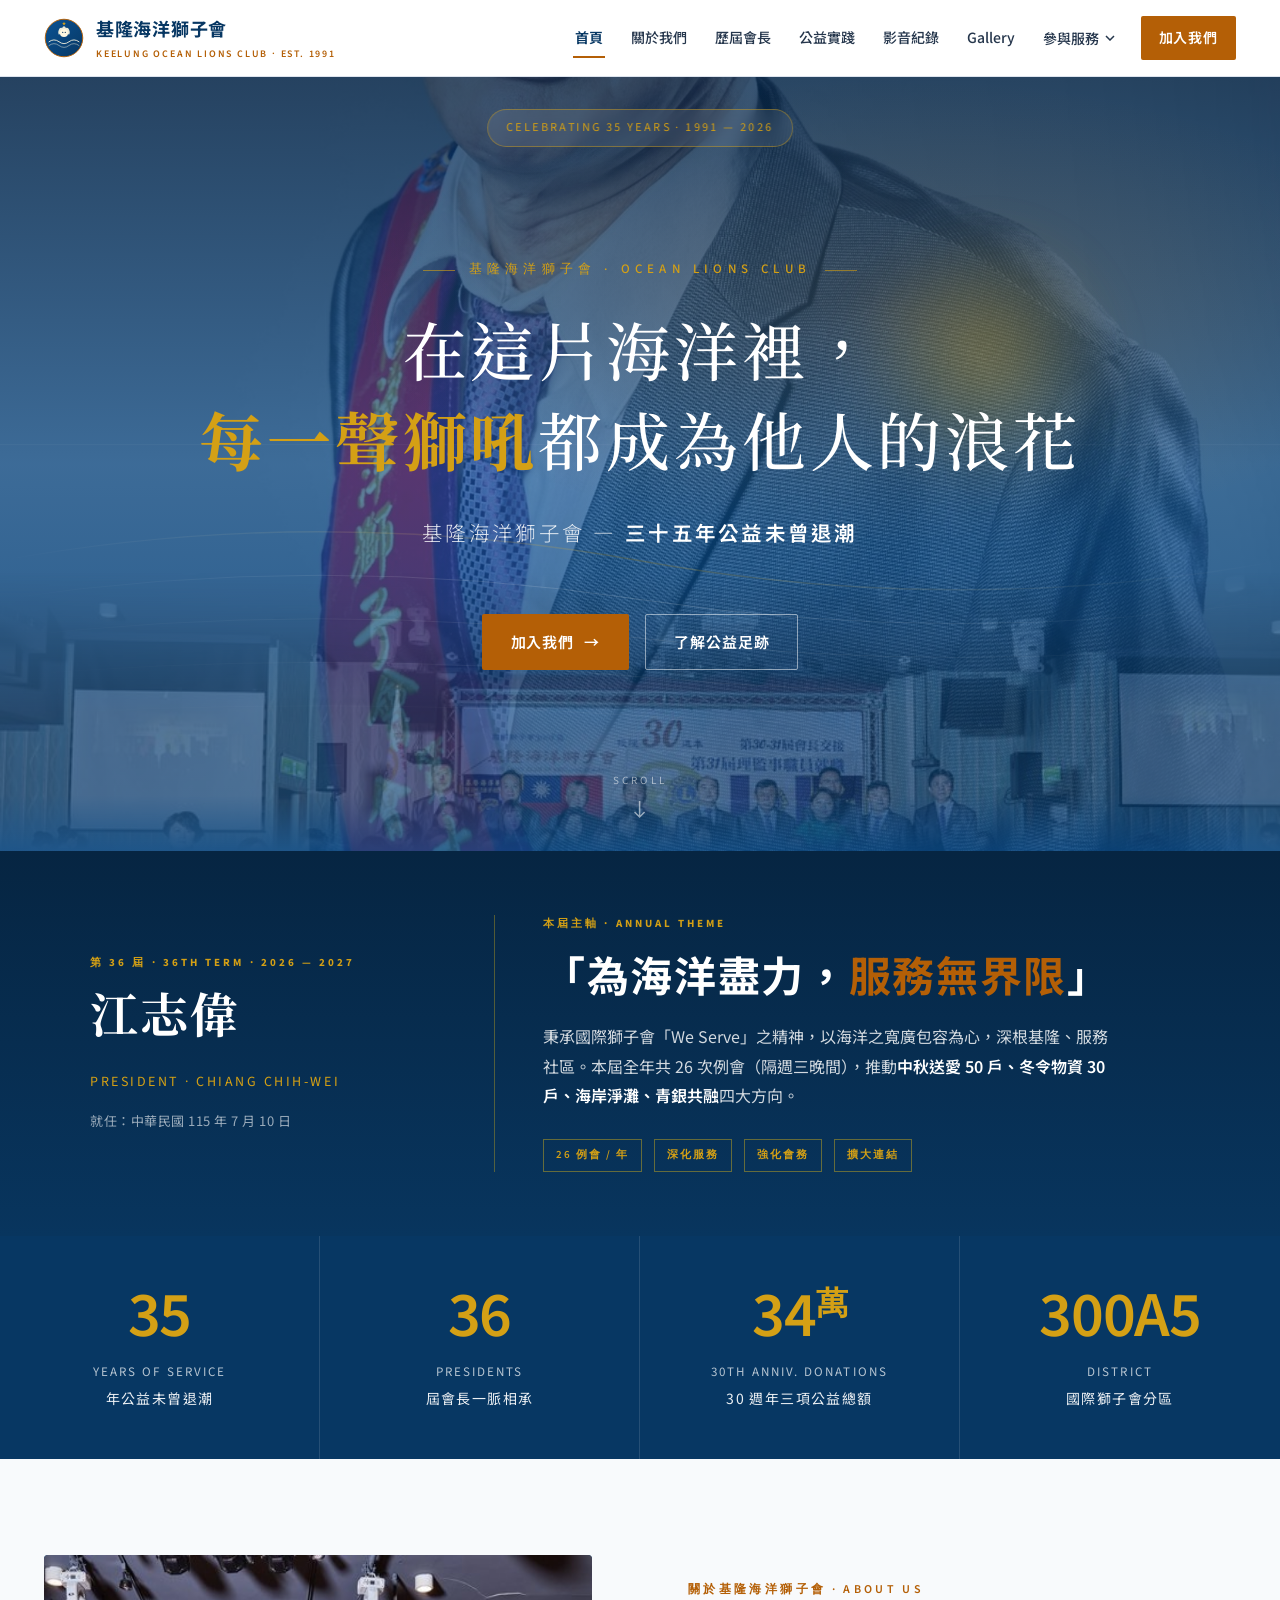
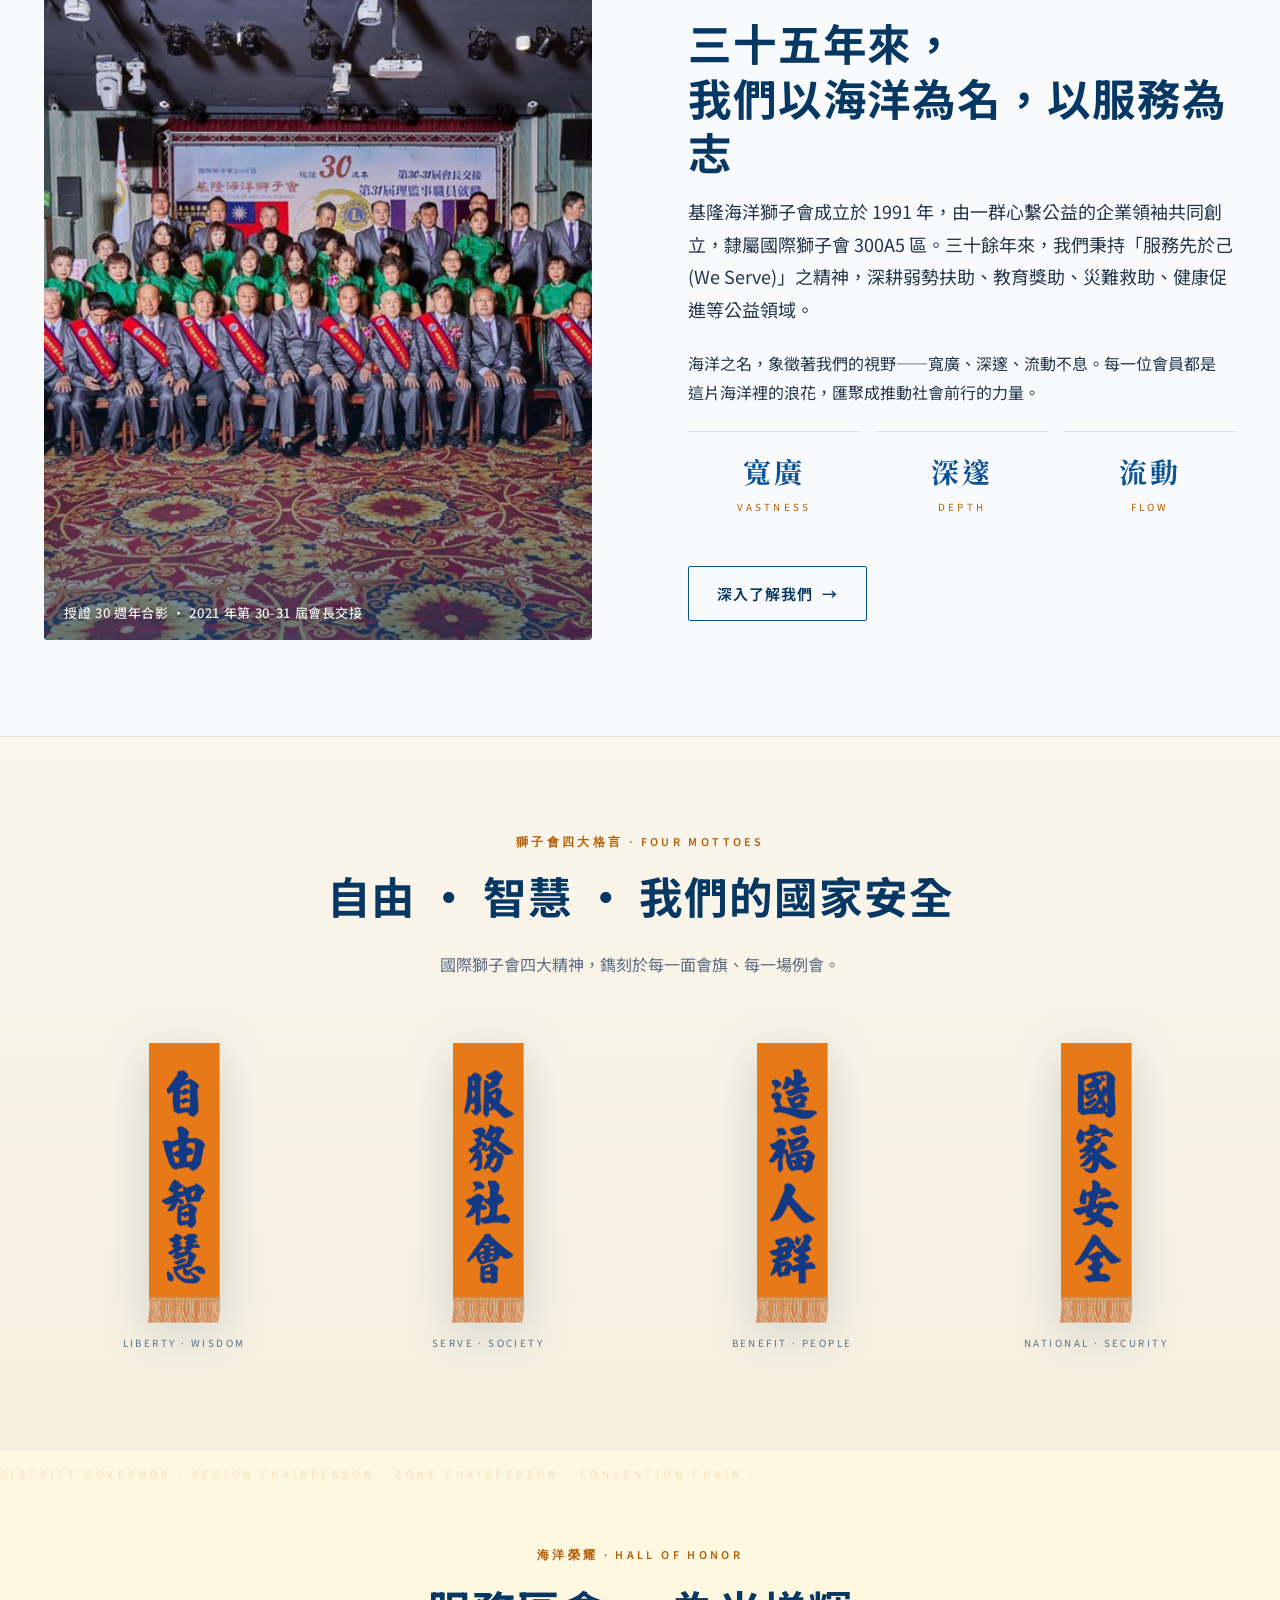
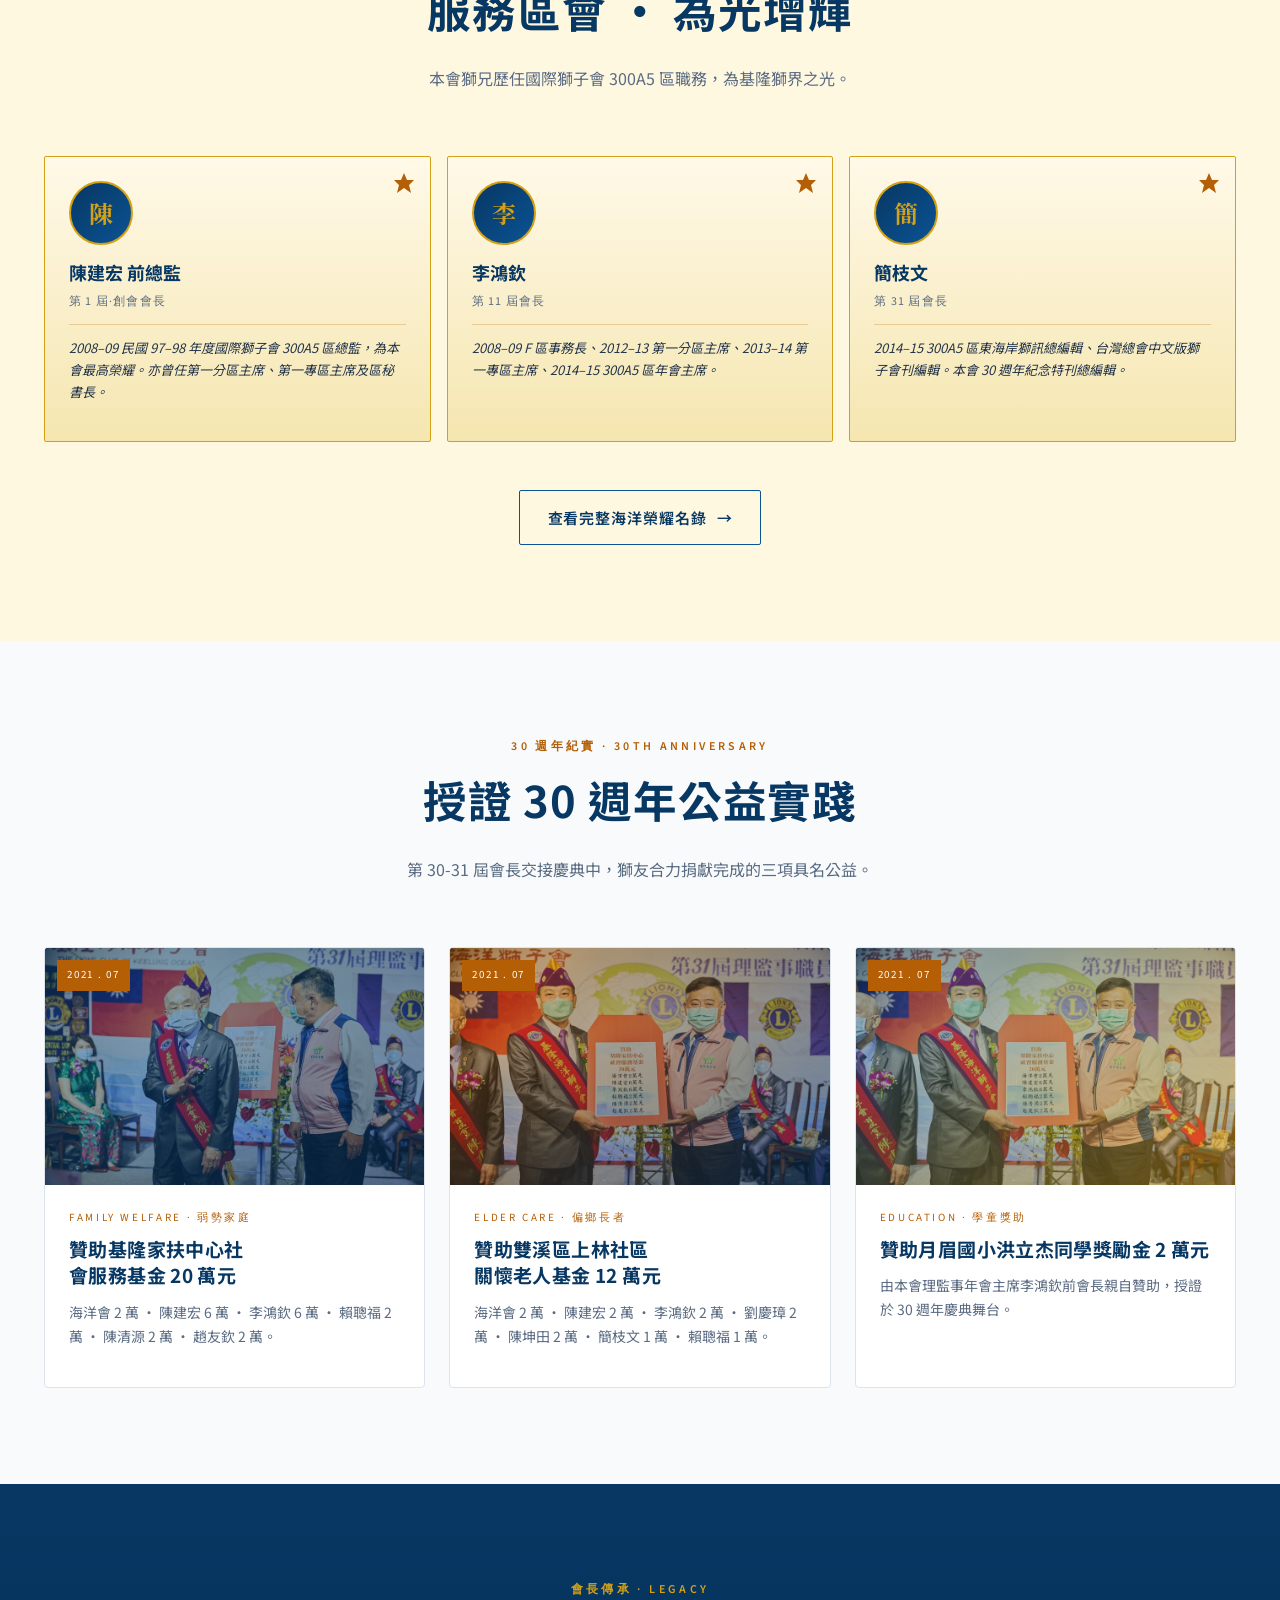
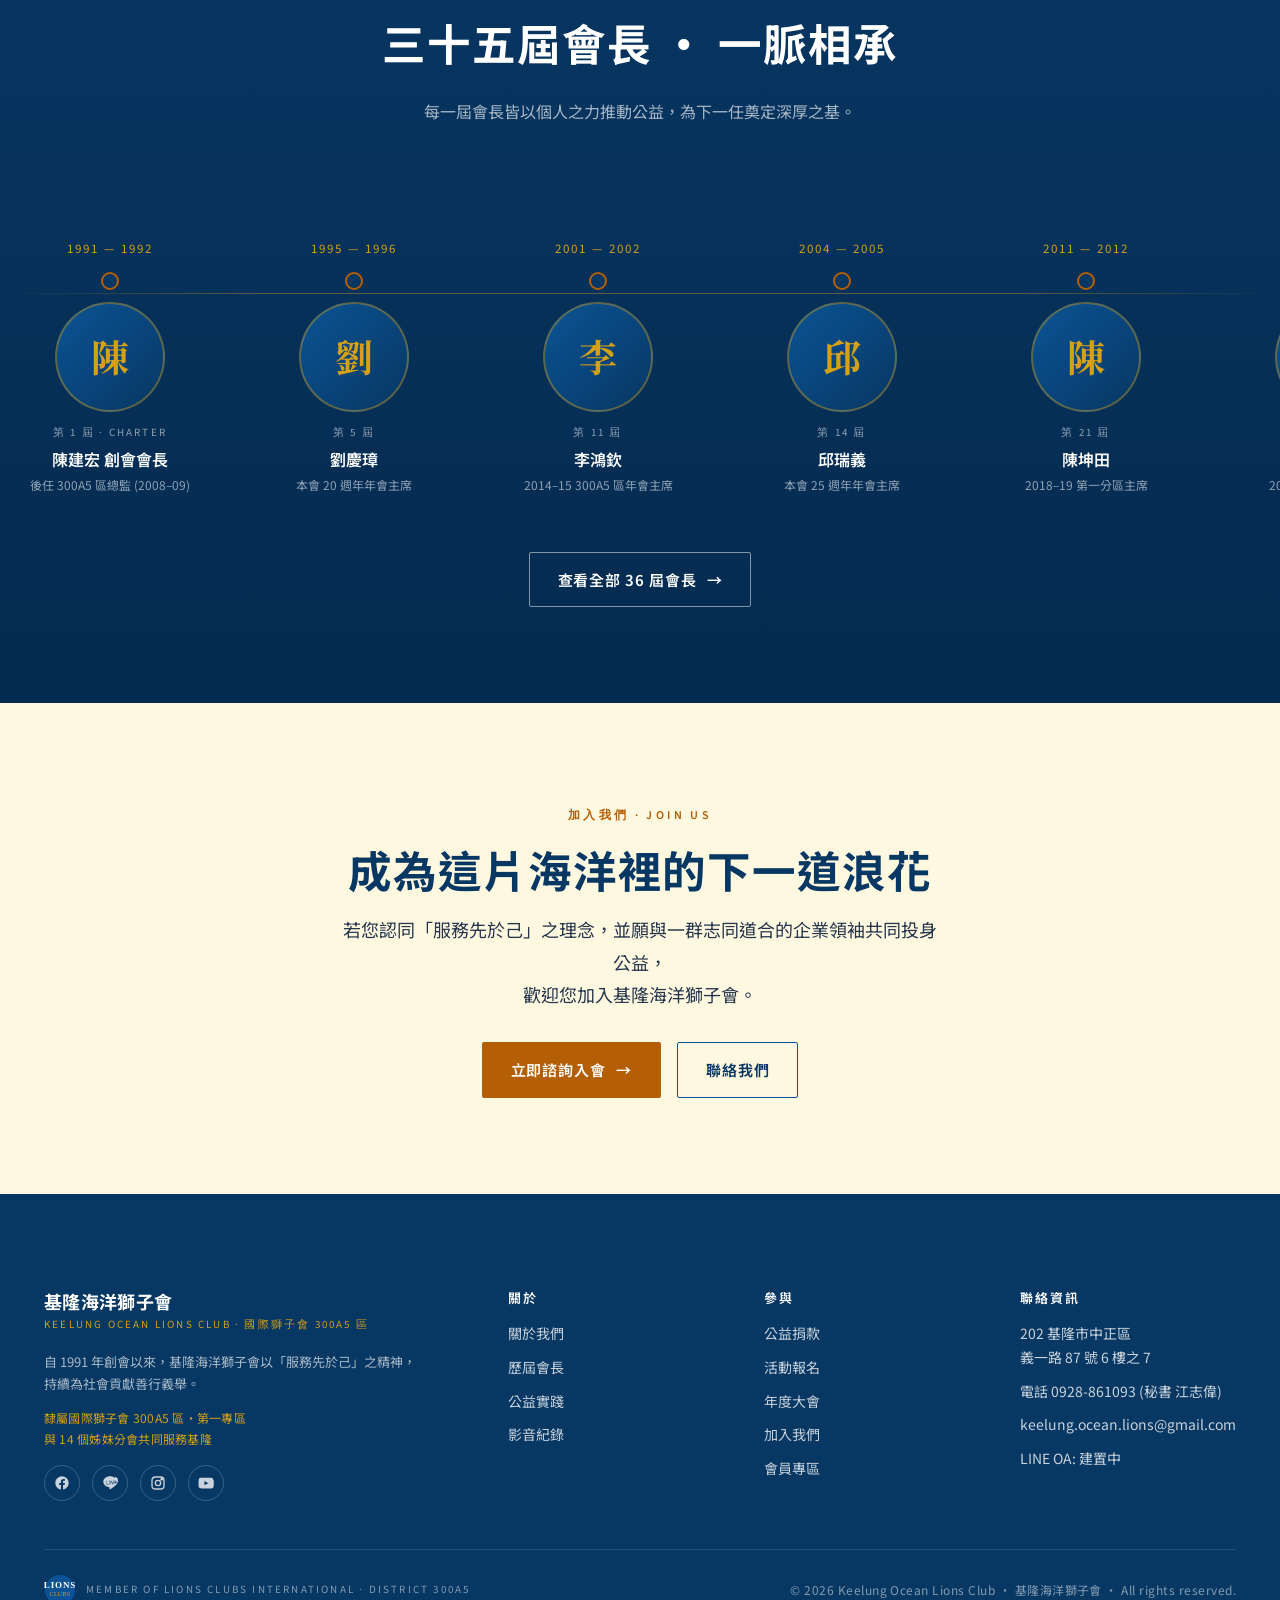
<file: index.html>
<!DOCTYPE html>
<html lang="zh-Hant">
<head>
<meta charset="UTF-8">
<meta name="viewport" content="width=device-width, initial-scale=1.0">
<title>基隆海洋獅子會 Keelung Ocean Lions Club · 三十五年公益未曾退潮</title>
<meta name="description" content="基隆海洋獅子會官方網站 — 自 1991 年創會，國際獅子會 300A5 區成員，長期投入弱勢關懷、教育助學與海洋保育。認識我們的公益實踐、歷屆會長與入會方式。">
<link rel="canonical" href="https://keelung-ocean-lions.netlify.app/">
<meta property="og:type" content="website">
<meta property="og:site_name" content="基隆海洋獅子會">
<meta property="og:locale" content="zh_TW">
<meta property="og:title" content="基隆海洋獅子會 Keelung Ocean Lions Club · 三十五年公益未曾退潮">
<meta property="og:description" content="基隆海洋獅子會官方網站 — 自 1991 年創會，國際獅子會 300A5 區成員，長期投入弱勢關懷、教育助學與海洋保育。認識我們的公益實踐、歷屆會長與入會方式。">
<meta property="og:url" content="https://keelung-ocean-lions.netlify.app/">
<meta property="og:image" content="https://keelung-ocean-lions.netlify.app/assets/photos/keelung-ocean.jpg">
<meta name="twitter:card" content="summary_large_image">
<meta name="twitter:title" content="基隆海洋獅子會 Keelung Ocean Lions Club · 三十五年公益未曾退潮">
<meta name="twitter:description" content="基隆海洋獅子會官方網站 — 自 1991 年創會，國際獅子會 300A5 區成員，長期投入弱勢關懷、教育助學與海洋保育。認識我們的公益實踐、歷屆會長與入會方式。">
<meta name="twitter:image" content="https://keelung-ocean-lions.netlify.app/assets/photos/keelung-ocean.jpg">
<script type="application/ld+json">
{
  "@context": "https://schema.org",
  "@type": "NGO",
  "name": "基隆海洋獅子會",
  "alternateName": "Keelung Ocean Lions Club",
  "url": "https://keelung-ocean-lions.netlify.app/",
  "logo": "https://keelung-ocean-lions.netlify.app/assets/lions/lions-logo.png",
  "image": "https://keelung-ocean-lions.netlify.app/assets/photos/keelung-ocean.jpg",
  "description": "基隆海洋獅子會自 1991 年創會，長期投入弱勢關懷、教育助學與海洋保育，以「為海洋盡力，服務無界限」深耕基隆在地公益。",
  "foundingDate": "1991",
  "email": "keelung.ocean.lions@gmail.com",
  "address": {
    "@type": "PostalAddress",
    "streetAddress": "義一路 87 號 6 樓之 7",
    "addressLocality": "中正區",
    "addressRegion": "基隆市",
    "postalCode": "202",
    "addressCountry": "TW"
  },
  "telephone": "+886-928-861093",
  "areaServed": {
    "@type": "City",
    "name": "基隆市"
  },
  "memberOf": {
    "@type": "Organization",
    "name": "Lions Clubs International District 300A5",
    "url": "https://www.lionsclubs.org/"
  }
}
</script>
<link rel="preconnect" href="https://fonts.googleapis.com">
<link rel="preconnect" href="https://fonts.gstatic.com" crossorigin>
<link href="https://fonts.googleapis.com/css2?family=Noto+Sans+TC:wght@300;400;500;600;700;900&family=Noto+Serif+TC:wght@500;700&family=Source+Sans+3:wght@300;400;500;600;700&display=swap" rel="stylesheet">
<link rel="stylesheet" href="assets/styles.css">
<script src="https://identity.netlify.com/v1/netlify-identity-widget.js"></script>
<style>
  /* ===== Hero ===== */
  .hero {
    position: relative;
    min-height: 86vh;
    color: white;
    overflow: hidden;
    display: grid;
    place-items: center;
    isolation: isolate;
  }
  .hero__bg {
    position: absolute; inset: 0;
    background:
      linear-gradient(180deg, rgba(5,42,79,0.78) 0%, rgba(11,83,148,0.65) 50%, rgba(10,74,133,0.85) 100%),
      url("assets/photos/keelung-ocean.jpg") center 40% / cover no-repeat;
    z-index: -2;
  }
  .hero__bg::after {
    content: "";
    position: absolute; inset: 0;
    background: radial-gradient(ellipse 70% 50% at 70% 30%, rgba(180,95,6,0.18), transparent 60%);
    pointer-events: none;
  }
  .hero__photo-strip {
    position: absolute;
    inset: auto 0 0 0;
    height: 32vh; max-height: 280px;
    z-index: -1;
    opacity: 0.32;
    mask-image: linear-gradient(180deg, transparent 0%, black 50%, black 80%, transparent 100%);
    -webkit-mask-image: linear-gradient(180deg, transparent 0%, black 50%, black 80%, transparent 100%);
    overflow: hidden;
  }
  .hero__photo-strip img {
    width: 100%; height: 100%; object-fit: cover; object-position: center 35%;
    filter: grayscale(0.2) contrast(1.05) brightness(0.9);
  }
  .hero__waves {
    position: absolute;
    inset: 0;
    z-index: -1;
    opacity: 0.45;
  }
  .hero__waves svg { width: 100%; height: 100%; display: block; }

  .hero__sun {
    position: absolute;
    top: 18%;
    right: 12%;
    width: 280px; height: 280px;
    border-radius: 50%;
    background: radial-gradient(circle, rgba(212,160,21,0.35) 0%, rgba(212,160,21,0.08) 50%, transparent 70%);
    filter: blur(20px);
    z-index: -1;
  }

  .hero__inner {
    position: relative;
    text-align: center;
    padding: var(--s-9) var(--s-5);
    max-width: 1100px;
  }

  .hero__eyebrow {
    font-family: var(--font-en);
    font-size: 13px;
    letter-spacing: 0.4em;
    color: var(--lion-gold-soft);
    text-transform: uppercase;
    font-weight: 500;
    margin-bottom: var(--s-5);
  }

  .hero__eyebrow::before, .hero__eyebrow::after {
    content: "";
    display: inline-block;
    width: 32px; height: 1px;
    background: var(--lion-gold-soft);
    vertical-align: middle;
    margin: 0 14px;
    opacity: 0.6;
  }

  .hero h1 {
    font-size: clamp(34px, 5.5vw, 64px);
    color: white;
    line-height: 1.4;
    font-weight: 500;
    letter-spacing: 0.06em;
    font-family: var(--font-serif);
    margin-bottom: var(--s-6);
  }

  .hero h1 .accent {
    color: var(--lion-gold-soft);
    font-weight: 700;
  }

  .hero__sub {
    font-size: clamp(17px, 1.6vw, 22px);
    color: rgba(255,255,255,0.86);
    margin-bottom: var(--s-8);
    letter-spacing: 0.16em;
    font-weight: 300;
  }

  .hero__sub strong {
    color: white;
    font-weight: 600;
  }

  .hero__ctas {
    display: flex;
    gap: var(--s-4);
    justify-content: center;
    flex-wrap: wrap;
  }

  .hero__scroll {
    position: absolute;
    bottom: 32px;
    left: 50%;
    transform: translateX(-50%);
    color: rgba(255,255,255,0.55);
    font-family: var(--font-en);
    font-size: 11px;
    letter-spacing: 0.3em;
    text-transform: uppercase;
    text-align: center;
  }
  .hero__scroll svg { display: block; margin: 8px auto 0; animation: bob 2.4s ease-in-out infinite; }
  @keyframes bob { 0%,100% {transform: translateY(0);} 50% {transform: translateY(6px);} }

  /* Floating gold chip on hero */
  .hero__chip {
    position: absolute;
    top: 32px;
    left: 50%;
    transform: translateX(-50%);
    background: rgba(255,255,255,0.08);
    backdrop-filter: blur(8px);
    border: 1px solid rgba(212,160,21,0.45);
    color: var(--lion-gold-soft);
    padding: 8px 18px;
    border-radius: 999px;
    font-size: 12px;
    letter-spacing: 0.2em;
    font-family: var(--font-en);
    white-space: nowrap;
  }
  @media (max-width: 1024px) {
    .hero__chip { display: none; }
  }

  /* ===== Stats strip ===== */
  .stats-strip {
    background: var(--sea-ink);
    color: white;
  }

  /* ===== About preview ===== */
  .about-preview {
    display: grid;
    grid-template-columns: 1fr 1fr;
    gap: var(--s-9);
    align-items: center;
  }
  .about-preview__img {
    aspect-ratio: 4/5;
    background: linear-gradient(135deg, #0B5394 0%, #073763 100%);
    border-radius: 4px;
    position: relative;
    overflow: hidden;
  }
  .about-preview__img::before {
    content: "";
    position: absolute;
    inset: 0;
    background: linear-gradient(180deg, transparent 50%, rgba(7,55,99,0.55) 100%);
    pointer-events: none;
    z-index: 1;
  }
  .about-preview__caption {
    position: absolute;
    bottom: 16px; left: 20px;
    color: rgba(255,255,255,0.92);
    font-size: 13px;
    letter-spacing: 0.05em;
    z-index: 2;
    font-weight: 500;
    text-shadow: 0 1px 4px rgba(0,0,0,0.4);
  }
  .about-preview__img svg { width: 100%; height: 100%; opacity: 0.4; }

  .about-preview__text h2 {
    color: var(--sea-ink);
  }
  .about-preview__text .lede { margin-bottom: var(--s-5); }
  .about-preview__pillars {
    display: grid;
    grid-template-columns: repeat(3,1fr);
    gap: var(--s-4);
    margin: var(--s-5) 0 var(--s-6);
  }
  .pillar {
    text-align: center;
    padding: var(--s-4) var(--s-3);
    border-top: 1px solid var(--line);
  }
  .pillar__zh {
    font-family: var(--font-serif);
    font-size: 28px;
    font-weight: 700;
    color: var(--ocean-deep);
    letter-spacing: 0.1em;
  }
  .pillar__en {
    font-family: var(--font-en);
    font-size: 11px;
    letter-spacing: 0.28em;
    text-transform: uppercase;
    color: var(--lion-gold);
    margin-top: 4px;
  }

  @media (max-width: 880px) {
    .about-preview { grid-template-columns: 1fr; gap: var(--s-6); }
  }

  /* ===== Lions Mottoes (orange banners from PPT template) ===== */
  .mottoes {
    background: linear-gradient(180deg, #fbf6ec 0%, #f6efdf 100%);
    border-top: 1px solid rgba(11,83,148,0.08);
    border-bottom: 1px solid rgba(11,83,148,0.08);
  }
  .mottoes__grid {
    display: grid;
    grid-template-columns: repeat(4, 1fr);
    gap: var(--s-5);
    align-items: end;
    margin-top: var(--s-7);
  }
  @media (max-width: 800px) {
    .mottoes__grid { grid-template-columns: repeat(2, 1fr); }
  }
  .motto {
    text-align: center;
    display: flex;
    flex-direction: column;
    align-items: center;
    gap: var(--s-3);
  }
  .motto img {
    width: auto;
    max-width: 100%;
    height: 280px;
    display: block;
    filter: drop-shadow(0 12px 24px rgba(7,55,99,0.18));
    transition: transform 0.4s ease;
  }
  .motto:hover img { transform: translateY(-6px); }
  .motto__caption {
    font-family: var(--font-en);
    font-size: 11px;
    letter-spacing: 0.22em;
    color: var(--sea-ink);
    opacity: 0.65;
  }

  /* ===== Ambassador wall preview ===== */
  .amb-wall {
    background: var(--sand-gold);
    position: relative;
    overflow: hidden;
  }
  .amb-wall::before {
    content: "DISTRICT GOVERNOR · REGION CHAIRPERSON · ZONE CHAIRPERSON · CONVENTION CHAIR · ";
    position: absolute;
    top: 16px; left: 0; right: 0;
    font-family: var(--font-en);
    font-size: 11px;
    letter-spacing: 0.4em;
    color: rgba(180,95,6,0.18);
    white-space: nowrap;
    pointer-events: none;
  }

  .amb-grid {
    display: grid;
    grid-template-columns: repeat(3, 1fr);
    gap: var(--s-4);
    margin-top: var(--s-7);
  }
  .amb-card {
    background: linear-gradient(180deg, #fff9e8 0%, #f5e6b0 100%);
    border: 1px solid #d4a015;
    padding: var(--s-5);
    border-radius: 2px;
    position: relative;
    overflow: hidden;
    transition: transform .35s var(--ease), box-shadow .35s var(--ease);
  }
  .amb-card:hover {
    transform: translateY(-3px);
    box-shadow: 0 18px 40px -16px rgba(180,95,6,0.4);
  }
  .amb-card::before {
    content: "";
    position: absolute;
    inset: 0;
    background: linear-gradient(110deg, transparent 30%, rgba(255,255,255,0.6) 50%, transparent 70%);
    transform: translateX(-100%);
    transition: transform .8s ease;
  }
  .amb-card:hover::before { transform: translateX(100%); }

  .amb-card__star {
    position: absolute;
    top: 14px; right: 14px;
    color: #B45F06;
  }
  .amb-card__photo {
    width: 64px; height: 64px;
    border-radius: 50%;
    background: linear-gradient(135deg, #073763, #0B5394);
    display: grid; place-items: center;
    color: var(--lion-gold-soft);
    font-family: var(--font-serif);
    font-size: 24px;
    font-weight: 700;
    margin-bottom: var(--s-3);
    border: 2px solid #d4a015;
  }
  .amb-card__name {
    font-size: 18px;
    font-weight: 700;
    color: var(--sea-ink);
    margin-bottom: 4px;
  }
  .amb-card__meta {
    font-size: 12px;
    color: var(--ink-500);
    font-family: var(--font-en);
    letter-spacing: 0.1em;
    margin-bottom: var(--s-3);
  }
  .amb-card__quote {
    font-size: 13px;
    color: var(--ink-700);
    line-height: 1.7;
    border-top: 1px solid rgba(180,95,6,0.25);
    padding-top: var(--s-3);
    font-style: italic;
  }

  @media (max-width: 880px) {
    .amb-grid { grid-template-columns: 1fr; }
  }

  /* ===== Activities grid ===== */
  .acts-grid {
    display: grid;
    grid-template-columns: repeat(3, 1fr);
    gap: var(--s-5);
  }
  .act-card__img {
    aspect-ratio: 16/10;
    background: linear-gradient(135deg, #0B5394, #073763);
    position: relative;
    overflow: hidden;
  }
  .act-card__img svg { position: absolute; inset: 0; opacity: 0.35; }
  .act-card__img--photo img {
    position: absolute; inset: 0;
    width: 100%; height: 100%;
    object-fit: cover;
    display: block;
  }
  .act-card__img--photo::after {
    content: "";
    position: absolute; inset: 0;
    background: var(--tint, linear-gradient(135deg, rgba(11,83,148,0.5), rgba(7,55,99,0.6)));
    pointer-events: none;
  }
  .act-card__img--photo .act-card__date { z-index: 2; }
  .act-card__date {
    position: absolute;
    top: 12px; left: 12px;
    background: var(--lion-gold);
    color: white;
    padding: 6px 10px;
    font-size: 11px;
    font-family: var(--font-en);
    letter-spacing: 0.16em;
  }
  .act-card__body { padding: var(--s-5); }
  .act-card__cat {
    font-family: var(--font-en);
    font-size: 11px;
    letter-spacing: 0.24em;
    color: var(--lion-gold);
    text-transform: uppercase;
    margin-bottom: 8px;
  }
  .act-card__title {
    font-size: 19px;
    font-weight: 700;
    color: var(--sea-ink);
    line-height: 1.4;
    margin-bottom: var(--s-3);
  }
  .act-card__excerpt {
    font-size: 14px;
    color: var(--ink-500);
    line-height: 1.7;
  }
  @media (max-width: 880px) {
    .acts-grid { grid-template-columns: 1fr; }
  }

  /* ===== Presidents carousel (timeline) ===== */
  .pres-timeline {
    background: linear-gradient(180deg, #073763 0%, #052a4f 100%);
    color: white;
    position: relative;
    overflow: hidden;
  }
  .pres-timeline::before {
    content: "";
    position: absolute;
    top: 50%;
    left: 0; right: 0;
    height: 1px;
    background: linear-gradient(90deg, transparent, rgba(212,160,21,0.4) 20%, rgba(212,160,21,0.4) 80%, transparent);
  }
  .pres-rail {
    display: flex;
    gap: var(--s-5);
    overflow-x: auto;
    padding: var(--s-7) var(--s-5) var(--s-5);
    scroll-snap-type: x mandatory;
  }
  .pres-rail::-webkit-scrollbar { height: 4px; }
  .pres-rail::-webkit-scrollbar-thumb { background: var(--lion-gold); }
  .pres-rail::-webkit-scrollbar-track { background: rgba(255,255,255,0.08); }

  .pres-card {
    flex-shrink: 0;
    width: 220px;
    scroll-snap-align: start;
    text-align: center;
    cursor: pointer;
  }
  .pres-card__yr {
    font-family: var(--font-en);
    font-size: 13px;
    color: var(--lion-gold-soft);
    letter-spacing: 0.16em;
    margin-bottom: var(--s-3);
  }
  .pres-card__node {
    width: 18px; height: 18px;
    border: 2px solid var(--lion-gold);
    border-radius: 50%;
    background: var(--sea-ink);
    margin: 0 auto var(--s-3);
    transition: all .25s var(--ease);
  }
  .pres-card:hover .pres-card__node {
    background: var(--lion-gold);
    transform: scale(1.3);
  }
  .pres-card__photo {
    width: 110px; height: 110px;
    border-radius: 50%;
    margin: 0 auto var(--s-3);
    background: linear-gradient(135deg, #0B5394, #073763);
    display: grid; place-items: center;
    color: var(--lion-gold-soft);
    font-family: var(--font-serif);
    font-size: 38px;
    font-weight: 700;
    border: 2px solid rgba(212,160,21,0.4);
    transition: border-color .3s var(--ease);
  }
  .pres-card:hover .pres-card__photo { border-color: var(--lion-gold); }
  .pres-card__term {
    font-family: var(--font-en);
    font-size: 11px;
    letter-spacing: 0.2em;
    color: rgba(255,255,255,0.55);
    margin-bottom: 4px;
  }
  .pres-card__name {
    font-size: 16px;
    font-weight: 600;
    color: white;
    margin-bottom: 2px;
  }
  .pres-card__title {
    font-size: 12px;
    color: rgba(255,255,255,0.55);
  }

  /* ===== Section ornament: ring ===== */
  .ring-orn {
    width: 120px; height: 120px;
    margin: 0 auto var(--s-5);
    position: relative;
  }
</style>
</head>
<body data-page="home">

<div id="site-nav"></div>

<!-- ============== HERO ============== -->
<section class="hero">
  <div class="hero__bg"></div>
  <div class="hero__sun"></div>
  <div class="hero__waves" aria-hidden="true">
    <svg viewBox="0 0 1440 800" preserveAspectRatio="none">
      <defs>
        <linearGradient id="waveLine1" x1="0" y1="0" x2="1" y2="0">
          <stop offset="0" stop-color="#fff" stop-opacity="0"/>
          <stop offset="0.5" stop-color="#d4a015" stop-opacity="0.5"/>
          <stop offset="1" stop-color="#fff" stop-opacity="0"/>
        </linearGradient>
        <linearGradient id="waveLine2" x1="0" y1="0" x2="1" y2="0">
          <stop offset="0" stop-color="#fff" stop-opacity="0"/>
          <stop offset="0.5" stop-color="#fff" stop-opacity="0.4"/>
          <stop offset="1" stop-color="#fff" stop-opacity="0"/>
        </linearGradient>
      </defs>
      <path d="M0,500 Q360,440 720,500 T1440,500" fill="none" stroke="url(#waveLine1)" stroke-width="1.5"/>
      <path d="M0,540 Q360,490 720,540 T1440,540" fill="none" stroke="url(#waveLine2)" stroke-width="1"/>
      <path d="M0,580 Q360,540 720,580 T1440,580" fill="none" stroke="url(#waveLine2)" stroke-width="1" opacity="0.7"/>
      <path d="M0,620 Q360,590 720,620 T1440,620" fill="none" stroke="url(#waveLine2)" stroke-width="1" opacity="0.5"/>
      <path d="M0,660 Q360,640 720,660 T1440,660" fill="none" stroke="url(#waveLine2)" stroke-width="1" opacity="0.3"/>
      <!-- distant horizon -->
      <line x1="0" y1="380" x2="1440" y2="380" stroke="rgba(255,255,255,0.1)" stroke-width="1"/>
    </svg>
  </div>

  <div class="hero__chip">CELEBRATING 35 YEARS · 1991 — 2026</div>

  <!-- hero supporting photo strip -->
  <div class="hero__photo-strip" aria-hidden="true">
    <img src="assets/photos/group-2.jpg" alt="" />
  </div>

  <div class="hero__inner">
    <div class="hero__eyebrow">基隆海洋獅子會 · OCEAN LIONS CLUB</div>
    <h1>
      在這片海洋裡，<br>
      <span class="accent">每一聲獅吼</span>都成為他人的浪花
    </h1>
    <div class="hero__sub">
      基隆海洋獅子會 — <strong>三十五年公益未曾退潮</strong>
    </div>
    <div class="hero__ctas">
      <a href="join.html" class="btn btn--gold">加入我們 <span class="arrow">→</span></a>
      <a href="service.html" class="btn btn--outline-white">了解公益足跡</a>
    </div>
  </div>

  <div class="hero__scroll">
    SCROLL
    <svg width="14" height="20" viewBox="0 0 14 20" fill="none" stroke="currentColor" stroke-width="1.5"><path d="M7 2 V18 M2 13 L7 18 L12 13"/></svg>
  </div>
</section>

<!-- ============== 36TH TERM THEME ============== -->
<section class="section" style="background:linear-gradient(180deg, #062542 0%, #08355e 100%); padding: 64px 0;">
  <div class="container">
    <div style="display:grid; grid-template-columns: 1fr 2fr; gap: 56px; align-items:center; max-width:1100px; margin:0 auto;">
      <div>
        <div style="font-family:var(--font-en); font-size:11px; letter-spacing:0.28em; font-weight:700; color:var(--lion-gold-soft); margin-bottom:14px;">第 36 屆 · 36TH TERM · 2026 — 2027</div>
        <div style="font-family:var(--font-serif); font-size:48px; font-weight:700; color:#fff; line-height:1.1; letter-spacing:0.04em;">江志偉<br><span style="font-size:14px; font-weight:400; color:var(--lion-gold-soft); letter-spacing:0.18em; font-family:var(--font-en);">PRESIDENT · CHIANG CHIH-WEI</span></div>
        <div style="margin-top:18px; font-size:13px; color:rgba(255,255,255,0.6); letter-spacing:0.04em;">就任：中華民國 115 年 7 月 10 日</div>
      </div>
      <div style="border-left: 1px solid rgba(241,196,15,0.32); padding-left: 48px;">
        <div style="font-family:var(--font-en); font-size:11px; letter-spacing:0.28em; font-weight:700; color:var(--lion-gold-soft); margin-bottom:14px;">本屆主軸 · ANNUAL THEME</div>
        <h2 style="color:#fff; font-size:42px; line-height:1.25; margin:0 0 22px; letter-spacing:0.04em;">「為海洋盡力，<span style="color:var(--lion-gold);">服務無界限</span>」</h2>
        <p style="color:rgba(255,255,255,0.82); font-size:16px; line-height:1.85; max-width:580px; margin:0 0 28px;">秉承國際獅子會「We Serve」之精神，以海洋之寬廣包容為心，深根基隆、服務社區。本屆全年共 26 次例會（隔週三晚間），推動<b style="color:#fff; font-weight:600;">中秋送愛 50 戶、冬令物資 30 戶、海岸淨灘、青銀共融</b>四大方向。</p>
        <div style="display:flex; flex-wrap:wrap; gap:10px 12px;">
          <span style="font-family:var(--font-en); font-size:11px; letter-spacing:0.18em; color:var(--lion-gold-soft); border:1px solid rgba(241,196,15,0.4); padding:6px 12px; font-weight:600;">26 例會 / 年</span>
          <span style="font-family:var(--font-en); font-size:11px; letter-spacing:0.18em; color:var(--lion-gold-soft); border:1px solid rgba(241,196,15,0.4); padding:6px 12px; font-weight:600;">深化服務</span>
          <span style="font-family:var(--font-en); font-size:11px; letter-spacing:0.18em; color:var(--lion-gold-soft); border:1px solid rgba(241,196,15,0.4); padding:6px 12px; font-weight:600;">強化會務</span>
          <span style="font-family:var(--font-en); font-size:11px; letter-spacing:0.18em; color:var(--lion-gold-soft); border:1px solid rgba(241,196,15,0.4); padding:6px 12px; font-weight:600;">擴大連結</span>
        </div>
      </div>
    </div>
  </div>
</section>

<!-- ============== STATS ============== -->
<section class="stats-strip">
  <div class="stats">
    <div class="stats__item">
      <span class="stats__num">35</span>
      <span class="stats__label">YEARS OF SERVICE</span>
      <span class="stats__zh">年公益未曾退潮</span>
    </div>
    <div class="stats__item">
      <span class="stats__num">36</span>
      <span class="stats__label">PRESIDENTS</span>
      <span class="stats__zh">屆會長一脈相承</span>
    </div>
    <div class="stats__item">
      <span class="stats__num">34<span style="font-size: 0.5em; vertical-align: super;">萬</span></span>
      <span class="stats__label">30TH ANNIV. DONATIONS</span>
      <span class="stats__zh">30 週年三項公益總額</span>
    </div>
    <div class="stats__item">
      <span class="stats__num">300A5</span>
      <span class="stats__label">DISTRICT</span>
      <span class="stats__zh">國際獅子會分區</span>
    </div>
  </div>
</section>

<!-- ============== ABOUT PREVIEW ============== -->
<section class="section">
  <div class="container">
    <div class="about-preview">
      <div class="about-preview__img">
        <img src="assets/photos/group-1.jpg" alt="基隆海洋獅子會授證 30 週年合影 · 第 30-31 屆會長交接" style="width:100%; height:100%; object-fit:cover; object-position: center 40%; display:block;">
        <div class="about-preview__caption">授證 30 週年合影 · 2021 年第 30-31 屆會長交接</div>
      </div>
      <div class="about-preview__text">
        <span class="eyebrow">關於基隆海洋獅子會 · ABOUT US</span>
        <h2>三十五年來，<br>我們以海洋為名，以服務為志</h2>
        <p class="lede">
          基隆海洋獅子會成立於 1991 年，由一群心繫公益的企業領袖共同創立，隸屬國際獅子會 300A5 區。三十餘年來，我們秉持「服務先於己 (We Serve)」之精神，深耕弱勢扶助、教育獎助、災難救助、健康促進等公益領域。
        </p>
        <p class="lede" style="font-size:16px;">
          海洋之名，象徵著我們的視野——寬廣、深邃、流動不息。每一位會員都是這片海洋裡的浪花，匯聚成推動社會前行的力量。
        </p>
        <div class="about-preview__pillars">
          <div class="pillar">
            <div class="pillar__zh">寬廣</div>
            <div class="pillar__en">Vastness</div>
          </div>
          <div class="pillar">
            <div class="pillar__zh">深邃</div>
            <div class="pillar__en">Depth</div>
          </div>
          <div class="pillar">
            <div class="pillar__zh">流動</div>
            <div class="pillar__en">Flow</div>
          </div>
        </div>
        <a href="about.html" class="btn btn--outline-ocean">深入了解我們 <span class="arrow">→</span></a>
      </div>
    </div>
  </div>
</section>

<!-- ============== LIONS FOUR MOTTOES ============== -->
<section class="section mottoes">
  <div class="container">
    <div class="section-title">
      <span class="eyebrow">獅子會四大格言 · FOUR MOTTOES</span>
      <h2>自由 · 智慧 · 我們的國家安全</h2>
      <p class="section-title__sub">國際獅子會四大精神，鐫刻於每一面會旗、每一場例會。</p>
    </div>
    <div class="mottoes__grid">
      <div class="motto">
        <img src="assets/lions/motto-1-liberty-wisdom.png" alt="自由智慧">
        <div class="motto__caption">LIBERTY · WISDOM</div>
      </div>
      <div class="motto">
        <img src="assets/lions/motto-2-serve-society.png" alt="服務社會">
        <div class="motto__caption">SERVE · SOCIETY</div>
      </div>
      <div class="motto">
        <img src="assets/lions/motto-3-benefit-people.png" alt="造福人群">
        <div class="motto__caption">BENEFIT · PEOPLE</div>
      </div>
      <div class="motto">
        <img src="assets/lions/motto-4-national-security.png" alt="國家安全">
        <div class="motto__caption">NATIONAL · SECURITY</div>
      </div>
    </div>
  </div>
</section>

<!-- ============== AMBASSADOR WALL PREVIEW ============== -->
<section class="section amb-wall">
  <div class="container">
    <div class="section-title">
      <span class="eyebrow">海洋榮耀 · HALL OF HONOR</span>
      <h2>服務區會 · 為光增輝</h2>
      <p class="section-title__sub">本會獅兄歷任國際獅子會 300A5 區職務，為基隆獅界之光。</p>
    </div>
    <div class="amb-grid">
      <article class="amb-card">
        <svg class="amb-card__star" width="24" height="24" viewBox="0 0 24 24" fill="currentColor"><polygon points="12,2 15,9 22,9 17,14 19,22 12,17 5,22 7,14 2,9 9,9"/></svg>
        <div class="amb-card__photo">陳</div>
        <div class="amb-card__name">陳建宏 前總監</div>
        <div class="amb-card__meta">第 1 屆·創會會長</div>
        <p class="amb-card__quote">2008–09 民國 97–98 年度國際獅子會 300A5 區總監，為本會最高榮耀。亦曾任第一分區主席、第一專區主席及區秘書長。</p>
      </article>
      <article class="amb-card">
        <svg class="amb-card__star" width="24" height="24" viewBox="0 0 24 24" fill="currentColor"><polygon points="12,2 15,9 22,9 17,14 19,22 12,17 5,22 7,14 2,9 9,9"/></svg>
        <div class="amb-card__photo">李</div>
        <div class="amb-card__name">李鴻欽</div>
        <div class="amb-card__meta">第 11 屆會長</div>
        <p class="amb-card__quote">2008–09 F 區事務長、2012–13 第一分區主席、2013–14 第一專區主席、2014–15 300A5 區年會主席。</p>
      </article>
      <article class="amb-card">
        <svg class="amb-card__star" width="24" height="24" viewBox="0 0 24 24" fill="currentColor"><polygon points="12,2 15,9 22,9 17,14 19,22 12,17 5,22 7,14 2,9 9,9"/></svg>
        <div class="amb-card__photo">簡</div>
        <div class="amb-card__name">簡枝文</div>
        <div class="amb-card__meta">第 31 屆會長</div>
        <p class="amb-card__quote">2014–15 300A5 區東海岸獅訊總編輯、台灣總會中文版獅子會刊編輯。本會 30 週年紀念特刊總編輯。</p>
      </article>
    </div>
    <div style="text-align:center; margin-top: var(--s-7);">
      <a href="history.html" class="btn btn--outline-ocean">查看完整海洋榮耀名錄 <span class="arrow">→</span></a>
    </div>
  </div>
</section>

<!-- ============== ACTIVITIES — 30週年紀實 ============== -->
<section class="section">
  <div class="container">
    <div class="section-title">
      <span class="eyebrow">30 週年紀實 · 30TH ANNIVERSARY</span>
      <h2>授證 30 週年公益實踐</h2>
      <p class="section-title__sub">第 30-31 屆會長交接慶典中，獅友合力捐獻完成的三項具名公益。</p>
    </div>
    <div class="acts-grid">
      <article class="card act-card">
        <div class="act-card__img act-card__img--photo" style="--tint: linear-gradient(135deg, rgba(11,83,148,0.45), rgba(7,55,99,0.55));">
          <img src="assets/photos/service-1.jpg" alt="基隆海洋獅子會贈與基隆家扶中心 20 萬元社會服務基金" />
          <div class="act-card__date">2021 . 07</div>
        </div>
        <div class="act-card__body">
          <div class="act-card__cat">FAMILY WELFARE · 弱勢家庭</div>
          <h3 class="act-card__title">贊助基隆家扶中心社會服務基金 20 萬元</h3>
          <p class="act-card__excerpt">海洋會 2 萬 · 陳建宏 6 萬 · 李鴻欽 6 萬 · 賴聰福 2 萬 · 陳清源 2 萬 · 趙友欽 2 萬。</p>
        </div>
      </article>
      <article class="card act-card">
        <div class="act-card__img act-card__img--photo" style="--tint: linear-gradient(135deg, rgba(180,95,6,0.4), rgba(7,55,99,0.55));">
          <img src="assets/photos/service-2.jpg" alt="基隆海洋獅子會贊助雙溪區上林社區關懷老人基金 12 萬元" />
          <div class="act-card__date">2021 . 07</div>
        </div>
        <div class="act-card__body">
          <div class="act-card__cat">ELDER CARE · 偏鄉長者</div>
          <h3 class="act-card__title">贊助雙溪區上林社區關懷老人基金 12 萬元</h3>
          <p class="act-card__excerpt">海洋會 2 萬 · 陳建宏 2 萬 · 李鴻欽 2 萬 · 劉慶璋 2 萬 · 陳坤田 2 萬 · 簡枝文 1 萬 · 賴聰福 1 萬。</p>
        </div>
      </article>
      <article class="card act-card">
        <div class="act-card__img act-card__img--photo" style="--tint: linear-gradient(135deg, rgba(11,83,148,0.4), rgba(212,160,21,0.5));">
          <img src="assets/photos/service-3.jpg" alt="李鴻欽主席贊助月眉國小洪立杰獎勵金 2 萬元" />
          <div class="act-card__date">2021 . 07</div>
        </div>
        <div class="act-card__body">
          <div class="act-card__cat">EDUCATION · 學童獎助</div>
          <h3 class="act-card__title">贊助月眉國小洪立杰同學獎勵金 2 萬元</h3>
          <p class="act-card__excerpt">由本會理監事年會主席李鴻欽前會長親自贊助，授證於 30 週年慶典舞台。</p>
        </div>
      </article>
    </div>
  </div>
</section>

<!-- ============== PRESIDENTS TIMELINE ============== -->
<section class="pres-timeline section">
  <div class="container">
    <div class="section-title" style="color:white;">
      <span class="eyebrow on-dark">會長傳承 · LEGACY</span>
      <h2 style="color:white;">三十五屆會長 · 一脈相承</h2>
      <p class="section-title__sub" style="color: rgba(255,255,255,0.65);">每一屆會長皆以個人之力推動公益，為下一任奠定深厚之基。</p>
    </div>
  </div>
  <div class="pres-rail">
    <article class="pres-card">
      <div class="pres-card__yr">1991 — 1992</div>
      <div class="pres-card__node"></div>
      <div class="pres-card__photo">陳</div>
      <div class="pres-card__term">第 1 屆 · CHARTER</div>
      <div class="pres-card__name">陳建宏 創會會長</div>
      <div class="pres-card__title">後任 300A5 區總監 (2008–09)</div>
    </article>
    <article class="pres-card">
      <div class="pres-card__yr">1995 — 1996</div>
      <div class="pres-card__node"></div>
      <div class="pres-card__photo">劉</div>
      <div class="pres-card__term">第 5 屆</div>
      <div class="pres-card__name">劉慶璋</div>
      <div class="pres-card__title">本會 20 週年年會主席</div>
    </article>
    <article class="pres-card">
      <div class="pres-card__yr">2001 — 2002</div>
      <div class="pres-card__node"></div>
      <div class="pres-card__photo">李</div>
      <div class="pres-card__term">第 11 屆</div>
      <div class="pres-card__name">李鴻欽</div>
      <div class="pres-card__title">2014–15 300A5 區年會主席</div>
    </article>
    <article class="pres-card">
      <div class="pres-card__yr">2004 — 2005</div>
      <div class="pres-card__node"></div>
      <div class="pres-card__photo">邱</div>
      <div class="pres-card__term">第 14 屆</div>
      <div class="pres-card__name">邱瑞義</div>
      <div class="pres-card__title">本會 25 週年年會主席</div>
    </article>
    <article class="pres-card">
      <div class="pres-card__yr">2011 — 2012</div>
      <div class="pres-card__node"></div>
      <div class="pres-card__photo">陳</div>
      <div class="pres-card__term">第 21 屆</div>
      <div class="pres-card__name">陳坤田</div>
      <div class="pres-card__title">2018–19 第一分區主席</div>
    </article>
    <article class="pres-card">
      <div class="pres-card__yr">2016 — 2017</div>
      <div class="pres-card__node"></div>
      <div class="pres-card__photo">簡</div>
      <div class="pres-card__term">第 26 屆</div>
      <div class="pres-card__name">簡國堂</div>
      <div class="pres-card__title">2021–22 第一分區主席</div>
    </article>
    <article class="pres-card">
      <div class="pres-card__yr">2021 — 2022</div>
      <div class="pres-card__node"></div>
      <div class="pres-card__photo">簡</div>
      <div class="pres-card__term">第 31 屆</div>
      <div class="pres-card__name">簡枝文</div>
      <div class="pres-card__title">30 週年紀念特刊總編輯</div>
    </article>
    <article class="pres-card">
      <div class="pres-card__yr">2025 — 2026</div>
      <div class="pres-card__node" style="background: var(--lion-gold); border-color: var(--lion-gold-soft);"></div>
      <div class="pres-card__photo" style="border-color: var(--lion-gold);">江</div>
      <div class="pres-card__term" style="color: var(--lion-gold-soft);">第 36 屆 · 現任</div>
      <div class="pres-card__name">江志偉</div>
      <div class="pres-card__title">年度主題：為海洋盡力，服務無界限</div>
    </article>
  </div>
  <div class="container" style="text-align:center; margin-top: var(--s-6);">
    <a href="presidents.html" class="btn btn--outline-white">查看全部 36 屆會長 <span class="arrow">→</span></a>
  </div>
</section>

<!-- ============== JOIN CTA ============== -->
<section class="section section--sand">
  <div class="container" style="text-align:center;">
    <span class="eyebrow">加入我們 · JOIN US</span>
    <h2>成為這片海洋裡的下一道浪花</h2>
    <p class="lede" style="margin: var(--s-4) auto var(--s-6); text-align:center;">
      若您認同「服務先於己」之理念，並願與一群志同道合的企業領袖共同投身公益，<br>
      歡迎您加入基隆海洋獅子會。
    </p>
    <div class="flex gap-4" style="justify-content:center; flex-wrap:wrap;">
      <a href="join.html" class="btn btn--gold">立即諮詢入會 <span class="arrow">→</span></a>
      <a href="contact.html" class="btn btn--outline-ocean">聯絡我們</a>
    </div>
  </div>
</section>

<div id="site-footer"></div>

<script src="assets/chrome.js"></script>
</body>
</html>
</file>
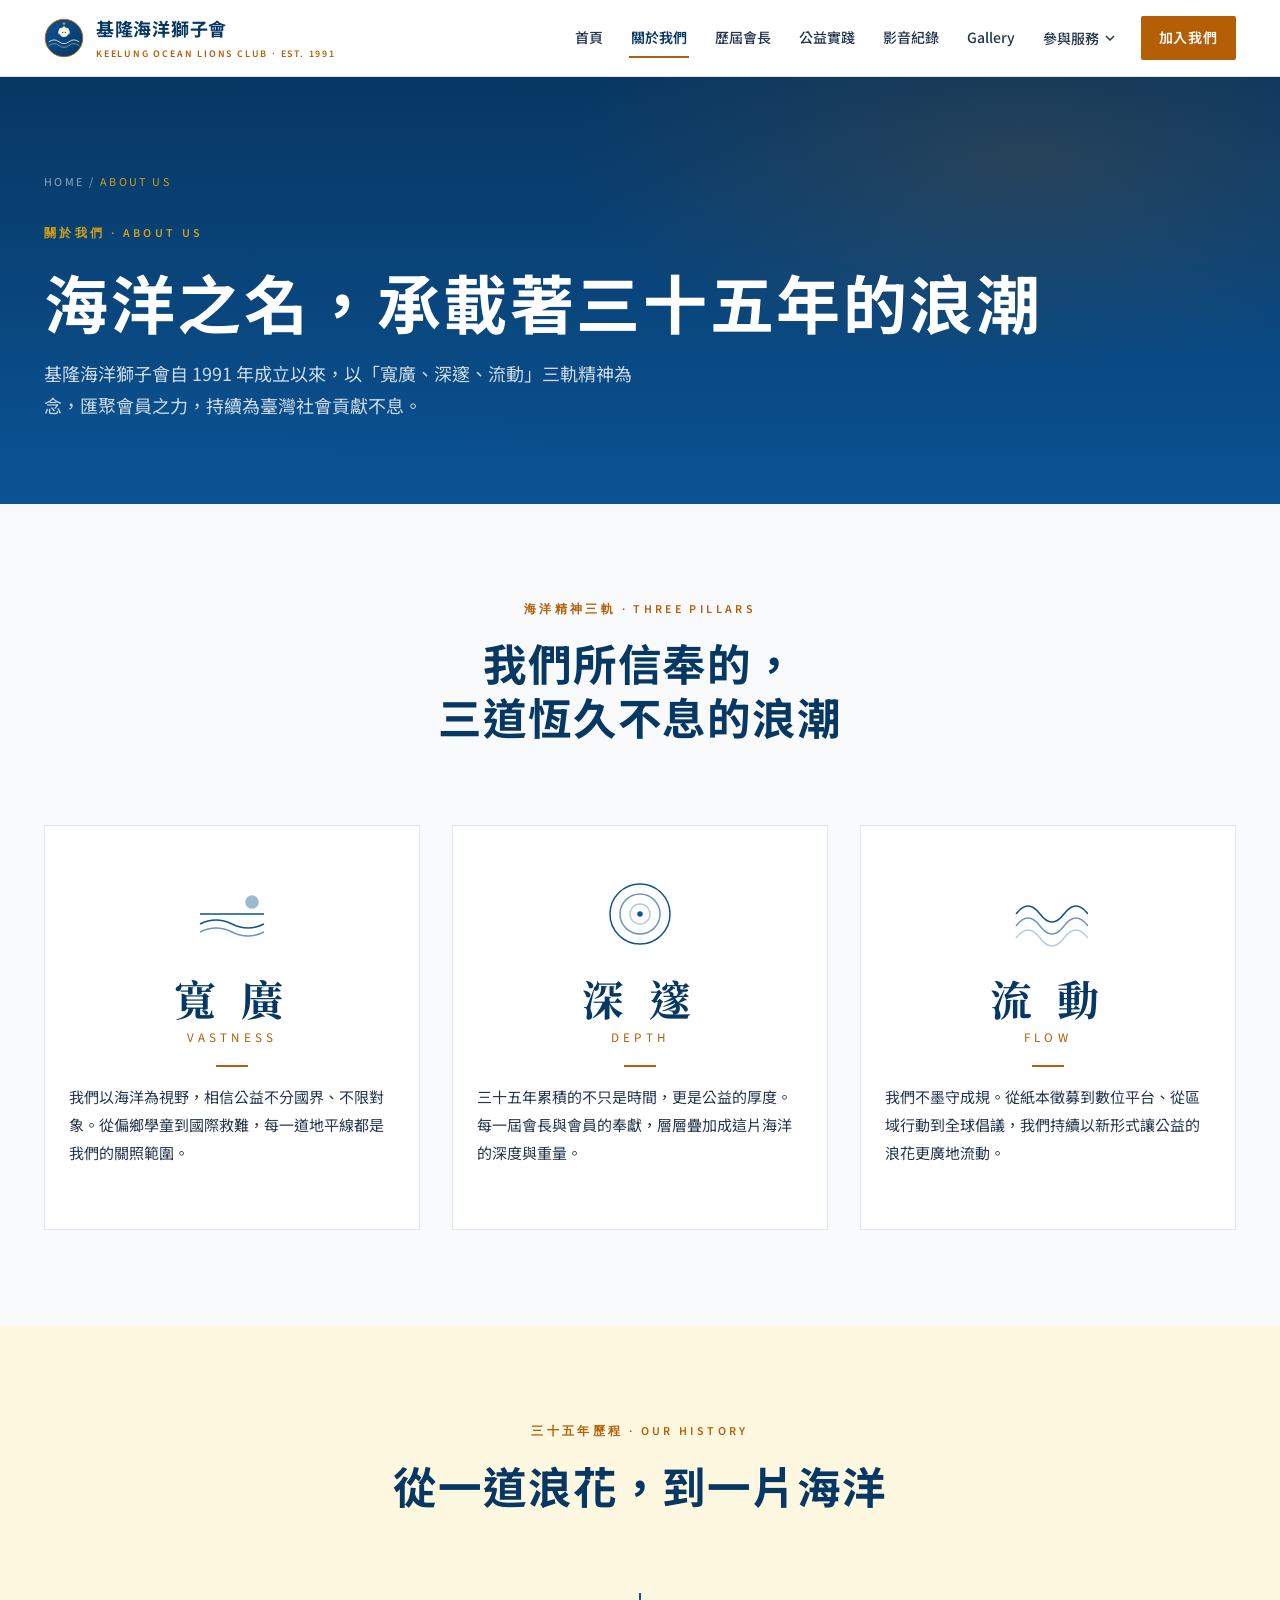
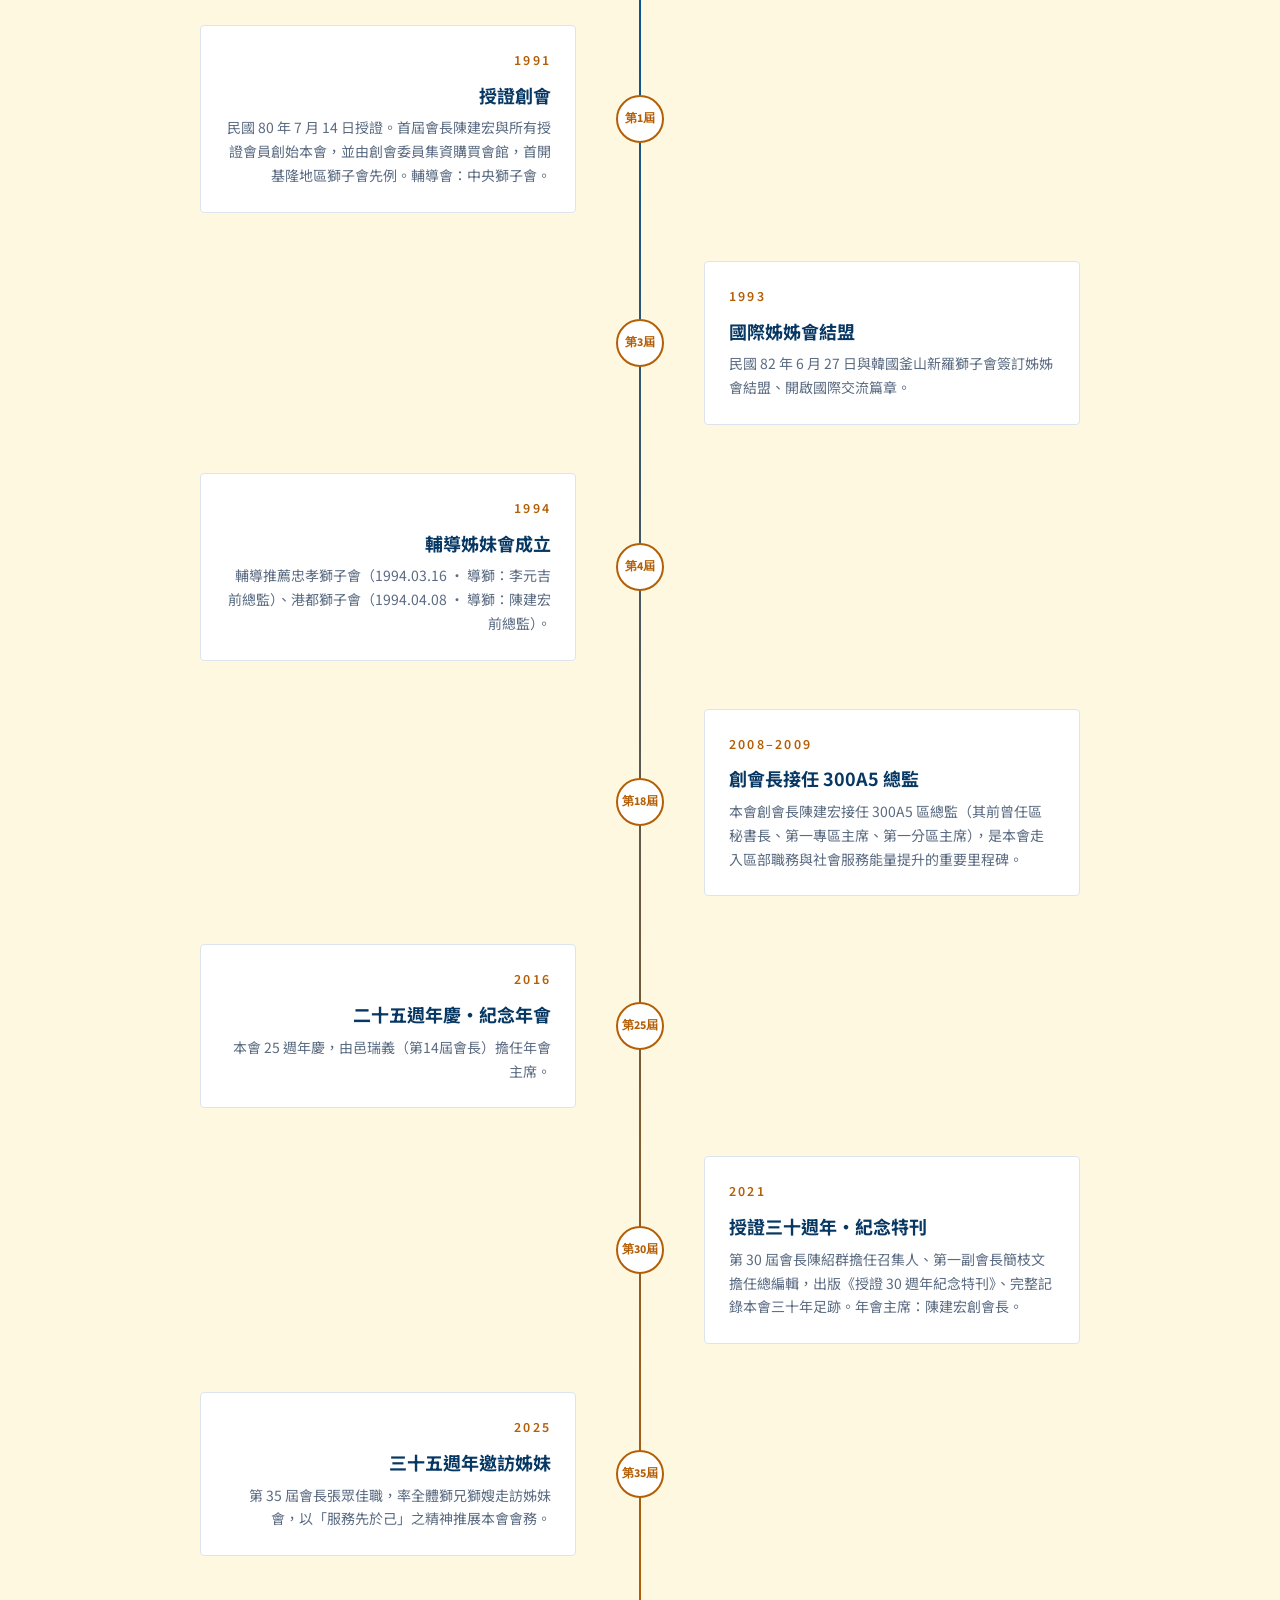
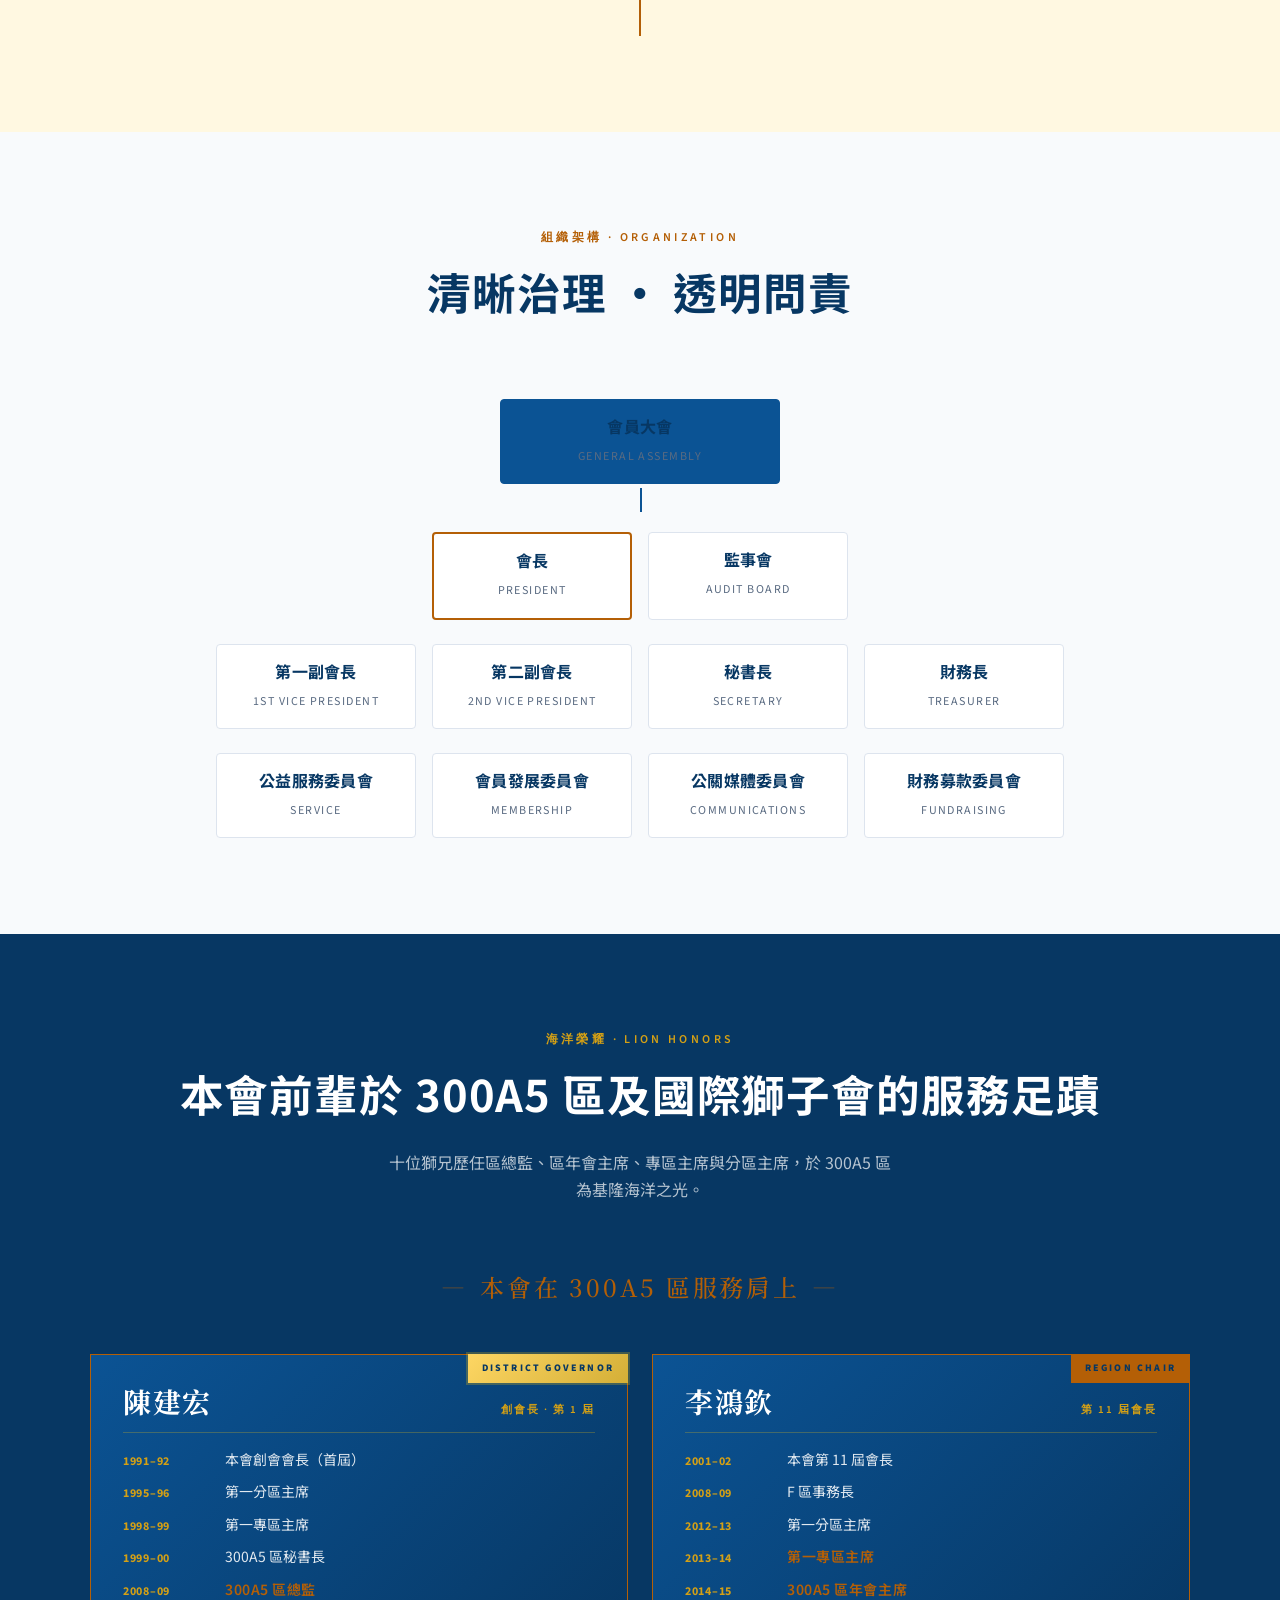
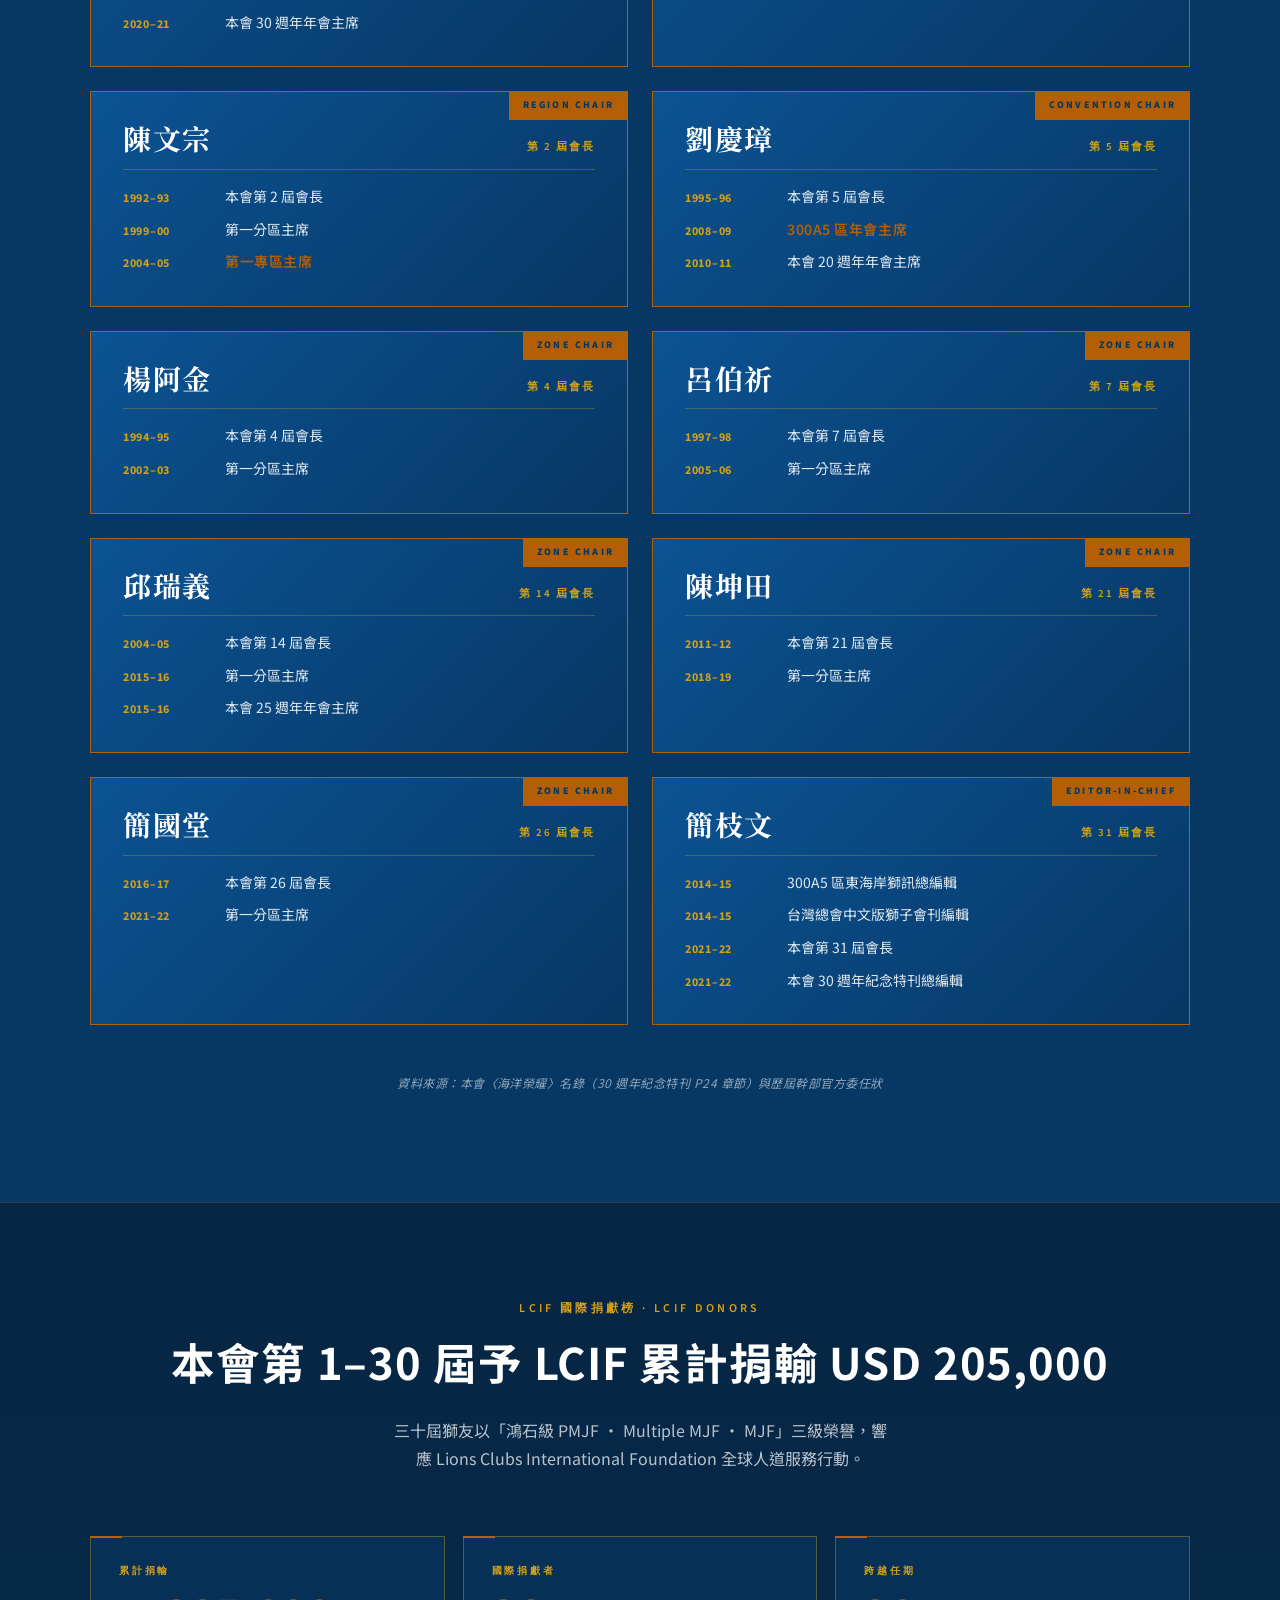
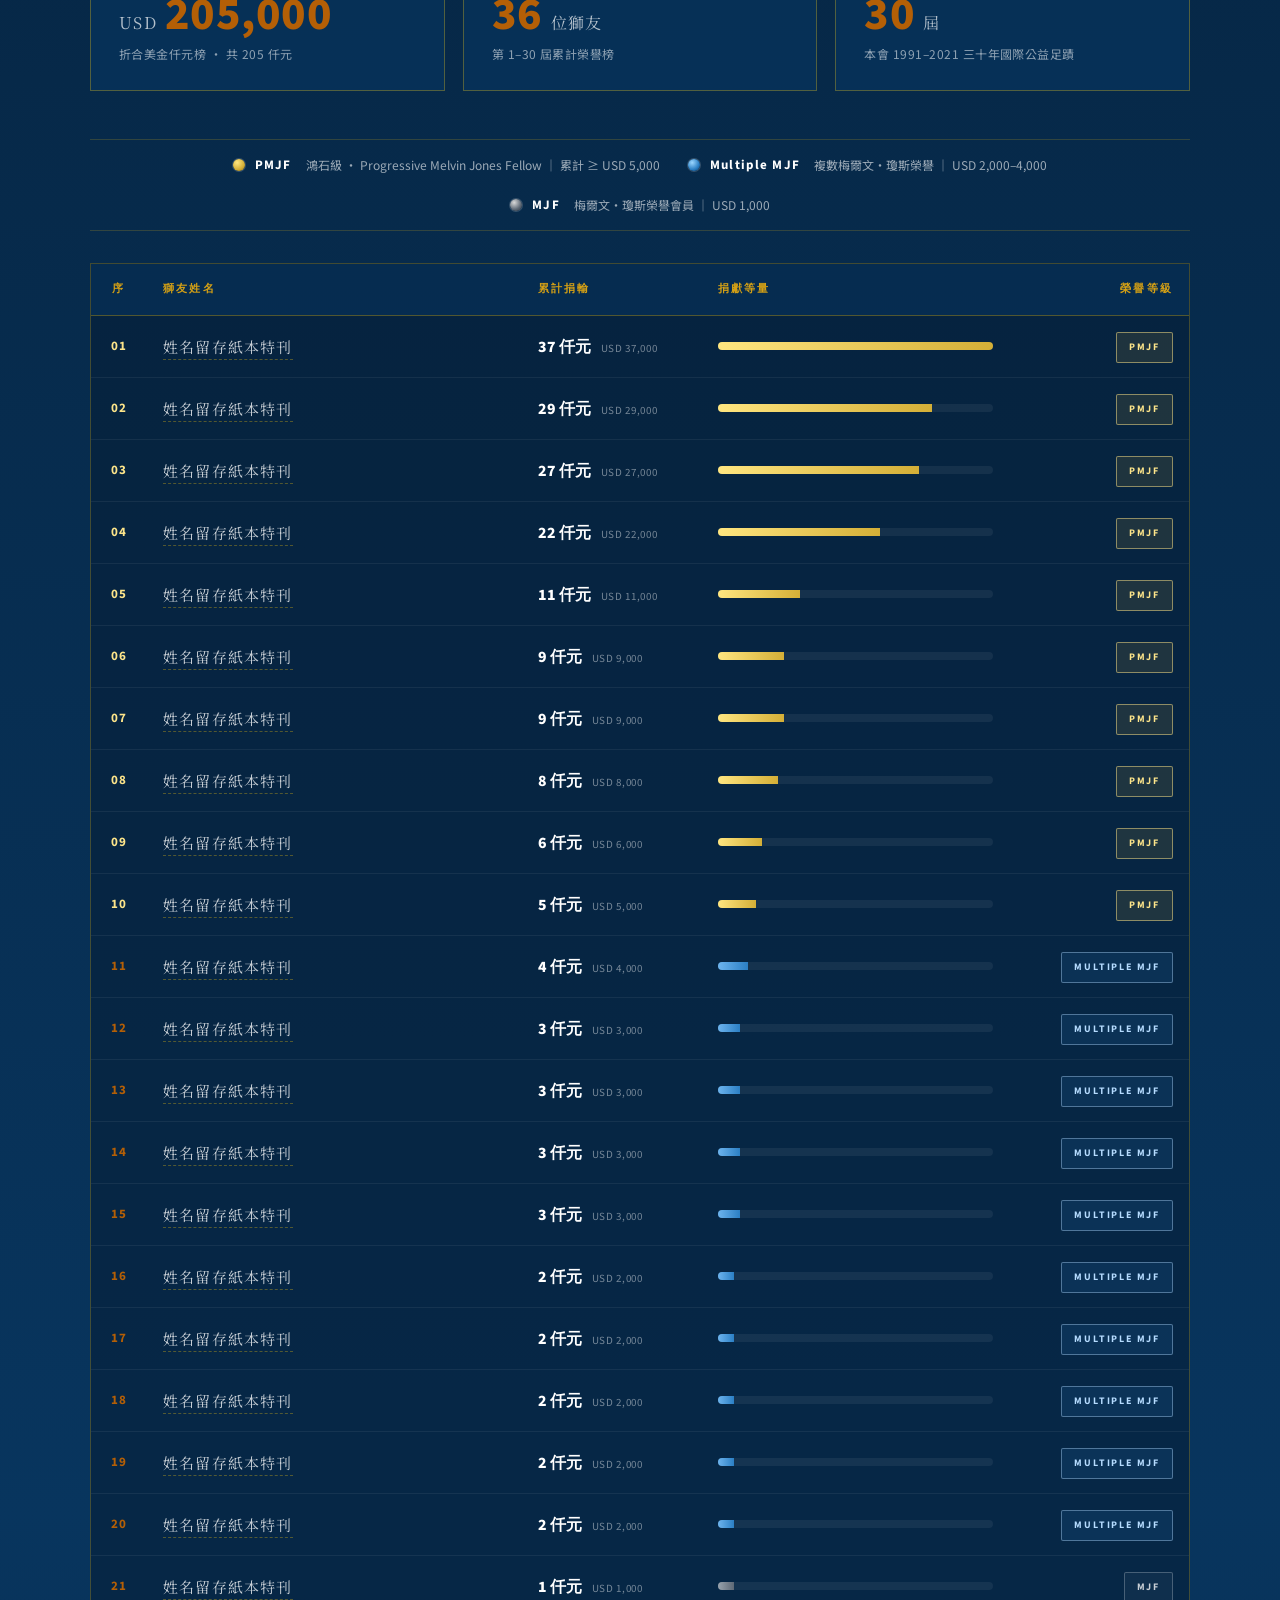
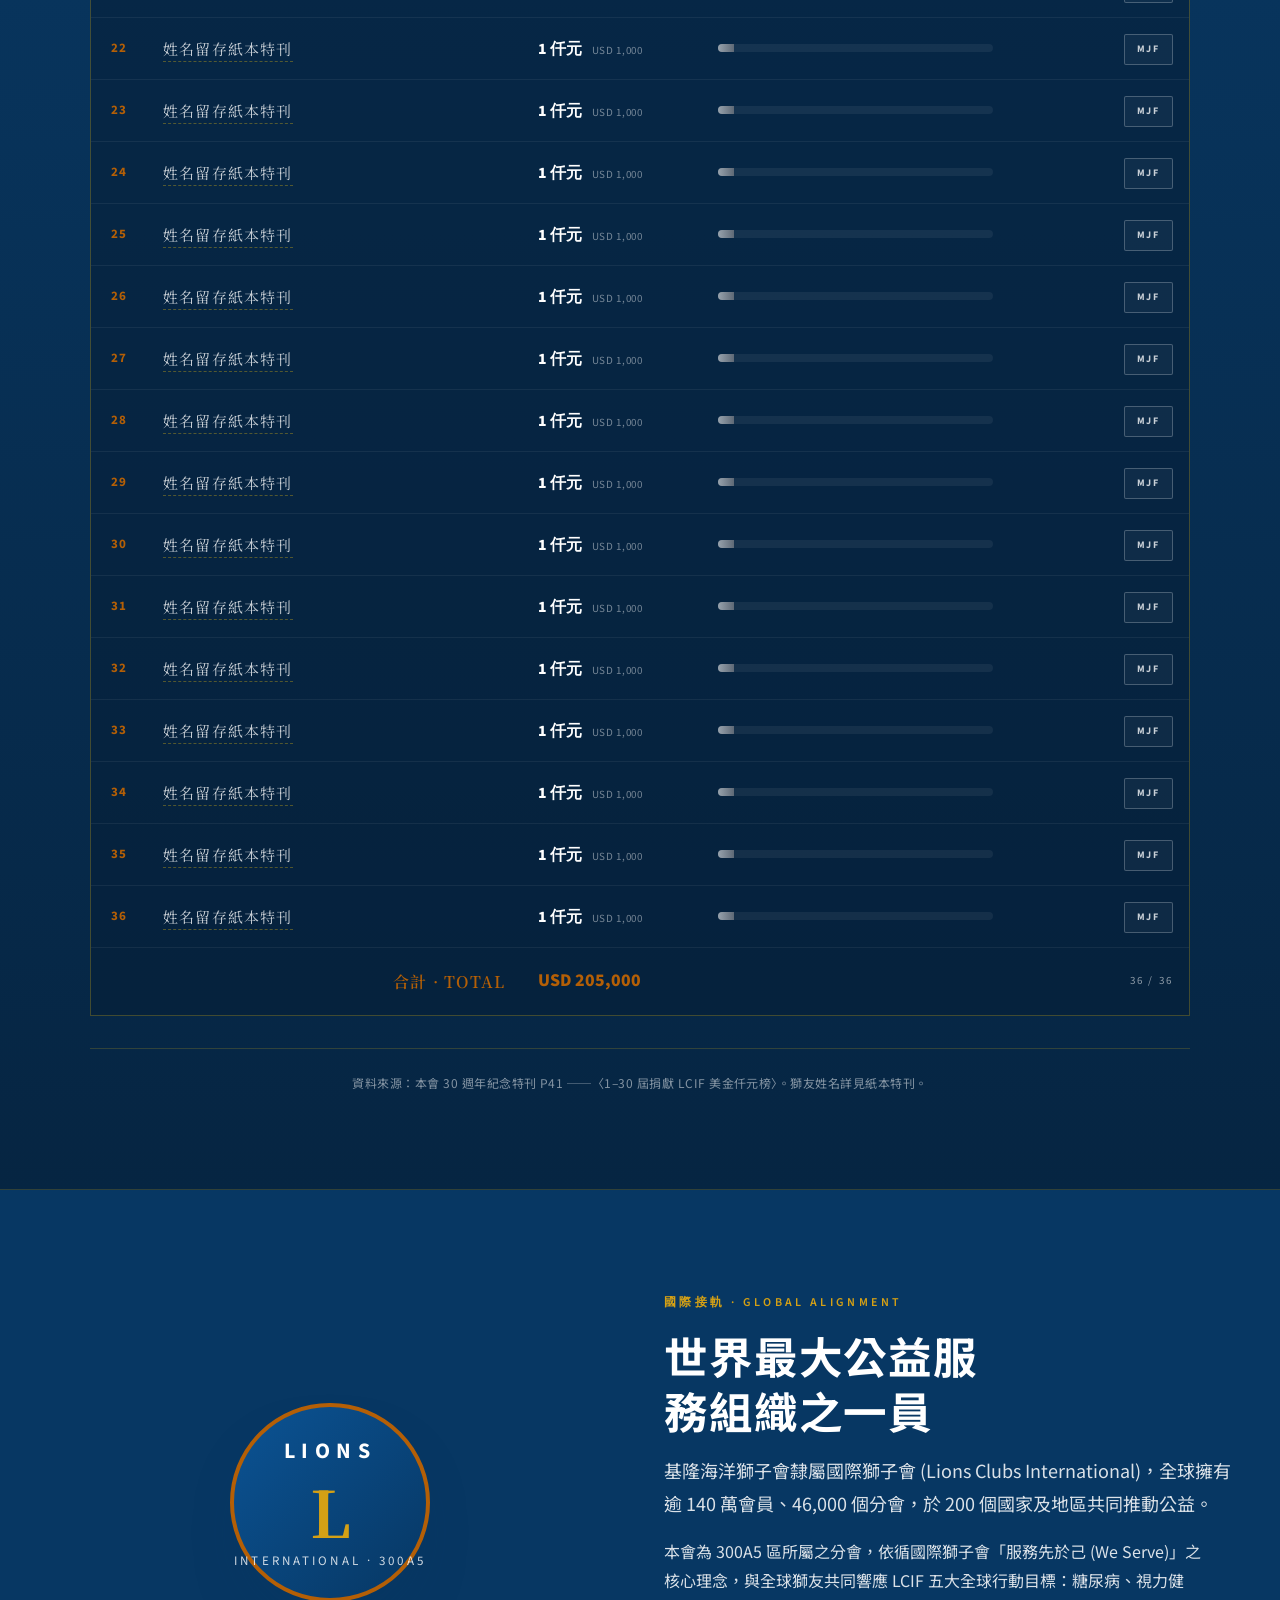
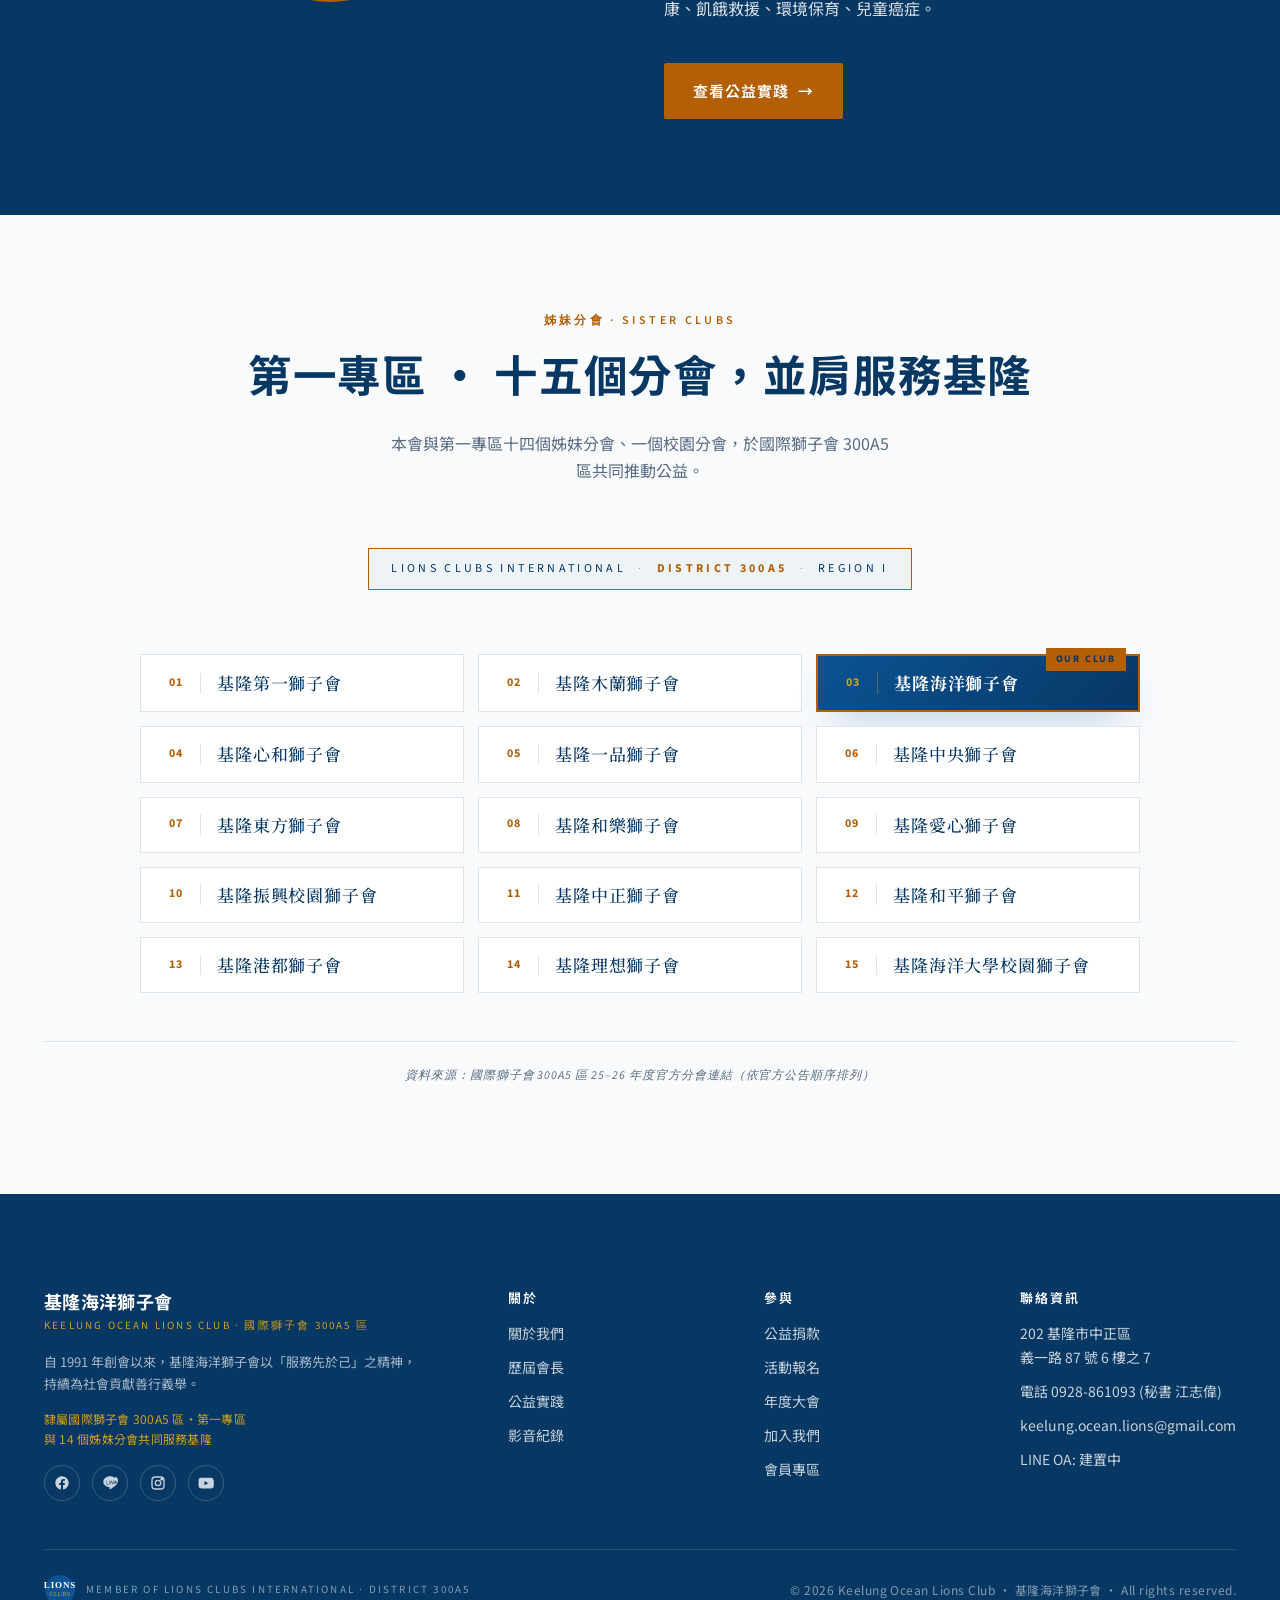
<file: about.html>
<!DOCTYPE html>
<html lang="zh-Hant">
<head>
<meta charset="UTF-8">
<meta name="viewport" content="width=device-width, initial-scale=1.0">
<title>關於我們 · 基隆海洋獅子會</title>
<meta name="description" content="關於基隆海洋獅子會 — 會務組織、服務宗旨與國際獅子會精神。了解我們如何以「為海洋盡力，服務無界限」深耕基隆在地公益。">
<link rel="canonical" href="https://keelung-ocean-lions.netlify.app/about.html">
<meta property="og:type" content="website">
<meta property="og:site_name" content="基隆海洋獅子會">
<meta property="og:locale" content="zh_TW">
<meta property="og:title" content="關於我們 · 基隆海洋獅子會">
<meta property="og:description" content="關於基隆海洋獅子會 — 會務組織、服務宗旨與國際獅子會精神。了解我們如何以「為海洋盡力，服務無界限」深耕基隆在地公益。">
<meta property="og:url" content="https://keelung-ocean-lions.netlify.app/about.html">
<meta property="og:image" content="https://keelung-ocean-lions.netlify.app/assets/photos/keelung-ocean.jpg">
<meta name="twitter:card" content="summary_large_image">
<meta name="twitter:title" content="關於我們 · 基隆海洋獅子會">
<meta name="twitter:description" content="關於基隆海洋獅子會 — 會務組織、服務宗旨與國際獅子會精神。了解我們如何以「為海洋盡力，服務無界限」深耕基隆在地公益。">
<meta name="twitter:image" content="https://keelung-ocean-lions.netlify.app/assets/photos/keelung-ocean.jpg">
<link rel="preconnect" href="https://fonts.googleapis.com">
<link rel="preconnect" href="https://fonts.gstatic.com" crossorigin>
<link href="https://fonts.googleapis.com/css2?family=Noto+Sans+TC:wght@300;400;500;600;700;900&family=Noto+Serif+TC:wght@500;700&family=Source+Sans+3:wght@300;400;500;600;700&display=swap" rel="stylesheet">
<link rel="stylesheet" href="assets/styles.css">
<style>
  .pillars { display:grid; grid-template-columns: repeat(3,1fr); gap: var(--s-6); margin-top: var(--s-7); }
  .pillar-card {
    background: white; border:1px solid var(--line); padding: var(--s-7) var(--s-5);
    text-align: center; position: relative; overflow: hidden;
    transition: transform .35s var(--ease), box-shadow .35s var(--ease);
  }
  .pillar-card:hover { transform: translateY(-6px); box-shadow: 0 30px 60px -30px rgba(11,83,148,0.4); }
  .pillar-card__icon {
    width: 80px; height: 80px; margin: 0 auto var(--s-4);
    color: var(--ocean-deep);
  }
  .pillar-card__zh {
    font-family: var(--font-serif); font-size: 42px; font-weight: 700;
    color: var(--sea-ink); letter-spacing: 0.16em; line-height: 1; margin-bottom: 8px;
  }
  .pillar-card__en {
    font-family: var(--font-en); font-size: 13px; letter-spacing: 0.32em;
    color: var(--lion-gold); text-transform: uppercase; margin-bottom: var(--s-4);
  }
  .pillar-card__rule { width: 32px; height: 2px; background: var(--lion-gold); margin: 0 auto var(--s-4); }
  .pillar-card p { color: var(--ink-700); font-size: 15px; line-height: 1.85; text-align: left; }
  @media(max-width:880px){ .pillars { grid-template-columns: 1fr; } }

  /* Timeline */
  .tl {
    position: relative; max-width: 880px; margin: 0 auto; padding: var(--s-6) 0;
  }
  .tl::before {
    content: ""; position: absolute; left: 50%; top: 0; bottom: 0;
    width: 2px; background: linear-gradient(180deg, var(--ocean-deep), var(--lion-gold));
    transform: translateX(-50%);
  }
  .tl-item {
    display: grid; grid-template-columns: 1fr 80px 1fr; gap: var(--s-5);
    margin-bottom: var(--s-7);
    align-items: center;
  }
  .tl-item__ring {
    width: 48px; height: 48px; border-radius: 50%;
    border: 2px solid var(--lion-gold);
    background: white;
    display: grid; place-items: center;
    font-family: var(--font-en); font-size: 12px; font-weight: 700;
    color: var(--lion-gold); justify-self: center;
    position: relative; z-index: 1;
  }
  .tl-item__content {
    background: white; border: 1px solid var(--line); padding: var(--s-5);
    border-radius: 4px; transition: all .3s var(--ease);
  }
  .tl-item__content:hover {
    border-color: var(--lion-gold); box-shadow: 0 16px 32px -16px rgba(11,83,148,0.25);
  }
  .tl-item:nth-child(odd) .tl-item__content {
    grid-column: 1; text-align: right;
  }
  .tl-item:nth-child(even) .tl-item__content {
    grid-column: 3;
  }
  .tl-item:nth-child(odd) .tl-item__ring { grid-column: 2; }
  .tl-item:nth-child(even) .tl-item__ring { grid-column: 2; }
  .tl-yr { font-family: var(--font-en); font-size: 14px; color: var(--lion-gold); letter-spacing: 0.16em; font-weight: 600; margin-bottom: 6px; }
  .tl-title { font-size: 18px; font-weight: 700; color: var(--sea-ink); margin-bottom: 6px; }
  .tl-desc { font-size: 14px; color: var(--ink-500); line-height: 1.7; }

  /* Org chart */
  .org { display:grid; gap: var(--s-5); justify-content:center; }
  .org-row { display:flex; gap: var(--s-4); justify-content:center; flex-wrap:wrap; position: relative; }
  .org-row--top { margin-bottom: var(--s-5); }
  .org-row--top::after {
    content: ""; position: absolute; bottom: -28px; left: 50%; width: 2px; height: 24px; background: var(--ocean-deep);
  }
  .org-node {
    background: white; border: 1px solid var(--line); padding: var(--s-4) var(--s-5);
    text-align: center; min-width: 200px;
    border-radius: 4px;
  }
  .org-node--top { background: var(--ocean-deep); color: white; border-color: var(--ocean-deep); min-width: 280px; }
  .org-node--top h4 { color: white; font-size: 18px; }
  .org-node--gold { border-color: var(--lion-gold); border-width: 2px; }
  .org-node h4 { font-size: 16px; color: var(--sea-ink); margin: 0 0 4px; }
  .org-node small { font-size: 12px; color: var(--ink-500); font-family: var(--font-en); letter-spacing: 0.12em; }

  /* Lions intl alignment */
  .lcia { display:grid; grid-template-columns: 1fr 1fr; gap: var(--s-7); align-items:center; }
  .lcia-mark {
    aspect-ratio: 1; max-width: 360px; margin: 0 auto;
    background: linear-gradient(135deg, var(--ocean-deep), var(--sea-ink));
    border-radius: 50%;
    display: grid; place-items: center;
    color: white; text-align: center;
    border: 4px solid var(--lion-gold);
    box-shadow: 0 30px 60px -30px rgba(7,55,99,0.5);
  }
  .lcia-mark .top { font-family: var(--font-en); font-size: 22px; letter-spacing: 0.3em; font-weight: 700; }
  .lcia-mark .mid { font-family: var(--font-serif); font-size: 64px; font-weight: 700; color: var(--lion-gold-soft); margin: 8px 0; line-height: 1; }
  .lcia-mark .bot { font-family: var(--font-en); font-size: 13px; letter-spacing: 0.24em; opacity: 0.8; }
  @media(max-width:880px){ .lcia { grid-template-columns: 1fr; } }

  /* Sister clubs */
  .sisters-intro {
    max-width: 760px; margin: 0 auto var(--s-7); text-align: center;
  }
  .sisters-region {
    display: inline-flex; align-items: center; gap: var(--s-3);
    padding: 10px 22px; border: 1px solid var(--lion-gold);
    background: rgba(11,83,148,0.04);
    margin-bottom: var(--s-4);
    font-family: var(--font-en); font-size: 12px; letter-spacing: 0.28em;
    color: var(--sea-ink); text-transform: uppercase;
  }
  .sisters-region b { color: var(--lion-gold); font-weight: 700; }
  .sisters-grid {
    display: grid; grid-template-columns: repeat(3, 1fr); gap: var(--s-3);
    max-width: 1000px; margin: 0 auto;
  }
  .sister-card {
    display: flex; align-items: center; gap: var(--s-4);
    background: white; border: 1px solid var(--line);
    padding: var(--s-4) var(--s-5);
    transition: transform .3s var(--ease), box-shadow .3s var(--ease), border-color .3s var(--ease);
    position: relative;
  }
  .sister-card:hover {
    transform: translateY(-2px);
    border-color: var(--lion-gold);
    box-shadow: 0 16px 32px -20px rgba(11,83,148,0.3);
  }
  .sister-card__no {
    flex: 0 0 36px;
    font-family: var(--font-en); font-size: 12px; font-weight: 700;
    color: var(--lion-gold); letter-spacing: 0.12em;
    border-right: 1px solid var(--line); padding-right: var(--s-3);
    text-align: center;
  }
  .sister-card__name {
    font-family: var(--font-serif); font-size: 17px; font-weight: 500;
    color: var(--sea-ink); letter-spacing: 0.05em; line-height: 1.3;
  }
  .sister-card--ours {
    background: linear-gradient(135deg, var(--ocean-deep), var(--sea-ink));
    border-color: var(--lion-gold); border-width: 2px;
    box-shadow: 0 20px 40px -20px rgba(11,83,148,0.45);
  }
  .sister-card--ours .sister-card__no {
    color: var(--lion-gold-soft); border-right-color: rgba(241,196,15,0.3);
  }
  .sister-card--ours .sister-card__name { color: white; font-weight: 700; }
  .sister-card__badge {
    position: absolute; top: -8px; right: 12px;
    background: var(--lion-gold); color: var(--sea-ink);
    font-family: var(--font-en); font-size: 10px; font-weight: 700;
    letter-spacing: 0.18em; padding: 3px 10px;
    text-transform: uppercase;
  }
  .sisters-source {
    text-align: center; margin-top: var(--s-7);
    font-size: 12px; color: var(--ink-500); letter-spacing: 0.04em;
    font-style: italic;
  }
  @media(max-width:880px){
    .sisters-grid { grid-template-columns: 1fr; }
  }

  /* Sister Clubs · 第一專區姊妹分會 */
  .sisters-wrap { max-width: 1040px; margin: 0 auto; }
  .sisters-intro {
    text-align: center; max-width: 720px; margin: 0 auto var(--s-7);
  }
  .sisters-intro .pill {
    display: inline-flex; align-items: center; gap: 10px;
    background: white; border: 1px solid var(--lion-gold);
    padding: 8px 20px; border-radius: 100px;
    font-family: var(--font-en); font-size: 11px; letter-spacing: 0.28em;
    color: var(--lion-gold); text-transform: uppercase; font-weight: 600;
    margin-bottom: var(--s-4);
  }
  .sisters-intro .pill::before {
    content: ""; width: 6px; height: 6px; background: var(--lion-gold); border-radius: 50%;
  }
  .sisters-grid {
    display: grid;
    grid-template-columns: repeat(3, 1fr);
    gap: 14px;
  }
  .sister-item {
    background: white;
    border: 1px solid var(--line);
    padding: 18px 22px;
    display: grid; grid-template-columns: 36px 1fr; align-items: center;
    gap: 14px;
    transition: all .3s var(--ease);
    border-radius: 2px;
    position: relative;
  }
  .sister-item:hover {
    border-color: var(--lion-gold);
    transform: translateX(4px);
    box-shadow: 0 12px 28px -16px rgba(11,83,148,0.3);
  }
  .sister-item__num {
    font-family: var(--font-en); font-size: 13px; font-weight: 700;
    color: var(--lion-gold); letter-spacing: 0.08em;
    border-right: 1px solid var(--line); padding-right: 12px; text-align: center;
  }
  .sister-item__name {
    font-family: var(--font-serif); font-size: 16px; font-weight: 500;
    color: var(--sea-ink); letter-spacing: 0.04em;
  }
  .sister-item--us {
    background: linear-gradient(135deg, var(--ocean-deep), var(--sea-ink));
    border-color: var(--ocean-deep);
    box-shadow: 0 18px 36px -18px rgba(7,55,99,0.5);
  }
  .sister-item--us .sister-item__num {
    color: var(--lion-gold-soft); border-right-color: rgba(255,255,255,0.18);
  }
  .sister-item--us .sister-item__name {
    color: white;
  }
  .sister-item--us::after {
    content: "本會 · OURS"; position: absolute; top: -10px; right: 14px;
    background: var(--lion-gold); color: var(--sea-ink);
    font-family: var(--font-en); font-size: 10px; font-weight: 700;
    letter-spacing: 0.18em; padding: 4px 10px; border-radius: 100px;
  }
  .sisters-source {
    margin-top: var(--s-7);
    text-align: center;
    font-size: 12px; color: var(--ink-500); line-height: 1.7;
    font-family: var(--font-en); letter-spacing: 0.08em;
    border-top: 1px solid var(--line);
    padding-top: var(--s-5);
  }
  .sisters-source strong {
    font-family: var(--font-sans); color: var(--ink-700);
    letter-spacing: 0.04em;
  }
  @media(max-width:880px){
    .sisters-grid { grid-template-columns: 1fr; }
  }

  /* LCIF 國際捐獻榜 */
  .lcif-stats {
    display: grid; grid-template-columns: repeat(3, 1fr); gap: 18px;
    max-width: 1100px; margin: 0 auto var(--s-7);
  }
  .lcif-stat {
    border: 1px solid rgba(241,196,15,0.32);
    padding: 26px 28px; background: rgba(7,55,99,0.55);
    position: relative;
  }
  .lcif-stat::before {
    content:""; position:absolute; top:-1px; left:-1px; width:32px; height:2px;
    background: var(--lion-gold);
  }
  .lcif-stat__label {
    font-family: var(--font-en); font-size: 10px; letter-spacing: 0.28em;
    color: var(--lion-gold-soft); text-transform: uppercase; font-weight: 700;
    margin-bottom: 12px;
  }
  .lcif-stat__big {
    display: flex; align-items: baseline; gap: 8px; color: #fff; margin-bottom: 6px;
  }
  .lcif-stat__num {
    font-family: var(--font-en); font-size: 46px; font-weight: 800;
    color: var(--lion-gold); letter-spacing: 0.01em; line-height: 1;
  }
  .lcif-stat__unit {
    font-family: var(--font-serif); font-size: 16px; color: rgba(255,255,255,0.7);
    letter-spacing: 0.08em;
  }
  .lcif-stat__sub {
    font-size: 12px; color: rgba(255,255,255,0.55); letter-spacing: 0.04em;
    margin-top: 6px;
  }
  .lcif-tier-legend {
    max-width: 1100px; margin: 0 auto var(--s-6);
    display: flex; flex-wrap: wrap; gap: 18px 28px;
    padding: 14px 20px; border-top: 1px solid rgba(241,196,15,0.18);
    border-bottom: 1px solid rgba(241,196,15,0.18);
    justify-content: center;
  }
  .lcif-tier {
    display: flex; align-items: center; gap: 10px;
    font-size: 13px; color: rgba(255,255,255,0.85);
  }
  .lcif-tier b {
    font-family: var(--font-en); letter-spacing: 0.1em; color: #fff;
    margin-right: 4px;
  }
  .lcif-tier__desc { font-size: 12px; color: rgba(255,255,255,0.6); }
  .lcif-tier__dot {
    width: 12px; height: 12px; border-radius: 50%; display: inline-block;
    box-shadow: 0 0 0 1px rgba(255,255,255,0.18);
  }
  .lcif-tier__dot--pmjf { background: radial-gradient(circle at 35% 30%, #ffe680, #d4af37 60%, #8a6b14); }
  .lcif-tier__dot--mmjf { background: radial-gradient(circle at 35% 30%, #9ad6ff, #2b7fc4 60%, #0b3a66); }
  .lcif-tier__dot--mjf  { background: radial-gradient(circle at 35% 30%, #d8d8d8, #5e6976 60%, #2b323a); }

  .lcif-table-wrap {
    max-width: 1100px; margin: 0 auto;
    border: 1px solid rgba(241,196,15,0.25);
    background: rgba(6,30,55,0.6);
  }
  .lcif-table {
    width: 100%; border-collapse: collapse; color: #fff;
  }
  .lcif-table thead th {
    font-family: var(--font-en); font-size: 11px; letter-spacing: 0.2em;
    text-transform: uppercase; font-weight: 700;
    color: var(--lion-gold-soft); text-align: left;
    padding: 16px 16px; border-bottom: 1px solid rgba(241,196,15,0.32);
    background: rgba(7,55,99,0.5);
  }
  .lcif-th-rank { width: 56px; text-align: center !important; }
  .lcif-th-amt  { width: 180px; }
  .lcif-th-bar  { width: 28%; }
  .lcif-th-tier { width: 180px; text-align: right !important; }
  .lcif-table tbody td {
    padding: 14px 16px;
    border-bottom: 1px solid rgba(255,255,255,0.06);
    vertical-align: middle;
  }
  .lcif-table tbody tr:hover { background: rgba(241,196,15,0.04); }
  .lcif-cell-rank {
    text-align: center;
    font-family: var(--font-en); font-size: 13px; font-weight: 700;
    color: var(--lion-gold); letter-spacing: 0.06em;
  }
  .lcif-name-mask {
    font-family: var(--font-serif); font-size: 15px;
    color: rgba(255,255,255,0.78); letter-spacing: 0.08em;
    border-bottom: 1px dashed rgba(241,196,15,0.32); padding-bottom: 2px;
  }
  .lcif-amt-k {
    font-family: var(--font-en); font-weight: 800; font-size: 16px;
    color: #fff; margin-right: 10px;
  }
  .lcif-amt-usd {
    font-family: var(--font-en); font-size: 11px; letter-spacing: 0.06em;
    color: rgba(255,255,255,0.45);
  }
  .lcif-bar {
    display: block; height: 8px;
    background: rgba(255,255,255,0.06);
    border-radius: 100px; overflow: hidden;
    position: relative;
  }
  .lcif-bar__fill {
    display: block; height: 100%;
    transition: width .8s var(--ease);
  }
  .lcif-bar__fill--pmjf { background: linear-gradient(90deg, #ffe680, #d4af37); }
  .lcif-bar__fill--mmjf { background: linear-gradient(90deg, #6db4ee, #2b7fc4); }
  .lcif-bar__fill--mjf  { background: linear-gradient(90deg, #98a3ad, #5e6976); }
  .lcif-cell-tier { text-align: right; }
  .lcif-badge {
    display: inline-block;
    font-family: var(--font-en); font-size: 10px; letter-spacing: 0.18em;
    font-weight: 700; text-transform: uppercase;
    padding: 6px 12px; border-radius: 2px;
    border: 1px solid;
  }
  .lcif-badge--pmjf { color: #fde58a; border-color: rgba(253,229,138,0.5); background: rgba(212,175,55,0.12); }
  .lcif-badge--mmjf { color: #b6dcff; border-color: rgba(182,220,255,0.4); background: rgba(43,127,196,0.14); }
  .lcif-badge--mjf  { color: #c8cfd6; border-color: rgba(200,207,214,0.3); background: rgba(255,255,255,0.04); }
  .lcif-row--pmjf .lcif-cell-rank { color: #fde58a; }
  .lcif-source {
    max-width: 1100px; margin: var(--s-6) auto 0;
    text-align: center; font-size: 12px; color: rgba(255,255,255,0.5);
    letter-spacing: 0.04em; line-height: 1.7;
    border-top: 1px solid rgba(241,196,15,0.18); padding-top: var(--s-5);
  }
  @media(max-width:880px){
    .lcif-stats { grid-template-columns: 1fr; }
    .lcif-th-bar, .lcif-cell-bar { display: none; }
    .lcif-stat__num { font-size: 36px; }
    .lcif-table thead th, .lcif-table tbody td { padding: 12px 10px; }
  }

  /* Hall of Honor — 海洋榮耀 */
  .honor-quote {
    text-align: center; max-width: 720px; margin: 0 auto var(--s-7);
    font-family: var(--font-serif); font-size: 24px; font-weight: 500;
    color: var(--lion-gold); letter-spacing: 0.12em; line-height: 1.6;
  }
  .honor-quote::before, .honor-quote::after {
    content: "—"; opacity: 0.5; margin: 0 var(--s-3); font-weight: 300;
  }
  .honor-grid {
    display: grid; grid-template-columns: repeat(2, 1fr); gap: var(--s-5);
    max-width: 1100px; margin: 0 auto;
  }
  .honor-card {
    background: linear-gradient(135deg, var(--ocean-deep) 0%, var(--sea-ink) 100%);
    border: 1px solid var(--lion-gold);
    padding: var(--s-6);
    color: rgba(255,255,255,0.92);
    position: relative;
    transition: transform .35s var(--ease), box-shadow .35s var(--ease);
  }
  .honor-card:hover {
    transform: translateY(-4px);
    box-shadow: 0 30px 60px -30px rgba(241,196,15,0.35);
  }
  .honor-card__corner {
    position: absolute; top: -1px; right: -1px;
    background: var(--lion-gold); color: var(--sea-ink);
    padding: 6px 14px;
    font-family: var(--font-en); font-size: 10px; letter-spacing: 0.22em; font-weight: 800;
    text-transform: uppercase;
  }
  .honor-card__corner--gov {
    background: linear-gradient(135deg, #fdd663, #d4af37);
    box-shadow: 0 0 0 2px rgba(241,196,15,0.25);
  }
  .honor-card__head {
    display: flex; align-items: baseline; gap: var(--s-4);
    border-bottom: 1px solid rgba(241,196,15,0.25);
    padding-bottom: var(--s-3); margin-bottom: var(--s-4);
  }
  .honor-card__name {
    font-family: var(--font-serif); font-size: 28px; font-weight: 700;
    color: white; letter-spacing: 0.06em; line-height: 1;
  }
  .honor-card__term {
    font-family: var(--font-en); font-size: 11px; font-weight: 600;
    color: var(--lion-gold-soft); letter-spacing: 0.18em;
    margin-left: auto; white-space: nowrap;
  }
  .honor-card__roles {
    list-style: none; padding: 0; margin: 0;
    display: flex; flex-direction: column; gap: 10px;
  }
  .honor-card__roles li {
    display: grid; grid-template-columns: 90px 1fr; gap: var(--s-3);
    font-size: 14px; line-height: 1.55; align-items: baseline;
  }
  .honor-card__yr {
    font-family: var(--font-en); font-size: 12px; font-weight: 700;
    color: var(--lion-gold-soft); letter-spacing: 0.06em;
  }
  .honor-card__role { color: rgba(255,255,255,0.88); }
  .honor-card__role--top {
    color: var(--lion-gold); font-weight: 600; letter-spacing: 0.04em;
  }
  .honor-source {
    text-align: center; margin-top: var(--s-7);
    font-size: 12px; color: var(--ink-500); letter-spacing: 0.04em;
    font-style: italic;
  }
  @media(max-width:880px){
    .honor-grid { grid-template-columns: 1fr; }
    .honor-card__head { flex-wrap: wrap; }
    .honor-card__term { margin-left: 0; width: 100%; margin-top: 4px; }
    .honor-card__roles li { grid-template-columns: 70px 1fr; }
  }
</style>
</head>
<body data-page="about">
<div id="site-nav"></div>

<section class="page-hero">
  <div class="container page-hero__inner">
    <div class="breadcrumb"><a href="index.html">HOME</a> / <span>ABOUT US</span></div>
    <span class="eyebrow on-dark">關於我們 · ABOUT US</span>
    <h1>海洋之名，承載著三十五年的浪潮</h1>
    <p class="lede">基隆海洋獅子會自 1991 年成立以來，以「寬廣、深邃、流動」三軌精神為念，匯聚會員之力，持續為臺灣社會貢獻不息。</p>
  </div>
</section>

<section class="section">
  <div class="container">
    <div class="section-title">
      <span class="eyebrow">海洋精神三軌 · THREE PILLARS</span>
      <h2>我們所信奉的，<br>三道恆久不息的浪潮</h2>
    </div>
    <div class="pillars">
      <div class="pillar-card">
        <svg class="pillar-card__icon" viewBox="0 0 80 80" fill="none" stroke="currentColor" stroke-width="1.5">
          <line x1="8" y1="40" x2="72" y2="40"/>
          <path d="M8 50 Q24 42 40 50 T72 50" />
          <path d="M8 58 Q24 50 40 58 T72 58" opacity="0.6"/>
          <circle cx="60" cy="28" r="6" fill="currentColor" opacity="0.4"/>
        </svg>
        <div class="pillar-card__zh">寬 廣</div>
        <div class="pillar-card__en">VASTNESS</div>
        <div class="pillar-card__rule"></div>
        <p>我們以海洋為視野，相信公益不分國界、不限對象。從偏鄉學童到國際救難，每一道地平線都是我們的關照範圍。</p>
      </div>
      <div class="pillar-card">
        <svg class="pillar-card__icon" viewBox="0 0 80 80" fill="none" stroke="currentColor" stroke-width="1.5">
          <circle cx="40" cy="40" r="30"/>
          <circle cx="40" cy="40" r="20" opacity="0.6"/>
          <circle cx="40" cy="40" r="10" opacity="0.3"/>
          <circle cx="40" cy="40" r="2" fill="currentColor"/>
        </svg>
        <div class="pillar-card__zh">深 邃</div>
        <div class="pillar-card__en">DEPTH</div>
        <div class="pillar-card__rule"></div>
        <p>三十五年累積的不只是時間，更是公益的厚度。每一屆會長與會員的奉獻，層層疊加成這片海洋的深度與重量。</p>
      </div>
      <div class="pillar-card">
        <svg class="pillar-card__icon" viewBox="0 0 80 80" fill="none" stroke="currentColor" stroke-width="1.5">
          <path d="M8 40 Q20 24 32 40 T56 40 T80 40"/>
          <path d="M8 52 Q20 36 32 52 T56 52 T80 52" opacity="0.6"/>
          <path d="M8 64 Q20 48 32 64 T56 64 T80 64" opacity="0.3"/>
        </svg>
        <div class="pillar-card__zh">流 動</div>
        <div class="pillar-card__en">FLOW</div>
        <div class="pillar-card__rule"></div>
        <p>我們不墨守成規。從紙本徵募到數位平台、從區域行動到全球倡議，我們持續以新形式讓公益的浪花更廣地流動。</p>
      </div>
    </div>
  </div>
</section>

<section class="section section--sand">
  <div class="container">
    <div class="section-title">
      <span class="eyebrow">三十五年歷程 · OUR HISTORY</span>
      <h2>從一道浪花，到一片海洋</h2>
    </div>
    <div class="tl">
      <div class="tl-item">
        <div class="tl-item__content">
          <div class="tl-yr">1991</div>
          <div class="tl-title">授證創會</div>
          <div class="tl-desc">民國 80 年 7 月 14 日授證。首屆會長陳建宏與所有授證會員創始本會，並由創會委員集資購買會館，首開基隆地區獅子會先例。輔導會：中央獅子會。</div>
        </div>
        <div class="tl-item__ring">第1屆</div>
      </div>
      <div class="tl-item">
        <div class="tl-item__ring">第3屆</div>
        <div class="tl-item__content">
          <div class="tl-yr">1993</div>
          <div class="tl-title">國際姊姊會結盟</div>
          <div class="tl-desc">民國 82 年 6 月 27 日與韓國釜山新羅獅子會簽訂姊姊會結盟、開啟國際交流篇章。</div>
        </div>
      </div>
      <div class="tl-item">
        <div class="tl-item__content">
          <div class="tl-yr">1994</div>
          <div class="tl-title">輔導姊妹會成立</div>
          <div class="tl-desc">輔導推薦忠孝獅子會（1994.03.16 · 導獅：李元吉前總監）、港都獅子會（1994.04.08 · 導獅：陳建宏前總監）。</div>
        </div>
        <div class="tl-item__ring">第4屆</div>
      </div>
      <div class="tl-item">
        <div class="tl-item__ring">第18屆</div>
        <div class="tl-item__content">
          <div class="tl-yr">2008–2009</div>
          <div class="tl-title">創會長接任 300A5 總監</div>
          <div class="tl-desc">本會創會長陳建宏接任 300A5 區總監（其前曾任區秘書長、第一專區主席、第一分區主席），是本會走入區部職務與社會服務能量提升的重要里程碑。</div>
        </div>
      </div>
      <div class="tl-item">
        <div class="tl-item__content">
          <div class="tl-yr">2016</div>
          <div class="tl-title">二十五週年慶·紀念年會</div>
          <div class="tl-desc">本會 25 週年慶，由邑瑞義（第14屆會長）擔任年會主席。</div>
        </div>
        <div class="tl-item__ring">第25屆</div>
      </div>
      <div class="tl-item">
        <div class="tl-item__ring">第30屆</div>
        <div class="tl-item__content">
          <div class="tl-yr">2021</div>
          <div class="tl-title">授證三十週年·紀念特刊</div>
          <div class="tl-desc">第 30 屆會長陳紹群擔任召集人、第一副會長簡枝文擔任總編輯，出版《授證 30 週年紀念特刊》、完整記錄本會三十年足跡。年會主席：陳建宏創會長。</div>
        </div>
      </div>
      <div class="tl-item">
        <div class="tl-item__content">
          <div class="tl-yr">2025</div>
          <div class="tl-title">三十五週年邀訪姊妹</div>
          <div class="tl-desc">第 35 屆會長張眾佳職，率全體獅兄獅嫂走訪姊妹會，以「服務先於己」之精神推展本會會務。</div>
        </div>
        <div class="tl-item__ring">第35屆</div>
      </div>
    </div>
  </div>
</section>

<section class="section">
  <div class="container">
    <div class="section-title">
      <span class="eyebrow">組織架構 · ORGANIZATION</span>
      <h2>清晰治理 · 透明問責</h2>
    </div>
    <div class="org">
      <div class="org-row org-row--top">
        <div class="org-node org-node--top">
          <h4>會員大會</h4>
          <small>GENERAL ASSEMBLY</small>
        </div>
      </div>
      <div class="org-row" style="position:relative;">
        <div class="org-node org-node--gold">
          <h4>會長</h4>
          <small>PRESIDENT</small>
        </div>
        <div class="org-node">
          <h4>監事會</h4>
          <small>AUDIT BOARD</small>
        </div>
      </div>
      <div class="org-row">
        <div class="org-node">
          <h4>第一副會長</h4>
          <small>1ST VICE PRESIDENT</small>
        </div>
        <div class="org-node">
          <h4>第二副會長</h4>
          <small>2ND VICE PRESIDENT</small>
        </div>
        <div class="org-node">
          <h4>秘書長</h4>
          <small>SECRETARY</small>
        </div>
        <div class="org-node">
          <h4>財務長</h4>
          <small>TREASURER</small>
        </div>
      </div>
      <div class="org-row">
        <div class="org-node">
          <h4>公益服務委員會</h4>
          <small>SERVICE</small>
        </div>
        <div class="org-node">
          <h4>會員發展委員會</h4>
          <small>MEMBERSHIP</small>
        </div>
        <div class="org-node">
          <h4>公關媒體委員會</h4>
          <small>COMMUNICATIONS</small>
        </div>
        <div class="org-node">
          <h4>財務募款委員會</h4>
          <small>FUNDRAISING</small>
        </div>
      </div>
    </div>
  </div>
</section>

<section class="section section--dark">
  <div class="container">
    <div class="section-title">
      <span class="eyebrow on-dark">海洋榮耀 · LION HONORS</span>
      <h2 style="color:#fff;">本會前輩於 300A5 區及國際獅子會的服務足蹟</h2>
      <p class="section-title__sub" style="color:rgba(255,255,255,0.7);">十位獅兄歷任區總監、區年會主席、專區主席與分區主席，於 300A5 區為基隆海洋之光。</p>
    </div>
    <div class="honor-quote">本會在 300A5 區服務肩上</div>
    <div class="honor-grid">

      <article class="honor-card">
        <div class="honor-card__corner honor-card__corner--gov">District Governor</div>
        <div class="honor-card__head">
          <div class="honor-card__name">陳建宏</div>
          <div class="honor-card__term">創會長 · 第 1 屆</div>
        </div>
        <ul class="honor-card__roles">
          <li><span class="honor-card__yr">1991–92</span><span class="honor-card__role">本會創會會長（首屆）</span></li>
          <li><span class="honor-card__yr">1995–96</span><span class="honor-card__role">第一分區主席</span></li>
          <li><span class="honor-card__yr">1998–99</span><span class="honor-card__role">第一專區主席</span></li>
          <li><span class="honor-card__yr">1999–00</span><span class="honor-card__role">300A5 區秘書長</span></li>
          <li><span class="honor-card__yr">2008–09</span><span class="honor-card__role honor-card__role--top">300A5 區總監</span></li>
          <li><span class="honor-card__yr">2020–21</span><span class="honor-card__role">本會 30 週年年會主席</span></li>
        </ul>
      </article>

      <article class="honor-card">
        <div class="honor-card__corner">Region Chair</div>
        <div class="honor-card__head">
          <div class="honor-card__name">李鴻欽</div>
          <div class="honor-card__term">第 11 屆會長</div>
        </div>
        <ul class="honor-card__roles">
          <li><span class="honor-card__yr">2001–02</span><span class="honor-card__role">本會第 11 屆會長</span></li>
          <li><span class="honor-card__yr">2008–09</span><span class="honor-card__role">F 區事務長</span></li>
          <li><span class="honor-card__yr">2012–13</span><span class="honor-card__role">第一分區主席</span></li>
          <li><span class="honor-card__yr">2013–14</span><span class="honor-card__role honor-card__role--top">第一專區主席</span></li>
          <li><span class="honor-card__yr">2014–15</span><span class="honor-card__role honor-card__role--top">300A5 區年會主席</span></li>
        </ul>
      </article>

      <article class="honor-card">
        <div class="honor-card__corner">Region Chair</div>
        <div class="honor-card__head">
          <div class="honor-card__name">陳文宗</div>
          <div class="honor-card__term">第 2 屆會長</div>
        </div>
        <ul class="honor-card__roles">
          <li><span class="honor-card__yr">1992–93</span><span class="honor-card__role">本會第 2 屆會長</span></li>
          <li><span class="honor-card__yr">1999–00</span><span class="honor-card__role">第一分區主席</span></li>
          <li><span class="honor-card__yr">2004–05</span><span class="honor-card__role honor-card__role--top">第一專區主席</span></li>
        </ul>
      </article>

      <article class="honor-card">
        <div class="honor-card__corner">Convention Chair</div>
        <div class="honor-card__head">
          <div class="honor-card__name">劉慶璋</div>
          <div class="honor-card__term">第 5 屆會長</div>
        </div>
        <ul class="honor-card__roles">
          <li><span class="honor-card__yr">1995–96</span><span class="honor-card__role">本會第 5 屆會長</span></li>
          <li><span class="honor-card__yr">2008–09</span><span class="honor-card__role honor-card__role--top">300A5 區年會主席</span></li>
          <li><span class="honor-card__yr">2010–11</span><span class="honor-card__role">本會 20 週年年會主席</span></li>
        </ul>
      </article>

      <article class="honor-card">
        <div class="honor-card__corner">Zone Chair</div>
        <div class="honor-card__head">
          <div class="honor-card__name">楊阿金</div>
          <div class="honor-card__term">第 4 屆會長</div>
        </div>
        <ul class="honor-card__roles">
          <li><span class="honor-card__yr">1994–95</span><span class="honor-card__role">本會第 4 屆會長</span></li>
          <li><span class="honor-card__yr">2002–03</span><span class="honor-card__role">第一分區主席</span></li>
        </ul>
      </article>

      <article class="honor-card">
        <div class="honor-card__corner">Zone Chair</div>
        <div class="honor-card__head">
          <div class="honor-card__name">呂伯祈</div>
          <div class="honor-card__term">第 7 屆會長</div>
        </div>
        <ul class="honor-card__roles">
          <li><span class="honor-card__yr">1997–98</span><span class="honor-card__role">本會第 7 屆會長</span></li>
          <li><span class="honor-card__yr">2005–06</span><span class="honor-card__role">第一分區主席</span></li>
        </ul>
      </article>

      <article class="honor-card">
        <div class="honor-card__corner">Zone Chair</div>
        <div class="honor-card__head">
          <div class="honor-card__name">邱瑞義</div>
          <div class="honor-card__term">第 14 屆會長</div>
        </div>
        <ul class="honor-card__roles">
          <li><span class="honor-card__yr">2004–05</span><span class="honor-card__role">本會第 14 屆會長</span></li>
          <li><span class="honor-card__yr">2015–16</span><span class="honor-card__role">第一分區主席</span></li>
          <li><span class="honor-card__yr">2015–16</span><span class="honor-card__role">本會 25 週年年會主席</span></li>
        </ul>
      </article>

      <article class="honor-card">
        <div class="honor-card__corner">Zone Chair</div>
        <div class="honor-card__head">
          <div class="honor-card__name">陳坤田</div>
          <div class="honor-card__term">第 21 屆會長</div>
        </div>
        <ul class="honor-card__roles">
          <li><span class="honor-card__yr">2011–12</span><span class="honor-card__role">本會第 21 屆會長</span></li>
          <li><span class="honor-card__yr">2018–19</span><span class="honor-card__role">第一分區主席</span></li>
        </ul>
      </article>

      <article class="honor-card">
        <div class="honor-card__corner">Zone Chair</div>
        <div class="honor-card__head">
          <div class="honor-card__name">簡國堂</div>
          <div class="honor-card__term">第 26 屆會長</div>
        </div>
        <ul class="honor-card__roles">
          <li><span class="honor-card__yr">2016–17</span><span class="honor-card__role">本會第 26 屆會長</span></li>
          <li><span class="honor-card__yr">2021–22</span><span class="honor-card__role">第一分區主席</span></li>
        </ul>
      </article>

      <article class="honor-card">
        <div class="honor-card__corner">Editor-in-Chief</div>
        <div class="honor-card__head">
          <div class="honor-card__name">簡枝文</div>
          <div class="honor-card__term">第 31 屆會長</div>
        </div>
        <ul class="honor-card__roles">
          <li><span class="honor-card__yr">2014–15</span><span class="honor-card__role">300A5 區東海岸獅訊總編輯</span></li>
          <li><span class="honor-card__yr">2014–15</span><span class="honor-card__role">台灣總會中文版獅子會刊編輯</span></li>
          <li><span class="honor-card__yr">2021–22</span><span class="honor-card__role">本會第 31 屆會長</span></li>
          <li><span class="honor-card__yr">2021–22</span><span class="honor-card__role">本會 30 週年紀念特刊總編輯</span></li>
        </ul>
      </article>

    </div>
    <p class="honor-source" style="color:rgba(255,255,255,0.55);">資料來源：本會〈海洋榮耀〉名錄（30 週年紀念特刊 P24 章節）與歷屆幹部官方委任狀</p>
  </div>
</section>

<!-- LCIF 國際捐獻榜 -->
<section class="section section--dark" style="background:linear-gradient(180deg, #062542 0%, #08355e 60%, #062542 100%); border-top:1px solid rgba(241,196,15,0.18); border-bottom:1px solid rgba(241,196,15,0.18);">
  <div class="container">
    <div class="section-title">
      <span class="eyebrow on-dark" style="color:var(--lion-gold-soft);">LCIF 國際捐獻榜 · LCIF DONORS</span>
      <h2 style="color:#fff;">本會第 1–30 屆予 LCIF 累計捐輸 USD 205,000</h2>
      <p class="section-title__sub" style="color:rgba(255,255,255,0.72);">三十屆獅友以「鴻石級 PMJF · Multiple MJF · MJF」三級榮譽，響應 Lions Clubs International Foundation 全球人道服務行動。</p>
    </div>

    <div class="lcif-stats">
      <div class="lcif-stat">
        <div class="lcif-stat__label">累計捐輸</div>
        <div class="lcif-stat__big"><span class="lcif-stat__unit">USD</span><span class="lcif-stat__num">205,000</span></div>
        <div class="lcif-stat__sub">折合美金仟元榜 · 共 205 仟元</div>
      </div>
      <div class="lcif-stat">
        <div class="lcif-stat__label">國際捐獻者</div>
        <div class="lcif-stat__big"><span class="lcif-stat__num">36</span><span class="lcif-stat__unit">位獅友</span></div>
        <div class="lcif-stat__sub">第 1–30 屆累計榮譽榜</div>
      </div>
      <div class="lcif-stat">
        <div class="lcif-stat__label">跨越任期</div>
        <div class="lcif-stat__big"><span class="lcif-stat__num">30</span><span class="lcif-stat__unit">屆</span></div>
        <div class="lcif-stat__sub">本會 1991–2021 三十年國際公益足蹟</div>
      </div>
    </div>

    <div class="lcif-tier-legend">
      <div class="lcif-tier"><span class="lcif-tier__dot lcif-tier__dot--pmjf"></span><b>PMJF</b><span class="lcif-tier__desc">鴻石級 · Progressive Melvin Jones Fellow ｜ 累計 ≥ USD 5,000</span></div>
      <div class="lcif-tier"><span class="lcif-tier__dot lcif-tier__dot--mmjf"></span><b>Multiple MJF</b><span class="lcif-tier__desc">複數梅爾文‧瓊斯榮譽 ｜ USD 2,000–4,000</span></div>
      <div class="lcif-tier"><span class="lcif-tier__dot lcif-tier__dot--mjf"></span><b>MJF</b><span class="lcif-tier__desc">梅爾文‧瓊斯榮譽會員 ｜ USD 1,000</span></div>
    </div>

    <div class="lcif-table-wrap">
      <table class="lcif-table">
        <thead>
          <tr>
            <th class="lcif-th-rank">序</th>
            <th class="lcif-th-name">獅友姓名</th>
            <th class="lcif-th-amt">累計捐輸</th>
            <th class="lcif-th-bar">捐獻等量</th>
            <th class="lcif-th-tier">榮譽等級</th>
          </tr>
        </thead>
        <tbody id="lcif-tbody"></tbody>
        <tfoot>
          <tr>
            <td colspan="2" style="text-align:right; padding:18px 16px; font-family:var(--font-serif); font-weight:600; color:var(--lion-gold); letter-spacing:0.08em;">合計 · TOTAL</td>
            <td style="padding:18px 16px; font-family:var(--font-en); font-size:18px; font-weight:800; color:var(--lion-gold);">USD 205,000</td>
            <td></td>
            <td style="padding:18px 16px; text-align:right; font-family:var(--font-en); font-size:11px; letter-spacing:0.2em; color:rgba(255,255,255,0.55);">36 / 36</td>
          </tr>
        </tfoot>
      </table>
    </div>

    <p class="lcif-source">資料來源：本會 30 週年紀念特刊 P41 ──〈1–30 屆捐獻 LCIF 美金仟元榜〉。獅友姓名詳見紙本特刊。</p>
  </div>
</section>
<script>
(function(){
  // 第1屆–第30屆累計捐輸：以「美金仟元」為單位，照特刊原始排序（金額由大至小）
  var rows = [
    [1,37],[2,29],[3,27],[4,22],[5,11],[6,9],[7,9],[8,8],[9,6],[10,5],
    [11,4],[12,3],[13,3],[14,3],[15,3],
    [16,2],[17,2],[18,2],[19,2],[20,2],
    [21,1],[22,1],[23,1],[24,1],[25,1],[26,1],[27,1],[28,1],[29,1],[30,1],
    [31,1],[32,1],[33,1],[34,1],[35,1],[36,1]
  ];
  var max = 37;
  function tier(amt){
    if (amt >= 5) return {key:'pmjf', label:'PMJF', sub:'鴻石級'};
    if (amt >= 2) return {key:'mmjf', label:'Multiple MJF', sub:'複數榮譽'};
    return {key:'mjf', label:'MJF', sub:'梅爾文榮譽'};
  }
  var html = rows.map(function(r){
    var rank = r[0], amt = r[1];
    var t = tier(amt);
    var pct = Math.max(6, Math.round(amt/max*100));
    return '<tr class="lcif-row lcif-row--'+t.key+'">'
      + '<td class="lcif-cell-rank">'+ String(rank).padStart(2,'0') +'</td>'
      + '<td class="lcif-cell-name"><span class="lcif-name-mask">姓名留存紙本特刊</span></td>'
      + '<td class="lcif-cell-amt"><span class="lcif-amt-k">'+ amt +' 仟元</span><span class="lcif-amt-usd">USD '+ (amt*1000).toLocaleString() +'</span></td>'
      + '<td class="lcif-cell-bar"><span class="lcif-bar"><span class="lcif-bar__fill lcif-bar__fill--'+t.key+'" style="width:'+pct+'%;"></span></span></td>'
      + '<td class="lcif-cell-tier"><span class="lcif-badge lcif-badge--'+t.key+'">'+ t.label +'</span></td>'
      + '</tr>';
  }).join('');
  var tb = document.getElementById('lcif-tbody');
  if (tb) tb.innerHTML = html;
})();
</script>

<section class="section section--dark">
  <div class="container">
    <div class="lcia">
      <div class="lcia-mark">
        <div>
          <div class="top">LIONS</div>
          <div class="mid">L</div>
          <div class="bot">INTERNATIONAL · 300A5</div>
        </div>
      </div>
      <div>
        <span class="eyebrow on-dark">國際接軌 · GLOBAL ALIGNMENT</span>
        <h2>世界最大公益服務組織之一員</h2>
        <p class="lede">基隆海洋獅子會隸屬國際獅子會 (Lions Clubs International)，全球擁有逾 140 萬會員、46,000 個分會，於 200 個國家及地區共同推動公益。</p>
        <p class="lede" style="font-size:16px;">本會為 300A5 區所屬之分會，依循國際獅子會「服務先於己 (We Serve)」之核心理念，與全球獅友共同響應 LCIF 五大全球行動目標：糖尿病、視力健康、飢餓救援、環境保育、兒童癌症。</p>
        <a href="service.html" class="btn btn--gold mt-5">查看公益實踐 <span class="arrow">→</span></a>
      </div>
    </div>
  </div>
</section>

<section class="section">
  <div class="container">
    <div class="section-title">
      <span class="eyebrow">姊妹分會 · SISTER CLUBS</span>
      <h2>第一專區 · 十五個分會，並肩服務基隆</h2>
      <p class="section-title__sub">本會與第一專區十四個姊妹分會、一個校園分會，於國際獅子會 300A5 區共同推動公益。</p>
    </div>
    <div class="sisters-intro">
      <div class="sisters-region">
        <span>LIONS CLUBS INTERNATIONAL</span>
        <span style="opacity:0.4;">·</span>
        <b>DISTRICT 300A5</b>
        <span style="opacity:0.4;">·</span>
        <span>REGION I</span>
      </div>
    </div>
    <div class="sisters-grid">
      <article class="sister-card"><div class="sister-card__no">01</div><div class="sister-card__name">基隆第一獅子會</div></article>
      <article class="sister-card"><div class="sister-card__no">02</div><div class="sister-card__name">基隆木蘭獅子會</div></article>
      <article class="sister-card sister-card--ours">
        <div class="sister-card__badge">OUR CLUB</div>
        <div class="sister-card__no">03</div>
        <div class="sister-card__name">基隆海洋獅子會</div>
      </article>
      <article class="sister-card"><div class="sister-card__no">04</div><div class="sister-card__name">基隆心和獅子會</div></article>
      <article class="sister-card"><div class="sister-card__no">05</div><div class="sister-card__name">基隆一品獅子會</div></article>
      <article class="sister-card"><div class="sister-card__no">06</div><div class="sister-card__name">基隆中央獅子會</div></article>
      <article class="sister-card"><div class="sister-card__no">07</div><div class="sister-card__name">基隆東方獅子會</div></article>
      <article class="sister-card"><div class="sister-card__no">08</div><div class="sister-card__name">基隆和樂獅子會</div></article>
      <article class="sister-card"><div class="sister-card__no">09</div><div class="sister-card__name">基隆愛心獅子會</div></article>
      <article class="sister-card"><div class="sister-card__no">10</div><div class="sister-card__name">基隆振興校園獅子會</div></article>
      <article class="sister-card"><div class="sister-card__no">11</div><div class="sister-card__name">基隆中正獅子會</div></article>
      <article class="sister-card"><div class="sister-card__no">12</div><div class="sister-card__name">基隆和平獅子會</div></article>
      <article class="sister-card"><div class="sister-card__no">13</div><div class="sister-card__name">基隆港都獅子會</div></article>
      <article class="sister-card"><div class="sister-card__no">14</div><div class="sister-card__name">基隆理想獅子會</div></article>
      <article class="sister-card"><div class="sister-card__no">15</div><div class="sister-card__name">基隆海洋大學校園獅子會</div></article>
    </div>
    <p class="sisters-source">資料來源：國際獅子會 300A5 區 25–26 年度官方分會連結（依官方公告順序排列）</p>
  </div>
</section>

<div id="site-footer"></div>
<script src="assets/chrome.js"></script>
</body>
</html>
</file>
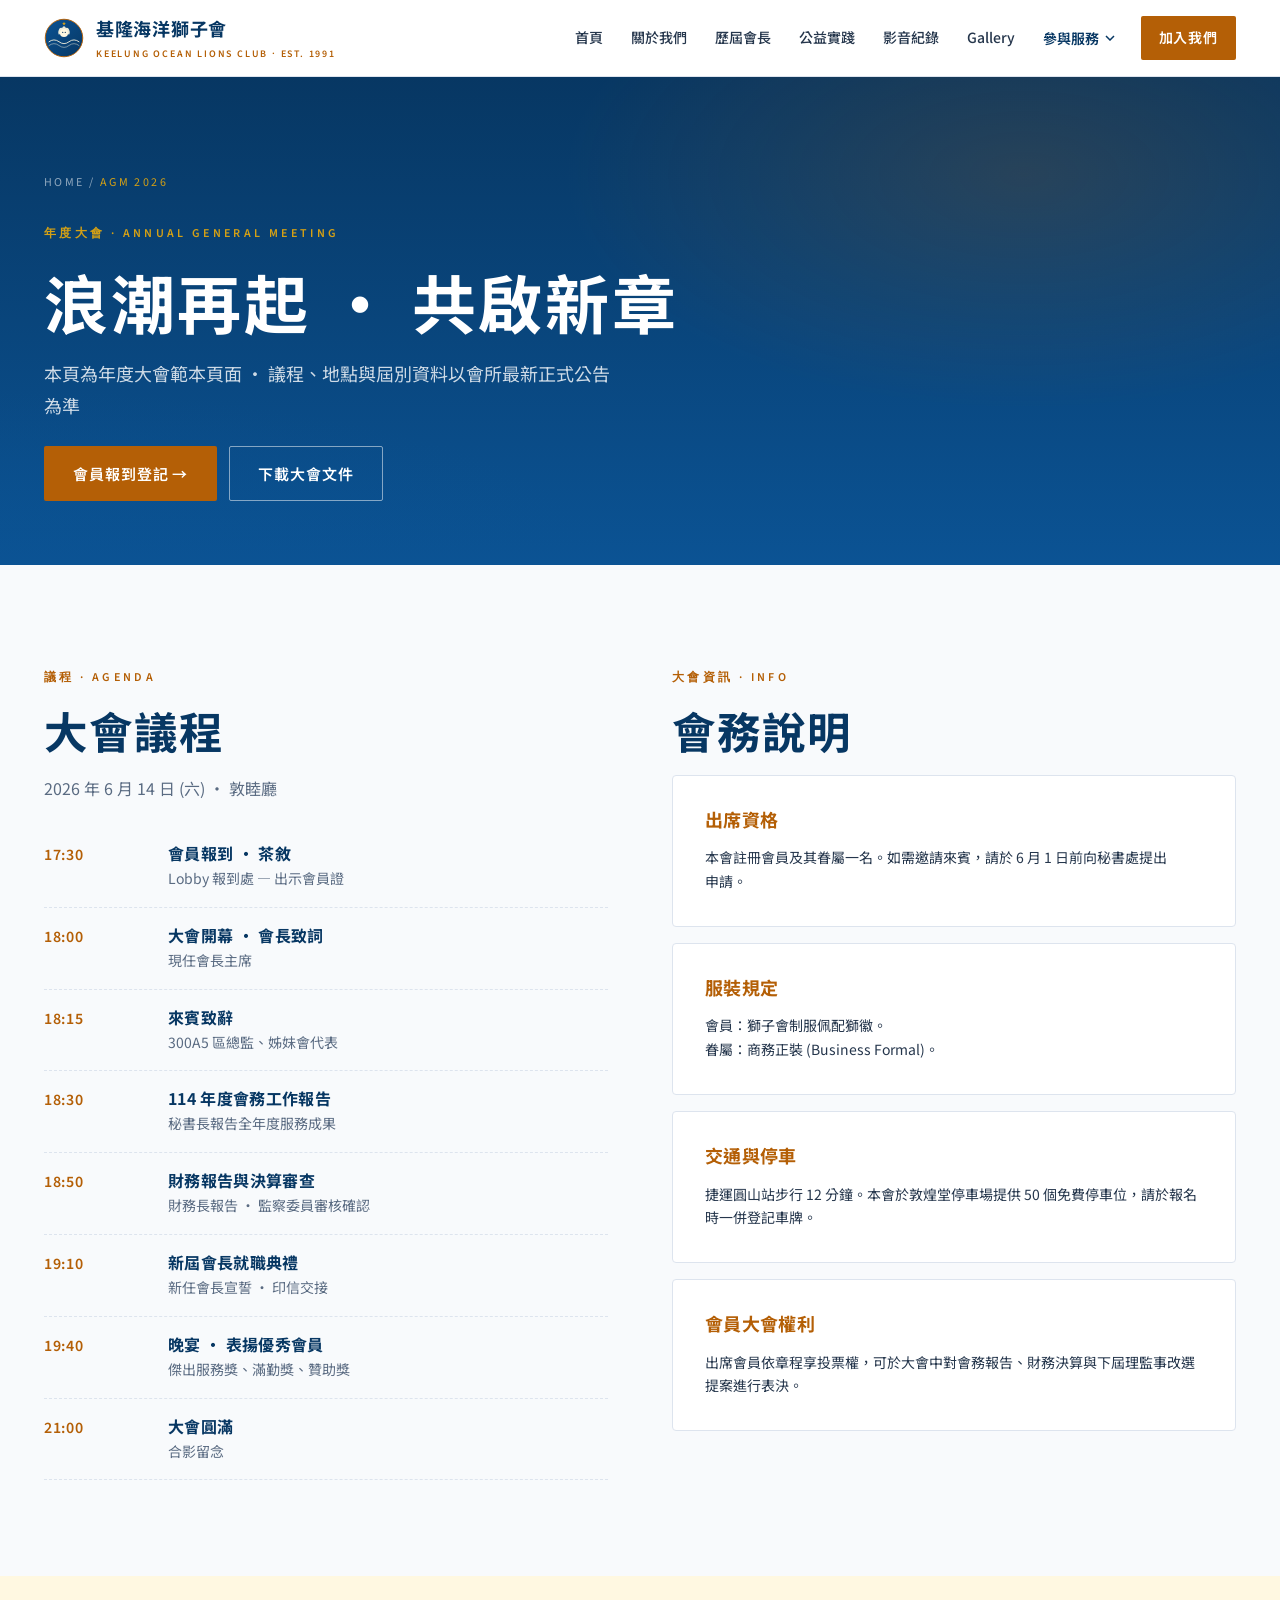
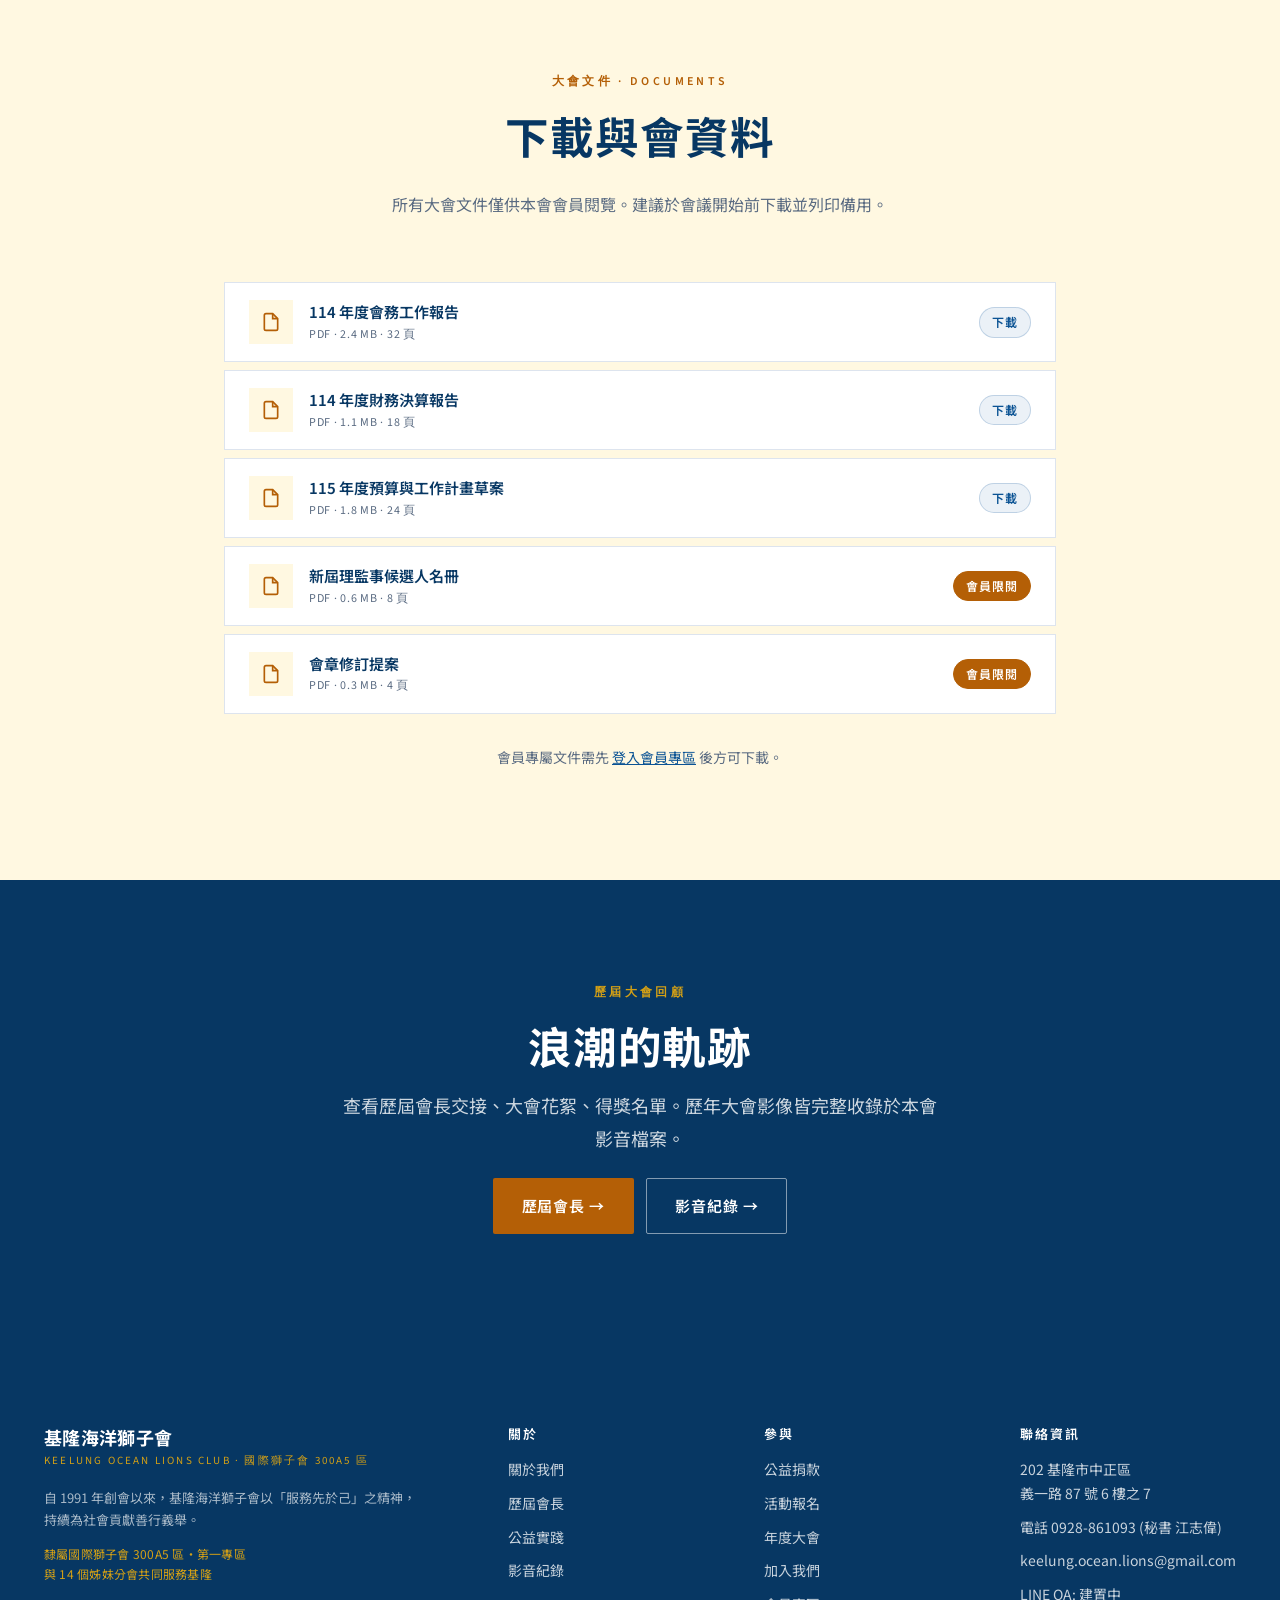
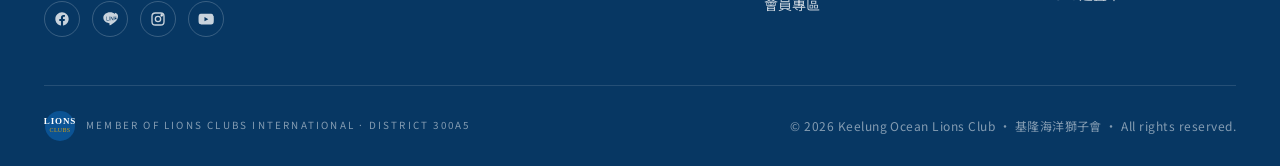
<file: agm.html>
<!doctype html>
<html lang="zh-Hant">
<head>
<meta charset="utf-8">
<meta name="viewport" content="width=device-width, initial-scale=1.0">
<title>年度大會 · 基隆海洋獅子會 Keelung Ocean Lions Club</title>
<meta name="description" content="基隆海洋獅子會年度大會 · Annual General Meeting — 議程、會員資料、財務報告與選舉公告（範本頁面，實際資料以會所最新公告為準）。">
<link rel="canonical" href="https://keelung-ocean-lions.netlify.app/agm.html">
<meta property="og:type" content="website">
<meta property="og:site_name" content="基隆海洋獅子會">
<meta property="og:locale" content="zh_TW">
<meta property="og:title" content="年度大會 · 基隆海洋獅子會 Keelung Ocean Lions Club">
<meta property="og:description" content="基隆海洋獅子會年度大會 · Annual General Meeting — 議程、會員資料、財務報告與選舉公告（範本頁面，實際資料以會所最新公告為準）。">
<meta property="og:url" content="https://keelung-ocean-lions.netlify.app/agm.html">
<meta property="og:image" content="https://keelung-ocean-lions.netlify.app/assets/photos/keelung-ocean.jpg">
<meta name="twitter:card" content="summary_large_image">
<meta name="twitter:title" content="年度大會 · 基隆海洋獅子會 Keelung Ocean Lions Club">
<meta name="twitter:description" content="基隆海洋獅子會年度大會 · Annual General Meeting — 議程、會員資料、財務報告與選舉公告（範本頁面，實際資料以會所最新公告為準）。">
<meta name="twitter:image" content="https://keelung-ocean-lions.netlify.app/assets/photos/keelung-ocean.jpg">
<link rel="preconnect" href="https://fonts.googleapis.com">
<link rel="preconnect" href="https://fonts.gstatic.com" crossorigin>
<link href="https://fonts.googleapis.com/css2?family=Noto+Sans+TC:wght@300;400;500;600;700&family=Noto+Serif+TC:wght@500;700&family=Source+Sans+3:wght@400;500;600;700&display=swap" rel="stylesheet">
<link rel="stylesheet" href="assets/styles.css">
<style>
.agenda-list {
  list-style: none; padding: 0; margin: 0;
  display: grid; gap: 0;
}
.agenda-list li {
  display: grid;
  grid-template-columns: 100px 1fr;
  gap: var(--s-5);
  padding: var(--s-4) 0;
  border-bottom: 1px dashed var(--line);
  align-items: baseline;
}
.agenda-list .time {
  font-family: var(--font-en);
  font-weight: 600;
  color: var(--lion-gold);
  letter-spacing: 0.04em;
}
.agenda-list h4 { color: var(--sea-ink); margin: 0 0 4px; font-size: 16px; }
.agenda-list p { margin: 0; color: var(--ink-500); font-size: 14px; }
.doc-row {
  display: flex; align-items: center; gap: var(--s-4);
  padding: var(--s-4) var(--s-5);
  background: white;
  border: 1px solid var(--line);
  margin-bottom: 8px;
  transition: border-color .2s, transform .2s;
}
.doc-row:hover { border-color: var(--lion-gold); transform: translateX(4px); }
.doc-icon {
  width: 44px; height: 44px;
  background: var(--sand-gold);
  display: grid; place-items: center;
  color: var(--lion-gold);
  flex-shrink: 0;
}
.doc-row__title { font-weight: 600; color: var(--sea-ink); font-size: 15px; }
.doc-row__meta { font-size: 12px; color: var(--ink-500); font-family: var(--font-en); letter-spacing: 0.06em; }
</style>
</head>
<body data-page="agm">

<div id="site-nav"></div>

<section class="page-hero">
  <div class="container page-hero__inner">
    <div class="breadcrumb"><a href="index.html">HOME</a> / <span>AGM 2026</span></div>
    <span class="eyebrow on-dark">年度大會 · ANNUAL GENERAL MEETING</span>
    <h1>浪潮再起 · 共啟新章</h1>
    <p class="lede">本頁為年度大會範本頁面 · 議程、地點與屆別資料以會所最新正式公告為準</p>
    <div class="flex gap-3 mt-5" style="flex-wrap:wrap;">
      <a href="register.html" class="btn btn--gold">會員報到登記 →</a>
      <a href="#docs" class="btn btn--outline-white">下載大會文件</a>
    </div>
  </div>
</section>

<section class="section">
  <div class="container">
    <div style="display:grid; grid-template-columns: 1fr 1fr; gap: var(--s-8);">

      <div>
        <span class="eyebrow">議程 · AGENDA</span>
        <h2>大會議程</h2>
        <p style="color:var(--ink-500); margin-bottom: var(--s-5);">2026 年 6 月 14 日 (六) · 敦睦廳</p>

        <ul class="agenda-list">
          <li><span class="time">17:30</span><div><h4>會員報到 · 茶敘</h4><p>Lobby 報到處 — 出示會員證</p></div></li>
          <li><span class="time">18:00</span><div><h4>大會開幕 · 會長致詞</h4><p>現任會長主席</p></div></li>
          <li><span class="time">18:15</span><div><h4>來賓致辭</h4><p>300A5 區總監、姊妹會代表</p></div></li>
          <li><span class="time">18:30</span><div><h4>114 年度會務工作報告</h4><p>秘書長報告全年度服務成果</p></div></li>
          <li><span class="time">18:50</span><div><h4>財務報告與決算審查</h4><p>財務長報告 · 監察委員審核確認</p></div></li>
          <li><span class="time">19:10</span><div><h4>新屆會長就職典禮</h4><p>新任會長宣誓 · 印信交接</p></div></li>
          <li><span class="time">19:40</span><div><h4>晚宴 · 表揚優秀會員</h4><p>傑出服務獎、滿勤獎、贊助獎</p></div></li>
          <li><span class="time">21:00</span><div><h4>大會圓滿</h4><p>合影留念</p></div></li>
        </ul>
      </div>

      <div>
        <span class="eyebrow">大會資訊 · INFO</span>
        <h2>會務說明</h2>

        <div class="card" style="padding: var(--s-6); margin-bottom: var(--s-4);">
          <h4 style="color:var(--lion-gold);">出席資格</h4>
          <p style="font-size:14px; color:var(--ink-700); margin-bottom:0;">本會註冊會員及其眷屬一名。如需邀請來賓，請於 6 月 1 日前向秘書處提出申請。</p>
        </div>

        <div class="card" style="padding: var(--s-6); margin-bottom: var(--s-4);">
          <h4 style="color:var(--lion-gold);">服裝規定</h4>
          <p style="font-size:14px; color:var(--ink-700); margin-bottom:0;">會員：獅子會制服佩配獅徽。<br>眷屬：商務正裝 (Business Formal)。</p>
        </div>

        <div class="card" style="padding: var(--s-6); margin-bottom: var(--s-4);">
          <h4 style="color:var(--lion-gold);">交通與停車</h4>
          <p style="font-size:14px; color:var(--ink-700); margin-bottom:0;">捷運圓山站步行 12 分鐘。本會於敦煌堂停車場提供 50 個免費停車位，請於報名時一併登記車牌。</p>
        </div>

        <div class="card" style="padding: var(--s-6);">
          <h4 style="color:var(--lion-gold);">會員大會權利</h4>
          <p style="font-size:14px; color:var(--ink-700); margin-bottom:0;">出席會員依章程享投票權，可於大會中對會務報告、財務決算與下屆理監事改選提案進行表決。</p>
        </div>
      </div>

    </div>
  </div>
</section>

<section class="section section--sand" id="docs">
  <div class="container" style="max-width: 880px;">
    <div class="section-title">
      <span class="eyebrow">大會文件 · DOCUMENTS</span>
      <h2>下載與會資料</h2>
      <p class="section-title__sub">所有大會文件僅供本會會員閱覽。建議於會議開始前下載並列印備用。</p>
    </div>

    <a href="javascript:void(0)" class="doc-row" onclick="alert('此檔案僅供本會會員閱覽。請洽秘書處索取：keelung.ocean.lions@gmail.com')" data-no-print>
      <div class="doc-icon"><svg width="20" height="20" viewBox="0 0 24 24" fill="none" stroke="currentColor" stroke-width="2"><path d="M14 2H6a2 2 0 00-2 2v16a2 2 0 002 2h12a2 2 0 002-2V8z"/><path d="M14 2v6h6"/></svg></div>
      <div style="flex:1;"><div class="doc-row__title">114 年度會務工作報告</div><div class="doc-row__meta">PDF · 2.4 MB · 32 頁</div></div>
      <span class="pill pill--ocean">下載</span>
    </a>

    <a href="javascript:void(0)" class="doc-row" onclick="alert('此檔案僅供本會會員閱覽。請洽秘書處索取：keelung.ocean.lions@gmail.com')" data-no-print>
      <div class="doc-icon"><svg width="20" height="20" viewBox="0 0 24 24" fill="none" stroke="currentColor" stroke-width="2"><path d="M14 2H6a2 2 0 00-2 2v16a2 2 0 002 2h12a2 2 0 002-2V8z"/><path d="M14 2v6h6"/></svg></div>
      <div style="flex:1;"><div class="doc-row__title">114 年度財務決算報告</div><div class="doc-row__meta">PDF · 1.1 MB · 18 頁</div></div>
      <span class="pill pill--ocean">下載</span>
    </a>

    <a href="javascript:void(0)" class="doc-row" onclick="alert('此檔案僅供本會會員閱覽。請洽秘書處索取：keelung.ocean.lions@gmail.com')" data-no-print>
      <div class="doc-icon"><svg width="20" height="20" viewBox="0 0 24 24" fill="none" stroke="currentColor" stroke-width="2"><path d="M14 2H6a2 2 0 00-2 2v16a2 2 0 002 2h12a2 2 0 002-2V8z"/><path d="M14 2v6h6"/></svg></div>
      <div style="flex:1;"><div class="doc-row__title">115 年度預算與工作計畫草案</div><div class="doc-row__meta">PDF · 1.8 MB · 24 頁</div></div>
      <span class="pill pill--ocean">下載</span>
    </a>

    <a href="javascript:void(0)" class="doc-row" onclick="alert('此檔案僅供本會會員閱覽。請洽秘書處索取：keelung.ocean.lions@gmail.com')" data-no-print>
      <div class="doc-icon"><svg width="20" height="20" viewBox="0 0 24 24" fill="none" stroke="currentColor" stroke-width="2"><path d="M14 2H6a2 2 0 00-2 2v16a2 2 0 002 2h12a2 2 0 002-2V8z"/><path d="M14 2v6h6"/></svg></div>
      <div style="flex:1;"><div class="doc-row__title">新屆理監事候選人名冊</div><div class="doc-row__meta">PDF · 0.6 MB · 8 頁</div></div>
      <span class="pill pill--gold">會員限閱</span>
    </a>

    <a href="javascript:void(0)" class="doc-row" onclick="alert('此檔案僅供本會會員閱覽。請洽秘書處索取：keelung.ocean.lions@gmail.com')" data-no-print>
      <div class="doc-icon"><svg width="20" height="20" viewBox="0 0 24 24" fill="none" stroke="currentColor" stroke-width="2"><path d="M14 2H6a2 2 0 00-2 2v16a2 2 0 002 2h12a2 2 0 002-2V8z"/><path d="M14 2v6h6"/></svg></div>
      <div style="flex:1;"><div class="doc-row__title">會章修訂提案</div><div class="doc-row__meta">PDF · 0.3 MB · 4 頁</div></div>
      <span class="pill pill--gold">會員限閱</span>
    </a>

    <p style="text-align:center; margin-top:var(--s-6); color:var(--ink-500); font-size:14px;">會員專屬文件需先 <a href="members.html" style="color:var(--ocean-deep); text-decoration:underline;">登入會員專區</a> 後方可下載。</p>
  </div>
</section>

<section class="section section--dark">
  <div class="container text-center" style="max-width: 720px;">
    <span class="eyebrow on-dark">歷屆大會回顧</span>
    <h2 style="color:white;">浪潮的軌跡</h2>
    <p class="lede" style="color:rgba(255,255,255,0.8); margin: 0 auto var(--s-5);">查看歷屆會長交接、大會花絮、得獎名單。歷年大會影像皆完整收錄於本會影音檔案。</p>
    <div class="flex gap-3" style="justify-content:center; flex-wrap:wrap;">
      <a href="presidents.html" class="btn btn--gold">歷屆會長 →</a>
      <a href="media.html" class="btn btn--outline-white">影音紀錄 →</a>
    </div>
  </div>
</section>

<div id="site-footer"></div>
<script src="assets/chrome.js"></script>
</body>
</html>
</file>
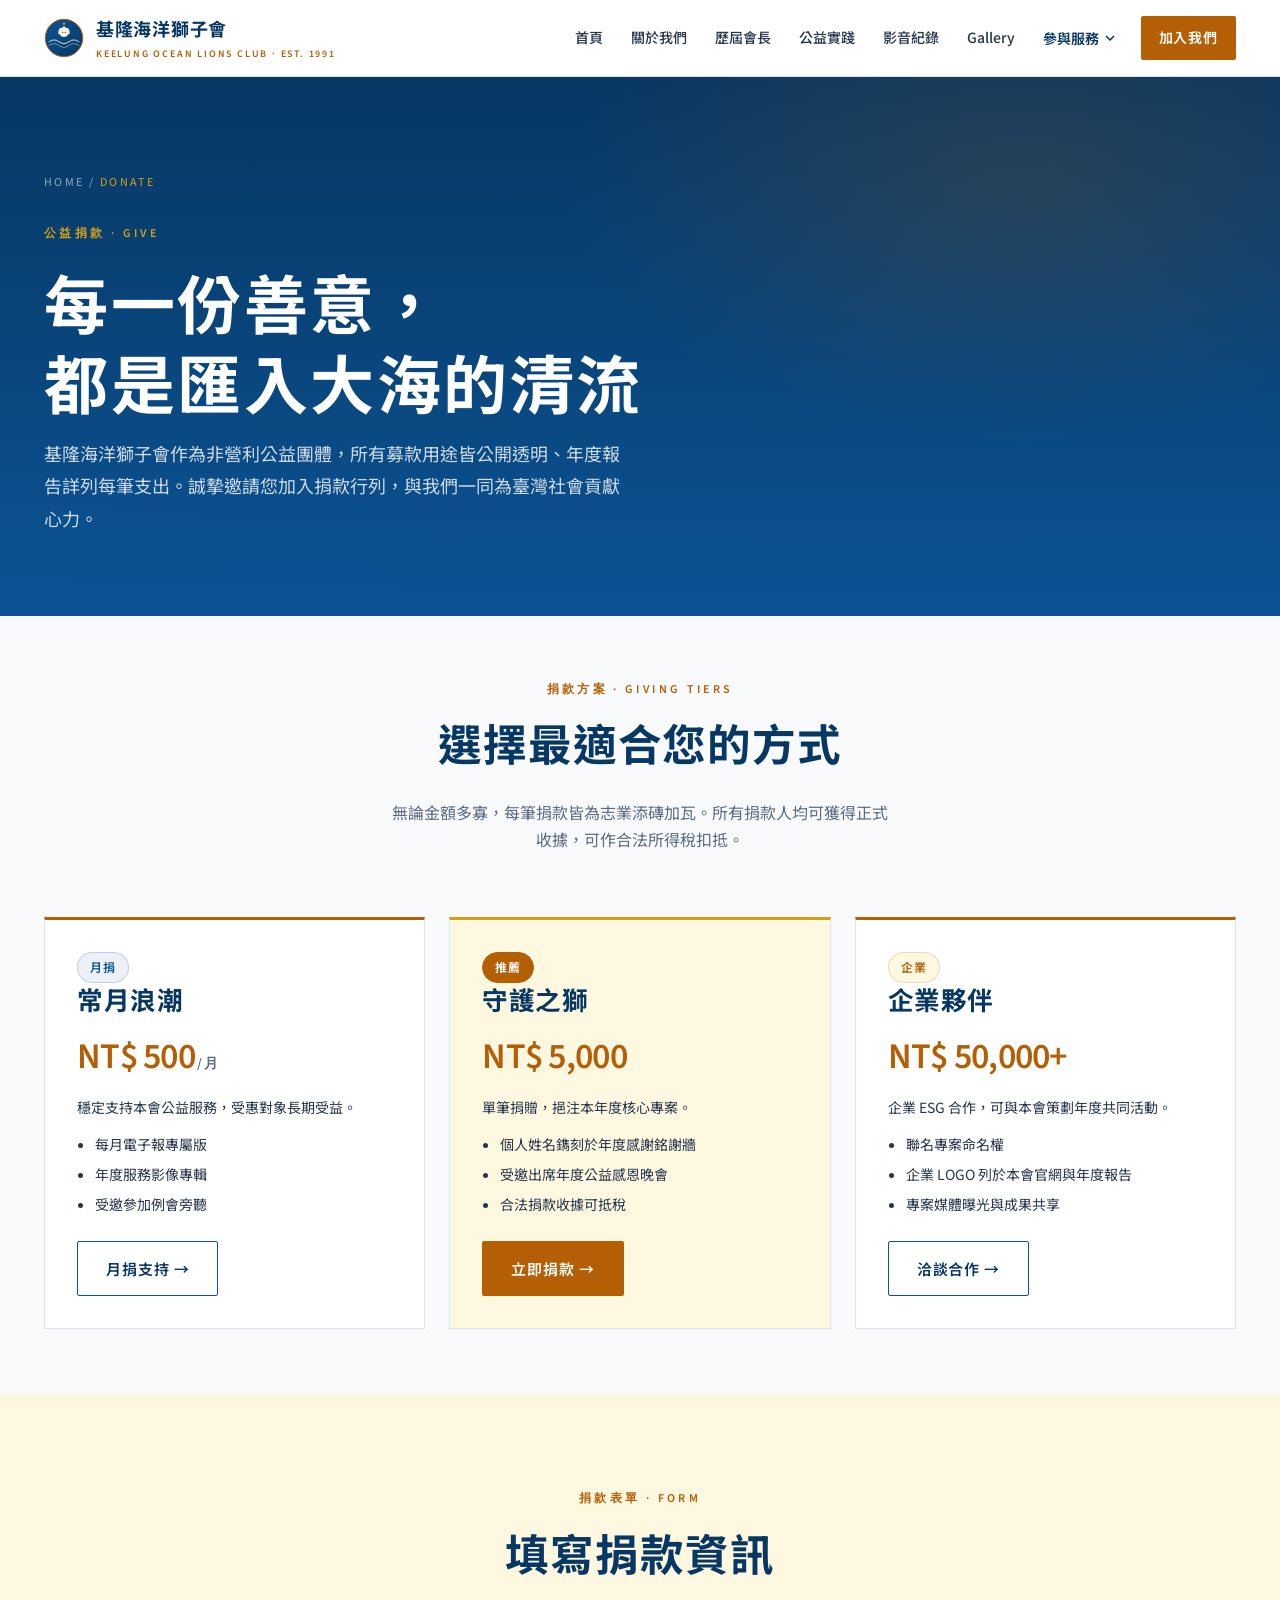
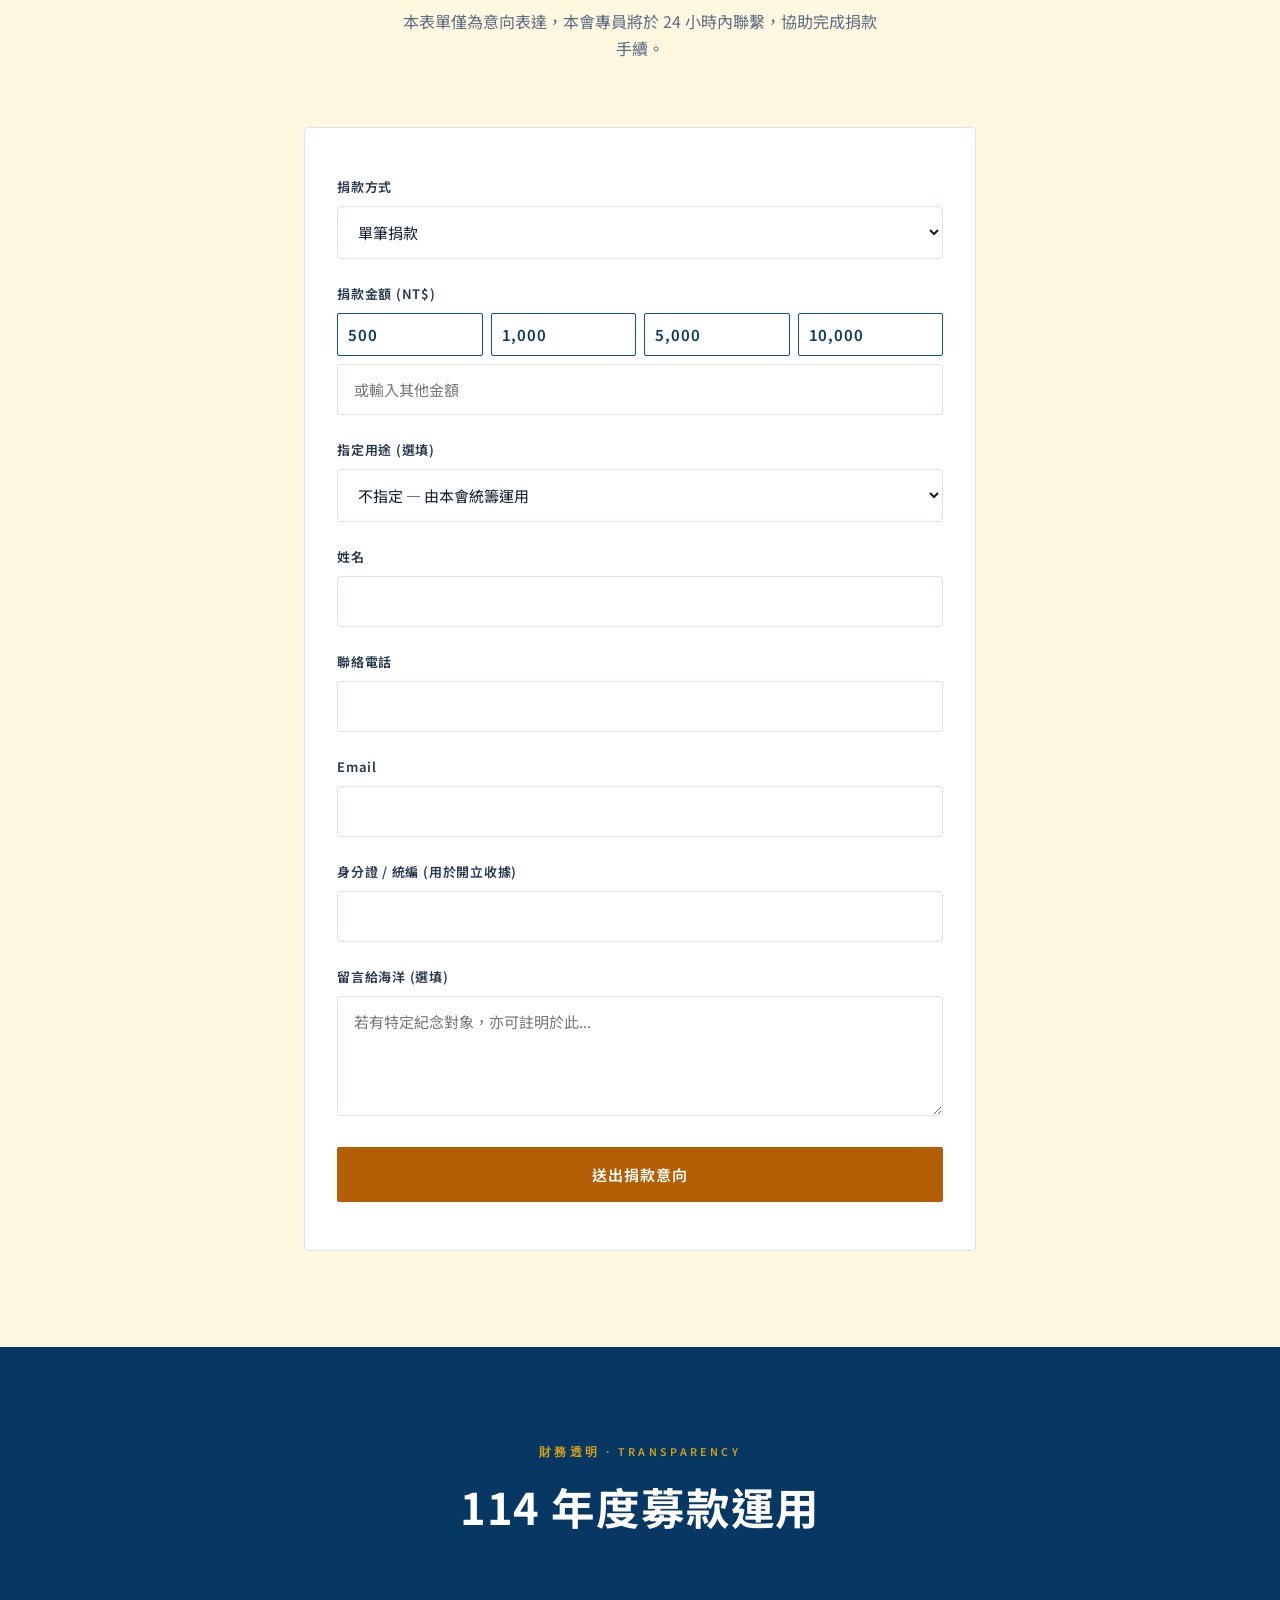
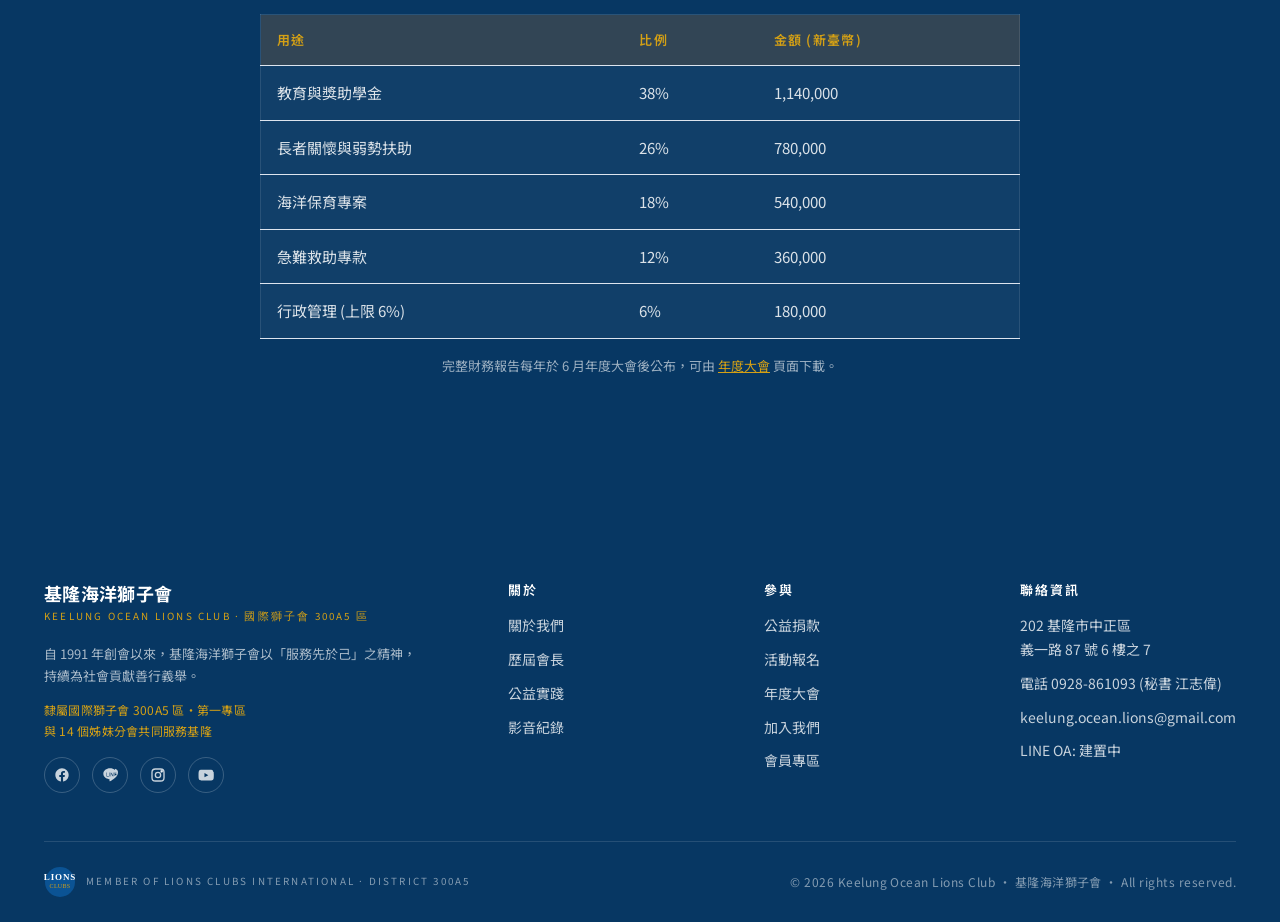
<file: donate.html>
<!doctype html>
<html lang="zh-Hant">
<head>
<meta charset="utf-8">
<meta name="viewport" content="width=device-width, initial-scale=1.0">
<title>公益捐款 · 基隆海洋獅子會 Keelung Ocean Lions Club</title>
<meta name="description" content="基隆海洋獅子會公益捐款 — 每一份善款，都是注入社會的一道暖流。為弱勢族群、教育希望、海洋保育貢獻心力。">
<link rel="canonical" href="https://keelung-ocean-lions.netlify.app/donate.html">
<meta property="og:type" content="website">
<meta property="og:site_name" content="基隆海洋獅子會">
<meta property="og:locale" content="zh_TW">
<meta property="og:title" content="公益捐款 · 基隆海洋獅子會 Keelung Ocean Lions Club">
<meta property="og:description" content="基隆海洋獅子會公益捐款 — 每一份善款，都是注入社會的一道暖流。為弱勢族群、教育希望、海洋保育貢獻心力。">
<meta property="og:url" content="https://keelung-ocean-lions.netlify.app/donate.html">
<meta property="og:image" content="https://keelung-ocean-lions.netlify.app/assets/photos/keelung-ocean.jpg">
<meta name="twitter:card" content="summary_large_image">
<meta name="twitter:title" content="公益捐款 · 基隆海洋獅子會 Keelung Ocean Lions Club">
<meta name="twitter:description" content="基隆海洋獅子會公益捐款 — 每一份善款，都是注入社會的一道暖流。為弱勢族群、教育希望、海洋保育貢獻心力。">
<meta name="twitter:image" content="https://keelung-ocean-lions.netlify.app/assets/photos/keelung-ocean.jpg">
<link rel="preconnect" href="https://fonts.googleapis.com">
<link rel="preconnect" href="https://fonts.gstatic.com" crossorigin>
<link href="https://fonts.googleapis.com/css2?family=Noto+Sans+TC:wght@300;400;500;600;700&family=Noto+Serif+TC:wght@500;700&family=Source+Sans+3:wght@400;500;600;700&display=swap" rel="stylesheet">
<link rel="stylesheet" href="assets/styles.css">
</head>
<body data-page="donate">

<div id="site-nav"></div>

<section class="page-hero">
  <div class="container page-hero__inner">
    <div class="breadcrumb"><a href="index.html">HOME</a> / <span>DONATE</span></div>
    <span class="eyebrow on-dark">公益捐款 · GIVE</span>
    <h1>每一份善意，<br>都是匯入大海的清流</h1>
    <p class="lede">基隆海洋獅子會作為非營利公益團體，所有募款用途皆公開透明、年度報告詳列每筆支出。誠摯邀請您加入捐款行列，與我們一同為臺灣社會貢獻心力。</p>
  </div>
</section>

<section class="section section--tight">
  <div class="container">
    <div class="section-title">
      <span class="eyebrow">捐款方案 · GIVING TIERS</span>
      <h2>選擇最適合您的方式</h2>
      <p class="section-title__sub">無論金額多寡，每筆捐款皆為志業添磚加瓦。所有捐款人均可獲得正式收據，可作合法所得稅扣抵。</p>
    </div>

    <div class="action-grid">

      <div class="action-card">
        <span class="pill pill--ocean">月捐</span>
        <h3>常月浪潮</h3>
        <div class="price">NT$ 500<small style="font-size:14px; color:var(--ink-500);"> / 月</small></div>
        <p style="color:var(--ink-700); font-size:14px;">穩定支持本會公益服務，受惠對象長期受益。</p>
        <ul>
          <li>每月電子報專屬版</li>
          <li>年度服務影像專輯</li>
          <li>受邀參加例會旁聽</li>
        </ul>
        <a href="#donate-form" class="btn btn--outline-ocean">月捐支持 →</a>
      </div>

      <div class="action-card" style="border-top-color: var(--lion-gold-soft); background: var(--sand-gold);">
        <span class="pill pill--gold">推薦</span>
        <h3>守護之獅</h3>
        <div class="price">NT$ 5,000</div>
        <p style="color:var(--ink-700); font-size:14px;">單筆捐贈，挹注本年度核心專案。</p>
        <ul>
          <li>個人姓名鐫刻於年度感謝銘謝牆</li>
          <li>受邀出席年度公益感恩晚會</li>
          <li>合法捐款收據可抵稅</li>
        </ul>
        <a href="#donate-form" class="btn btn--gold">立即捐款 →</a>
      </div>

      <div class="action-card">
        <span class="pill">企業</span>
        <h3>企業夥伴</h3>
        <div class="price">NT$ 50,000+</div>
        <p style="color:var(--ink-700); font-size:14px;">企業 ESG 合作，可與本會策劃年度共同活動。</p>
        <ul>
          <li>聯名專案命名權</li>
          <li>企業 LOGO 列於本會官網與年度報告</li>
          <li>專案媒體曝光與成果共享</li>
        </ul>
        <a href="contact.html" class="btn btn--outline-ocean">洽談合作 →</a>
      </div>

    </div>
  </div>
</section>

<section class="section section--sand" id="donate-form">
  <div class="container" style="max-width: 720px;">
    <div class="section-title">
      <span class="eyebrow">捐款表單 · FORM</span>
      <h2>填寫捐款資訊</h2>
      <p class="section-title__sub">本表單僅為意向表達，本會專員將於 24 小時內聯繫，協助完成捐款手續。</p>
    </div>

    <form class="card" style="padding: var(--s-7) var(--s-6); background: white;" onsubmit="event.preventDefault(); document.getElementById('thanks').style.display='block'; this.style.display='none'; window.scrollTo({top: this.offsetTop - 80, behavior:'smooth'});">

      <div class="field">
        <label>捐款方式</label>
        <select required>
          <option>單筆捐款</option>
          <option>每月定期定額</option>
          <option>遺產 / 紀念捐贈</option>
        </select>
      </div>

      <div class="field">
        <label>捐款金額 (NT$)</label>
        <div style="display:grid; grid-template-columns:repeat(4,1fr); gap:8px; margin-bottom:8px;">
          <button type="button" class="btn btn--outline-ocean" onclick="document.getElementById('amt').value=500" style="padding:10px;">500</button>
          <button type="button" class="btn btn--outline-ocean" onclick="document.getElementById('amt').value=1000" style="padding:10px;">1,000</button>
          <button type="button" class="btn btn--outline-ocean" onclick="document.getElementById('amt').value=5000" style="padding:10px;">5,000</button>
          <button type="button" class="btn btn--outline-ocean" onclick="document.getElementById('amt').value=10000" style="padding:10px;">10,000</button>
        </div>
        <input type="number" id="amt" placeholder="或輸入其他金額" min="100" required>
      </div>

      <div class="field">
        <label>指定用途 (選填)</label>
        <select>
          <option value="general">不指定 — 由本會統籌運用</option>
          <option>偏鄉教育希望工程</option>
          <option>海洋保育與淨灘行動</option>
          <option>長者關懷與獨老送暖</option>
          <option>急難救助專款</option>
        </select>
      </div>

      <div class="field"><label>姓名</label><input type="text" required></div>
      <div class="field"><label>聯絡電話</label><input type="tel" required></div>
      <div class="field"><label>Email</label><input type="email" required></div>
      <div class="field"><label>身分證 / 統編 (用於開立收據)</label><input type="text"></div>
      <div class="field"><label>留言給海洋 (選填)</label><textarea placeholder="若有特定紀念對象，亦可註明於此..."></textarea></div>

      <button type="submit" class="btn btn--gold" style="width:100%; justify-content:center; padding: 16px;">送出捐款意向</button>
    </form>

    <div id="thanks" class="card" style="display:none; padding:var(--s-8); text-align:center; background:white;">
      <div style="width:64px; height:64px; margin:0 auto var(--s-4); background:var(--sand-gold); border-radius:50%; display:grid; place-items:center; color:var(--lion-gold);">
        <svg width="28" height="28" viewBox="0 0 24 24" fill="none" stroke="currentColor" stroke-width="2.5"><path d="M5 13l4 4L19 7"/></svg>
      </div>
      <h3>感謝您的善心</h3>
      <p>本會專員將於 24 小時內與您聯繫。<br>您的每一份心意，都將化作真實的服務行動。</p>
      <a href="index.html" class="btn btn--outline-ocean mt-5">返回首頁</a>
    </div>

  </div>
</section>

<section class="section section--dark">
  <div class="container">
    <div class="section-title">
      <span class="eyebrow on-dark">財務透明 · TRANSPARENCY</span>
      <h2 style="color:white;">114 年度募款運用</h2>
    </div>
    <div style="max-width:760px; margin: 0 auto;">
      <table class="tbl" style="background:rgba(255,255,255,0.04); border:1px solid rgba(255,255,255,0.1);">
        <thead><tr><th style="background:rgba(180,95,6,0.2); color:var(--lion-gold-soft);">用途</th><th style="background:rgba(180,95,6,0.2); color:var(--lion-gold-soft);">比例</th><th style="background:rgba(180,95,6,0.2); color:var(--lion-gold-soft);">金額 (新臺幣)</th></tr></thead>
        <tbody style="color:rgba(255,255,255,0.85);">
          <tr><td>教育與獎助學金</td><td>38%</td><td>1,140,000</td></tr>
          <tr><td>長者關懷與弱勢扶助</td><td>26%</td><td>780,000</td></tr>
          <tr><td>海洋保育專案</td><td>18%</td><td>540,000</td></tr>
          <tr><td>急難救助專款</td><td>12%</td><td>360,000</td></tr>
          <tr><td>行政管理 (上限 6%)</td><td>6%</td><td>180,000</td></tr>
        </tbody>
      </table>
      <p style="color:rgba(255,255,255,0.6); font-size:13px; text-align:center; margin-top:var(--s-4);">完整財務報告每年於 6 月年度大會後公布，可由 <a href="agm.html" style="color:var(--lion-gold-soft); text-decoration:underline;">年度大會</a> 頁面下載。</p>
    </div>
  </div>
</section>

<div id="site-footer"></div>
<script src="assets/chrome.js"></script>
</body>
</html>
</file>
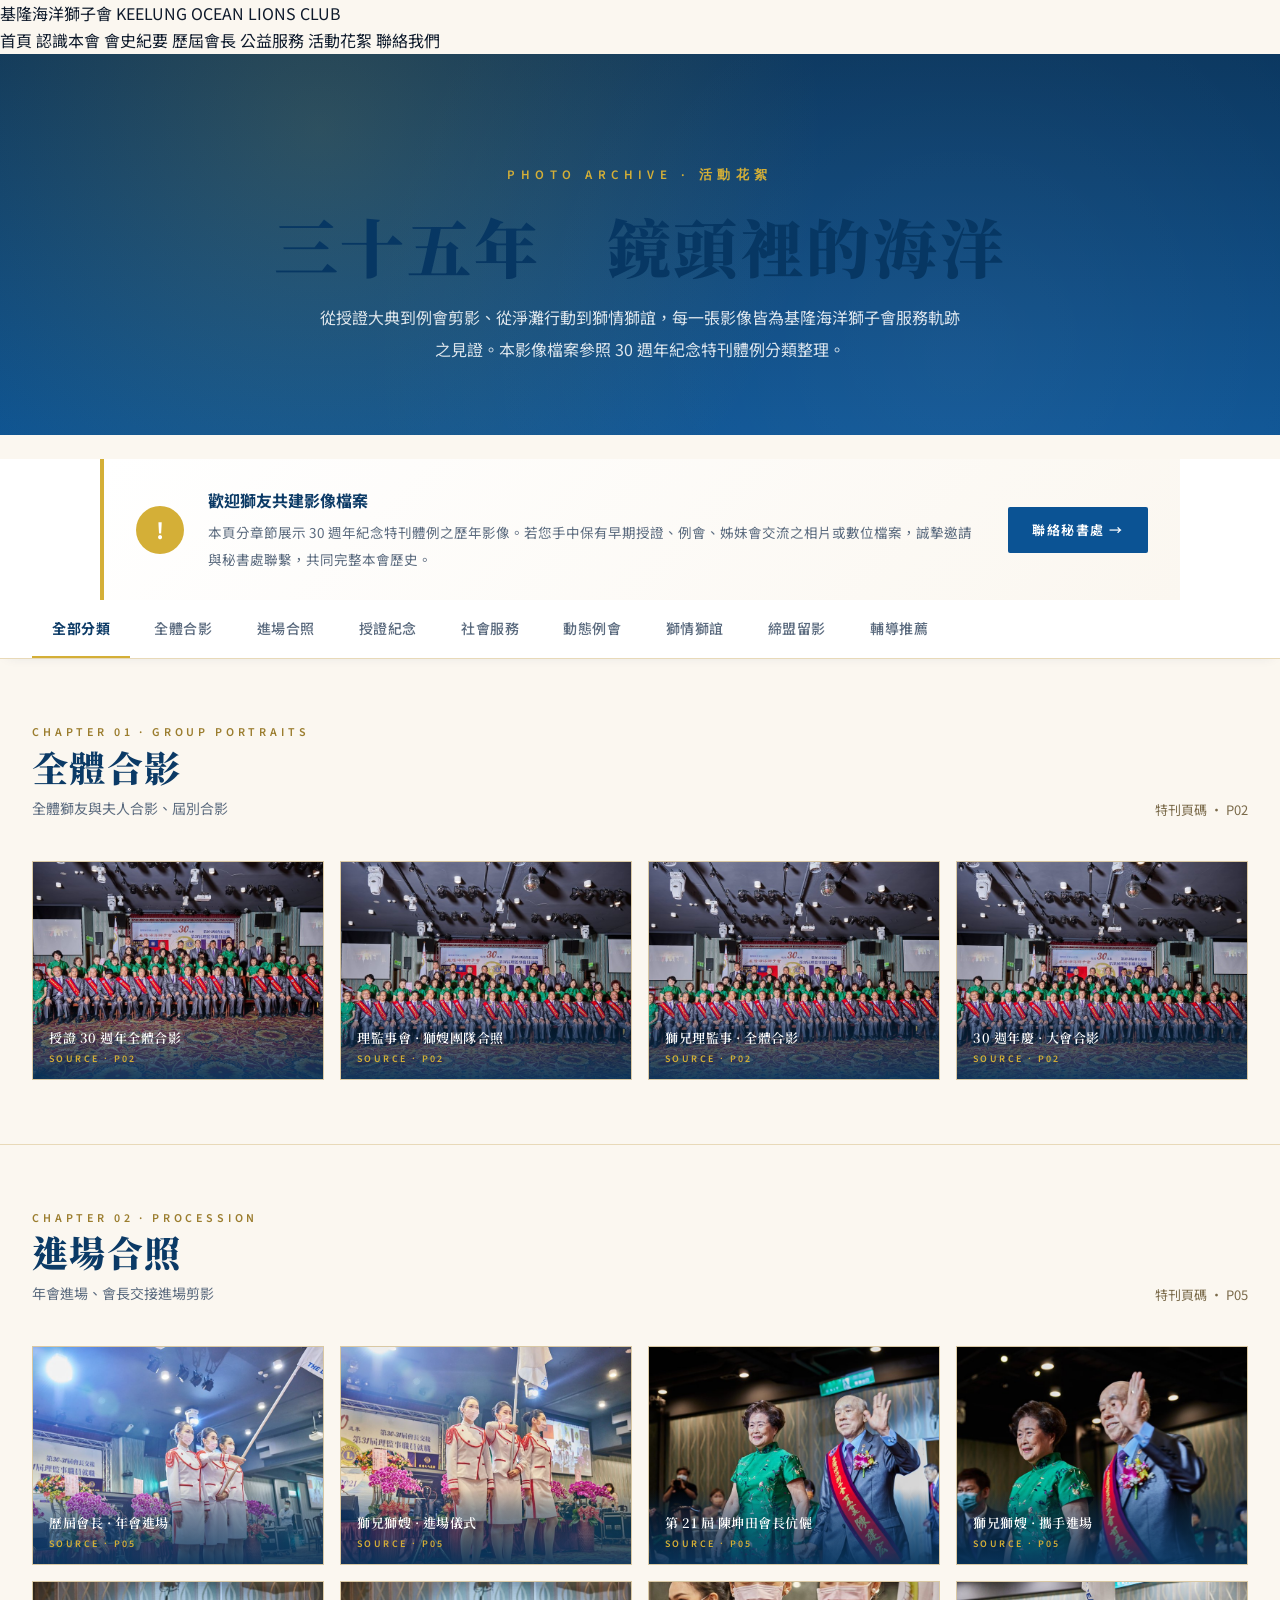
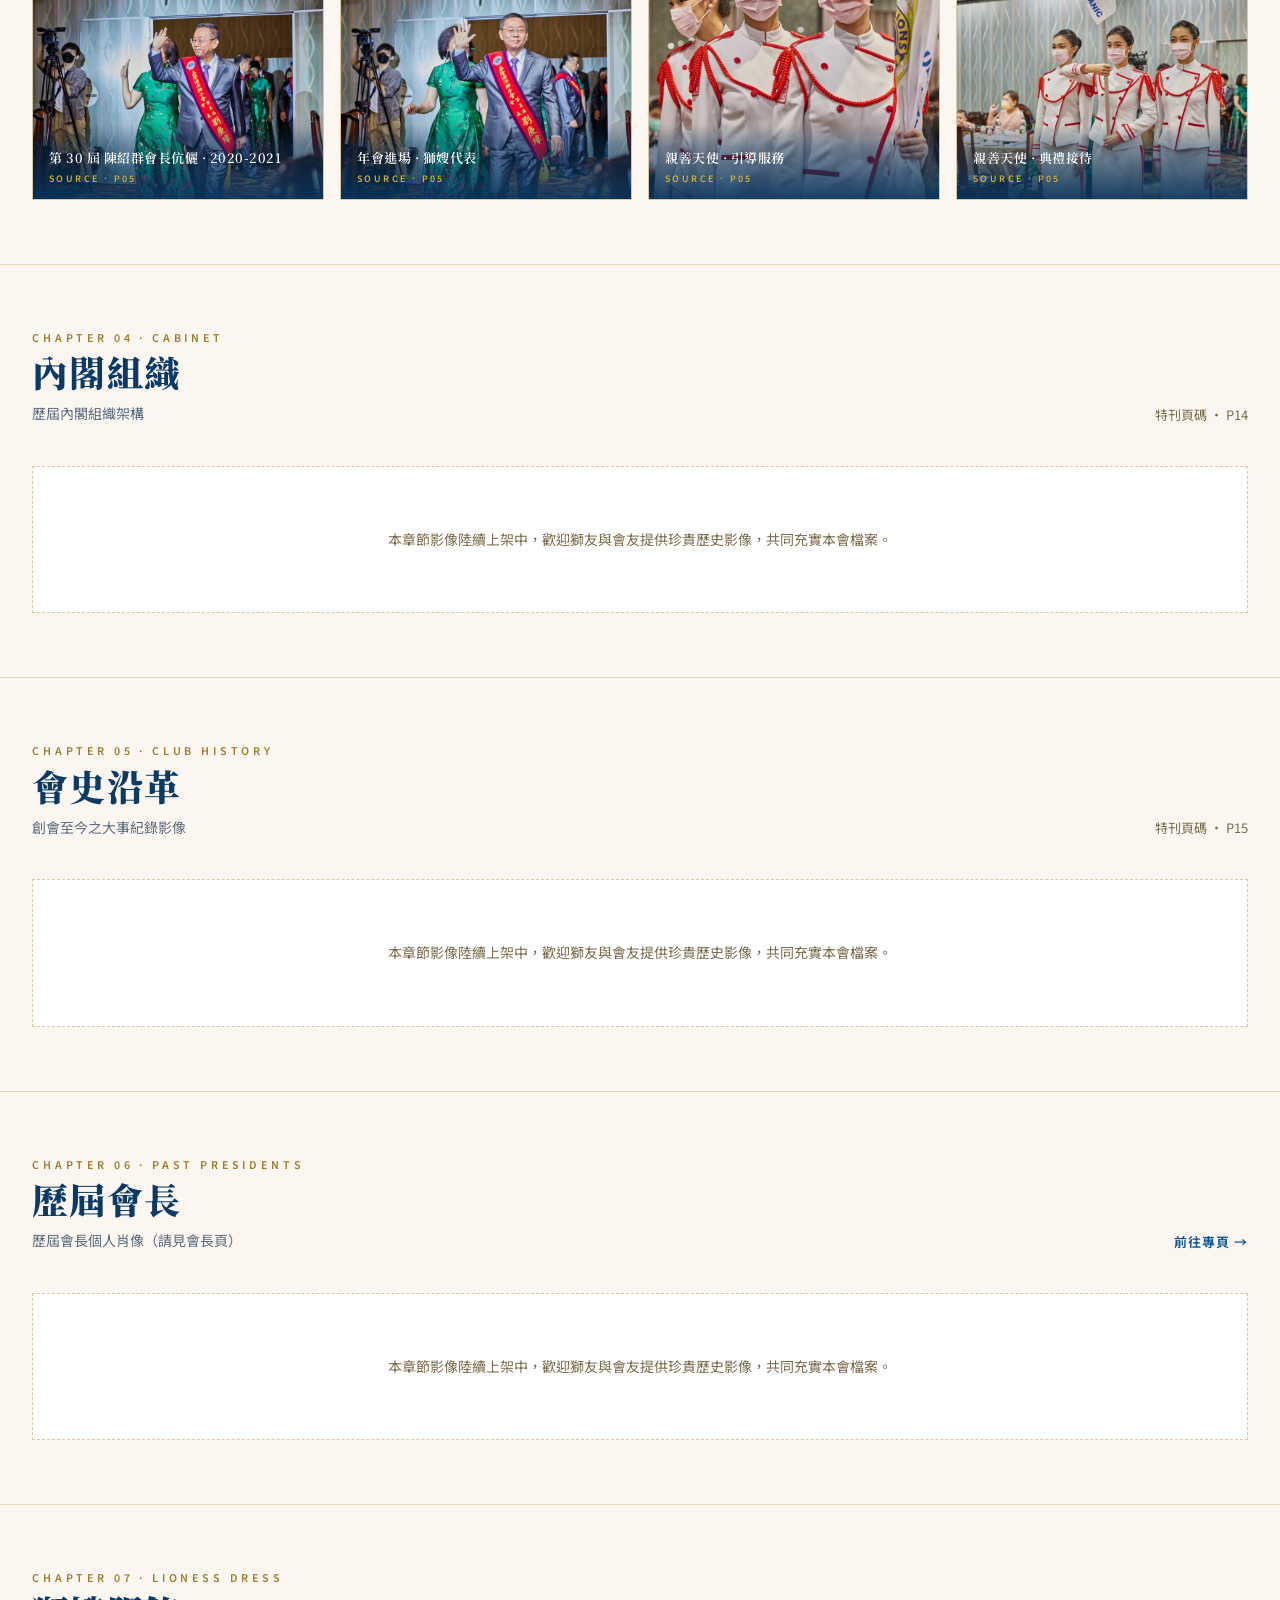
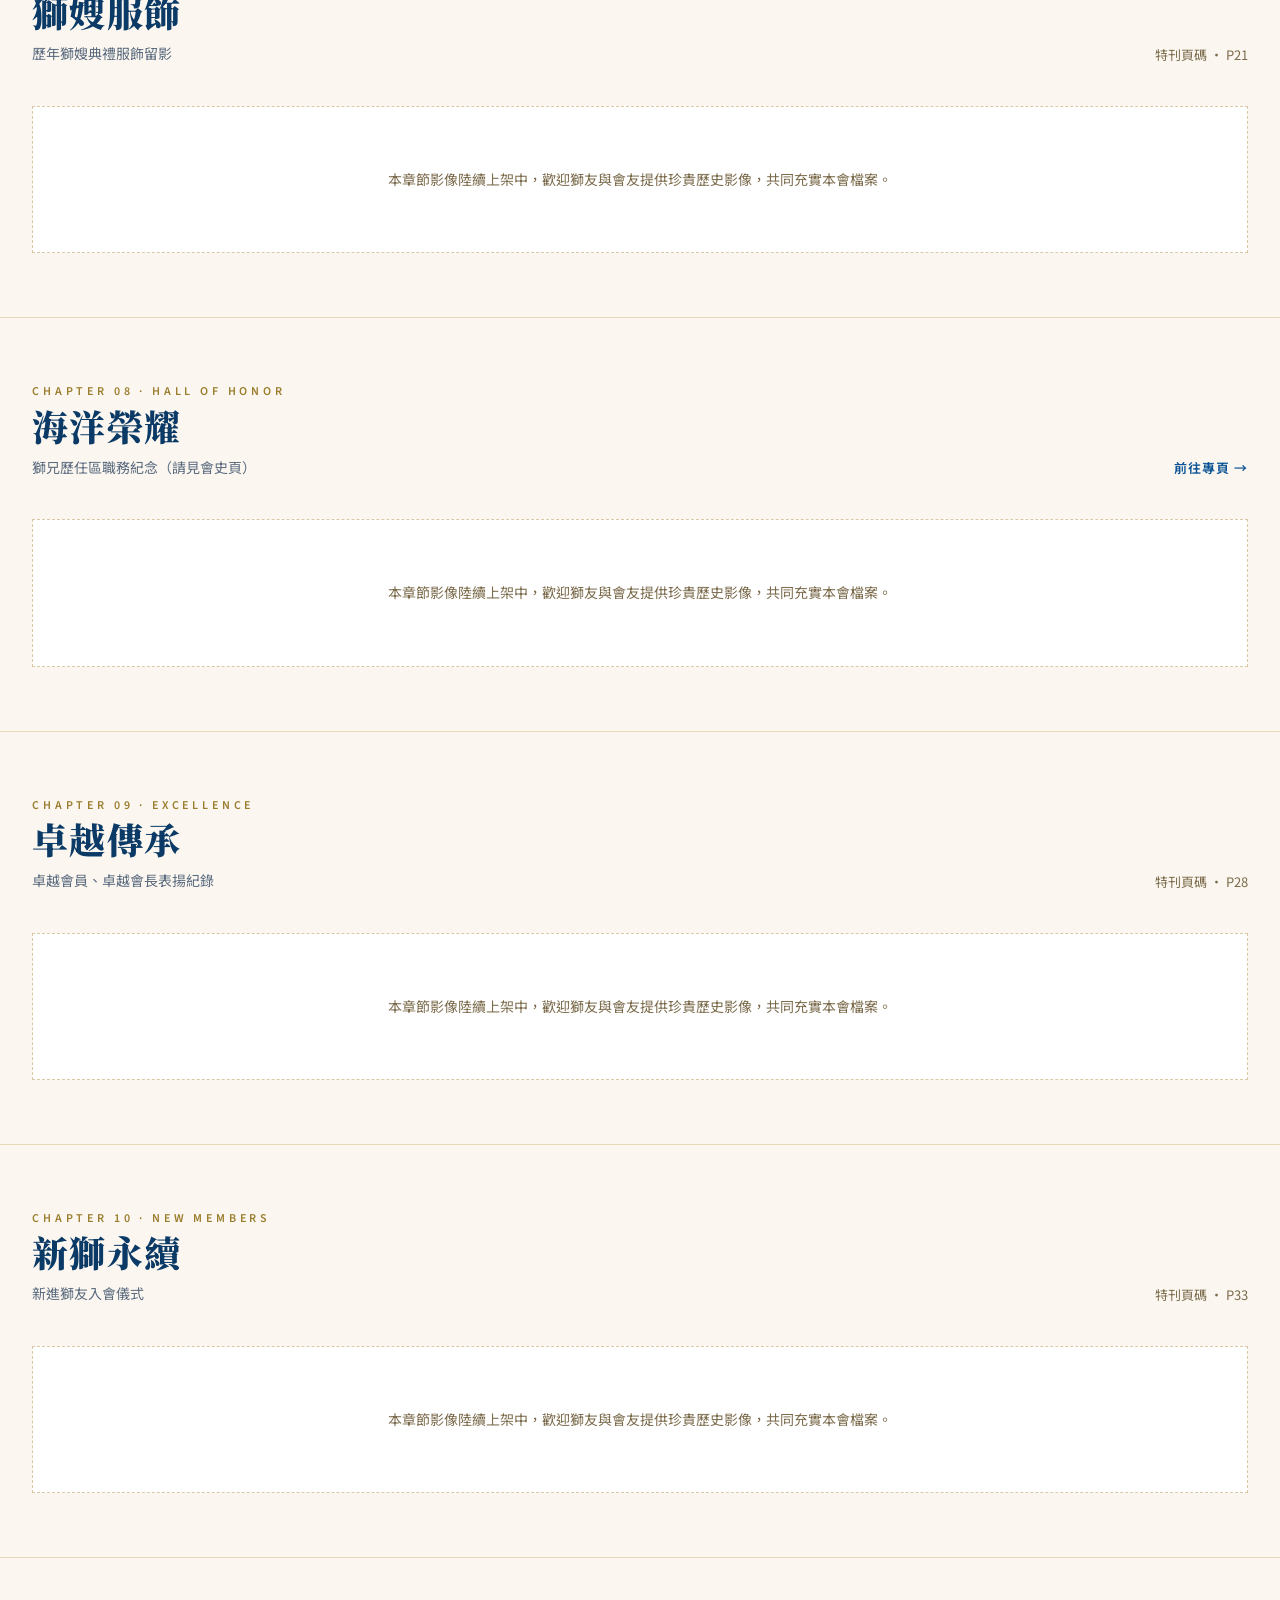
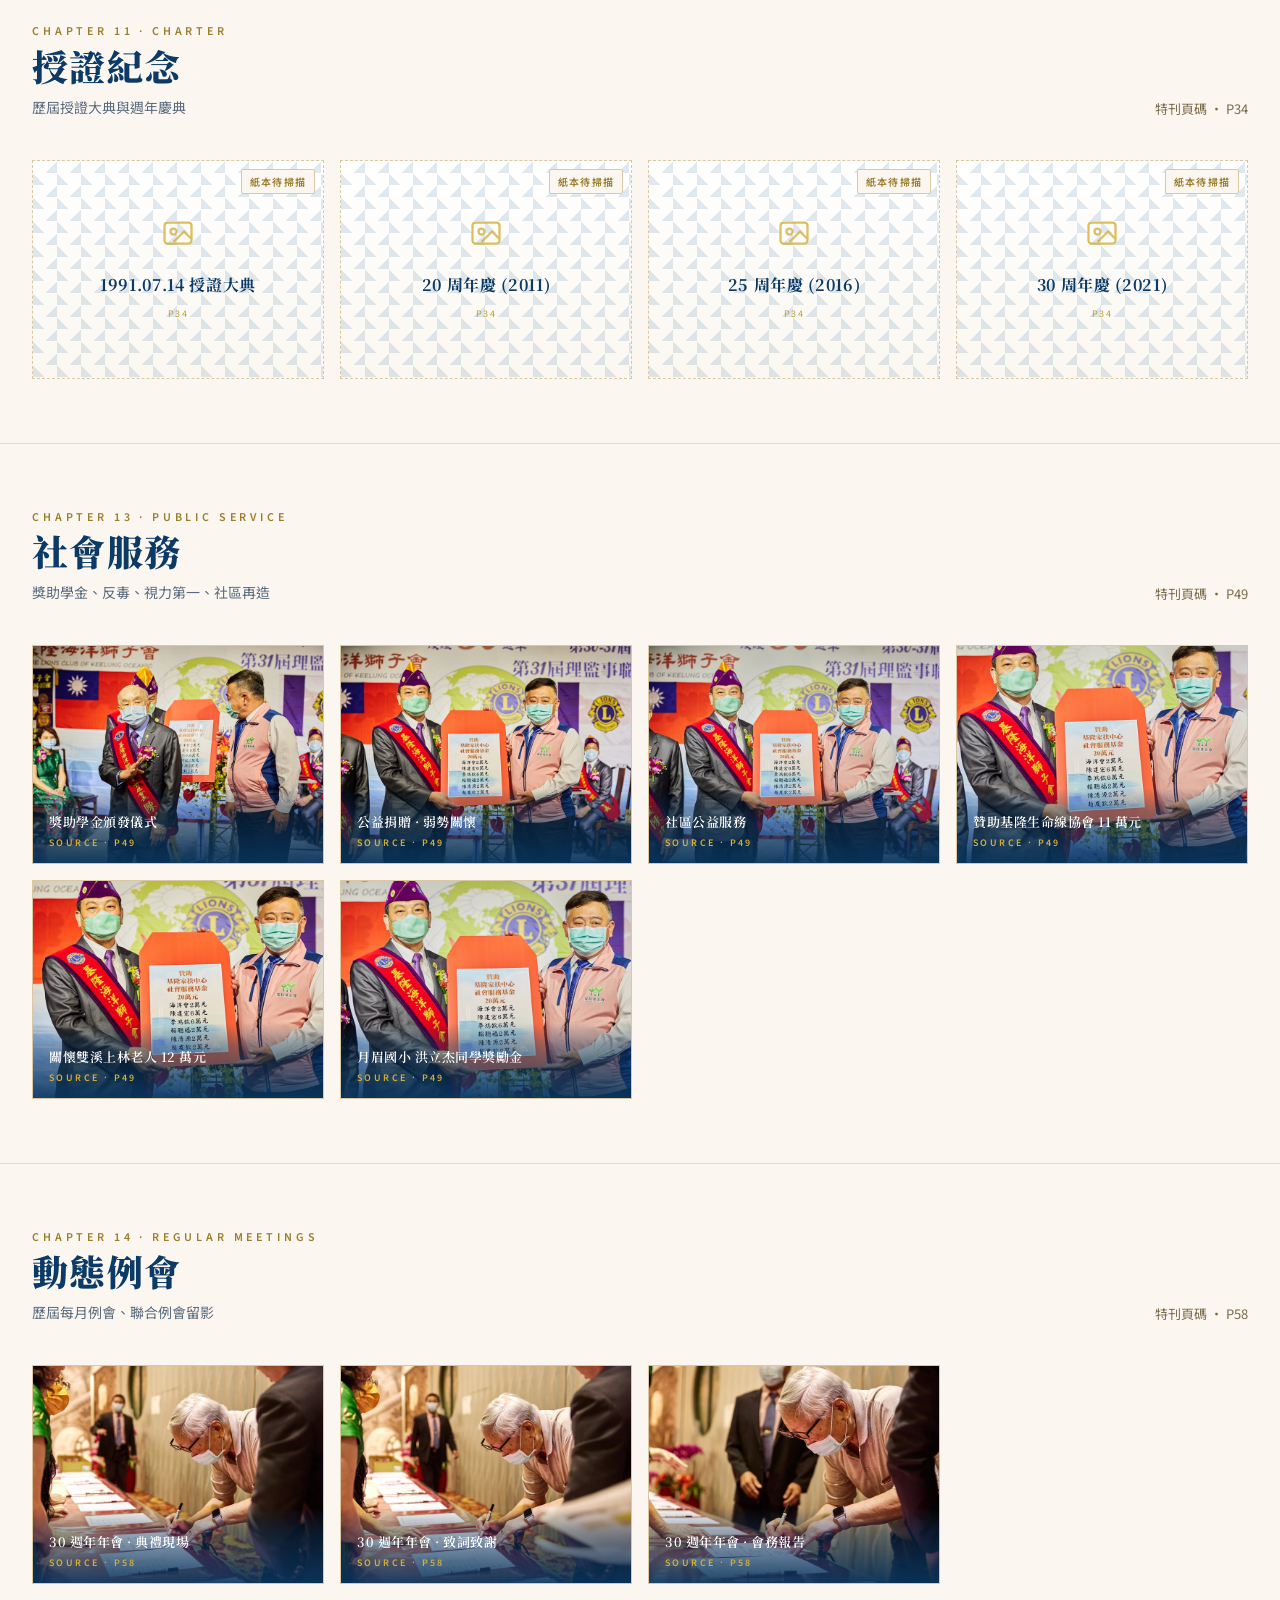
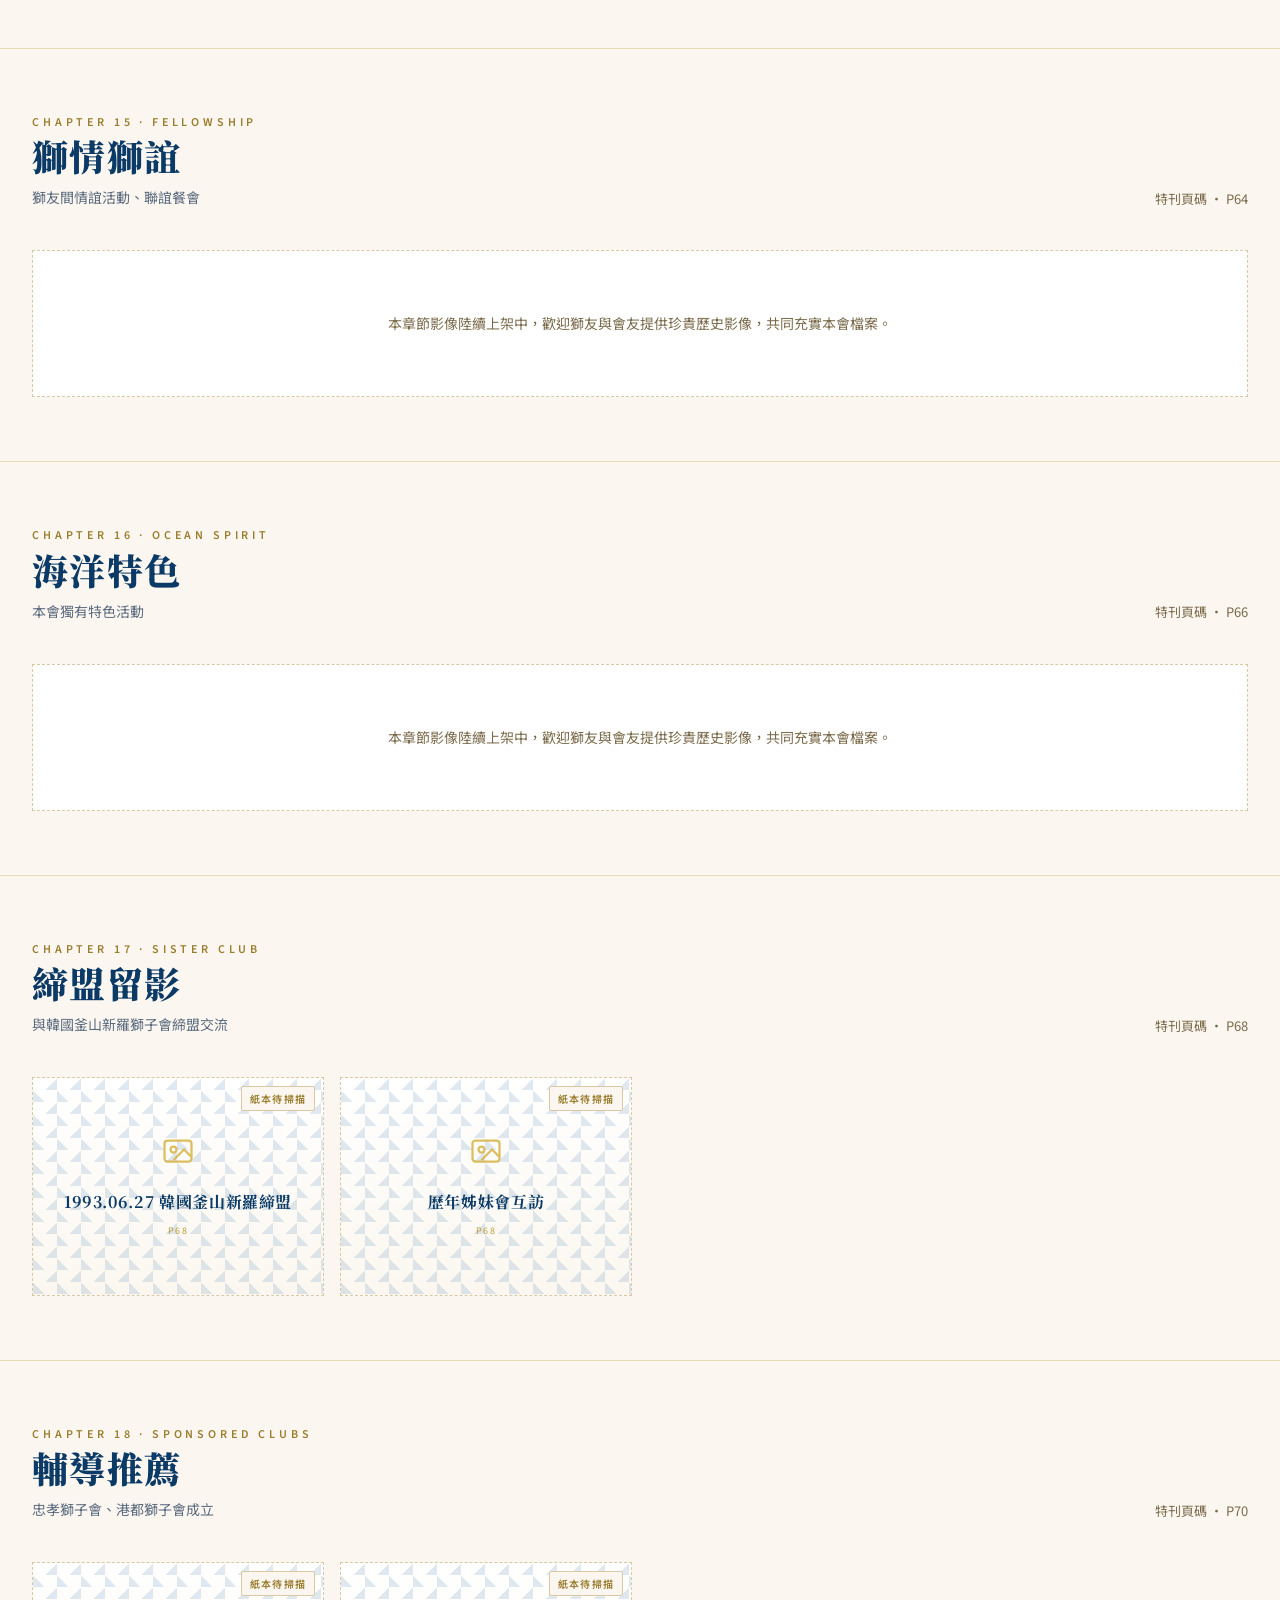
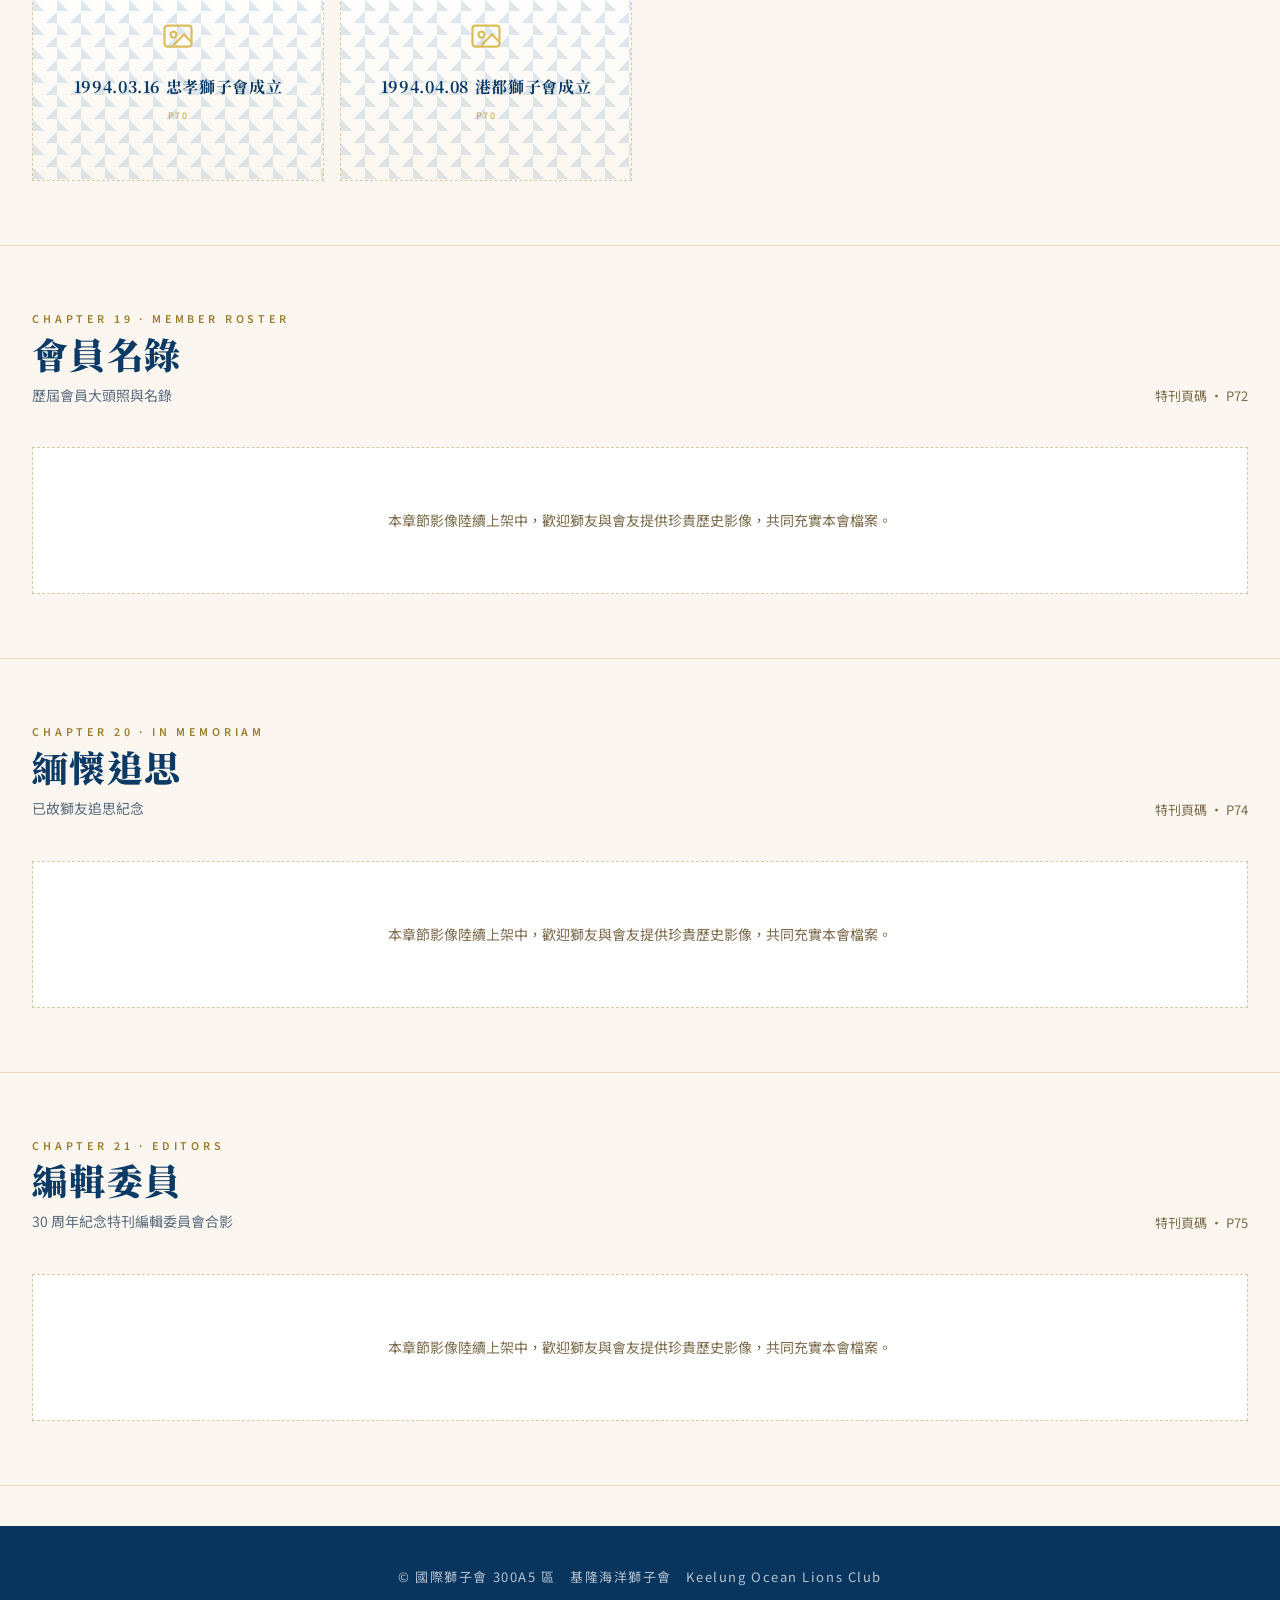
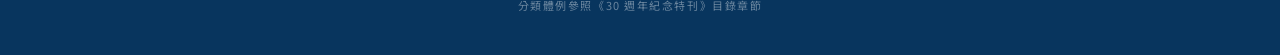
<file: gallery.html>
<!DOCTYPE html>
<html lang="zh-Hant">
<head>
<meta charset="UTF-8">
<meta name="viewport" content="width=device-width, initial-scale=1.0">
<title>活動花絮 · 基隆海洋獅子會</title>
<meta name="description" content="基隆海洋獅子會活動相簿 — 例會、淨灘、義賣、公益捐贈等活動現場紀錄。">
<link rel="canonical" href="https://keelung-ocean-lions.netlify.app/gallery.html">
<meta property="og:type" content="website">
<meta property="og:site_name" content="基隆海洋獅子會">
<meta property="og:locale" content="zh_TW">
<meta property="og:title" content="活動花絮 · 基隆海洋獅子會">
<meta property="og:description" content="基隆海洋獅子會活動相簿 — 例會、淨灘、義賣、公益捐贈等活動現場紀錄。">
<meta property="og:url" content="https://keelung-ocean-lions.netlify.app/gallery.html">
<meta property="og:image" content="https://keelung-ocean-lions.netlify.app/assets/photos/keelung-ocean.jpg">
<meta name="twitter:card" content="summary_large_image">
<meta name="twitter:title" content="活動花絮 · 基隆海洋獅子會">
<meta name="twitter:description" content="基隆海洋獅子會活動相簿 — 例會、淨灘、義賣、公益捐贈等活動現場紀錄。">
<meta name="twitter:image" content="https://keelung-ocean-lions.netlify.app/assets/photos/keelung-ocean.jpg">
<link rel="preconnect" href="https://fonts.googleapis.com">
<link rel="preconnect" href="https://fonts.gstatic.com" crossorigin>
<link href="https://fonts.googleapis.com/css2?family=Noto+Sans+TC:wght@300;400;500;600;700;900&family=Noto+Serif+TC:wght@500;600;700;900&family=Source+Sans+3:wght@300;400;500;600;700&display=swap" rel="stylesheet">
<link rel="stylesheet" href="assets/styles.css">
<style>
  body { background:#fbf7f0; }

  /* Hero */
  .g-hero {
    background: linear-gradient(180deg, #08355e 0%, #0b5394 100%);
    color:#fff; padding: 110px 32px 70px; text-align:center;
    position: relative; overflow:hidden;
  }
  .g-hero::before {
    content:""; position:absolute; inset:0;
    background:
      radial-gradient(circle at 25% 20%, rgba(212,175,55,.18), transparent 50%),
      radial-gradient(circle at 75% 80%, rgba(255,255,255,.06), transparent 60%);
  }
  .g-hero__inner { position:relative; max-width: 900px; margin: 0 auto; }
  .g-hero__kicker { font-family: var(--font-en); font-size:13px; letter-spacing:.42em; color:#d4af37; font-weight:600; margin-bottom: 24px; }
  .g-hero h1 { font-family: var(--font-serif); font-size: clamp(44px, 5.5vw, 64px); font-weight:900; margin: 0 0 20px; letter-spacing:.04em; line-height: 1.1; }
  .g-hero p { font-size: 16px; line-height: 2; color: rgba(255,255,255,.85); max-width: 640px; margin: 0 auto; }

  /* Tabs */
  .g-tabs-wrap {
    background: #fff; border-bottom: 1px solid #e8d9b8; position: sticky; top: 0; z-index: 10;
    box-shadow: 0 4px 12px -8px rgba(8,53,94,.15);
  }
  .g-tabs {
    max-width: 1280px; margin: 0 auto; padding: 0 32px;
    display: flex; gap: 4px; overflow-x: auto; scrollbar-width: none;
  }
  .g-tabs::-webkit-scrollbar { display: none; }
  .g-tab {
    padding: 18px 20px; flex-shrink: 0;
    background: none; border: none;
    font-family: var(--font-zh); font-size: 14px; color: #5a6a7e; font-weight: 500;
    cursor: pointer; transition: all .25s ease;
    border-bottom: 2px solid transparent;
    letter-spacing: .04em;
    white-space: nowrap;
  }
  .g-tab:hover { color: #0b3a66; }
  .g-tab.is-active { color: #0b3a66; border-bottom-color: #d4af37; font-weight: 700; }
  .g-tab__cnt {
    display: inline-block; margin-left: 6px;
    font-family: var(--font-en); font-size: 11px; color: #b8941f;
    background: #fbf7f0; padding: 2px 7px; border-radius: 10px;
    letter-spacing: .08em;
  }
  .g-tab.is-active .g-tab__cnt { background: #d4af37; color: #fff; }

  /* Section header */
  .g-section { padding: 64px 32px; max-width: 1280px; margin: 0 auto; }
  .g-shead { margin-bottom: 40px; display: flex; align-items: end; justify-content: space-between; gap: 24px; flex-wrap: wrap; }
  .g-shead__l h2 { font-family: var(--font-serif); font-size: 36px; font-weight: 900; color:#0b3a66; margin: 0 0 8px; letter-spacing: .04em; }
  .g-shead__l .sub { font-family: var(--font-en); font-size: 12px; letter-spacing:.32em; color:#9b7d2e; font-weight:600; }
  .g-shead__r { font-size: 13px; color: #7a6a4a; }

  /* Photo grid */
  .g-grid {
    display: grid; grid-template-columns: repeat(4, 1fr); gap: 16px;
  }
  @media(max-width:1080px){ .g-grid { grid-template-columns: repeat(3,1fr); } }
  @media(max-width:760px){ .g-grid { grid-template-columns: repeat(2,1fr); } }
  @media(max-width:480px){ .g-grid { grid-template-columns: 1fr; } }

  .g-card {
    aspect-ratio: 4/3;
    background: linear-gradient(180deg, #fff 0%, #fbf7f0 100%);
    border: 1px dashed #d9c8a3;
    display: grid; place-items: center;
    text-align: center;
    position: relative;
    transition: all .3s ease;
    cursor: default;
    overflow: hidden;
  }
  .g-card:hover {
    border-color: #d4af37; border-style: solid;
    box-shadow: 0 16px 32px -16px rgba(8,53,94,.2);
    transform: translateY(-3px);
  }
  .g-card__pattern {
    position: absolute; inset: 0; opacity: .12;
    background-image:
      linear-gradient(45deg, #0b5394 25%, transparent 25%),
      linear-gradient(-45deg, #0b5394 25%, transparent 25%);
    background-size: 24px 24px;
    background-position: 0 0, 0 12px;
    pointer-events: none;
  }
  .g-card__inner {
    position: relative; padding: 20px;
  }
  .g-card__icon {
    width: 36px; height: 36px; margin: 0 auto 12px;
    color: #d4af37; opacity: .8;
  }
  .g-card__t {
    font-family: var(--font-serif); font-size: 16px; font-weight: 700; color: #0b3a66;
    margin-bottom: 4px; letter-spacing: .04em;
  }
  /* Real photo card */
  .g-photo {
    aspect-ratio: 4/3;
    position: relative;
    overflow: hidden;
    border: 1px solid #d9c8a3;
    background:#08355e;
    transition: all .3s ease;
    cursor: pointer;
  }
  .g-photo:hover {
    border-color:#d4af37;
    box-shadow: 0 16px 32px -16px rgba(8,53,94,.4);
    transform: translateY(-3px);
  }
  .g-photo img {
    width:100%; height:100%; object-fit:cover; display:block;
    transition: transform .6s ease;
  }
  .g-photo:hover img { transform: scale(1.05); }
  .g-photo__cap {
    position:absolute; left:0; right:0; bottom:0;
    padding: 24px 16px 12px;
    background: linear-gradient(0deg, rgba(8,53,94,.92) 0%, rgba(8,53,94,.4) 70%, transparent 100%);
    color:#fff;
    font-family: var(--font-serif);
    font-size: 13px;
    font-weight: 600;
    letter-spacing:.04em;
    line-height:1.5;
  }
  .g-photo__src {
    font-family: var(--font-en);
    font-size:10px;
    letter-spacing:.24em;
    color:#d4af37;
    font-weight:600;
    margin-top:4px;
    display:block;
  }
  .g-card__d {
    font-size: 11px; color: #9b7d2e; letter-spacing: .2em; font-family: var(--font-en); font-weight: 600;
  }
  .g-card__pending {
    position: absolute; top: 8px; right: 8px;
    background: #fbf7f0; color: #9b7d2e;
    font-size: 10px; letter-spacing: .12em; padding: 3px 8px;
    border: 1px solid #d9c8a3; font-weight: 600;
    border-radius: 2px;
  }

  /* Source pages reference */
  .g-card__src {
    font-family: var(--font-en); font-size: 10px; color: #b8941f;
    letter-spacing: .14em; margin-top: 8px; opacity: .9;
  }

  /* Empty state for sections without items */
  .g-empty {
    grid-column: 1 / -1;
    padding: 60px 32px;
    background: #fff;
    border: 1px dashed #d9c8a3;
    text-align: center;
    color: #7a6a4a;
    font-size: 14px;
    line-height: 1.8;
  }

  /* Upload notice */
  .upload-notice {
    max-width: 1080px; margin: 24px auto 0; padding: 28px 32px;
    background: linear-gradient(135deg, #fff 0%, #fbf7f0 100%);
    border-left: 4px solid #d4af37;
    display: grid; grid-template-columns: auto 1fr auto; gap: 24px; align-items: center;
  }
  @media(max-width:680px){ .upload-notice { grid-template-columns: 1fr; text-align: center; } }
  .un-icon {
    width: 48px; height: 48px; border-radius: 50%;
    background: #d4af37; color:#fff; display: grid; place-items: center;
    font-size: 22px; font-weight: 700;
  }
  .un-text strong { display: block; color:#0b3a66; font-size: 16px; margin-bottom: 4px; font-weight: 700; }
  .un-text span { font-size: 13.5px; color: #5a6a7e; line-height: 1.7; }
  .un-cta {
    background: #0b5394; color: #fff; text-decoration: none;
    padding: 12px 24px; font-size: 13px; letter-spacing: .12em; font-weight: 600;
    transition: background .25s ease;
    border-radius: 2px; white-space: nowrap;
  }
  .un-cta:hover { background: #0b3a66; }

  /* Page sections separator */
  .g-divider { height: 1px; background: #e8d9b8; max-width: 1280px; margin: 0 auto; }
</style>
</head>
<body>

<nav class="site-nav">
  <div class="site-nav__inner">
    <a href="index.html" class="site-nav__brand">
      <span class="site-nav__brand-zh">基隆海洋獅子會</span>
      <span class="site-nav__brand-en">KEELUNG OCEAN LIONS CLUB</span>
    </a>
    <div class="site-nav__links">
      <a href="index.html">首頁</a>
      <a href="about.html">認識本會</a>
      <a href="history.html">會史紀要</a>
      <a href="presidents.html">歷屆會長</a>
      <a href="service.html">公益服務</a>
      <a href="gallery.html" class="active">活動花絮</a>
      <a href="contact.html">聯絡我們</a>
    </div>
  </div>
</nav>

<header class="g-hero">
  <div class="g-hero__inner">
    <div class="g-hero__kicker">PHOTO ARCHIVE · 活動花絮</div>
    <h1>三十五年　鏡頭裡的海洋</h1>
    <p>從授證大典到例會剪影、從淨灘行動到獅情獅誼，每一張影像皆為基隆海洋獅子會服務軌跡之見證。本影像檔案參照 30 週年紀念特刊體例分類整理。</p>
  </div>
</header>

<!-- Notice -->
<div style="background:#fff;">
  <div class="upload-notice">
    <div class="un-icon">!</div>
    <div class="un-text">
      <strong>歡迎獅友共建影像檔案</strong>
      <span>本頁分章節展示 30 週年紀念特刊體例之歷年影像。若您手中保有早期授證、例會、姊妹會交流之相片或數位檔案，誠摯邀請與秘書處聯繫，共同完整本會歷史。</span>
    </div>
    <a class="un-cta" href="contact.html">聯絡秘書處 →</a>
  </div>
</div>

<!-- Tabs -->
<div class="g-tabs-wrap">
  <div class="g-tabs" id="tabs">
    <button class="g-tab is-active" data-cat="all">全部分類</button>
    <button class="g-tab" data-cat="01">全體合影</button>
    <button class="g-tab" data-cat="02">進場合照</button>
    <button class="g-tab" data-cat="11">授證紀念</button>
    <button class="g-tab" data-cat="13">社會服務</button>
    <button class="g-tab" data-cat="14">動態例會</button>
    <button class="g-tab" data-cat="15">獅情獅誼</button>
    <button class="g-tab" data-cat="17">締盟留影</button>
    <button class="g-tab" data-cat="18">輔導推薦</button>
  </div>
</div>

<div id="content"></div>

<footer style="background:#08355e; color:rgba(255,255,255,.7); padding: 40px 32px; text-align:center; font-size:13px; letter-spacing: .12em; margin-top: 40px;">
  © 國際獅子會 300A5 區　基隆海洋獅子會　Keelung Ocean Lions Club
  <div style="margin-top:8px; font-size:11px; color:rgba(255,255,255,.4);">分類體例參照《30 週年紀念特刊》目錄章節</div>
</footer>

<script>
// 影像章節結構 — 來自 30 週年紀念特刊目錄
const SECTIONS = [
  { id:"01", title:"全體合影",    en:"GROUP PORTRAITS",      page:"P02", desc:"全體獅友與夫人合影、屆別合影",
    photos:[
      {src:"assets/photos/group-1.jpg", cap:"授證 30 週年全體合影"},
      {src:"assets/photos/group-2.jpg", cap:"理監事會 · 獅嫂團隊合照"},
      {src:"assets/photos/group-3.jpg", cap:"獅兄理監事 · 全體合影"},
      {src:"assets/photos/group-4.jpg", cap:"30 週年慶 · 大會合影"}
    ] },
  { id:"02", title:"進場合照",    en:"PROCESSION",           page:"P05", desc:"年會進場、會長交接進場剪影",
    photos:[
      {src:"assets/photos/president-entry-1.jpg", cap:"歷屆會長 · 年會進場"},
      {src:"assets/photos/president-entry-2.jpg", cap:"獅兄獅嫂 · 進場儀式"},
      {src:"assets/photos/president-entry-3.jpg", cap:"第 21 屆 陳坤田會長伉儷"},
      {src:"assets/photos/president-entry-4.jpg", cap:"獅兄獅嫂 · 攜手進場"},
      {src:"assets/photos/president-entry-5.jpg", cap:"第 30 屆 陳紹群會長伉儷 · 2020-2021"},
      {src:"assets/photos/president-entry-6.jpg", cap:"年會進場 · 獅嫂代表"},
      {src:"assets/photos/angel-1.jpg", cap:"親善天使 · 引導服務"},
      {src:"assets/photos/angel-2.jpg", cap:"親善天使 · 典禮接待"}
    ] },
  { id:"04", title:"內閣組織",    en:"CABINET",              page:"P14", desc:"歷屆內閣組織架構",                    items:[] },
  { id:"05", title:"會史沿革",    en:"CLUB HISTORY",         page:"P15", desc:"創會至今之大事紀錄影像",              items:[] },
  { id:"06", title:"歷屆會長",    en:"PAST PRESIDENTS",      page:"P16", desc:"歷屆會長個人肖像（請見會長頁）",      items:[], link:"presidents.html" },
  { id:"07", title:"獅嫂服飾",    en:"LIONESS DRESS",        page:"P21", desc:"歷年獅嫂典禮服飾留影",                items:[] },
  { id:"08", title:"海洋榮耀",    en:"HALL OF HONOR",        page:"P24", desc:"獅兄歷任區職務紀念（請見會史頁）",    items:[], link:"history.html" },
  { id:"09", title:"卓越傳承",    en:"EXCELLENCE",           page:"P28", desc:"卓越會員、卓越會長表揚紀錄",          items:[] },
  { id:"10", title:"新獅永續",    en:"NEW MEMBERS",          page:"P33", desc:"新進獅友入會儀式",                    items:[] },
  { id:"11", title:"授證紀念",    en:"CHARTER",              page:"P34", desc:"歷屆授證大典與週年慶典",              items:["1991.07.14 授證大典", "20 周年慶 (2011)", "25 周年慶 (2016)", "30 周年慶 (2021)"] },
  { id:"13", title:"社會服務",    en:"PUBLIC SERVICE",       page:"P49", desc:"獎助學金、反毒、視力第一、社區再造",
    photos:[
      {src:"assets/photos/service-1.jpg", cap:"獎助學金頒發儀式"},
      {src:"assets/photos/service-2.jpg", cap:"公益捐贈 · 弱勢關懷"},
      {src:"assets/photos/service-3.jpg", cap:"社區公益服務"},
      {src:"assets/photos/service-4.jpg", cap:"贊助基隆生命線協會 11 萬元"},
      {src:"assets/photos/service-5.jpg", cap:"關懷雙溪上林老人 12 萬元"},
      {src:"assets/photos/service-6.jpg", cap:"月眉國小 洪立杰同學獎勵金"}
    ] },
  { id:"14", title:"動態例會",    en:"REGULAR MEETINGS",     page:"P58", desc:"歷屆每月例會、聯合例會留影",
    photos:[
      {src:"assets/photos/agm-1.jpg", cap:"30 週年年會 · 典禮現場"},
      {src:"assets/photos/agm-2.jpg", cap:"30 週年年會 · 致詞致謝"},
      {src:"assets/photos/agm-3.jpg", cap:"30 週年年會 · 會務報告"}
    ] },
  { id:"15", title:"獅情獅誼",    en:"FELLOWSHIP",           page:"P64", desc:"獅友間情誼活動、聯誼餐會",            items:[] },
  { id:"16", title:"海洋特色",    en:"OCEAN SPIRIT",         page:"P66", desc:"本會獨有特色活動",                    items:[] },
  { id:"17", title:"締盟留影",    en:"SISTER CLUB",          page:"P68", desc:"與韓國釜山新羅獅子會締盟交流",         items:["1993.06.27 韓國釜山新羅締盟", "歷年姊妹會互訪"] },
  { id:"18", title:"輔導推薦",    en:"SPONSORED CLUBS",      page:"P70", desc:"忠孝獅子會、港都獅子會成立",          items:["1994.03.16 忠孝獅子會成立", "1994.04.08 港都獅子會成立"] },
  { id:"19", title:"會員名錄",    en:"MEMBER ROSTER",        page:"P72", desc:"歷屆會員大頭照與名錄",                items:[] },
  { id:"20", title:"緬懷追思",    en:"IN MEMORIAM",          page:"P74", desc:"已故獅友追思紀念",                    items:[] },
  { id:"21", title:"編輯委員",    en:"EDITORS",              page:"P75", desc:"30 周年紀念特刊編輯委員會合影",       items:[] }
];

const ICON = '<svg class="g-card__icon" viewBox="0 0 24 24" fill="none" stroke="currentColor" stroke-width="1.5"><rect x="3" y="5" width="18" height="14" rx="2"/><circle cx="9" cy="11" r="2"/><path d="M21 16l-5-5-7 7"/></svg>';

function renderSection(sec) {
  let items;
  if (sec.photos && sec.photos.length) {
    items = sec.photos.map(p => `
      <div class="g-photo">
        <img src="${p.src}" alt="${p.cap}" loading="lazy">
        <div class="g-photo__cap">${p.cap}<span class="g-photo__src">SOURCE · ${sec.page}</span></div>
      </div>`).join("");
  } else if (sec.items && sec.items.length) {
    items = sec.items.map(it => `
      <div class="g-card">
        <div class="g-card__pattern"></div>
        <div class="g-card__pending">紙本待掃描</div>
        <div class="g-card__inner">
          ${ICON}
          <div class="g-card__t">${it}</div>
          <div class="g-card__src">${sec.page}</div>
        </div>
      </div>`).join("");
  } else {
    items = `<div class="g-empty">本章節影像陸續上架中，歡迎獅友與會友提供珍貴歷史影像，共同充實本會檔案。</div>`;
  }

  const linkBtn = sec.link
    ? `<a href="${sec.link}" style="font-size:13px;color:#0b5394;text-decoration:none;font-weight:600;letter-spacing:.08em;">前往專頁 →</a>`
    : `<span>特刊頁碼 · ${sec.page}</span>`;

  return `
    <section class="g-section" data-cat="${sec.id}">
      <div class="g-shead">
        <div class="g-shead__l">
          <div class="sub">CHAPTER ${sec.id} · ${sec.en}</div>
          <h2>${sec.title}</h2>
          <div style="font-size:14px;color:#5a6a7e;margin-top:6px;">${sec.desc}</div>
        </div>
        <div class="g-shead__r">${linkBtn}</div>
      </div>
      <div class="g-grid">${items}</div>
    </section>
    <div class="g-divider"></div>
  `;
}

function render(cat) {
  const list = cat === "all" ? SECTIONS : SECTIONS.filter(s => s.id === cat);
  document.getElementById("content").innerHTML = list.map(renderSection).join("");
}

document.querySelectorAll(".g-tab").forEach(t => {
  t.addEventListener("click", () => {
    document.querySelectorAll(".g-tab").forEach(x => x.classList.remove("is-active"));
    t.classList.add("is-active");
    render(t.dataset.cat);
    window.scrollTo({ top: 0, behavior: "smooth" });
  });
});

render("all");
</script>
</body>
</html>
</file>
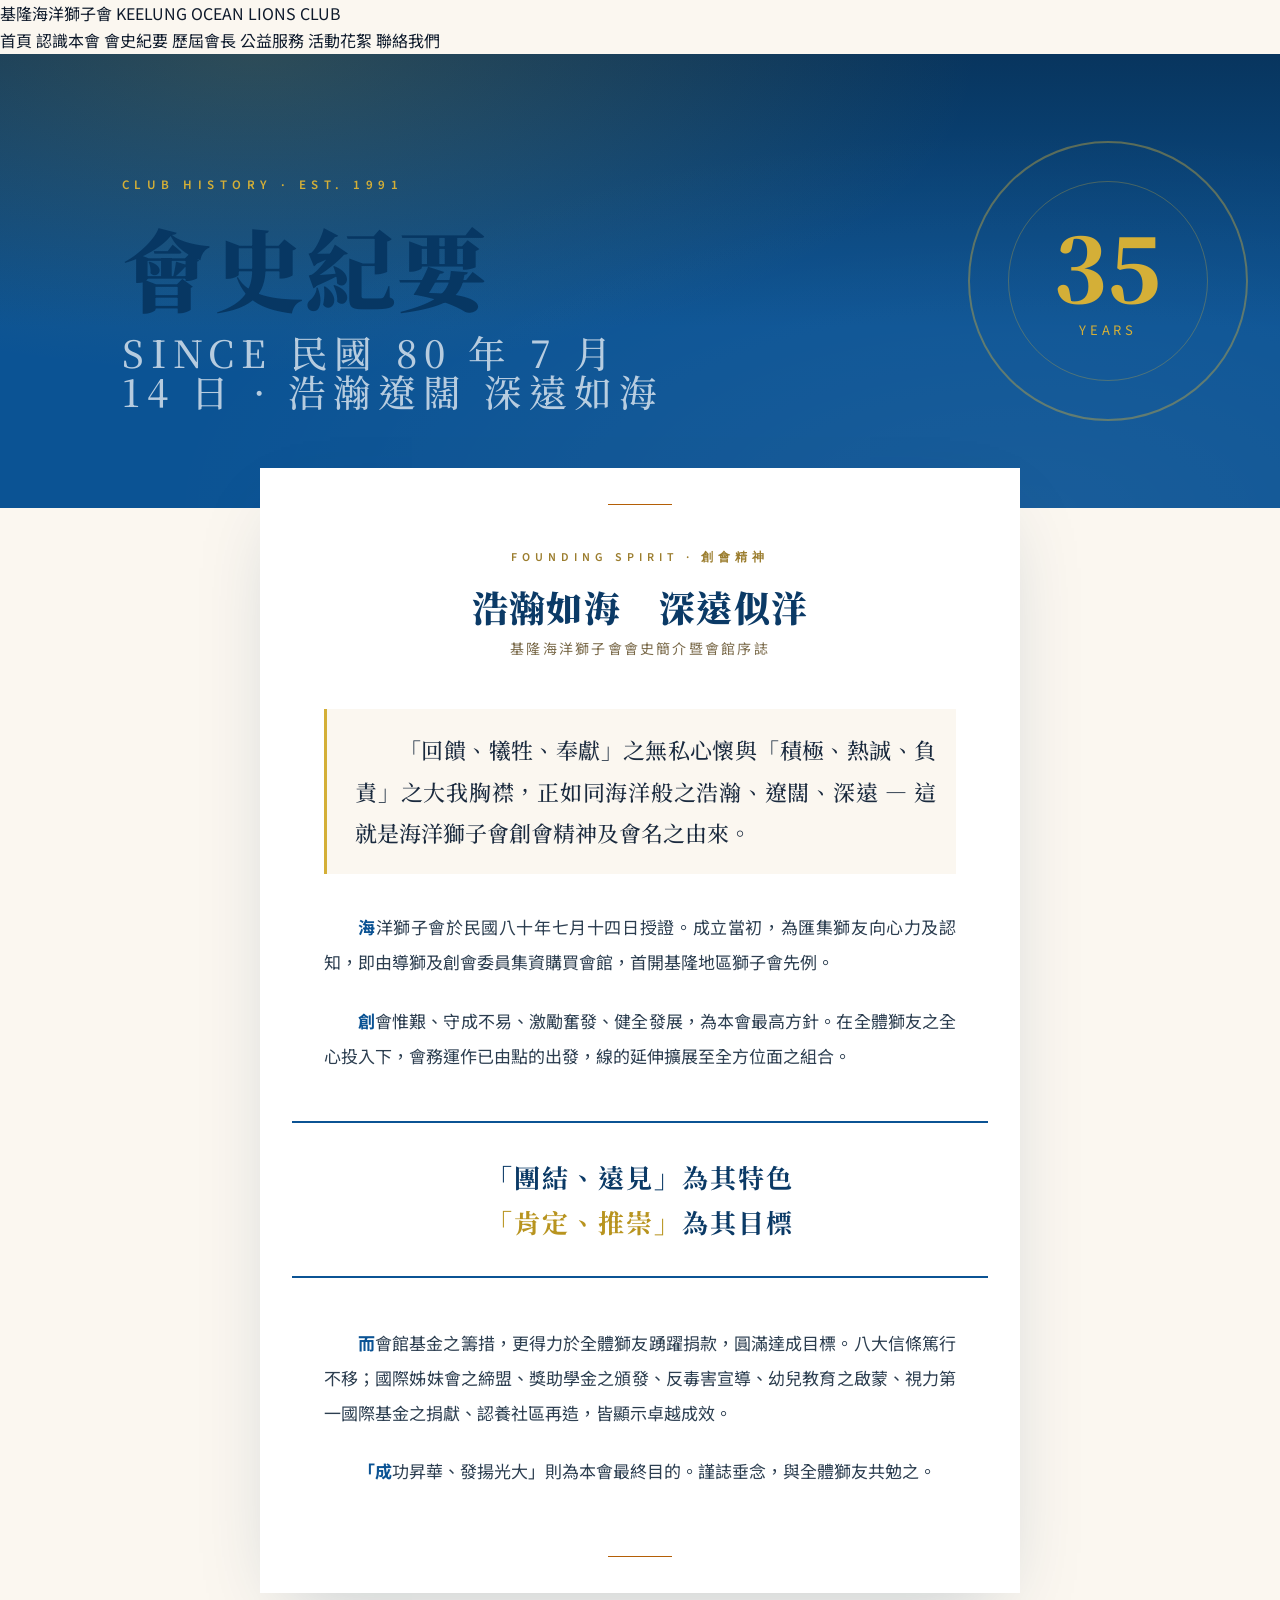
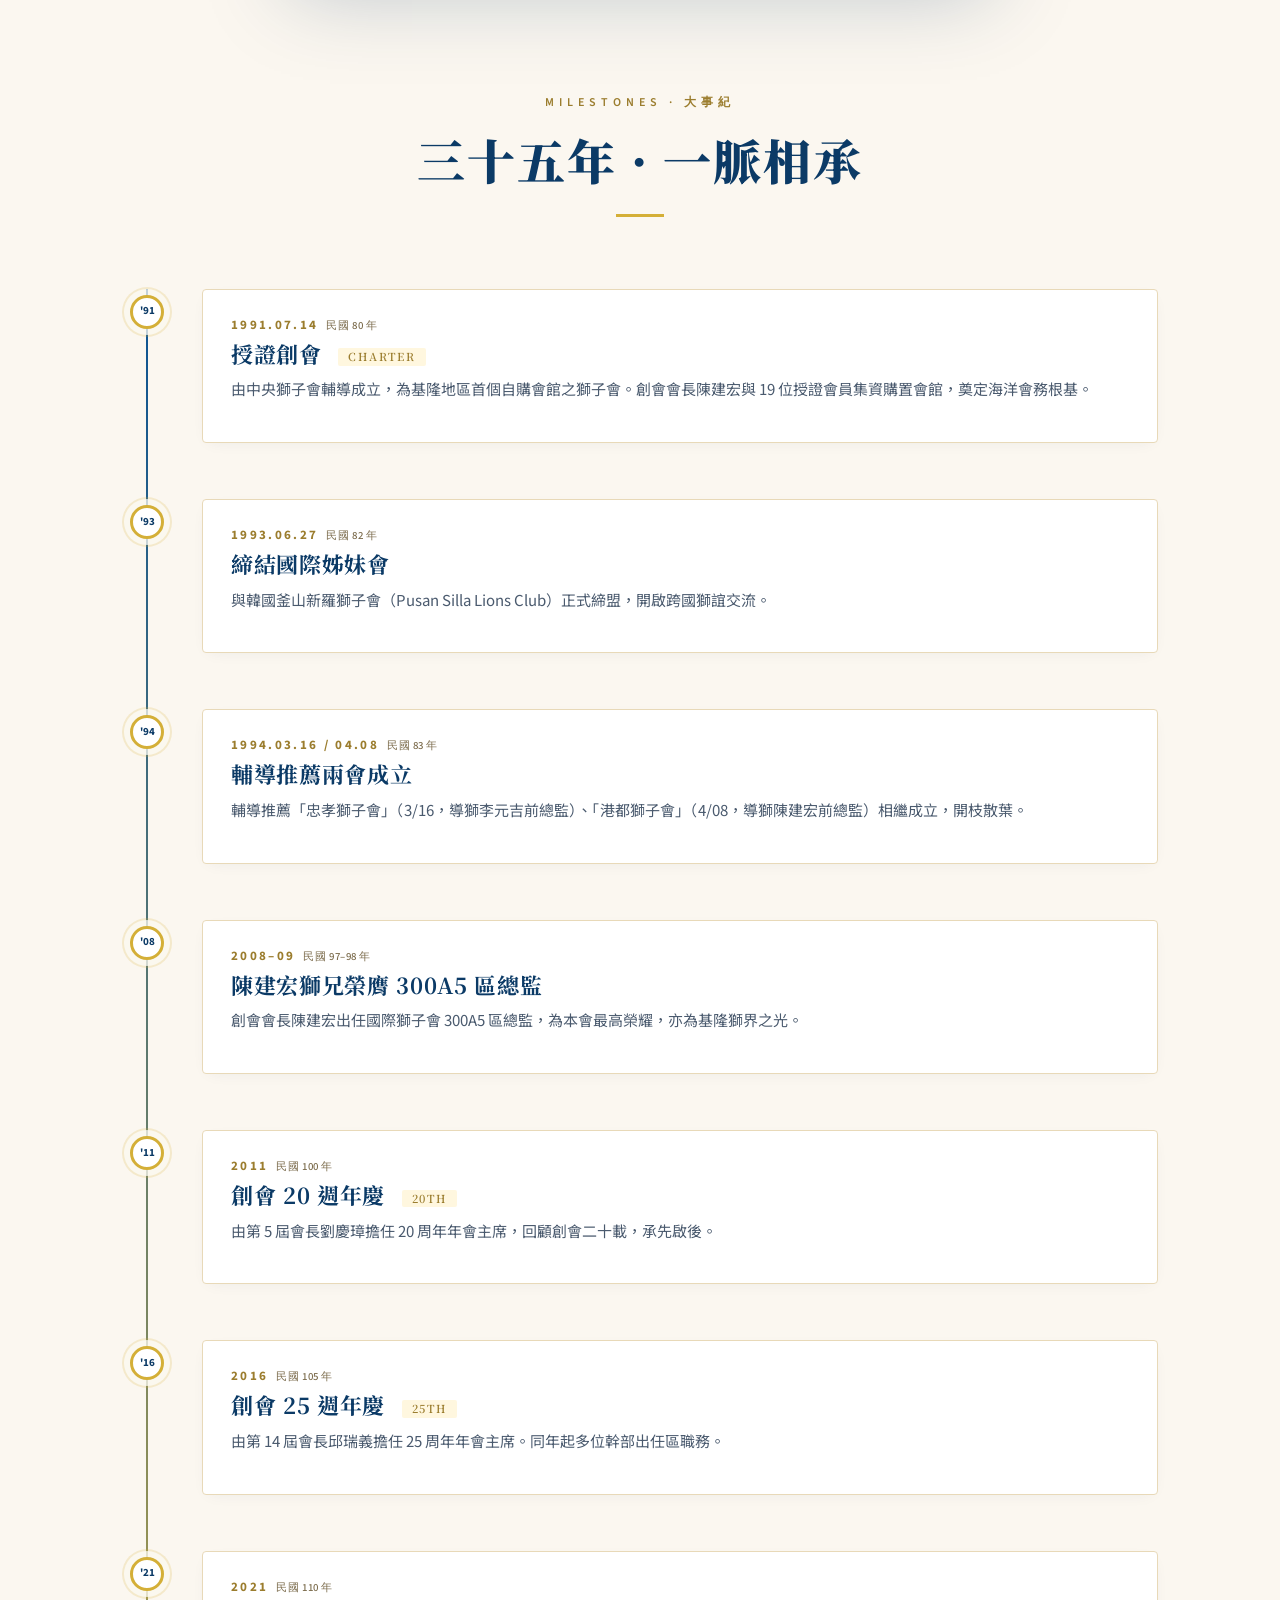
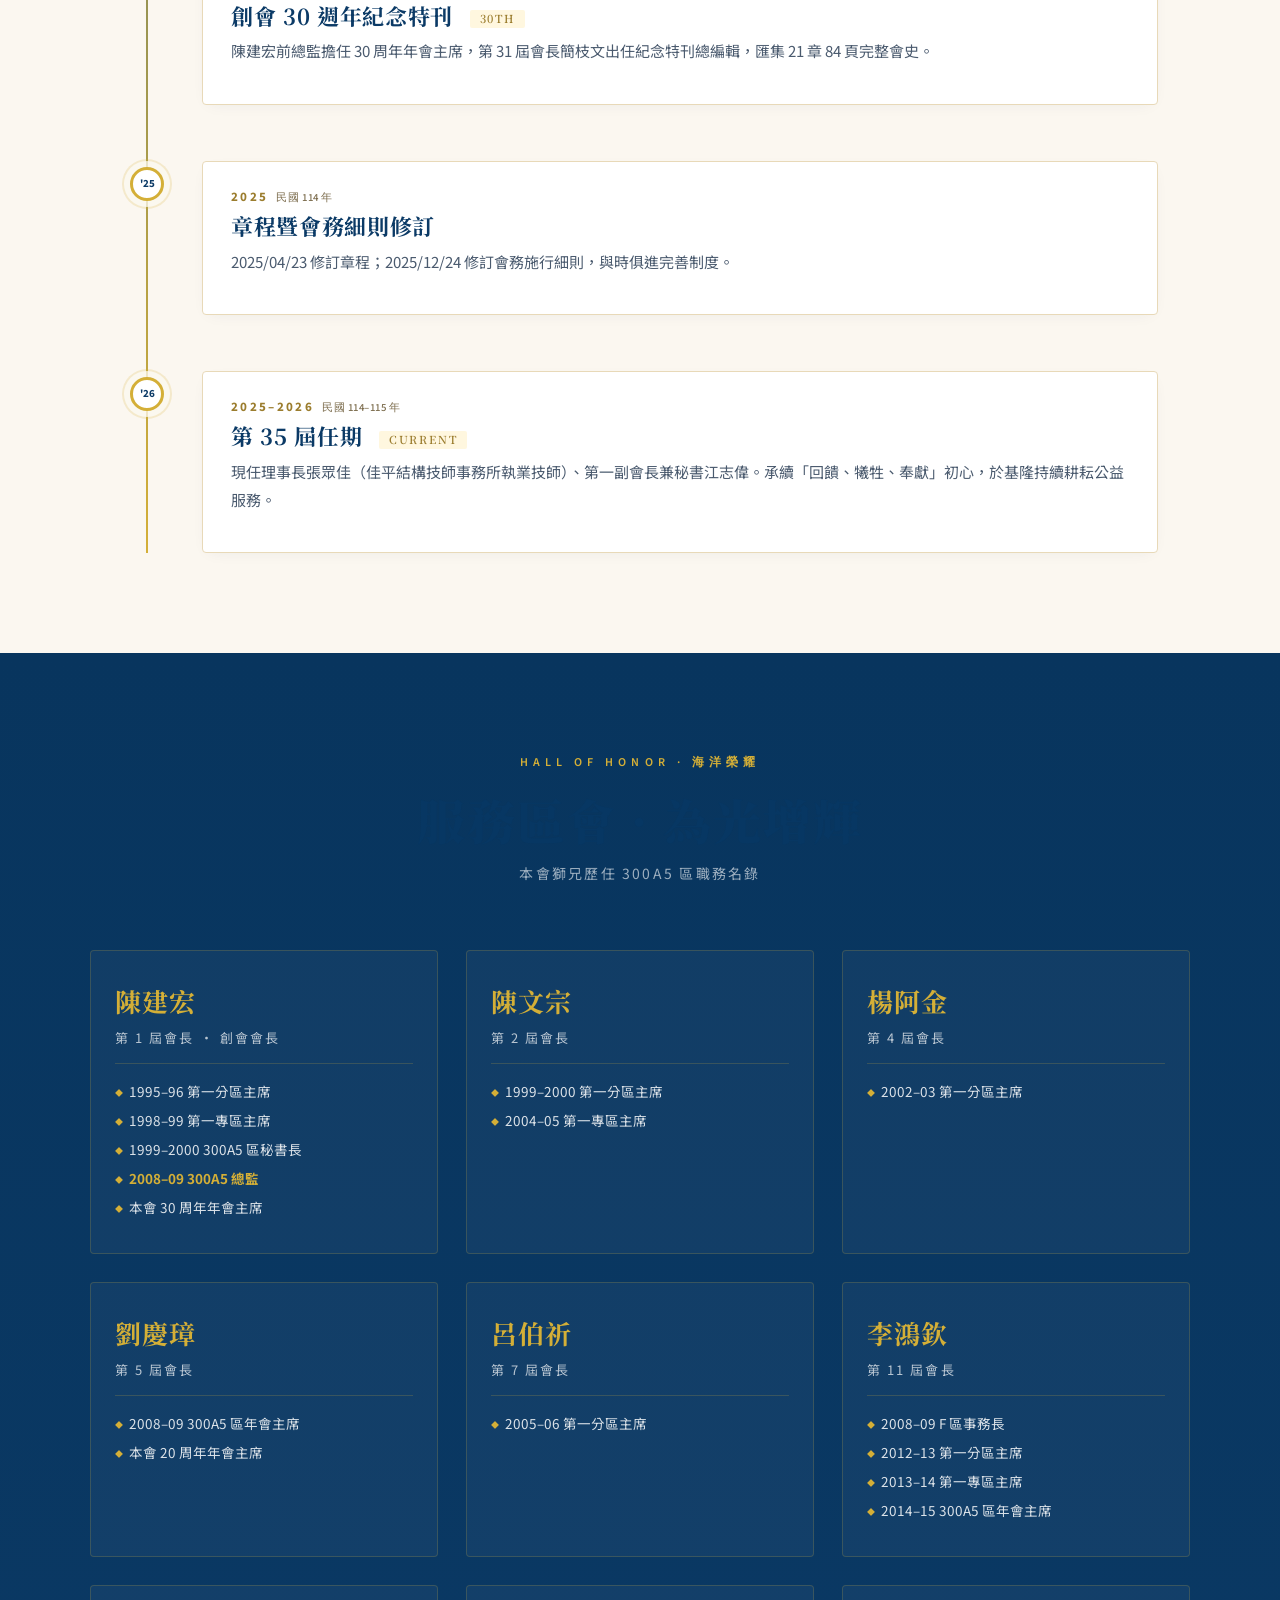
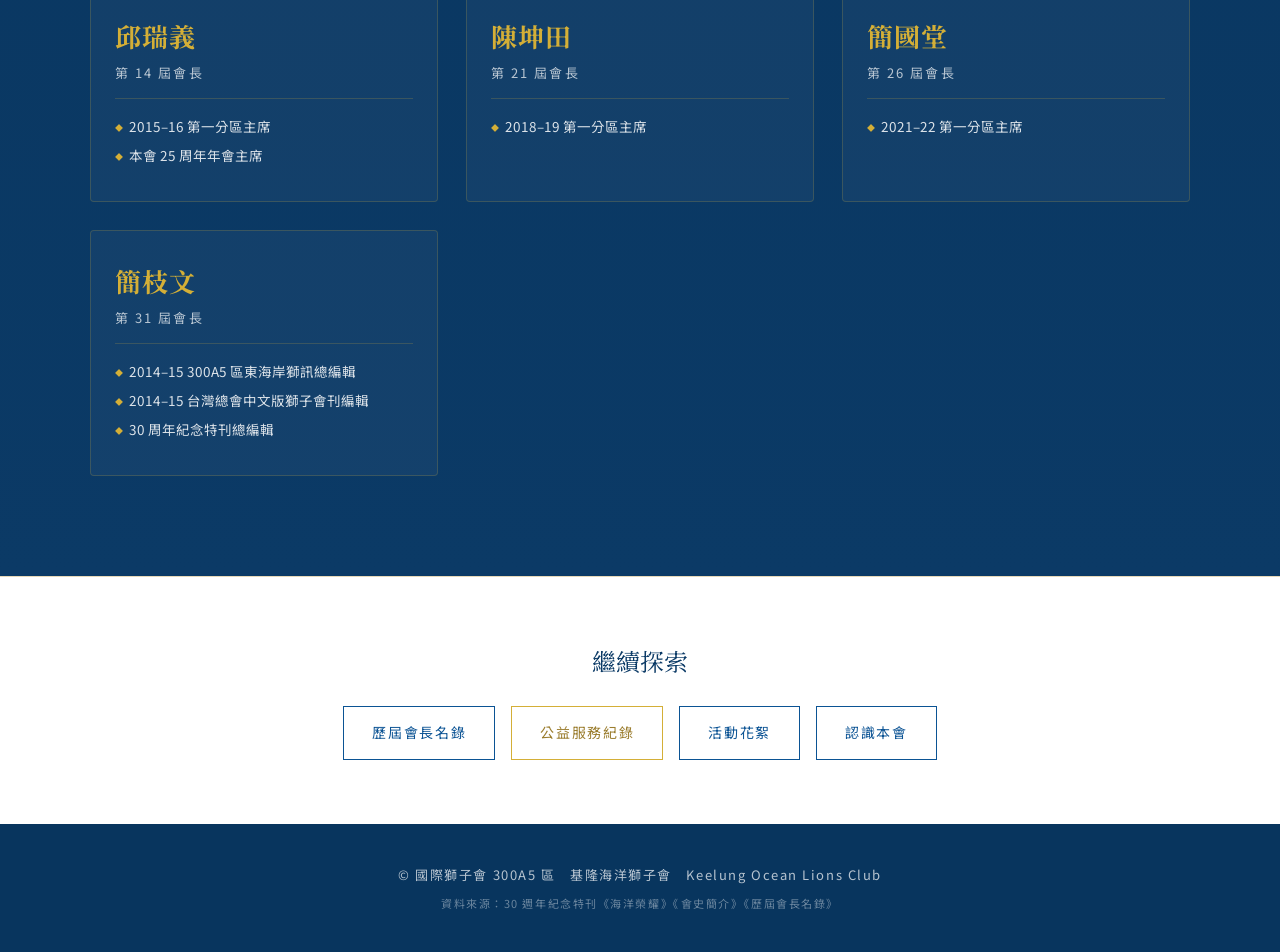
<file: history.html>
<!DOCTYPE html>
<html lang="zh-Hant">
<head>
<meta charset="UTF-8">
<meta name="viewport" content="width=device-width, initial-scale=1.0">
<title>會史紀要 · 基隆海洋獅子會</title>
<meta name="description" content="基隆海洋獅子會會史紀要 — 從創會至今的重要里程碑、歷年重大服務與組織沿革。">
<link rel="canonical" href="https://keelung-ocean-lions.netlify.app/history.html">
<meta property="og:type" content="website">
<meta property="og:site_name" content="基隆海洋獅子會">
<meta property="og:locale" content="zh_TW">
<meta property="og:title" content="會史紀要 · 基隆海洋獅子會">
<meta property="og:description" content="基隆海洋獅子會會史紀要 — 從創會至今的重要里程碑、歷年重大服務與組織沿革。">
<meta property="og:url" content="https://keelung-ocean-lions.netlify.app/history.html">
<meta property="og:image" content="https://keelung-ocean-lions.netlify.app/assets/photos/keelung-ocean.jpg">
<meta name="twitter:card" content="summary_large_image">
<meta name="twitter:title" content="會史紀要 · 基隆海洋獅子會">
<meta name="twitter:description" content="基隆海洋獅子會會史紀要 — 從創會至今的重要里程碑、歷年重大服務與組織沿革。">
<meta name="twitter:image" content="https://keelung-ocean-lions.netlify.app/assets/photos/keelung-ocean.jpg">
<link rel="preconnect" href="https://fonts.googleapis.com">
<link rel="preconnect" href="https://fonts.gstatic.com" crossorigin>
<link href="https://fonts.googleapis.com/css2?family=Noto+Sans+TC:wght@300;400;500;600;700;900&family=Noto+Serif+TC:wght@500;600;700;900&family=Source+Sans+3:wght@300;400;500;600;700&display=swap" rel="stylesheet">
<link rel="stylesheet" href="assets/styles.css">
<style>
  :root { --paper:#fbf7f0; --rule:#d9c8a3; }
  body { background: var(--paper); }

  .hero-h {
    position:relative; padding: 120px 0 80px;
    background: linear-gradient(180deg, #08355e 0%, #0b5394 60%, #0b5394 100%);
    color:#fff; overflow:hidden;
  }
  .hero-h::before{
    content:""; position:absolute; inset:0;
    background:
      radial-gradient(ellipse at 20% 0%, rgba(212,175,55,0.18), transparent 50%),
      radial-gradient(ellipse at 80% 100%, rgba(255,255,255,0.06), transparent 60%);
    pointer-events:none;
  }
  .hero-h__inner { position:relative; max-width: 1100px; margin:0 auto; padding: 0 32px; }
  .hero-h__eyebrow { font-family: var(--font-en); font-size: 13px; letter-spacing: 0.42em; color:#d4af37; text-transform:uppercase; margin-bottom: 24px; font-weight:600; }
  .hero-h__title { font-family: var(--font-serif); font-size: clamp(48px, 7vw, 92px); font-weight: 900; line-height: 1.05; margin: 0 0 16px; letter-spacing: 0.02em; }
  .hero-h__title small { display:block; font-size:.42em; font-weight:500; letter-spacing:.18em; color:rgba(255,255,255,.7); margin-top:18px; font-family: var(--font-sans); }
  .hero-h__seal {
    position:absolute; right: 32px; top: 50%; transform: translateY(-50%);
    width: 280px; height: 280px; border-radius:50%;
    border: 2px solid rgba(212,175,55,.4);
    display:grid; place-items:center;
    color:#d4af37;
  }
  .hero-h__seal-inner {
    width: 200px; height: 200px; border-radius:50%; border: 1px solid rgba(212,175,55,.3);
    display:flex; flex-direction:column; align-items:center; justify-content:center; text-align:center;
  }
  .hero-h__seal-num { font-family: var(--font-serif); font-size: 88px; font-weight:900; line-height:1; }
  .hero-h__seal-lbl { font-size: 13px; letter-spacing: .3em; margin-top: 10px; }
  @media(max-width:900px){ .hero-h__seal{ display:none; } }

  /* Editorial article */
  .art {
    max-width: 760px; margin: -40px auto 0; padding: 80px 64px;
    background: #fff;
    box-shadow: 0 30px 80px -30px rgba(8,53,94,.25);
    position: relative;
  }
  .art::before, .art::after {
    content: ""; position:absolute; left: 50%; transform: translateX(-50%);
    width: 64px; height: 1px; background: var(--lion-gold);
  }
  .art::before { top: 36px; }
  .art::after { bottom: 36px; }
  .art__kicker { font-family: var(--font-en); font-size: 12px; letter-spacing: .42em; color:#9b7d2e; text-transform:uppercase; text-align:center; margin-bottom: 16px; font-weight:600; }
  .art__h2 { font-family: var(--font-serif); font-size: 36px; font-weight: 900; color: #0b3a66; text-align:center; margin: 0 0 8px; letter-spacing: .04em; }
  .art__sub { text-align:center; font-size: 14px; color: #7a6a4a; letter-spacing:.16em; margin-bottom: 48px; }
  .art__lead {
    font-family: var(--font-serif); font-size: 22px; line-height: 1.9; font-weight:500;
    color:#1a2a3e; text-align: justify; text-indent: 2em;
    border-left: 3px solid #d4af37; padding: 4px 0 4px 28px; margin: 0 0 36px; background: #fbf7f0;
    padding-top: 20px; padding-bottom: 20px; padding-right: 20px;
  }
  .art__body p {
    font-size: 17px; line-height: 2.05; color:#2c3e50;
    text-align: justify; text-indent: 2em; margin-bottom: 24px;
  }
  .art__body p::first-letter { font-weight: 700; color: #0b5394; }
  .art__pullquote {
    margin: 48px -32px; padding: 32px;
    border-top: 2px solid #0b5394; border-bottom: 2px solid #0b5394;
    text-align: center; font-family: var(--font-serif);
    font-size: 26px; line-height: 1.7; color: #0b3a66; font-weight: 700;
    letter-spacing: .08em;
  }
  .art__pullquote em { font-style: normal; color: #b8941f; }
  @media(max-width:760px){
    .art { padding: 56px 28px; margin: -20px 16px 0; }
    .art__lead { font-size: 18px; padding-left: 18px; }
    .art__pullquote { font-size: 20px; margin-left:-12px; margin-right:-12px; }
  }

  /* Timeline */
  .tl-sec { padding: 100px 32px; max-width: 1100px; margin: 0 auto; }
  .tl-head { text-align:center; margin-bottom: 72px; }
  .tl-head__kicker { font-family: var(--font-en); font-size:12px; letter-spacing:.42em; color:#9b7d2e; text-transform:uppercase; font-weight:600; margin-bottom: 16px; }
  .tl-head__title { font-family: var(--font-serif); font-size: 48px; font-weight:900; color: #0b3a66; margin: 0; letter-spacing: .04em; }
  .tl-head__rule { width: 48px; height:3px; background: #d4af37; margin: 24px auto; }

  .tl2 { position: relative; padding: 0 0 0 0; }
  .tl2::before {
    content:""; position:absolute; left: 24px; top: 0; bottom:0; width: 2px;
    background: linear-gradient(180deg, #0b5394 0%, #d4af37 100%);
  }
  .tl2-item {
    position: relative; padding: 0 0 56px 80px; display:flex; gap: 24px; align-items: flex-start;
  }
  .tl2-item:last-child { padding-bottom: 0; }
  .tl2-dot {
    position: absolute; left: 8px; top: 6px;
    width: 34px; height: 34px; border-radius:50%; background:#fff;
    border: 3px solid #d4af37;
    display:grid; place-items:center;
    font-family: var(--font-en); font-size: 11px; font-weight:700; color:#0b3a66;
    box-shadow: 0 0 0 6px rgba(255,255,255,.7), 0 0 0 8px rgba(212,175,55,.2);
  }
  .tl2-card {
    flex: 1; background:#fff; border: 1px solid #e8d9b8; border-radius: 4px;
    padding: 24px 28px; transition: all .3s ease;
    box-shadow: 0 4px 16px -8px rgba(8,53,94,.1);
  }
  .tl2-card:hover { border-color: #d4af37; transform: translateX(4px); box-shadow: 0 12px 28px -12px rgba(8,53,94,.25); }
  .tl2-yr { font-family: var(--font-en); font-size: 13px; color:#9b7d2e; letter-spacing:.18em; font-weight:700; margin-bottom: 4px; }
  .tl2-yr small { color:#7a6a4a; font-weight:500; margin-left: 8px; letter-spacing:.05em; }
  .tl2-t { font-family: var(--font-serif); font-size: 22px; font-weight:700; color:#0b3a66; margin: 0 0 8px; letter-spacing: .03em; }
  .tl2-d { font-size: 15px; line-height: 1.85; color: #4a5a6e; }
  .tl2-tag { display: inline-block; padding: 2px 10px; background: #fff7df; color:#9b7d2e; font-size: 11px; letter-spacing:.16em; border-radius: 2px; margin-left: 10px; font-weight:600; vertical-align: middle; }

  /* Honors band */
  .honors {
    background: linear-gradient(180deg, #08355e 0%, #0b3a66 100%);
    padding: 100px 32px; color: #fff;
  }
  .honors__inner { max-width: 1100px; margin: 0 auto; }
  .honors__head { text-align:center; margin-bottom: 64px; }
  .honors__kicker { font-family: var(--font-en); font-size:12px; letter-spacing:.42em; color:#d4af37; text-transform:uppercase; font-weight:600; margin-bottom:16px; }
  .honors__title { font-family: var(--font-serif); font-size: 48px; font-weight:900; margin: 0; letter-spacing:.04em; }
  .honors__sub { color: rgba(255,255,255,.6); margin-top: 12px; font-size: 14px; letter-spacing: .16em; }

  .honors__grid { display:grid; grid-template-columns: repeat(3, 1fr); gap: 28px; }
  @media(max-width:920px){ .honors__grid { grid-template-columns: repeat(2,1fr); } }
  @media(max-width:580px){ .honors__grid { grid-template-columns: 1fr; } }
  .h-card {
    background: rgba(255,255,255,.04); border: 1px solid rgba(212,175,55,.2);
    padding: 28px 24px; border-radius: 4px;
    transition: all .3s ease;
    position: relative;
  }
  .h-card:hover { background: rgba(255,255,255,.07); border-color: #d4af37; transform: translateY(-3px); }
  .h-card__name { font-family: var(--font-serif); font-size: 26px; font-weight:700; color:#d4af37; margin-bottom: 4px; letter-spacing: .04em; }
  .h-card__role { font-size: 13px; letter-spacing:.16em; color: rgba(255,255,255,.7); margin-bottom: 16px; padding-bottom: 14px; border-bottom: 1px solid rgba(212,175,55,.2); }
  .h-card__list { list-style: none; padding: 0; margin: 0; }
  .h-card__list li { font-size: 13.5px; line-height: 1.7; color: rgba(255,255,255,.85); padding-left: 14px; position: relative; margin-bottom: 6px; }
  .h-card__list li::before { content: "◆"; position:absolute; left: 0; color:#d4af37; font-size: 8px; top: 6px; }

  /* Footer nav */
  .pg-nav { background:#fff; padding: 64px 32px; text-align:center; border-top: 1px solid #e8d9b8; }
  .pg-nav__title { font-family: var(--font-serif); font-size: 24px; color:#0b3a66; margin-bottom: 24px; }
  .pg-nav__links { display:flex; gap:16px; justify-content:center; flex-wrap: wrap; }
  .pg-nav__link {
    padding: 14px 28px; border: 1.5px solid #0b5394; color:#0b5394;
    font-size: 14px; letter-spacing: .12em; text-decoration:none; transition: all .25s ease;
    background: #fff;
  }
  .pg-nav__link:hover { background:#0b5394; color:#fff; }
  .pg-nav__link--gold { border-color:#d4af37; color:#9b7d2e; }
  .pg-nav__link--gold:hover { background:#d4af37; color:#fff; }
</style>
</head>
<body>

<!-- Site nav (matches existing pages) -->
<nav class="site-nav">
  <div class="site-nav__inner">
    <a href="index.html" class="site-nav__brand">
      <span class="site-nav__brand-zh">基隆海洋獅子會</span>
      <span class="site-nav__brand-en">KEELUNG OCEAN LIONS CLUB</span>
    </a>
    <div class="site-nav__links">
      <a href="index.html">首頁</a>
      <a href="about.html">認識本會</a>
      <a href="history.html" class="active">會史紀要</a>
      <a href="presidents.html">歷屆會長</a>
      <a href="service.html">公益服務</a>
      <a href="gallery.html">活動花絮</a>
      <a href="contact.html">聯絡我們</a>
    </div>
  </div>
</nav>

<!-- HERO -->
<header class="hero-h">
  <div class="hero-h__inner">
    <div class="hero-h__eyebrow">CLUB HISTORY · EST. 1991</div>
    <h1 class="hero-h__title">會史紀要<small>SINCE 民國 80 年 7 月 14 日 · 浩瀚遼闊 深遠如海</small></h1>
  </div>
  <div class="hero-h__seal" aria-hidden="true">
    <div class="hero-h__seal-inner">
      <div class="hero-h__seal-num">35</div>
      <div class="hero-h__seal-lbl">YEARS</div>
    </div>
  </div>
</header>

<!-- EDITORIAL: 創會精神 -->
<article class="art">
  <div class="art__kicker">FOUNDING SPIRIT · 創會精神</div>
  <h2 class="art__h2">浩瀚如海　深遠似洋</h2>
  <div class="art__sub">基隆海洋獅子會會史簡介暨會館序誌</div>

  <p class="art__lead">「回饋、犧牲、奉獻」之無私心懷與「積極、熱誠、負責」之大我胸襟，正如同海洋般之浩瀚、遼闊、深遠 — 這就是海洋獅子會創會精神及會名之由來。</p>

  <div class="art__body">
    <p>海洋獅子會於民國八十年七月十四日授證。成立當初，為匯集獅友向心力及認知，即由導獅及創會委員集資購買會館，首開基隆地區獅子會先例。</p>

    <p>創會惟艱、守成不易、激勵奮發、健全發展，為本會最高方針。在全體獅友之全心投入下，會務運作已由點的出發，線的延伸擴展至全方位面之組合。</p>

    <div class="art__pullquote">「團結、遠見」為其特色<br><em>「肯定、推崇」</em>為其目標</div>

    <p>而會館基金之籌措，更得力於全體獅友踴躍捐款，圓滿達成目標。八大信條篤行不移；國際姊妹會之締盟、獎助學金之頒發、反毒害宣導、幼兒教育之啟蒙、視力第一國際基金之捐獻、認養社區再造，皆顯示卓越成效。</p>

    <p>「成功昇華、發揚光大」則為本會最終目的。謹誌垂念，與全體獅友共勉之。</p>
  </div>
</article>

<!-- TIMELINE: 30+ 屆里程碑 -->
<section class="tl-sec">
  <div class="tl-head">
    <div class="tl-head__kicker">MILESTONES · 大事紀</div>
    <h2 class="tl-head__title">三十五年 · 一脈相承</h2>
    <div class="tl-head__rule"></div>
  </div>

  <div class="tl2">
    <div class="tl2-item">
      <div class="tl2-dot">'91</div>
      <div class="tl2-card">
        <div class="tl2-yr">1991.07.14<small>民國 80 年</small></div>
        <h3 class="tl2-t">授證創會 <span class="tl2-tag">CHARTER</span></h3>
        <p class="tl2-d">由中央獅子會輔導成立，為基隆地區首個自購會館之獅子會。創會會長陳建宏與 19 位授證會員集資購置會館，奠定海洋會務根基。</p>
      </div>
    </div>

    <div class="tl2-item">
      <div class="tl2-dot">'93</div>
      <div class="tl2-card">
        <div class="tl2-yr">1993.06.27<small>民國 82 年</small></div>
        <h3 class="tl2-t">締結國際姊妹會</h3>
        <p class="tl2-d">與韓國釜山新羅獅子會（Pusan Silla Lions Club）正式締盟，開啟跨國獅誼交流。</p>
      </div>
    </div>

    <div class="tl2-item">
      <div class="tl2-dot">'94</div>
      <div class="tl2-card">
        <div class="tl2-yr">1994.03.16 / 04.08<small>民國 83 年</small></div>
        <h3 class="tl2-t">輔導推薦兩會成立</h3>
        <p class="tl2-d">輔導推薦「忠孝獅子會」（3/16，導獅李元吉前總監）、「港都獅子會」（4/08，導獅陳建宏前總監）相繼成立，開枝散葉。</p>
      </div>
    </div>

    <div class="tl2-item">
      <div class="tl2-dot">'08</div>
      <div class="tl2-card">
        <div class="tl2-yr">2008–09<small>民國 97–98 年</small></div>
        <h3 class="tl2-t">陳建宏獅兄榮膺 300A5 區總監</h3>
        <p class="tl2-d">創會會長陳建宏出任國際獅子會 300A5 區總監，為本會最高榮耀，亦為基隆獅界之光。</p>
      </div>
    </div>

    <div class="tl2-item">
      <div class="tl2-dot">'11</div>
      <div class="tl2-card">
        <div class="tl2-yr">2011<small>民國 100 年</small></div>
        <h3 class="tl2-t">創會 20 週年慶 <span class="tl2-tag">20TH</span></h3>
        <p class="tl2-d">由第 5 屆會長劉慶璋擔任 20 周年年會主席，回顧創會二十載，承先啟後。</p>
      </div>
    </div>

    <div class="tl2-item">
      <div class="tl2-dot">'16</div>
      <div class="tl2-card">
        <div class="tl2-yr">2016<small>民國 105 年</small></div>
        <h3 class="tl2-t">創會 25 週年慶 <span class="tl2-tag">25TH</span></h3>
        <p class="tl2-d">由第 14 屆會長邱瑞義擔任 25 周年年會主席。同年起多位幹部出任區職務。</p>
      </div>
    </div>

    <div class="tl2-item">
      <div class="tl2-dot">'21</div>
      <div class="tl2-card">
        <div class="tl2-yr">2021<small>民國 110 年</small></div>
        <h3 class="tl2-t">創會 30 週年紀念特刊 <span class="tl2-tag">30TH</span></h3>
        <p class="tl2-d">陳建宏前總監擔任 30 周年年會主席，第 31 屆會長簡枝文出任紀念特刊總編輯，匯集 21 章 84 頁完整會史。</p>
      </div>
    </div>

    <div class="tl2-item">
      <div class="tl2-dot">'25</div>
      <div class="tl2-card">
        <div class="tl2-yr">2025<small>民國 114 年</small></div>
        <h3 class="tl2-t">章程暨會務細則修訂</h3>
        <p class="tl2-d">2025/04/23 修訂章程；2025/12/24 修訂會務施行細則，與時俱進完善制度。</p>
      </div>
    </div>

    <div class="tl2-item">
      <div class="tl2-dot">'26</div>
      <div class="tl2-card">
        <div class="tl2-yr">2025–2026<small>民國 114–115 年</small></div>
        <h3 class="tl2-t">第 35 屆任期 <span class="tl2-tag">CURRENT</span></h3>
        <p class="tl2-d">現任理事長張眾佳（佳平結構技師事務所執業技師）、第一副會長兼秘書江志偉。承續「回饋、犧牲、奉獻」初心，於基隆持續耕耘公益服務。</p>
      </div>
    </div>
  </div>
</section>

<!-- HONORS -->
<section class="honors">
  <div class="honors__inner">
    <div class="honors__head">
      <div class="honors__kicker">HALL OF HONOR · 海洋榮耀</div>
      <h2 class="honors__title">服務區會 · 為光增輝</h2>
      <div class="honors__sub">本會獅兄歷任 300A5 區職務名錄</div>
    </div>

    <div class="honors__grid">
      <div class="h-card">
        <div class="h-card__name">陳建宏</div>
        <div class="h-card__role">第 1 屆會長 · 創會會長</div>
        <ul class="h-card__list">
          <li>1995–96 第一分區主席</li>
          <li>1998–99 第一專區主席</li>
          <li>1999–2000 300A5 區秘書長</li>
          <li><strong style="color:#d4af37">2008–09 300A5 總監</strong></li>
          <li>本會 30 周年年會主席</li>
        </ul>
      </div>

      <div class="h-card">
        <div class="h-card__name">陳文宗</div>
        <div class="h-card__role">第 2 屆會長</div>
        <ul class="h-card__list">
          <li>1999–2000 第一分區主席</li>
          <li>2004–05 第一專區主席</li>
        </ul>
      </div>

      <div class="h-card">
        <div class="h-card__name">楊阿金</div>
        <div class="h-card__role">第 4 屆會長</div>
        <ul class="h-card__list">
          <li>2002–03 第一分區主席</li>
        </ul>
      </div>

      <div class="h-card">
        <div class="h-card__name">劉慶璋</div>
        <div class="h-card__role">第 5 屆會長</div>
        <ul class="h-card__list">
          <li>2008–09 300A5 區年會主席</li>
          <li>本會 20 周年年會主席</li>
        </ul>
      </div>

      <div class="h-card">
        <div class="h-card__name">呂伯祈</div>
        <div class="h-card__role">第 7 屆會長</div>
        <ul class="h-card__list">
          <li>2005–06 第一分區主席</li>
        </ul>
      </div>

      <div class="h-card">
        <div class="h-card__name">李鴻欽</div>
        <div class="h-card__role">第 11 屆會長</div>
        <ul class="h-card__list">
          <li>2008–09 F 區事務長</li>
          <li>2012–13 第一分區主席</li>
          <li>2013–14 第一專區主席</li>
          <li>2014–15 300A5 區年會主席</li>
        </ul>
      </div>

      <div class="h-card">
        <div class="h-card__name">邱瑞義</div>
        <div class="h-card__role">第 14 屆會長</div>
        <ul class="h-card__list">
          <li>2015–16 第一分區主席</li>
          <li>本會 25 周年年會主席</li>
        </ul>
      </div>

      <div class="h-card">
        <div class="h-card__name">陳坤田</div>
        <div class="h-card__role">第 21 屆會長</div>
        <ul class="h-card__list">
          <li>2018–19 第一分區主席</li>
        </ul>
      </div>

      <div class="h-card">
        <div class="h-card__name">簡國堂</div>
        <div class="h-card__role">第 26 屆會長</div>
        <ul class="h-card__list">
          <li>2021–22 第一分區主席</li>
        </ul>
      </div>

      <div class="h-card">
        <div class="h-card__name">簡枝文</div>
        <div class="h-card__role">第 31 屆會長</div>
        <ul class="h-card__list">
          <li>2014–15 300A5 區東海岸獅訊總編輯</li>
          <li>2014–15 台灣總會中文版獅子會刊編輯</li>
          <li>30 周年紀念特刊總編輯</li>
        </ul>
      </div>
    </div>
  </div>
</section>

<!-- Footer nav -->
<section class="pg-nav">
  <div class="pg-nav__title">繼續探索</div>
  <div class="pg-nav__links">
    <a class="pg-nav__link" href="presidents.html">歷屆會長名錄</a>
    <a class="pg-nav__link pg-nav__link--gold" href="service.html">公益服務紀錄</a>
    <a class="pg-nav__link" href="gallery.html">活動花絮</a>
    <a class="pg-nav__link" href="about.html">認識本會</a>
  </div>
</section>

<footer style="background:#08355e; color:rgba(255,255,255,.7); padding: 40px 32px; text-align:center; font-size:13px; letter-spacing: .12em;">
  © 國際獅子會 300A5 區　基隆海洋獅子會　Keelung Ocean Lions Club
  <div style="margin-top:8px; font-size:11px; color:rgba(255,255,255,.4);">資料來源：30 週年紀念特刊《海洋榮耀》《會史簡介》《歷屆會長名錄》</div>
</footer>

</body>
</html>
</file>
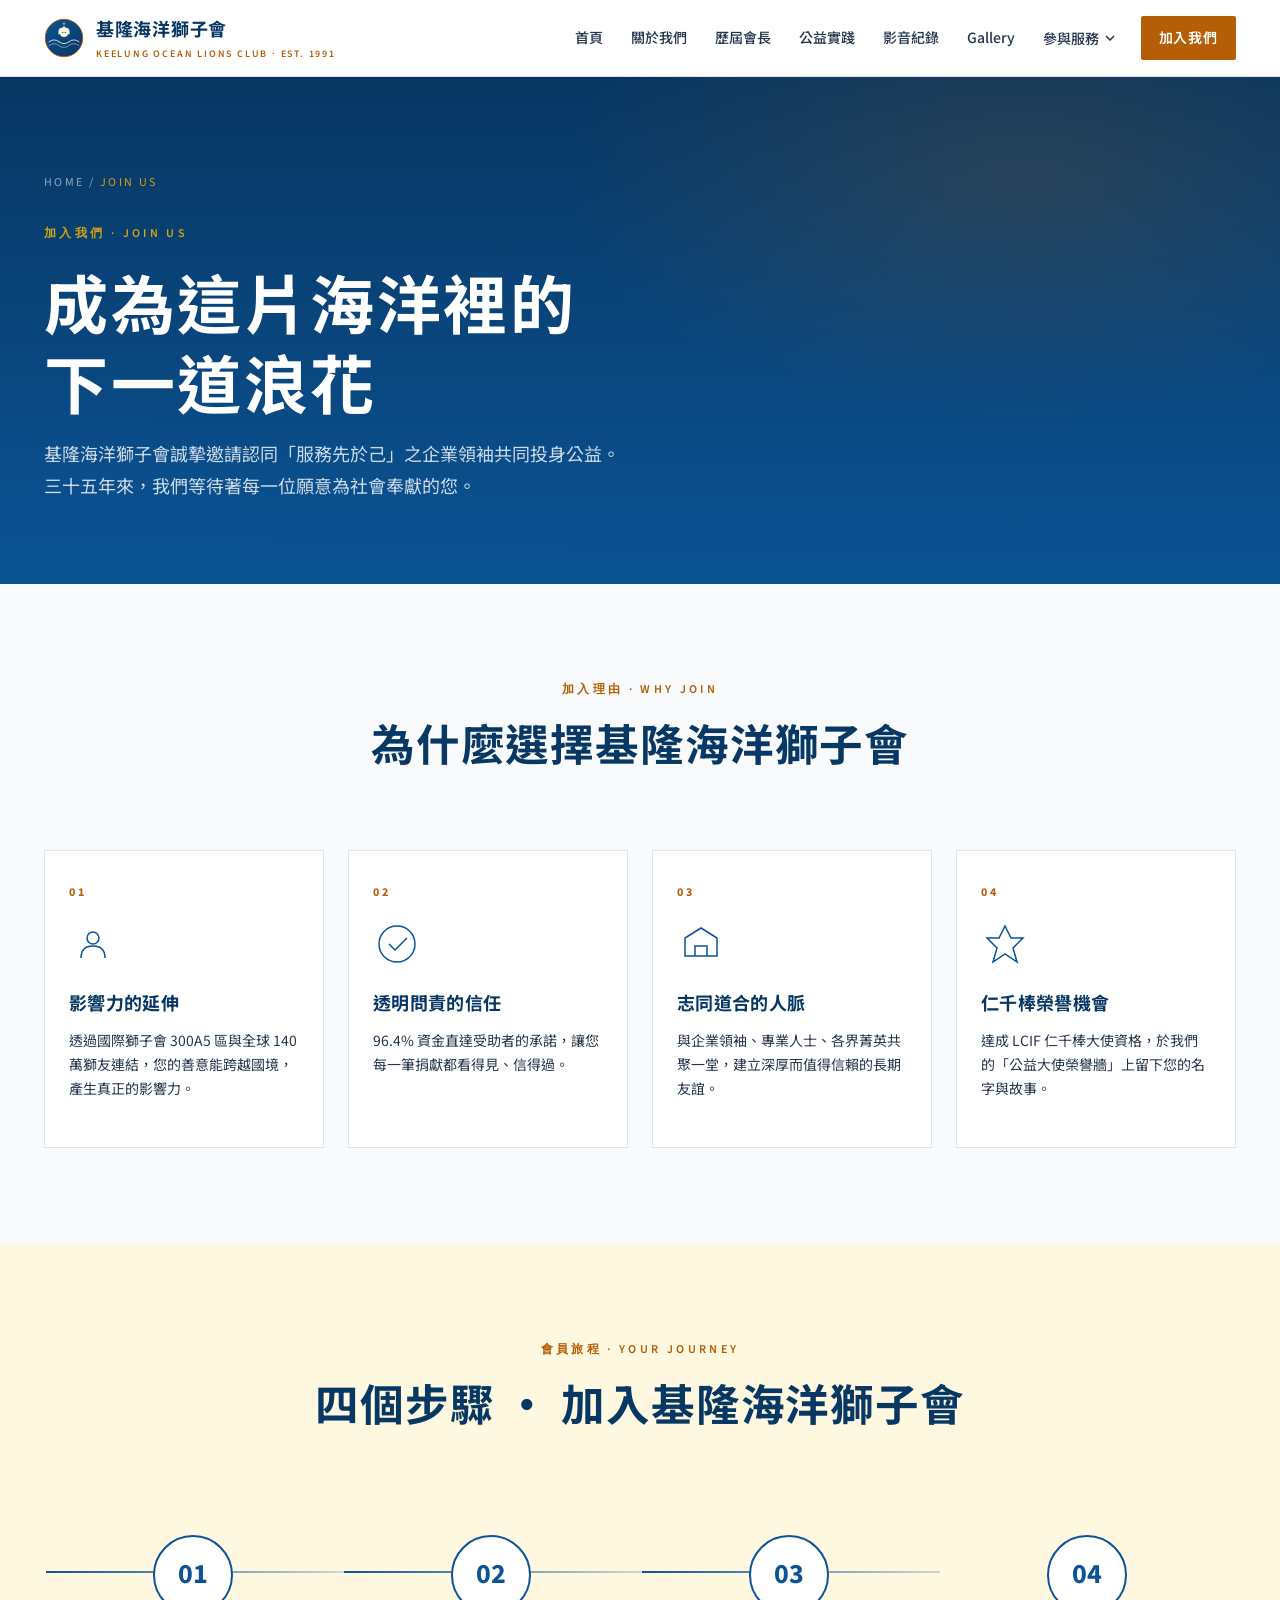
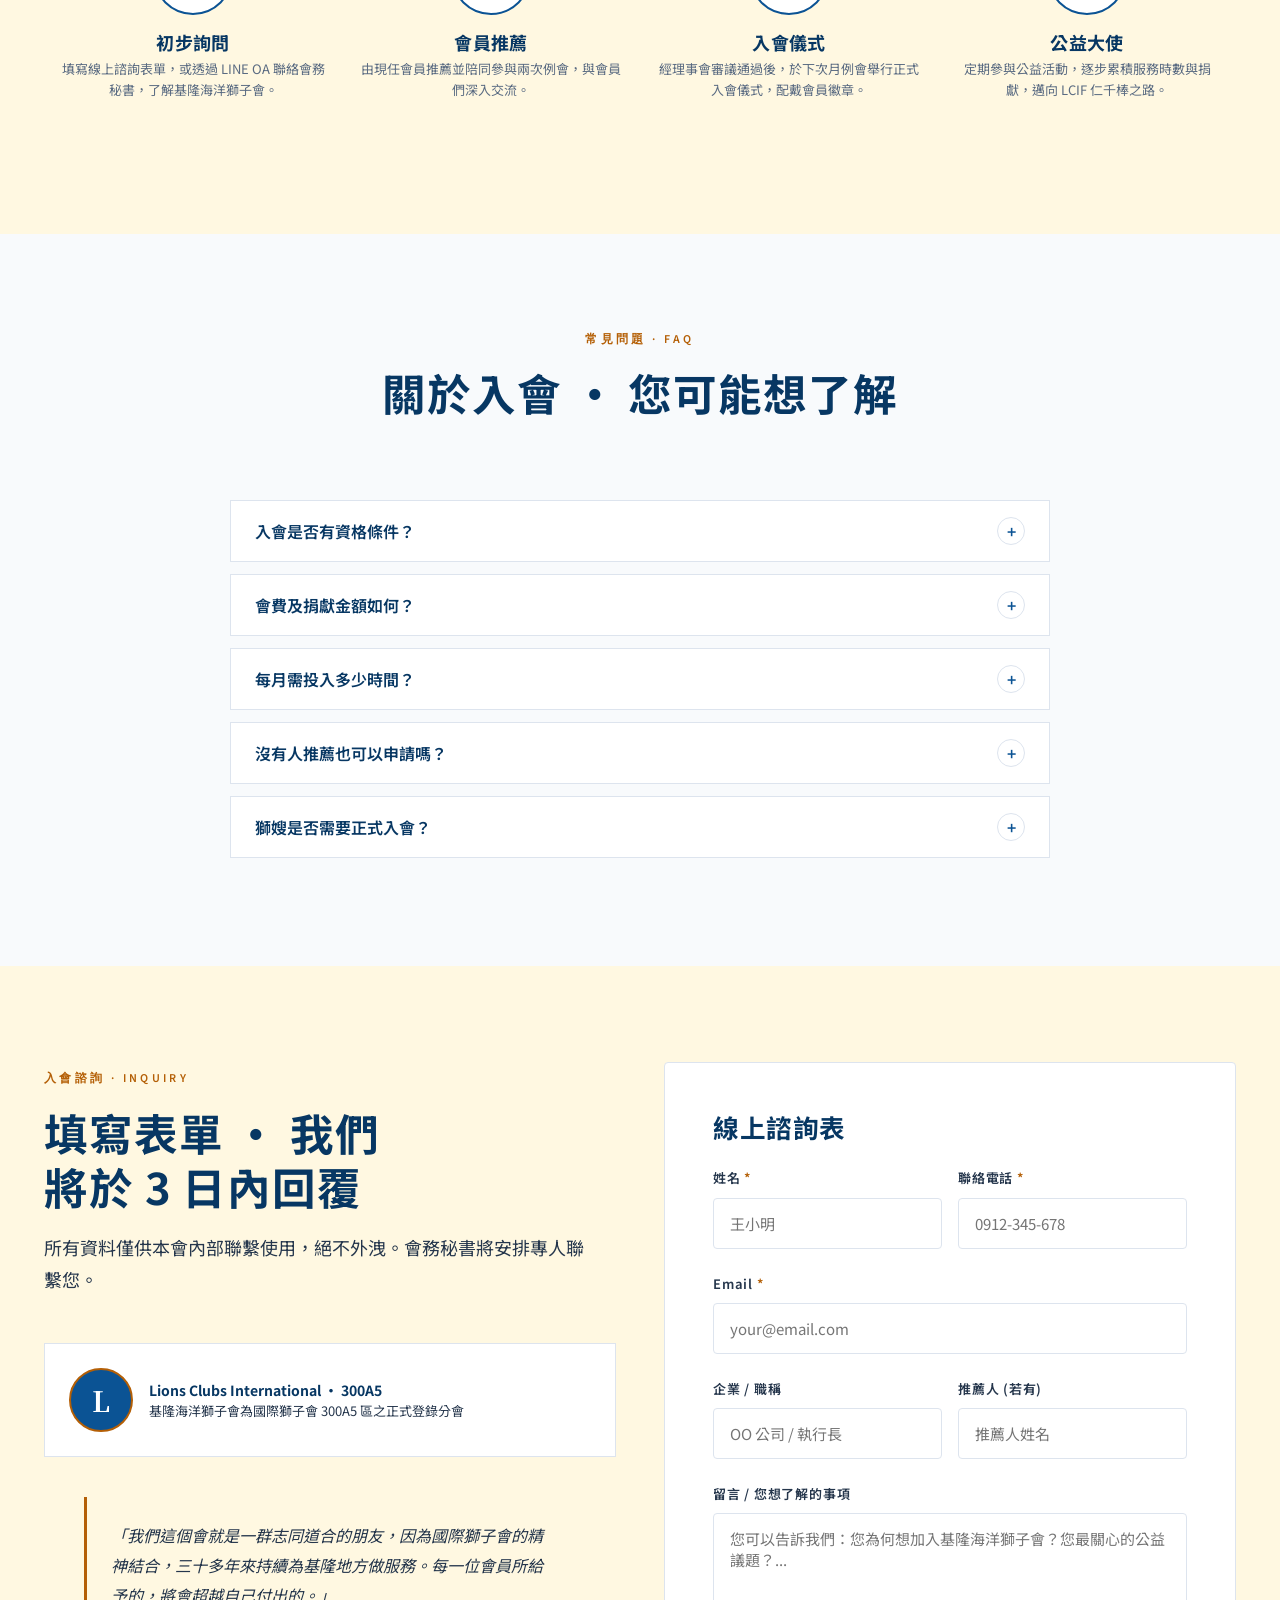
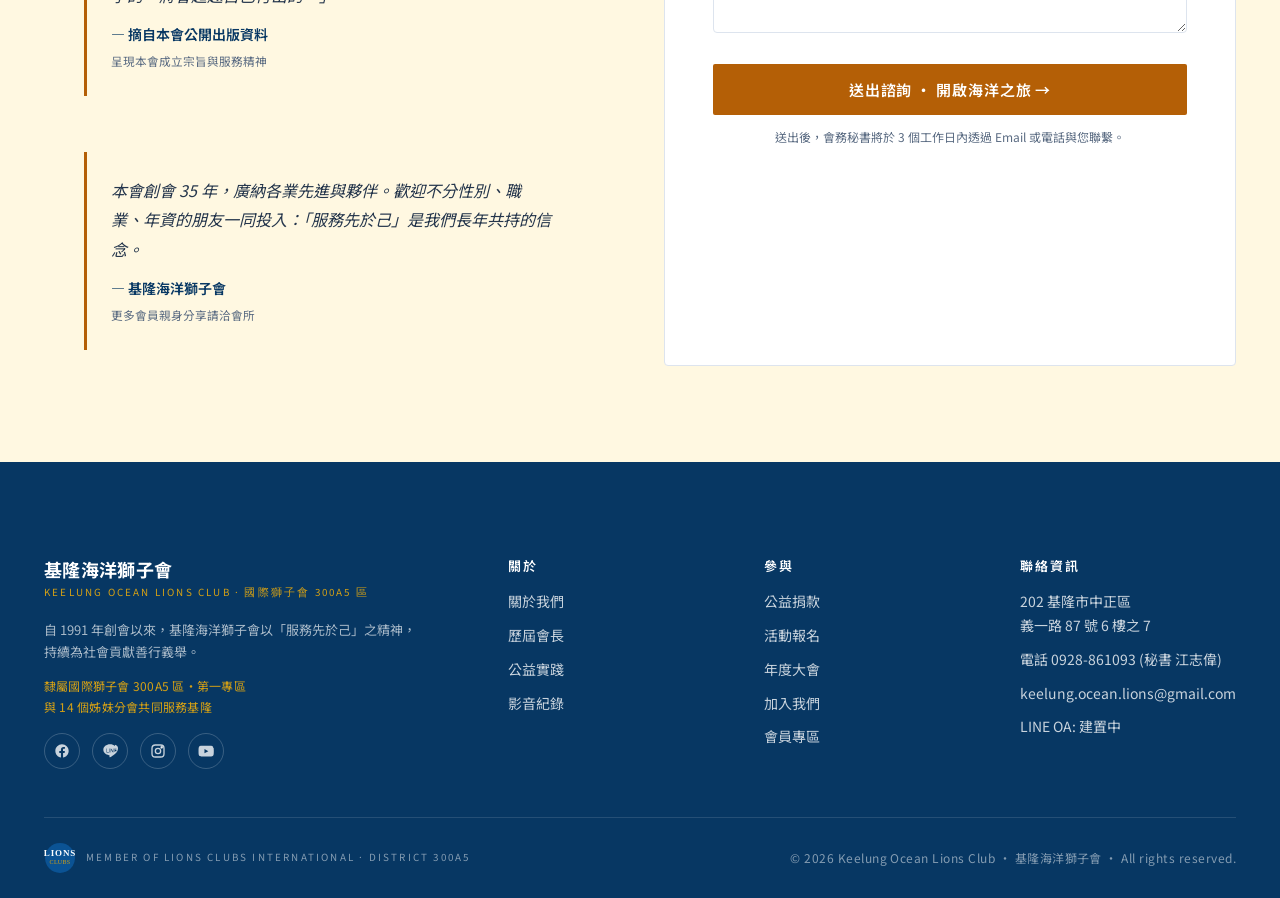
<file: join.html>
<!DOCTYPE html>
<html lang="zh-Hant">
<head>
<meta charset="UTF-8">
<meta name="viewport" content="width=device-width, initial-scale=1.0">
<title>加入我們 · 基隆海洋獅子會</title>
<meta name="description" content="加入基隆海洋獅子會 — 入會資格、申請流程與會員權益說明。歡迎認同公益理念的朋友一起服務基隆。">
<link rel="canonical" href="https://keelung-ocean-lions.netlify.app/join.html">
<meta property="og:type" content="website">
<meta property="og:site_name" content="基隆海洋獅子會">
<meta property="og:locale" content="zh_TW">
<meta property="og:title" content="加入我們 · 基隆海洋獅子會">
<meta property="og:description" content="加入基隆海洋獅子會 — 入會資格、申請流程與會員權益說明。歡迎認同公益理念的朋友一起服務基隆。">
<meta property="og:url" content="https://keelung-ocean-lions.netlify.app/join.html">
<meta property="og:image" content="https://keelung-ocean-lions.netlify.app/assets/photos/keelung-ocean.jpg">
<meta name="twitter:card" content="summary_large_image">
<meta name="twitter:title" content="加入我們 · 基隆海洋獅子會">
<meta name="twitter:description" content="加入基隆海洋獅子會 — 入會資格、申請流程與會員權益說明。歡迎認同公益理念的朋友一起服務基隆。">
<meta name="twitter:image" content="https://keelung-ocean-lions.netlify.app/assets/photos/keelung-ocean.jpg">
<link rel="preconnect" href="https://fonts.googleapis.com">
<link rel="preconnect" href="https://fonts.gstatic.com" crossorigin>
<link href="https://fonts.googleapis.com/css2?family=Noto+Sans+TC:wght@300;400;500;600;700;900&family=Noto+Serif+TC:wght@500;700&family=Source+Sans+3:wght@300;400;500;600;700&display=swap" rel="stylesheet">
<link rel="stylesheet" href="assets/styles.css">
<style>
  .why-grid { display:grid; grid-template-columns: repeat(4,1fr); gap: var(--s-5); }
  @media(max-width:880px){ .why-grid { grid-template-columns: 1fr 1fr; } }
  @media(max-width:560px){ .why-grid { grid-template-columns: 1fr; } }
  .why-card {
    background: white; border: 1px solid var(--line); padding: var(--s-6) var(--s-5);
    transition: all .35s var(--ease);
    position: relative; overflow: hidden;
  }
  .why-card:hover {
    transform: translateY(-4px);
    border-color: var(--lion-gold);
    box-shadow: 0 20px 40px -20px rgba(11,83,148,0.3);
  }
  .why-card__num {
    font-family: var(--font-en); font-size: 12px;
    color: var(--lion-gold); letter-spacing: 0.24em; font-weight: 700;
    margin-bottom: var(--s-4);
  }
  .why-card__icon { width: 48px; height: 48px; color: var(--ocean-deep); margin-bottom: var(--s-4); }
  .why-card h3 { font-size: 18px; color: var(--sea-ink); }
  .why-card p { font-size: 14px; color: var(--ink-700); line-height: 1.7; }

  /* Journey */
  .journey {
    display: grid; grid-template-columns: repeat(4, 1fr); gap: 0;
    position: relative;
  }
  @media(max-width:880px){ .journey { grid-template-columns: 1fr; gap: var(--s-5); } }
  .journey-step {
    text-align: center; padding: var(--s-5) var(--s-4);
    position: relative;
  }
  .journey-step:not(:last-child)::after {
    content: ""; position: absolute;
    top: 60px; right: -2px; width: 100%; height: 2px;
    background: linear-gradient(90deg, var(--ocean-deep), rgba(11,83,148,0.2));
    z-index: 0;
  }
  @media(max-width:880px){ .journey-step::after { display: none; } }
  .journey-step__num {
    width: 80px; height: 80px;
    border-radius: 50%;
    background: white; border: 2px solid var(--ocean-deep);
    color: var(--ocean-deep);
    font-family: var(--font-en); font-size: 28px; font-weight: 700;
    display: grid; place-items: center;
    margin: 0 auto var(--s-4);
    position: relative; z-index: 1;
    transition: all .3s var(--ease);
  }
  .journey-step:hover .journey-step__num {
    background: var(--lion-gold);
    border-color: var(--lion-gold);
    color: white;
    transform: scale(1.05);
  }
  .journey-step h4 { font-size: 18px; color: var(--sea-ink); margin-bottom: 6px; }
  .journey-step p { font-size: 13px; color: var(--ink-500); line-height: 1.6; }

  /* FAQ */
  .faq { max-width: 820px; margin: 0 auto; }
  .faq-item {
    border: 1px solid var(--line); background: white;
    margin-bottom: var(--s-3);
    transition: border-color .25s;
  }
  .faq-item.is-open { border-color: var(--lion-gold); }
  .faq-q {
    width: 100%; text-align: left; padding: var(--s-4) var(--s-5);
    font-size: 16px; font-weight: 600; color: var(--sea-ink);
    cursor: pointer; background: none; border: none;
    display: flex; justify-content: space-between; align-items: center;
    font-family: var(--font-zh);
  }
  .faq-toggle {
    width: 28px; height: 28px;
    border: 1px solid var(--line); border-radius: 50%;
    display: grid; place-items: center;
    color: var(--ocean-deep);
    transition: transform .3s var(--ease);
    flex-shrink: 0;
  }
  .faq-item.is-open .faq-toggle { transform: rotate(45deg); border-color: var(--lion-gold); color: var(--lion-gold); }
  .faq-a {
    max-height: 0; overflow: hidden;
    transition: max-height .4s var(--ease);
  }
  .faq-item.is-open .faq-a { max-height: 400px; }
  .faq-a-inner {
    padding: 0 var(--s-5) var(--s-5);
    font-size: 15px; color: var(--ink-700); line-height: 1.85;
    border-top: 1px solid var(--line);
    padding-top: var(--s-4);
  }

  /* Form */
  .form-section {
    display: grid; grid-template-columns: 1fr 1fr; gap: var(--s-7);
  }
  @media(max-width:880px){ .form-section { grid-template-columns: 1fr; } }
  .form-card {
    background: white; padding: var(--s-7);
    border: 1px solid var(--line); border-radius: 4px;
  }
  .form-row {
    display: grid; grid-template-columns: 1fr 1fr; gap: var(--s-4);
  }
  @media(max-width:560px){ .form-row { grid-template-columns: 1fr; } }

  .trust {
    display:grid; gap: var(--s-5);
  }
  .testimonial {
    background: var(--sand-gold); border-left: 3px solid var(--lion-gold);
    padding: var(--s-5);
    font-style: italic;
    color: var(--ink-700);
    line-height: 1.85;
  }
  .testimonial cite {
    display: block; margin-top: var(--s-3);
    font-style: normal;
    font-weight: 600; color: var(--sea-ink);
    font-size: 14px;
  }
  .testimonial cite small { display:block; color: var(--ink-500); font-weight: 400; margin-top: 2px; }

  .lcia-badge {
    display:flex; gap: var(--s-4); align-items:center;
    padding: var(--s-5); border: 1px solid var(--line);
    background: white;
  }
  .lcia-badge__mark {
    width: 64px; height: 64px;
    background: var(--ocean-deep);
    border-radius: 50%;
    display: grid; place-items: center;
    color: white; font-family: var(--font-serif); font-size: 28px; font-weight: 700;
    border: 2px solid var(--lion-gold);
    flex-shrink: 0;
  }
  .lcia-badge__text {
    font-size: 13px; color: var(--ink-700); line-height: 1.6;
  }
  .lcia-badge__text strong { display: block; color: var(--sea-ink); font-size: 14px; }
</style>
</head>
<body data-page="join">
<div id="site-nav"></div>

<section class="page-hero">
  <div class="container page-hero__inner">
    <div class="breadcrumb"><a href="index.html">HOME</a> / <span>JOIN US</span></div>
    <span class="eyebrow on-dark">加入我們 · JOIN US</span>
    <h1>成為這片海洋裡的<br>下一道浪花</h1>
    <p class="lede">基隆海洋獅子會誠摯邀請認同「服務先於己」之企業領袖共同投身公益。<br>三十五年來，我們等待著每一位願意為社會奉獻的您。</p>
  </div>
</section>

<section class="section">
  <div class="container">
    <div class="section-title">
      <span class="eyebrow">加入理由 · WHY JOIN</span>
      <h2>為什麼選擇基隆海洋獅子會</h2>
    </div>
    <div class="why-grid">
      <div class="why-card">
        <div class="why-card__num">01</div>
        <svg class="why-card__icon" viewBox="0 0 48 48" fill="none" stroke="currentColor" stroke-width="1.5"><circle cx="24" cy="18" r="6"/><path d="M12 38 Q12 26 24 26 Q36 26 36 38"/></svg>
        <h3>影響力的延伸</h3>
        <p>透過國際獅子會 300A5 區與全球 140 萬獅友連結，您的善意能跨越國境，產生真正的影響力。</p>
      </div>
      <div class="why-card">
        <div class="why-card__num">02</div>
        <svg class="why-card__icon" viewBox="0 0 48 48" fill="none" stroke="currentColor" stroke-width="1.5"><circle cx="24" cy="24" r="18"/><path d="M16 24 L22 30 L34 18"/></svg>
        <h3>透明問責的信任</h3>
        <p>96.4% 資金直達受助者的承諾，讓您每一筆捐獻都看得見、信得過。</p>
      </div>
      <div class="why-card">
        <div class="why-card__num">03</div>
        <svg class="why-card__icon" viewBox="0 0 48 48" fill="none" stroke="currentColor" stroke-width="1.5"><path d="M8 36 L8 18 L24 8 L40 18 L40 36 Z"/><path d="M18 36 L18 26 L30 26 L30 36"/></svg>
        <h3>志同道合的人脈</h3>
        <p>與企業領袖、專業人士、各界菁英共聚一堂，建立深厚而值得信賴的長期友誼。</p>
      </div>
      <div class="why-card">
        <div class="why-card__num">04</div>
        <svg class="why-card__icon" viewBox="0 0 48 48" fill="none" stroke="currentColor" stroke-width="1.5"><polygon points="24,6 30,18 42,18 32,28 36,42 24,34 12,42 16,28 6,18 18,18"/></svg>
        <h3>仁千棒榮譽機會</h3>
        <p>達成 LCIF 仁千棒大使資格，於我們的「公益大使榮譽牆」上留下您的名字與故事。</p>
      </div>
    </div>
  </div>
</section>

<section class="section section--sand">
  <div class="container">
    <div class="section-title">
      <span class="eyebrow">會員旅程 · YOUR JOURNEY</span>
      <h2>四個步驟 · 加入基隆海洋獅子會</h2>
    </div>
    <div class="journey">
      <div class="journey-step">
        <div class="journey-step__num">01</div>
        <h4>初步詢問</h4>
        <p>填寫線上諮詢表單，或透過 LINE OA 聯絡會務秘書，了解基隆海洋獅子會。</p>
      </div>
      <div class="journey-step">
        <div class="journey-step__num">02</div>
        <h4>會員推薦</h4>
        <p>由現任會員推薦並陪同參與兩次例會，與會員們深入交流。</p>
      </div>
      <div class="journey-step">
        <div class="journey-step__num">03</div>
        <h4>入會儀式</h4>
        <p>經理事會審議通過後，於下次月例會舉行正式入會儀式，配戴會員徽章。</p>
      </div>
      <div class="journey-step">
        <div class="journey-step__num">04</div>
        <h4>公益大使</h4>
        <p>定期參與公益活動，逐步累積服務時數與捐獻，邁向 LCIF 仁千棒之路。</p>
      </div>
    </div>
  </div>
</section>

<section class="section">
  <div class="container">
    <div class="section-title">
      <span class="eyebrow">常見問題 · FAQ</span>
      <h2>關於入會 · 您可能想了解</h2>
    </div>
    <div class="faq" id="faq">
      <div class="faq-item">
        <button class="faq-q">入會是否有資格條件？<span class="faq-toggle">+</span></button>
        <div class="faq-a"><div class="faq-a-inner">我們歡迎認同「服務先於己」精神之企業領袖、專業人士及各界菁英。理事會將綜合評估申請人之公益熱忱、服務承諾及人格特質。我們相信，公益不分職業——只要您願意為社會付出，基隆海洋獅子會即是您的家。</div></div>
      </div>
      <div class="faq-item">
        <button class="faq-q">會費及捐獻金額如何？<span class="faq-toggle">+</span></button>
        <div class="faq-a"><div class="faq-a-inner">年度會費為新臺幣 36,000 元，其中包含 LCIF 國際基金、區會行政、會所維運及月例會餐費。公益捐獻則為自由心意，不設下限。會員若達到 USD $1,000 個人捐獻，將獲頒「仁千棒勳章」，登錄於本會公益大使榮譽牆。</div></div>
      </div>
      <div class="faq-item">
        <button class="faq-q">每月需投入多少時間？<span class="faq-toggle">+</span></button>
        <div class="faq-a"><div class="faq-a-inner">月例會每月一次，每次約 2 小時。年度公益服務活動建議參與至少 6 場次。其他自願性活動如自強旅行、慈善晚宴、淨灘行動等，皆視個人時間彈性安排。</div></div>
      </div>
      <div class="faq-item">
        <button class="faq-q">沒有人推薦也可以申請嗎？<span class="faq-toggle">+</span></button>
        <div class="faq-a"><div class="faq-a-inner">可以。請先填寫本頁諮詢表單，會務秘書將安排您與我們的會員聯絡委員會主席進行初次諮詢，並安排您參與兩次例會。經評估後，將指派合適之現任會員擔任您的推薦人。</div></div>
      </div>
      <div class="faq-item">
        <button class="faq-q">獅嫂是否需要正式入會？<span class="faq-toggle">+</span></button>
        <div class="faq-a"><div class="faq-a-inner">獅嫂為基隆海洋獅子會之重要夥伴。雖非正式會員，但我們鼓勵獅嫂積極參與年度活動，並設有「獅嫂聯誼會」定期舉辦藝文、慈善活動。基隆海洋獅子會自始即是「家庭式」獅子會，邀請獅嫂共同投入是我們的重要文化。</div></div>
      </div>
    </div>
  </div>
</section>

<section class="section section--sand">
  <div class="container">
    <div class="form-section">
      <div>
        <span class="eyebrow">入會諮詢 · INQUIRY</span>
        <h2>填寫表單 · 我們將於 3 日內回覆</h2>
        <p class="lede" style="margin-top: var(--s-4);">所有資料僅供本會內部聯繫使用，絕不外洩。會務秘書將安排專人聯繫您。</p>

        <div class="trust mt-7">
          <div class="lcia-badge">
            <div class="lcia-badge__mark">L</div>
            <div class="lcia-badge__text">
              <strong>Lions Clubs International · 300A5</strong>
              基隆海洋獅子會為國際獅子會 300A5 區之正式登錄分會
            </div>
          </div>
          <blockquote class="testimonial">
            「我們這個會就是一群志同道合的朋友，因為國際獅子會的精神結合，三十多年來持續為基隆地方做服務。每一位會員所給予的，將會超越自己付出的。」
            <cite>— 摘自本會公開出版資料<small>呈現本會成立宗旨與服務精神</small></cite>
          </blockquote>
          <blockquote class="testimonial">
            本會創會 35 年，廣納各業先進與夥伴。歡迎不分性別、職業、年資的朋友一同投入：「服務先於己」是我們長年共持的信念。
            <cite>— 基隆海洋獅子會<small>更多會員親身分享請洽會所</small></cite>
          </blockquote>
        </div>
      </div>

      <form class="form-card" onsubmit="event.preventDefault(); alert('感謝您的諮詢！會務秘書將於 3 日內聯繫您。');">
        <h3 style="margin-bottom: var(--s-5);">線上諮詢表</h3>

        <div class="form-row">
          <div class="field">
            <label>姓名 <span style="color: var(--lion-gold);">*</span></label>
            <input type="text" required placeholder="王小明">
          </div>
          <div class="field">
            <label>聯絡電話 <span style="color: var(--lion-gold);">*</span></label>
            <input type="tel" required placeholder="0912-345-678">
          </div>
        </div>

        <div class="field">
          <label>Email <span style="color: var(--lion-gold);">*</span></label>
          <input type="email" required placeholder="your@email.com">
        </div>

        <div class="form-row">
          <div class="field">
            <label>企業 / 職稱</label>
            <input type="text" placeholder="OO 公司 / 執行長">
          </div>
          <div class="field">
            <label>推薦人 (若有)</label>
            <input type="text" placeholder="推薦人姓名">
          </div>
        </div>

        <div class="field">
          <label>留言 / 您想了解的事項</label>
          <textarea placeholder="您可以告訴我們：您為何想加入基隆海洋獅子會？您最關心的公益議題？..."></textarea>
        </div>

        <button type="submit" class="btn btn--gold" style="width:100%; justify-content:center;">送出諮詢 · 開啟海洋之旅 →</button>
        <p style="font-size: 12px; color: var(--ink-500); margin-top: var(--s-3); text-align:center;">送出後，會務秘書將於 3 個工作日內透過 Email 或電話與您聯繫。</p>
      </form>
    </div>
  </div>
</section>

<div id="site-footer"></div>
<script src="assets/chrome.js"></script>
<script>
document.querySelectorAll(".faq-q").forEach(q => {
  q.addEventListener("click", () => {
    q.parentElement.classList.toggle("is-open");
  });
});
</script>
</body>
</html>
</file>
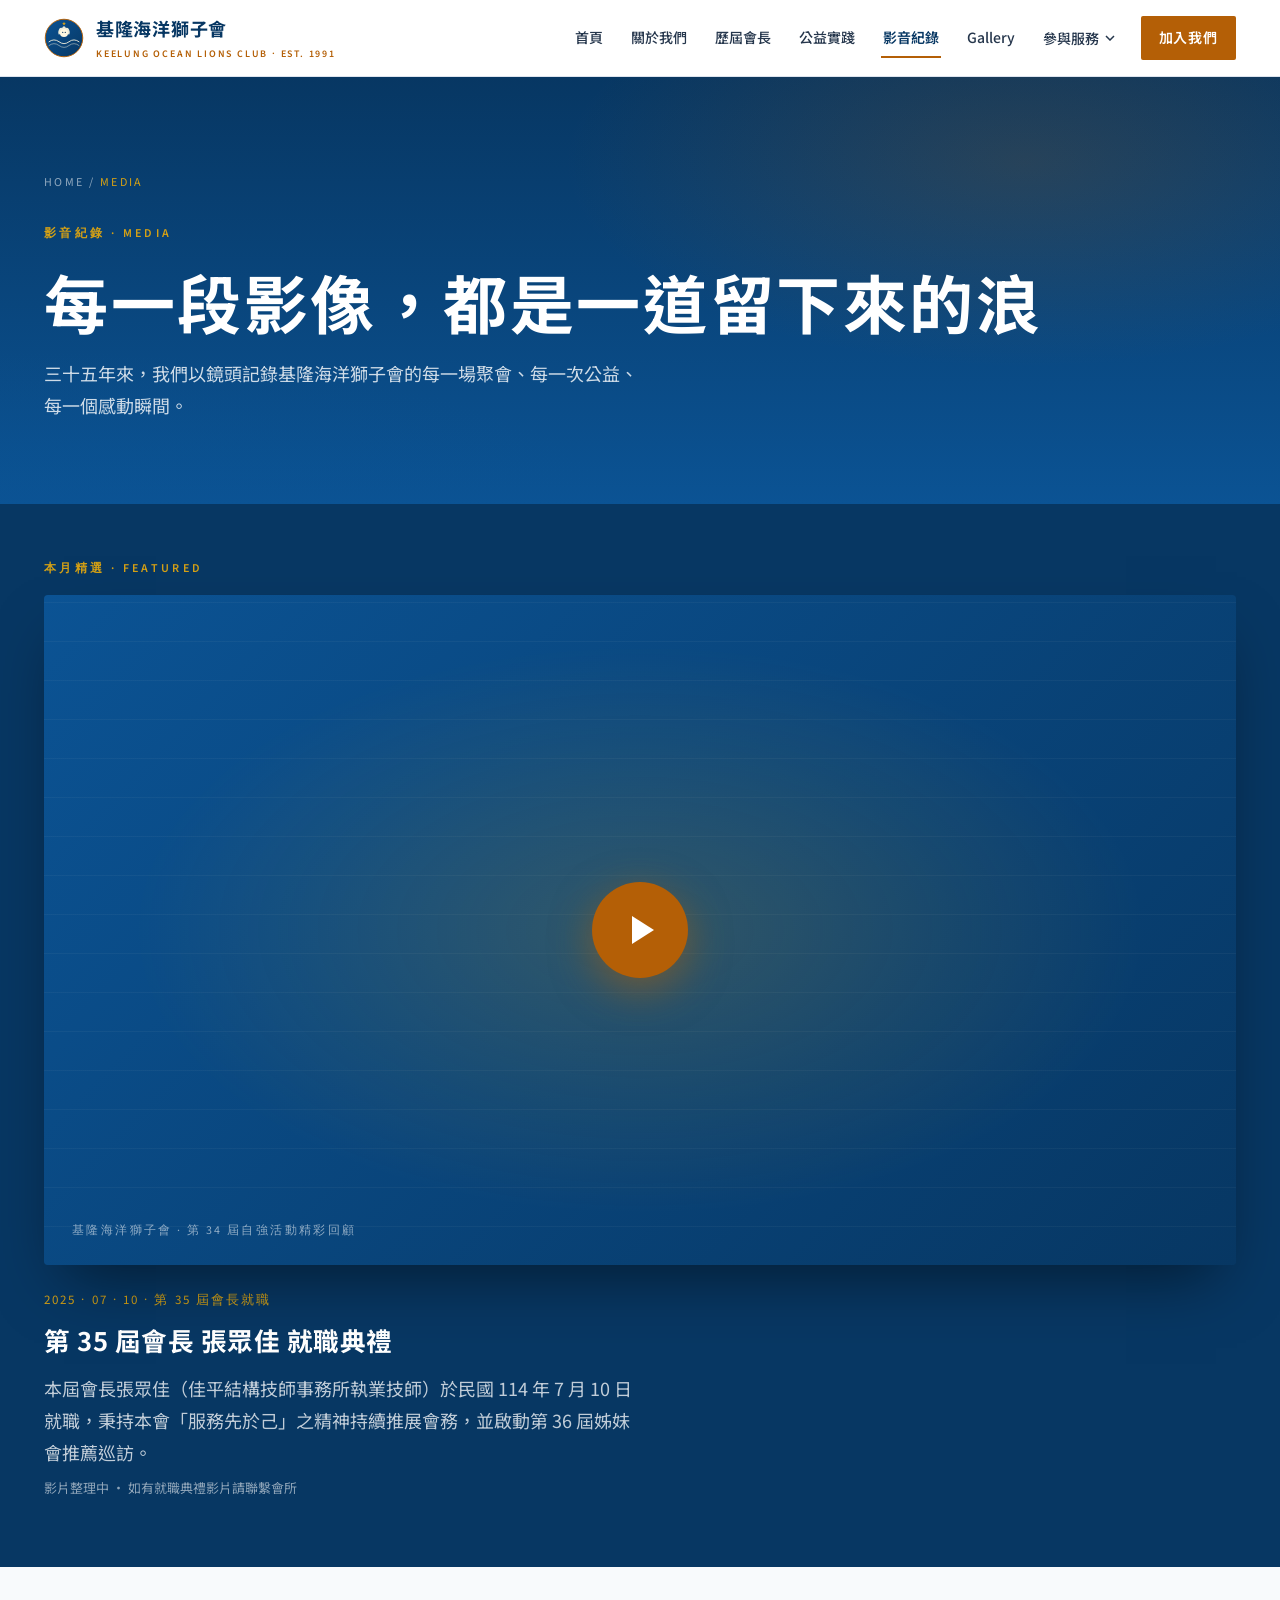
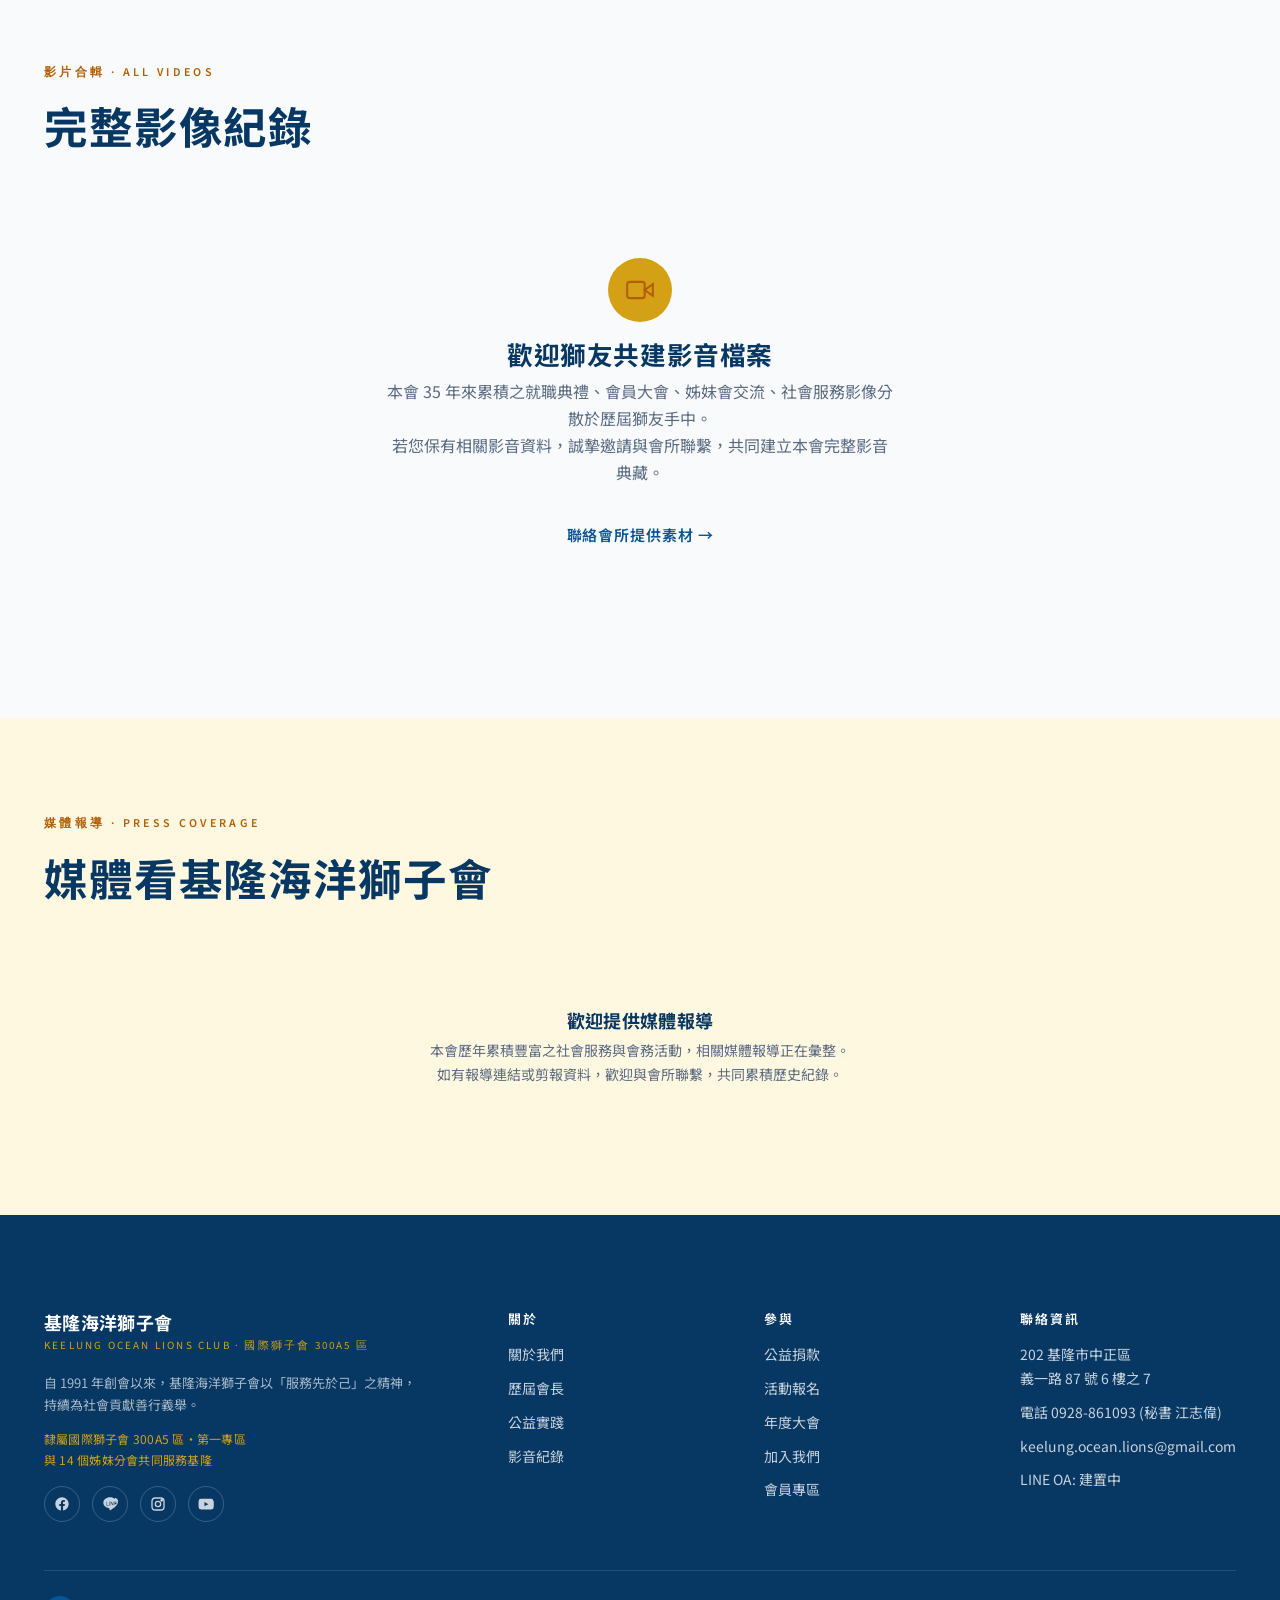
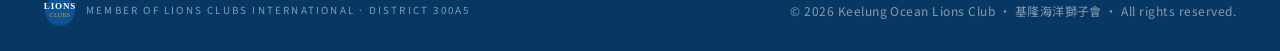
<file: media.html>
<!DOCTYPE html>
<html lang="zh-Hant">
<head>
<meta charset="UTF-8">
<meta name="viewport" content="width=device-width, initial-scale=1.0">
<title>影音紀錄 · 基隆海洋獅子會</title>
<meta name="description" content="基隆海洋獅子會影音紀錄 — 活動影片、媒體報導與公益宣傳影音資料。">
<link rel="canonical" href="https://keelung-ocean-lions.netlify.app/media.html">
<meta property="og:type" content="website">
<meta property="og:site_name" content="基隆海洋獅子會">
<meta property="og:locale" content="zh_TW">
<meta property="og:title" content="影音紀錄 · 基隆海洋獅子會">
<meta property="og:description" content="基隆海洋獅子會影音紀錄 — 活動影片、媒體報導與公益宣傳影音資料。">
<meta property="og:url" content="https://keelung-ocean-lions.netlify.app/media.html">
<meta property="og:image" content="https://keelung-ocean-lions.netlify.app/assets/photos/keelung-ocean.jpg">
<meta name="twitter:card" content="summary_large_image">
<meta name="twitter:title" content="影音紀錄 · 基隆海洋獅子會">
<meta name="twitter:description" content="基隆海洋獅子會影音紀錄 — 活動影片、媒體報導與公益宣傳影音資料。">
<meta name="twitter:image" content="https://keelung-ocean-lions.netlify.app/assets/photos/keelung-ocean.jpg">
<link rel="preconnect" href="https://fonts.googleapis.com">
<link rel="preconnect" href="https://fonts.gstatic.com" crossorigin>
<link href="https://fonts.googleapis.com/css2?family=Noto+Sans+TC:wght@300;400;500;600;700;900&family=Noto+Serif+TC:wght@500;700&family=Source+Sans+3:wght@300;400;500;600;700&display=swap" rel="stylesheet">
<link rel="stylesheet" href="assets/styles.css">
<style>
  .featured {
    background: var(--sea-ink);
    padding: var(--s-7) 0;
  }
  .featured__player {
    aspect-ratio: 16/9;
    background: linear-gradient(135deg, #0B5394 0%, #073763 100%);
    position: relative;
    overflow: hidden;
    border-radius: 4px;
    cursor: pointer;
    box-shadow: 0 30px 60px -20px rgba(0,0,0,0.5);
  }
  .featured__player::before {
    content: ""; position: absolute; inset: 0;
    background:
      radial-gradient(ellipse at center, rgba(212,160,21,0.2), transparent 60%),
      repeating-linear-gradient(0deg, transparent 0 38px, rgba(255,248,225,0.04) 38px 39px);
  }
  .featured__player::after {
    content: "基隆海洋獅子會 · 第 34 屆自強活動精彩回顧";
    position: absolute; bottom: 24px; left: 28px;
    color: rgba(255,255,255,0.55); font-size: 12px; letter-spacing: 0.2em;
    font-family: var(--font-en); text-transform: uppercase;
  }
  .play-btn {
    position: absolute; top: 50%; left: 50%; transform: translate(-50%, -50%);
    width: 96px; height: 96px;
    background: var(--lion-gold);
    border-radius: 50%;
    display: grid; place-items: center;
    transition: all .3s var(--ease);
    box-shadow: 0 12px 40px rgba(180,95,6,0.5);
  }
  .featured__player:hover .play-btn {
    transform: translate(-50%, -50%) scale(1.1);
    background: var(--lion-gold-2);
  }
  .play-btn::before {
    content: ""; width: 0; height: 0;
    border-left: 22px solid white; border-top: 14px solid transparent; border-bottom: 14px solid transparent;
    margin-left: 6px;
  }
  .featured__caption {
    color: white; margin-top: var(--s-5);
  }
  .featured__caption h3 { color: white; }
  .featured__caption .meta {
    font-family: var(--font-en); font-size: 13px; color: var(--lion-gold-soft);
    letter-spacing: 0.16em; margin-bottom: var(--s-3);
  }

  .vid-grid { display: grid; grid-template-columns: repeat(3, 1fr); gap: var(--s-5); }
  @media(max-width:880px){ .vid-grid { grid-template-columns: 1fr 1fr; } }
  @media(max-width:560px){ .vid-grid { grid-template-columns: 1fr; } }

  .vid-card { cursor: pointer; }
  .vid-card__thumb {
    aspect-ratio: 16/9;
    background: linear-gradient(135deg, #0B5394, #073763);
    position: relative; overflow: hidden; border-radius: 4px;
    transition: transform .3s var(--ease);
  }
  .vid-card:hover .vid-card__thumb { transform: translateY(-4px); }
  .vid-card__thumb::before {
    content: ""; position: absolute; inset: 0;
    background: radial-gradient(circle at 60% 40%, rgba(212,160,21,0.18), transparent 60%);
  }
  .vid-card__play {
    position: absolute; top: 50%; left: 50%;
    transform: translate(-50%, -50%);
    width: 56px; height: 56px;
    background: rgba(255,255,255,0.95);
    border-radius: 50%;
    display: grid; place-items: center;
    transition: all .25s var(--ease);
  }
  .vid-card:hover .vid-card__play {
    background: var(--lion-gold);
    transform: translate(-50%, -50%) scale(1.1);
  }
  .vid-card__play::before {
    content: ""; width: 0; height: 0;
    border-left: 14px solid var(--sea-ink);
    border-top: 9px solid transparent; border-bottom: 9px solid transparent;
    margin-left: 4px;
    transition: border-color .25s;
  }
  .vid-card:hover .vid-card__play::before { border-left-color: white; }
  .vid-card__dur {
    position: absolute; bottom: 10px; right: 10px;
    background: rgba(0,0,0,0.7); color: white;
    padding: 3px 8px; font-family: var(--font-en);
    font-size: 12px; letter-spacing: 0.1em;
    border-radius: 2px;
  }
  .vid-card__cat {
    position: absolute; top: 10px; left: 10px;
    background: var(--lion-gold);
    color: white; padding: 3px 10px;
    font-family: var(--font-en);
    font-size: 11px; letter-spacing: 0.16em; font-weight: 700;
  }
  .vid-card__body { padding-top: var(--s-3); }
  .vid-card__title {
    font-size: 16px; font-weight: 600; color: var(--sea-ink); line-height: 1.5; margin-bottom: 6px;
  }
  .vid-card__meta {
    font-family: var(--font-en); font-size: 12px; color: var(--ink-500); letter-spacing: 0.1em;
  }

  /* Press list */
  .press-list { display: grid; gap: var(--s-3); margin-top: var(--s-6); }
  .press-row {
    display: grid; grid-template-columns: 110px 1fr 140px auto;
    gap: var(--s-5); align-items: center;
    padding: var(--s-4) var(--s-5);
    background: white; border: 1px solid var(--line);
    transition: all .25s var(--ease);
  }
  @media(max-width:760px){ .press-row { grid-template-columns: 1fr; gap: 8px; } }
  .press-row:hover {
    border-color: var(--lion-gold);
    transform: translateX(4px);
    box-shadow: 0 12px 24px -16px rgba(11,83,148,0.3);
  }
  .press-date {
    font-family: var(--font-en); font-size: 13px; color: var(--lion-gold);
    letter-spacing: 0.1em; font-weight: 600;
  }
  .press-title { font-size: 16px; color: var(--sea-ink); font-weight: 600; }
  .press-source { font-size: 13px; color: var(--ink-500); font-family: var(--font-en); letter-spacing: 0.1em; }
  .press-arrow { color: var(--ocean-deep); transition: transform .25s; }
  .press-row:hover .press-arrow { transform: translateX(4px); color: var(--lion-gold); }
</style>
</head>
<body data-page="media">
<div id="site-nav"></div>

<section class="page-hero">
  <div class="container page-hero__inner">
    <div class="breadcrumb"><a href="index.html">HOME</a> / <span>MEDIA</span></div>
    <span class="eyebrow on-dark">影音紀錄 · MEDIA</span>
    <h1>每一段影像，都是一道留下來的浪</h1>
    <p class="lede">三十五年來，我們以鏡頭記錄基隆海洋獅子會的每一場聚會、每一次公益、每一個感動瞬間。</p>
  </div>
</section>

<section class="featured">
  <div class="container">
    <div class="eyebrow on-dark" style="margin-bottom: var(--s-4);">本月精選 · FEATURED</div>
    <div class="featured__player">
      <div class="play-btn"></div>
    </div>
    <div class="featured__caption">
      <div class="meta">2025 · 07 · 10 · 第 35 屆會長就職</div>
      <h3>第 35 屆會長 張眾佳 就職典禮</h3>
      <p class="lede" style="color: rgba(255,255,255,0.75);">本屆會長張眾佳（佳平結構技師事務所執業技師）於民國 114 年 7 月 10 日就職，秉持本會「服務先於己」之精神持續推展會務，並啟動第 36 屆姊妹會推薦巡訪。<br><span style="font-size: 13px; color: rgba(255,255,255,0.55);">影片整理中 · 如有就職典禮影片請聯繫會所</span></p>
    </div>
  </div>
</section>

<section class="section">
  <div class="container">
    <div class="section-title" style="text-align:left; margin-bottom: var(--s-6);">
      <span class="eyebrow">影片合輯 · ALL VIDEOS</span>
      <h2 style="margin-bottom: 8px;">完整影像紀錄</h2>
    </div>

    <div class="empty-state" style="padding: var(--s-8) var(--s-6); text-align:center; background: var(--paper-warm); border: 1px dashed var(--ink-200); border-radius: var(--r-3);">
      <div style="width: 64px; height: 64px; margin: 0 auto var(--s-4); border-radius: 50%; background: var(--lion-gold-soft); display:flex; align-items:center; justify-content:center;">
        <svg width="28" height="28" viewBox="0 0 24 24" fill="none" stroke="var(--lion-gold)" stroke-width="1.8"><polygon points="23 7 16 12 23 17 23 7"/><rect x="1" y="5" width="15" height="14" rx="2"/></svg>
      </div>
      <h3 style="margin: 0 0 var(--s-2); color: var(--sea-ink);">歡迎獅友共建影音檔案</h3>
      <p style="max-width: 520px; margin: 0 auto; color: var(--ink-500); line-height: 1.7;">
        本會 35 年來累積之就職典禮、會員大會、姊妹會交流、社會服務影像分散於歷屆獅友手中。<br>
        若您保有相關影音資料，誠摯邀請與會所聯繫，共同建立本會完整影音典藏。
      </p>
      <a href="contact.html" class="btn btn--ghost" style="margin-top: var(--s-5);">聯絡會所提供素材 →</a>
    </div>
  </div>
</section>

<section class="section section--sand">
  <div class="container">
    <div class="section-title" style="text-align:left;">
      <span class="eyebrow">媒體報導 · PRESS COVERAGE</span>
      <h2 style="margin-bottom: 8px;">媒體看基隆海洋獅子會</h2>
    </div>

    <div class="press-list">
      <div class="press-row" style="grid-template-columns: 1fr; padding: var(--s-6); text-align:center; background: var(--paper-warm); border: 1px dashed var(--ink-200); cursor: default;">
        <div>
          <h4 style="margin: 0 0 var(--s-2); color: var(--sea-ink); font-size: 18px;">歡迎提供媒體報導</h4>
          <p style="margin: 0; color: var(--ink-500); font-size: 14px; line-height: 1.7;">本會歷年累積豐富之社會服務與會務活動，相關媒體報導正在彙整。<br>如有報導連結或剪報資料，歡迎與會所聯繫，共同累積歷史紀錄。</p>
        </div>
      </div>
    </div>
  </div>
</section>

<div id="site-footer"></div>
<script src="assets/chrome.js"></script>
</body>
</html>
</file>
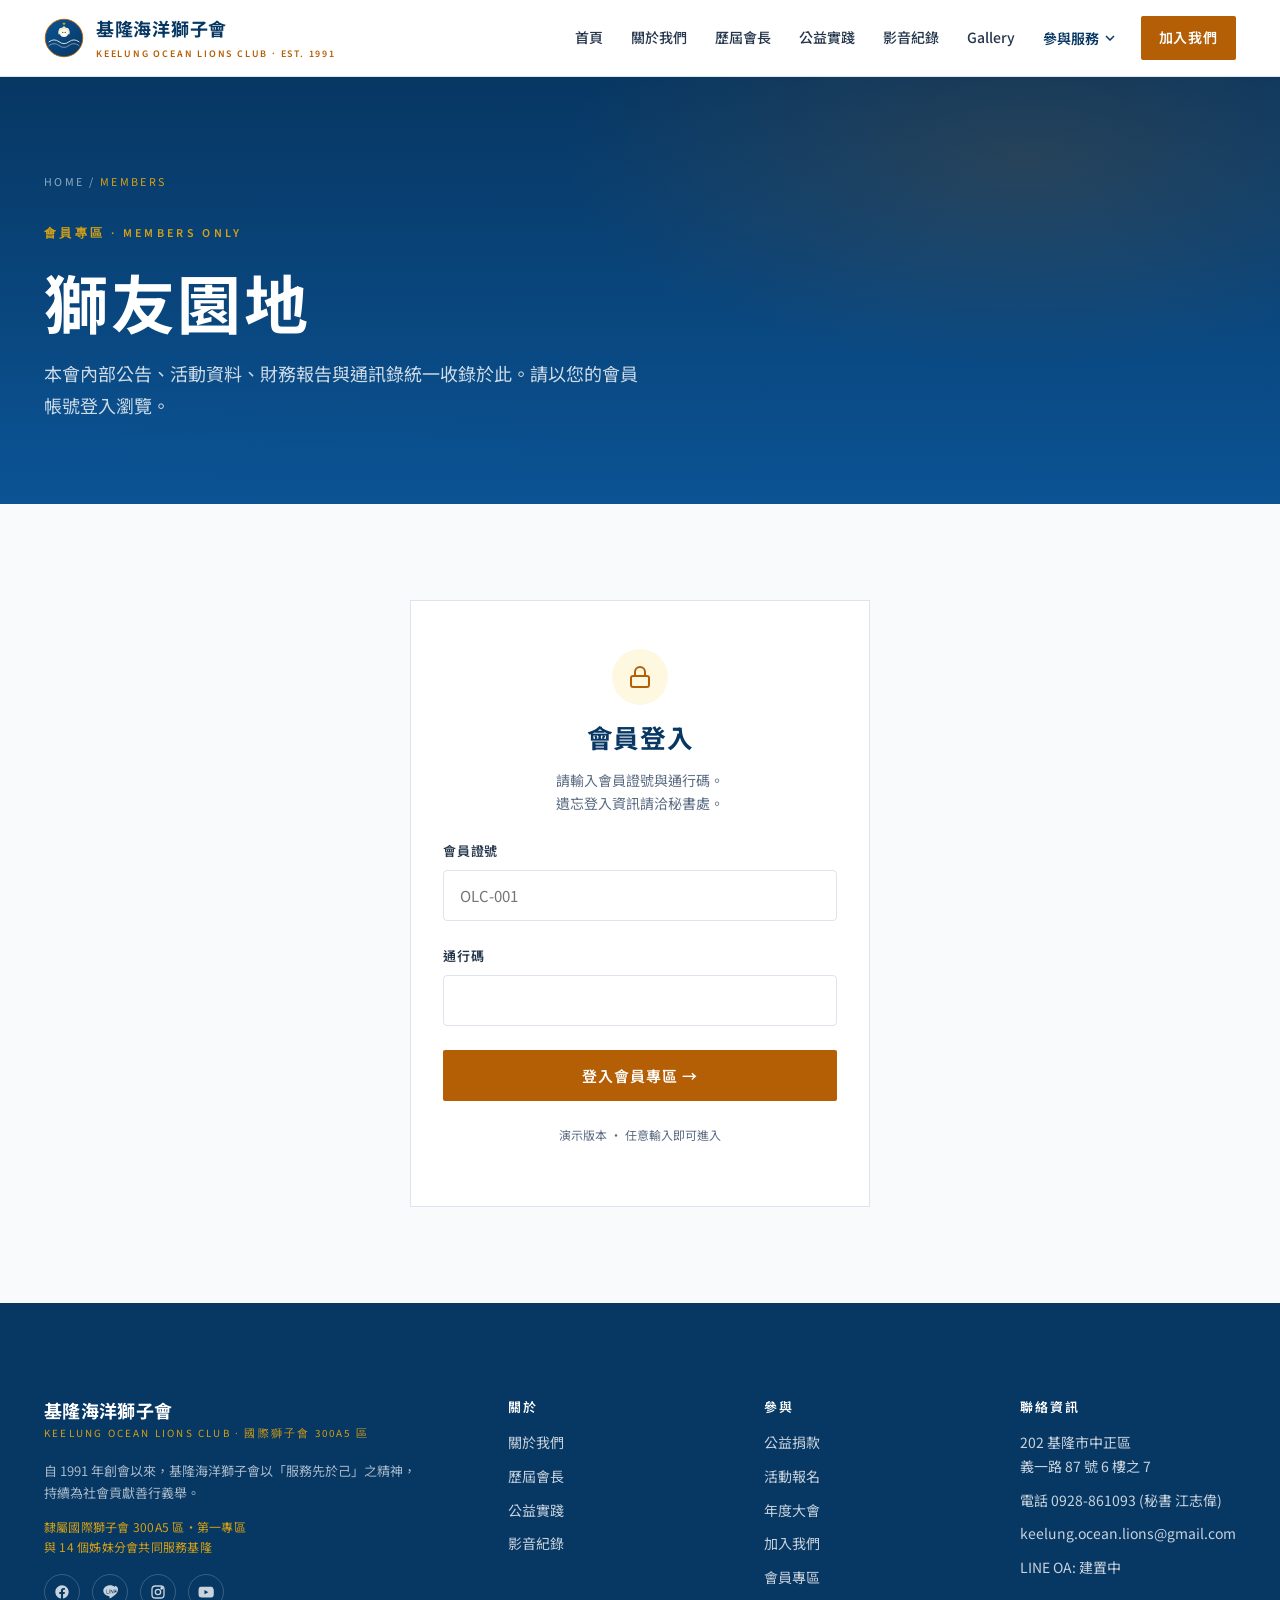
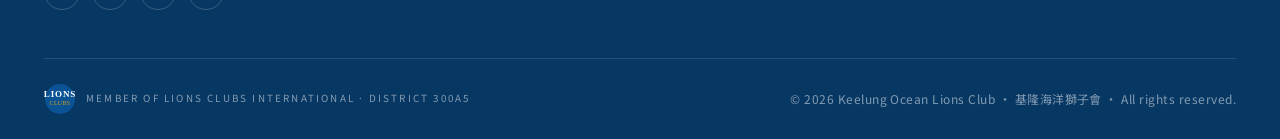
<file: members.html>
<!doctype html>
<html lang="zh-Hant">
<head>
<meta charset="utf-8">
<meta name="viewport" content="width=device-width, initial-scale=1.0">
<title>會員專區 · 基隆海洋獅子會 Keelung Ocean Lions Club</title>
<meta name="description" content="基隆海洋獅子會會員專區 — 內部公告、財務報告、活動資料與通訊錄下載。">
<link rel="canonical" href="https://keelung-ocean-lions.netlify.app/members.html">
<meta property="og:type" content="website">
<meta property="og:site_name" content="基隆海洋獅子會">
<meta property="og:locale" content="zh_TW">
<meta property="og:title" content="會員專區 · 基隆海洋獅子會 Keelung Ocean Lions Club">
<meta property="og:description" content="基隆海洋獅子會會員專區 — 內部公告、財務報告、活動資料與通訊錄下載。">
<meta property="og:url" content="https://keelung-ocean-lions.netlify.app/members.html">
<meta property="og:image" content="https://keelung-ocean-lions.netlify.app/assets/photos/keelung-ocean.jpg">
<meta name="twitter:card" content="summary_large_image">
<meta name="twitter:title" content="會員專區 · 基隆海洋獅子會 Keelung Ocean Lions Club">
<meta name="twitter:description" content="基隆海洋獅子會會員專區 — 內部公告、財務報告、活動資料與通訊錄下載。">
<meta name="twitter:image" content="https://keelung-ocean-lions.netlify.app/assets/photos/keelung-ocean.jpg">
<link rel="preconnect" href="https://fonts.googleapis.com">
<link rel="preconnect" href="https://fonts.gstatic.com" crossorigin>
<link href="https://fonts.googleapis.com/css2?family=Noto+Sans+TC:wght@300;400;500;600;700&family=Noto+Serif+TC:wght@500;700&family=Source+Sans+3:wght@400;500;600;700&display=swap" rel="stylesheet">
<link rel="stylesheet" href="assets/styles.css">
<style>
.member-grid {
  display: grid;
  grid-template-columns: repeat(auto-fit, minmax(240px, 1fr));
  gap: var(--s-5);
}
.member-tile {
  background: white;
  border: 1px solid var(--line);
  border-left: 3px solid var(--ocean-deep);
  padding: var(--s-5);
  transition: all .25s var(--ease);
}
.member-tile:hover {
  border-left-color: var(--lion-gold);
  transform: translateX(2px);
  box-shadow: 0 12px 28px -10px rgba(7,55,99,0.18);
}
.member-tile h4 { color: var(--sea-ink); margin: 0 0 8px; font-size: 16px; }
.member-tile p { color: var(--ink-500); font-size: 13px; margin: 0; }
.member-tile .icon {
  width: 36px; height: 36px;
  display: grid; place-items: center;
  background: var(--sand-gold);
  color: var(--lion-gold);
  margin-bottom: var(--s-3);
}
.notice-feed { display: grid; gap: var(--s-3); }
.notice {
  display: grid;
  grid-template-columns: auto 1fr auto;
  gap: var(--s-4);
  padding: var(--s-4) var(--s-5);
  background: white;
  border: 1px solid var(--line);
  align-items: center;
}
.notice__date {
  font-family: var(--font-en);
  font-size: 12px;
  color: var(--lion-gold);
  letter-spacing: 0.08em;
  white-space: nowrap;
}
.notice__title { color: var(--sea-ink); font-weight: 500; font-size: 15px; }
</style>
</head>
<body data-page="members">

<div id="site-nav"></div>

<section class="page-hero">
  <div class="container page-hero__inner">
    <div class="breadcrumb"><a href="index.html">HOME</a> / <span>MEMBERS</span></div>
    <span class="eyebrow on-dark">會員專區 · MEMBERS ONLY</span>
    <h1>獅友園地</h1>
    <p class="lede">本會內部公告、活動資料、財務報告與通訊錄統一收錄於此。請以您的會員帳號登入瀏覽。</p>
  </div>
</section>

<!-- Lock screen -->
<section class="section" id="lockSection">
  <div class="container">
    <div class="lock-shell">
      <div class="lock-icon">
        <svg width="24" height="24" viewBox="0 0 24 24" fill="none" stroke="currentColor" stroke-width="2"><rect x="3" y="11" width="18" height="11" rx="2"/><path d="M7 11V7a5 5 0 0110 0v4"/></svg>
      </div>
      <h3>會員登入</h3>
      <p style="color:var(--ink-500); font-size:14px;">請輸入會員證號與通行碼。<br>遺忘登入資訊請洽秘書處。</p>
      <form onsubmit="event.preventDefault(); document.getElementById('lockSection').style.display='none'; document.getElementById('memArea').style.display='block'; window.scrollTo({top:0, behavior:'smooth'});" style="margin-top:var(--s-5);">
        <div class="field"><label style="text-align:left;">會員證號</label><input type="text" placeholder="OLC-001" required></div>
        <div class="field"><label style="text-align:left;">通行碼</label><input type="password" required></div>
        <button class="btn btn--gold" style="width:100%; justify-content:center;">登入會員專區 →</button>
      </form>
      <p style="margin-top:var(--s-5); font-size:12px; color:var(--ink-500);">演示版本 · 任意輸入即可進入</p>
    </div>
  </div>
</section>

<!-- Members area (hidden by default) -->
<div id="memArea" style="display:none;">

  <section class="section section--tight">
    <div class="container">
      <div style="display:flex; justify-content:space-between; align-items:flex-end; margin-bottom: var(--s-6); flex-wrap:wrap; gap: var(--s-4);">
        <div>
          <span class="eyebrow">最新公告</span>
          <h2 style="margin-bottom: 0;">獅友通知</h2>
        </div>
        <a href="#" class="btn btn--ghost">查看全部 →</a>
      </div>

      <div class="notice-feed">
        <div class="notice">
          <span class="notice__date">2026.07.10</span>
          <span class="notice__title">第 36 屆會長 江志偉 就職。年度主題「為海洋盡力，服務無界限」，隔週三晚間例會，全年共 26 次</span>
          <span class="pill pill--gold">重要</span>
        </div>
        <div class="notice">
          <span class="notice__date">2025.05–2025.07</span>
          <span class="notice__title">姊妹會推薦巡訪展開，預計連續訪問 28 個姊妹會（詳見「姊妹會關係」）</span>
          <span class="pill">公告</span>
        </div>
        <div class="notice">
          <span class="notice__date">公告中</span>
          <span class="notice__title">例會公告、年度活動行事曆，請洽秘書處索取最新版本</span>
          <span class="pill pill--ocean">說明</span>
        </div>
      </div>
    </div>
  </section>

  <section class="section section--sand">
    <div class="container">
      <div class="section-title">
        <span class="eyebrow">資源中心 · RESOURCES</span>
        <h2>會員專屬資料</h2>
      </div>

      <div class="member-grid">

        <a href="javascript:void(0)" class="member-tile" onclick="alert('此檔案僅供本會會員閱覽。請洽秘書處索取：keelung.ocean.lions@gmail.com')">
          <div class="icon"><svg width="18" height="18" viewBox="0 0 24 24" fill="none" stroke="currentColor" stroke-width="2"><path d="M14 2H6a2 2 0 00-2 2v16a2 2 0 002 2h12a2 2 0 002-2V8z"/><path d="M14 2v6h6"/></svg></div>
          <h4>會員通訊錄 2026</h4>
          <p>全體會員聯繫方式、職業類別、入會年資</p>
        </a>

        <a href="javascript:void(0)" class="member-tile" onclick="alert('此檔案僅供本會會員閱覽。請洽秘書處索取：keelung.ocean.lions@gmail.com')">
          <div class="icon"><svg width="18" height="18" viewBox="0 0 24 24" fill="none" stroke="currentColor" stroke-width="2"><path d="M3 3h18v18H3z"/><path d="M3 9h18M9 21V9"/></svg></div>
          <h4>歷年財務報表</h4>
          <p>近 5 年度收支決算、稽核紀錄</p>
        </a>

        <a href="javascript:void(0)" class="member-tile" onclick="alert('此檔案僅供本會會員閱覽。請洽秘書處索取：keelung.ocean.lions@gmail.com')">
          <div class="icon"><svg width="18" height="18" viewBox="0 0 24 24" fill="none" stroke="currentColor" stroke-width="2"><circle cx="12" cy="12" r="10"/><path d="M12 8v4l3 2"/></svg></div>
          <h4>例會出席紀錄</h4>
          <p>個人出席統計、滿勤積分查詢</p>
        </a>

        <a href="javascript:void(0)" class="member-tile" onclick="alert('此檔案僅供本會會員閱覽。請洽秘書處索取：keelung.ocean.lions@gmail.com')">
          <div class="icon"><svg width="18" height="18" viewBox="0 0 24 24" fill="none" stroke="currentColor" stroke-width="2"><path d="M16 21v-2a4 4 0 00-4-4H5a4 4 0 00-4 4v2"/><circle cx="8.5" cy="7" r="4"/><path d="M20 8v6M23 11h-6"/></svg></div>
          <h4>新會員推薦表</h4>
          <p>邀請新獅友加入本會的標準表單</p>
        </a>

        <a href="javascript:void(0)" class="member-tile" onclick="alert('此檔案僅供本會會員閱覽。請洽秘書處索取：keelung.ocean.lions@gmail.com')">
          <div class="icon"><svg width="18" height="18" viewBox="0 0 24 24" fill="none" stroke="currentColor" stroke-width="2"><circle cx="12" cy="12" r="10"/><path d="M9 12l2 2 4-4"/></svg></div>
          <h4>會章與議事規範</h4>
          <p>本會章程、議事規則、各委員會職掌</p>
        </a>

        <a href="javascript:void(0)" class="member-tile" onclick="alert('此檔案僅供本會會員閱覽。請洽秘書處索取：keelung.ocean.lions@gmail.com')">
          <div class="icon"><svg width="18" height="18" viewBox="0 0 24 24" fill="none" stroke="currentColor" stroke-width="2"><rect x="3" y="4" width="18" height="18" rx="2"/><path d="M16 2v4M8 2v4M3 10h18"/></svg></div>
          <h4>年度活動行事曆</h4>
          <p>例會、淨灘、義賣、訪問交流總覽</p>
        </a>

        <a href="javascript:void(0)" class="member-tile" onclick="alert('此檔案僅供本會會員閱覽。請洽秘書處索取：keelung.ocean.lions@gmail.com')">
          <div class="icon"><svg width="18" height="18" viewBox="0 0 24 24" fill="none" stroke="currentColor" stroke-width="2"><path d="M21 15v4a2 2 0 01-2 2H5a2 2 0 01-2-2v-4M7 10l5 5 5-5M12 15V3"/></svg></div>
          <h4>視覺識別資源</h4>
          <p>會徽 PNG / SVG、簡報範本、名片檔</p>
        </a>

        <a href="javascript:void(0)" class="member-tile" onclick="alert('此檔案僅供本會會員閱覽。請洽秘書處索取：keelung.ocean.lions@gmail.com')">
          <div class="icon"><svg width="18" height="18" viewBox="0 0 24 24" fill="none" stroke="currentColor" stroke-width="2"><path d="M12 2L2 7l10 5 10-5-10-5zM2 17l10 5 10-5M2 12l10 5 10-5"/></svg></div>
          <h4>姊妹會通訊錄</h4>
          <p>國內外姊妹會、區會聯絡資料</p>
        </a>

      </div>
    </div>
  </section>

  <section class="section">
    <div class="container">
      <div class="section-title">
        <span class="eyebrow">通訊錄速查 · DIRECTORY</span>
        <h2>第 31 屆理監事暨內閣名錄</h2>
        <p style="max-width: 580px; margin: var(--s-3) auto 0; color: var(--ink-500); font-size: 14px;">以下為本會最近已說明公布之內閣名錄（110.04.22 修訂）。</p>
      </div>

      <table class="tbl" style="background:white; border:1px solid var(--line); max-width: 920px; margin: 0 auto;">
        <thead><tr><th>職務</th><th>姓名</th><th>備註</th></tr></thead>
        <tbody>
          <tr><td><span class="pill pill--gold">理事長 · 會長</span></td><td>簡枝文</td><td>總編輯·授證25週年紀念特刊</td></tr>
          <tr><td><span class="pill pill--ocean">常務理事 · 第一副會長</span></td><td>陳清源</td><td>—</td></tr>
          <tr><td><span class="pill pill--ocean">常務理事 · 第二副會長</span></td><td>余廣成</td><td>—</td></tr>
          <tr><td>年會主席</td><td>陳建宏</td><td>創會長·1屆會長·30週年</td></tr>
          <tr><td>上任理事</td><td>陳紹群</td><td>第 30 屆會長</td></tr>
          <tr><td>理事</td><td>劃慶瑋、李鴻欽、江振科、陳坤田、許勝賢、賴聰福、簡國堂、簡宗盛</td><td>—</td></tr>
          <tr><td>候補理事</td><td>劃國煌、陳漢周、張鈺民</td><td>—</td></tr>
          <tr><td><span class="pill">常務監事</span></td><td>賴冠互</td><td>—</td></tr>
          <tr><td>監事</td><td>邱瑞義、趙友欽</td><td>—</td></tr>
          <tr><td>候補監事</td><td>陳璟至</td><td>—</td></tr>
          <tr><td>秘書</td><td>簡宗盛</td><td>· 副秘書：張鈺民</td></tr>
          <tr><td>財務</td><td>陳坤田</td><td>· 副財務：陳漢周</td></tr>
          <tr><td>連絡</td><td>李鴻欽</td><td>· 副連絡：趙友欽</td></tr>
          <tr><td>總管</td><td>簡國堂</td><td>· 副總管：許勝賢</td></tr>
        </tbody>
      </table>
    </div>
  </section>

  <section class="section section--dark">
    <div class="container text-center">
      <p style="margin-bottom: var(--s-4); color: rgba(255,255,255,0.7); font-size: 14px;">登出後返回公開首頁</p>
      <button class="btn btn--outline-white" onclick="document.getElementById('lockSection').style.display='block'; document.getElementById('memArea').style.display='none'; window.scrollTo({top:0});">登出 Member Sign Out</button>
    </div>
  </section>

</div>

<div id="site-footer"></div>
<script src="assets/chrome.js"></script>
</body>
</html>
</file>
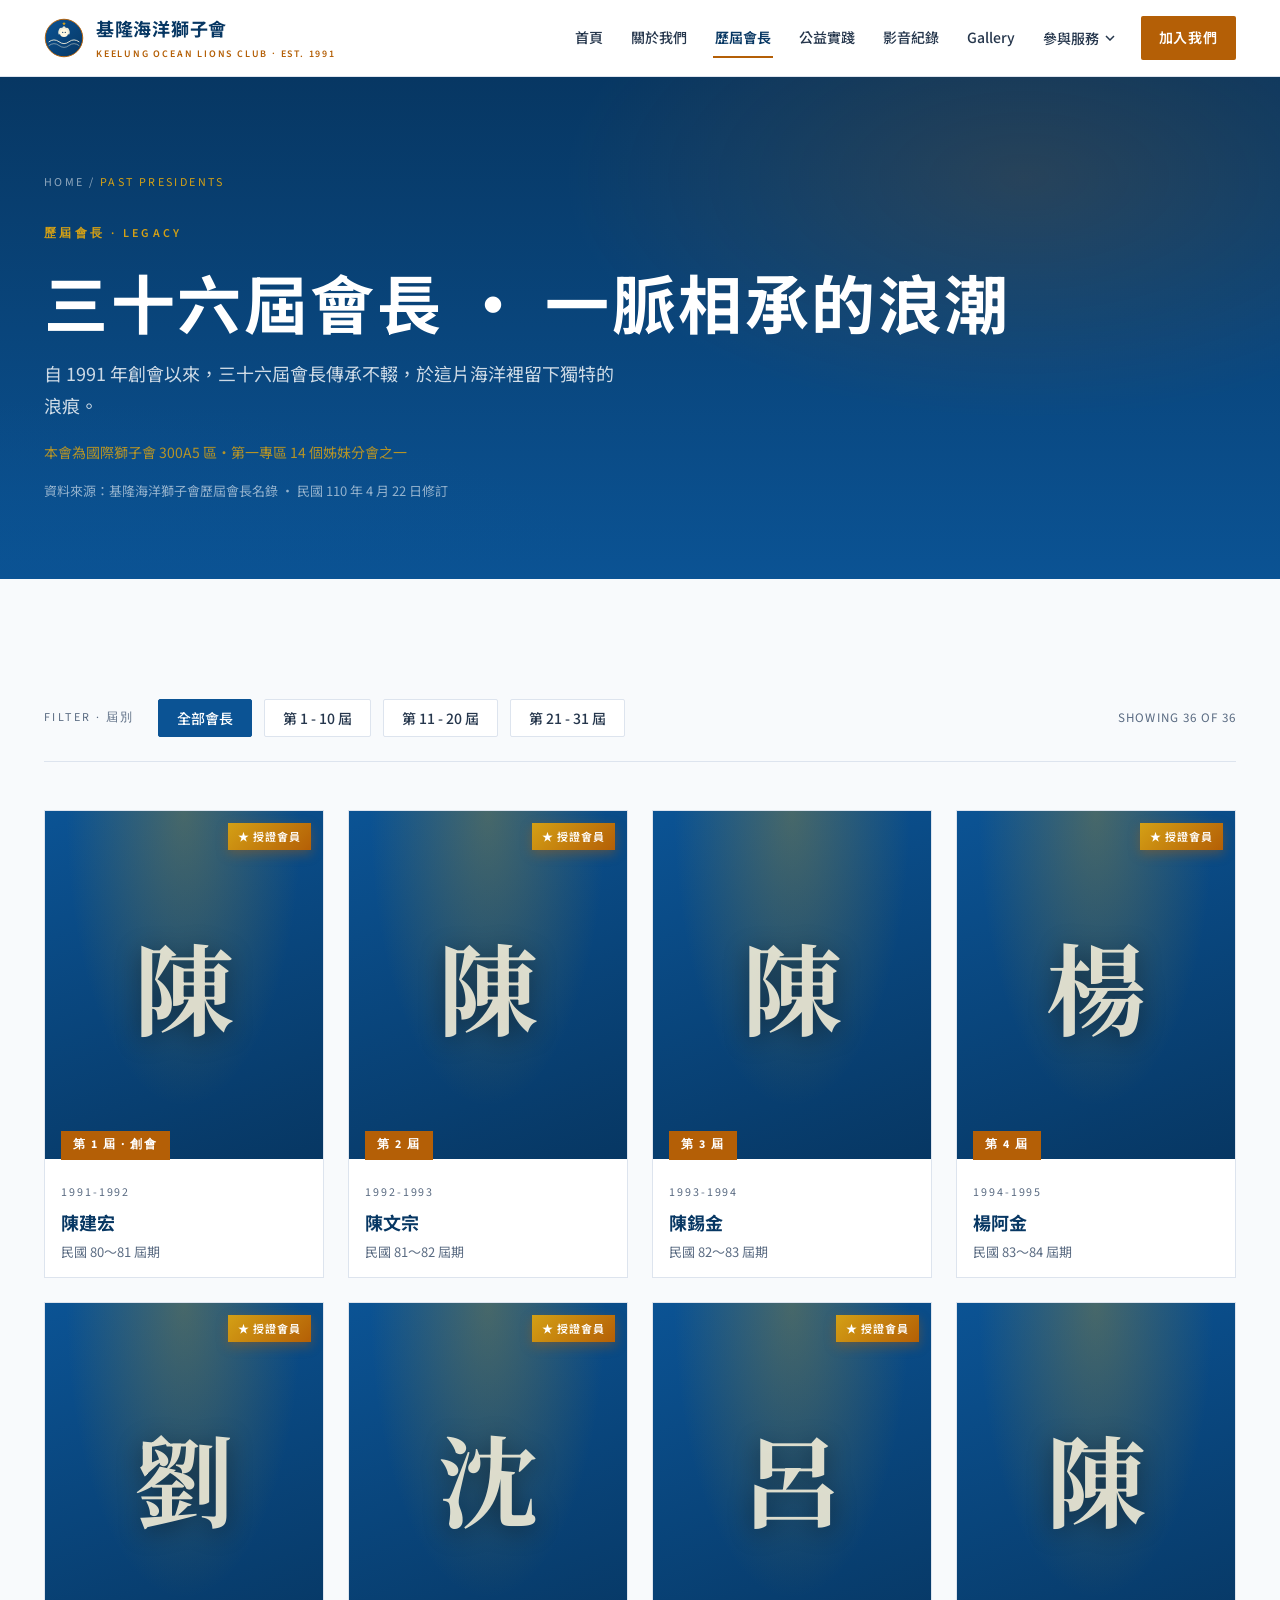
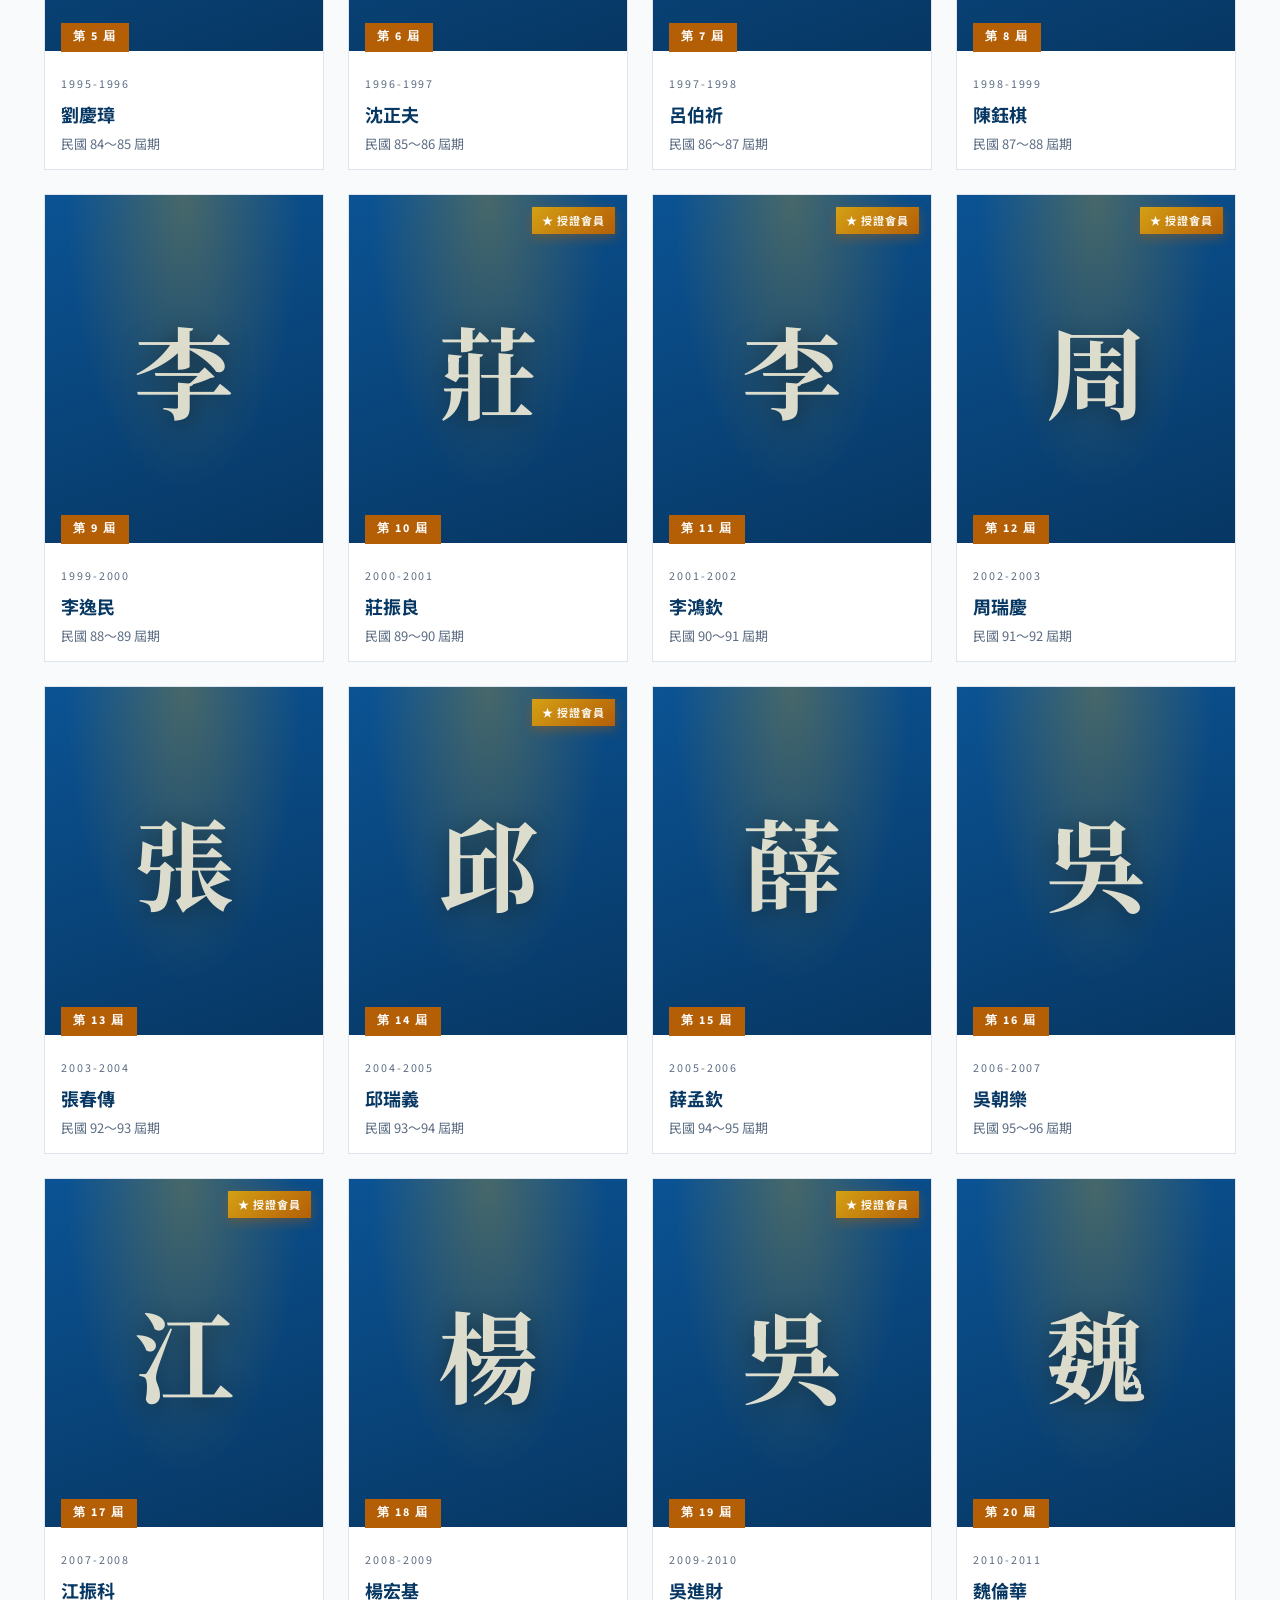
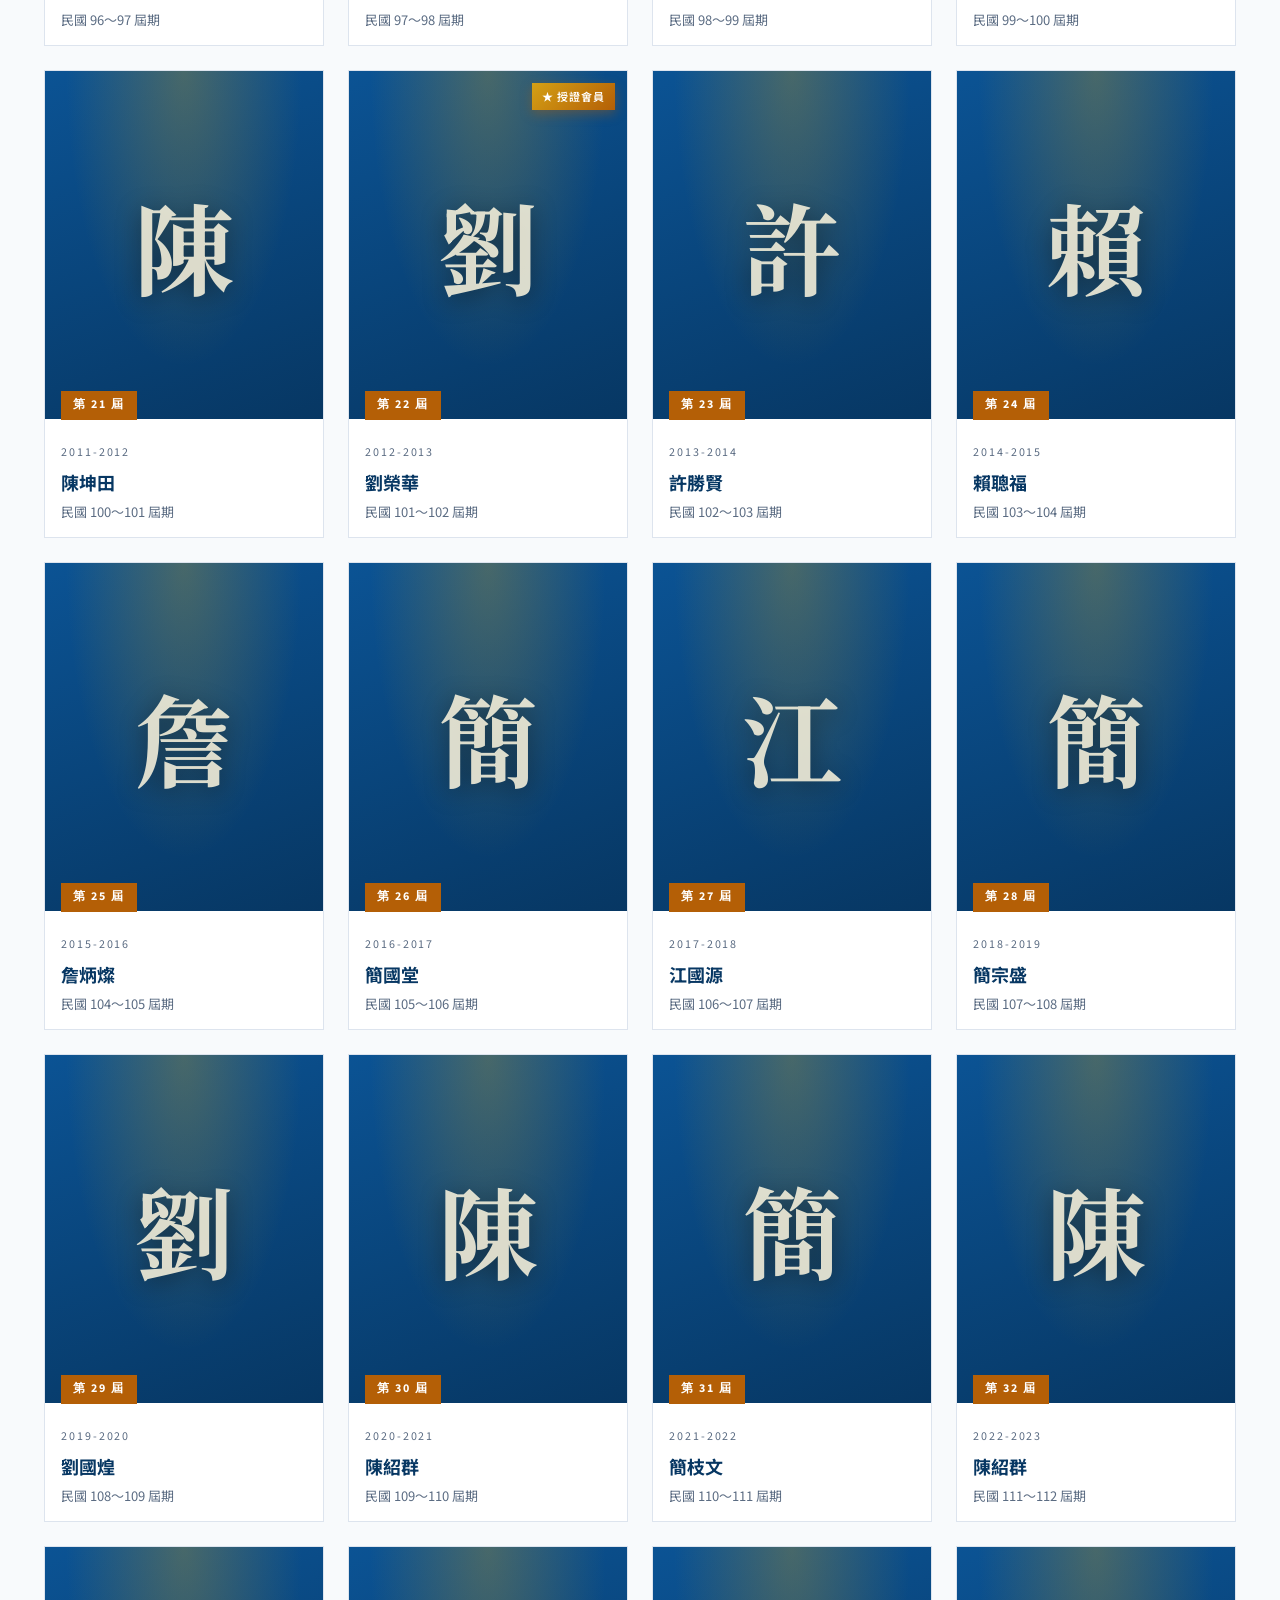
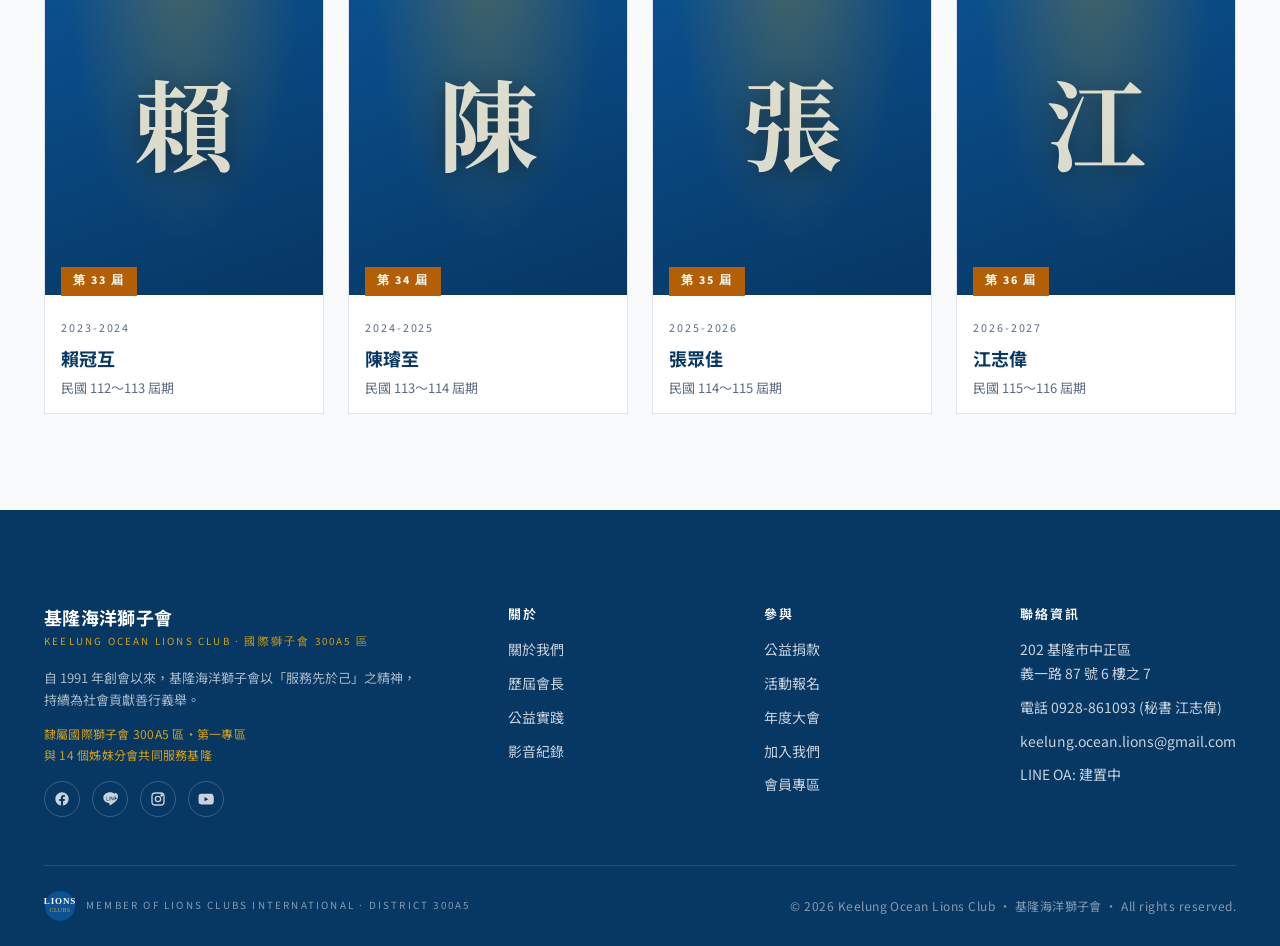
<file: presidents.html>
<!DOCTYPE html>
<html lang="zh-Hant">
<head>
<meta charset="UTF-8">
<meta name="viewport" content="width=device-width, initial-scale=1.0">
<title>歷屆會長 · 基隆海洋獅子會</title>
<meta name="description" content="基隆海洋獅子會歷屆會長 — 完整記錄各屆會長任期、服務主軸與重要貢獻。">
<link rel="canonical" href="https://keelung-ocean-lions.netlify.app/presidents.html">
<meta property="og:type" content="website">
<meta property="og:site_name" content="基隆海洋獅子會">
<meta property="og:locale" content="zh_TW">
<meta property="og:title" content="歷屆會長 · 基隆海洋獅子會">
<meta property="og:description" content="基隆海洋獅子會歷屆會長 — 完整記錄各屆會長任期、服務主軸與重要貢獻。">
<meta property="og:url" content="https://keelung-ocean-lions.netlify.app/presidents.html">
<meta property="og:image" content="https://keelung-ocean-lions.netlify.app/assets/photos/keelung-ocean.jpg">
<meta name="twitter:card" content="summary_large_image">
<meta name="twitter:title" content="歷屆會長 · 基隆海洋獅子會">
<meta name="twitter:description" content="基隆海洋獅子會歷屆會長 — 完整記錄各屆會長任期、服務主軸與重要貢獻。">
<meta name="twitter:image" content="https://keelung-ocean-lions.netlify.app/assets/photos/keelung-ocean.jpg">
<link rel="preconnect" href="https://fonts.googleapis.com">
<link rel="preconnect" href="https://fonts.gstatic.com" crossorigin>
<link href="https://fonts.googleapis.com/css2?family=Noto+Sans+TC:wght@300;400;500;600;700;900&family=Noto+Serif+TC:wght@500;700&family=Source+Sans+3:wght@300;400;500;600;700&display=swap" rel="stylesheet">
<link rel="stylesheet" href="assets/styles.css">
<style>
  .filter-bar {
    display: flex; gap: var(--s-3); flex-wrap: wrap;
    padding: var(--s-5) 0;
    border-bottom: 1px solid var(--line);
    margin-bottom: var(--s-7);
    align-items: center;
  }
  .filter-bar__label {
    font-family: var(--font-en); font-size: 12px; letter-spacing: 0.2em;
    color: var(--ink-500); text-transform: uppercase; margin-right: var(--s-3);
  }
  .filter-chip {
    padding: 8px 18px; border: 1px solid var(--line); background: white;
    color: var(--ink-700); font-size: 14px; font-weight: 500;
    cursor: pointer; transition: all .25s var(--ease); border-radius: 2px;
    font-family: var(--font-zh);
  }
  .filter-chip:hover { border-color: var(--ocean-deep); color: var(--ocean-deep); }
  .filter-chip.is-active { background: var(--ocean-deep); color: white; border-color: var(--ocean-deep); }
  .filter-bar__count {
    margin-left: auto; font-family: var(--font-en); font-size: 13px; color: var(--ink-500); letter-spacing: 0.08em;
  }

  .pres-grid {
    display: grid; grid-template-columns: repeat(4, 1fr); gap: var(--s-5);
  }
  @media(max-width: 1080px){ .pres-grid { grid-template-columns: repeat(3,1fr); } }
  @media(max-width: 760px){ .pres-grid { grid-template-columns: repeat(2,1fr); } }
  @media(max-width: 480px){ .pres-grid { grid-template-columns: 1fr; } }

  .p-card {
    background: white; border: 1px solid var(--line); position: relative; overflow: hidden;
    transition: transform .35s var(--ease), box-shadow .35s var(--ease), border-color .35s var(--ease);
    cursor: pointer;
  }
  .p-card:hover {
    transform: translateY(-6px);
    box-shadow: 0 28px 56px -28px rgba(7,55,99,0.4);
    border-color: var(--lion-gold);
  }
  .p-card__photo {
    aspect-ratio: 4/5;
    background: linear-gradient(160deg, #0B5394 0%, #073763 100%);
    display: grid; place-items: center;
    position: relative;
  }
  .p-card__photo::before {
    content: ""; position: absolute; inset: 0;
    background: radial-gradient(ellipse at top, rgba(212,160,21,0.3), transparent 60%);
  }
  .p-card__initial {
    font-family: var(--font-serif); font-size: 100px; color: rgba(255,248,225,0.85);
    font-weight: 700;
    text-shadow: 0 4px 24px rgba(0,0,0,0.4);
    z-index: 1;
  }
  .p-card__charter {
    position: absolute; top: 12px; right: 12px;
    background: linear-gradient(135deg, #d4a015, #B45F06);
    color: white; padding: 4px 10px;
    font-size: 11px; letter-spacing: 0.08em;
    font-family: var(--font-zh); font-weight: 600;
    z-index: 2;
    box-shadow: 0 4px 12px rgba(180,95,6,0.4);
  }
  .p-card__charter::before {
    content: "★"; margin-right: 4px;
  }
  .detail-facts {
    list-style: none; padding: 0; margin: 0 0 var(--s-5);
    display: grid; grid-template-columns: repeat(2, 1fr); gap: 0;
    border-top: 1px solid var(--line);
  }
  .detail-facts > div {
    padding: var(--s-3) 0;
    border-bottom: 1px solid var(--line);
  }
  .detail-facts > div:nth-child(odd) { padding-right: var(--s-4); border-right: 1px solid var(--line); }
  .detail-facts > div:nth-child(even) { padding-left: var(--s-4); }
  .detail-facts dt {
    font-family: var(--font-en); font-size: 10px; letter-spacing: 0.2em;
    color: var(--ink-500); text-transform: uppercase; margin-bottom: 4px;
  }
  .detail-facts dd {
    font-size: 15px; color: var(--sea-ink); font-weight: 500; margin: 0;
  }
  .detail-pending {
    background: var(--sand-gold); border-left: 3px solid var(--lion-gold);
    padding: var(--s-4); margin-top: var(--s-5);
  }
  .detail-pending__label {
    font-family: var(--font-en); font-size: 11px; letter-spacing: 0.2em;
    color: var(--lion-gold); text-transform: uppercase; font-weight: 600;
    margin-bottom: 8px;
  }
  .detail-pending p {
    margin: 0; font-size: 14px; color: var(--ink-700); line-height: 1.7;
  }
  .p-card__term-badge {
    position: absolute; bottom: -1px; left: var(--s-4);
    background: var(--lion-gold); color: white; padding: 4px 12px;
    font-family: var(--font-en); font-size: 12px; letter-spacing: 0.16em; font-weight: 700;
    z-index: 2;
  }
  .p-card__body { padding: var(--s-5) var(--s-4) var(--s-4); }
  .p-card__yr {
    font-family: var(--font-en); font-size: 12px; letter-spacing: 0.16em;
    color: var(--ink-500); margin-bottom: 4px;
  }
  .p-card__name {
    font-size: 18px; font-weight: 700; color: var(--sea-ink); margin-bottom: 4px;
  }
  .p-card__title {
    font-size: 13px; color: var(--ink-500); line-height: 1.5;
  }

  /* Detail modal */
  .detail-modal {
    position: fixed; inset: 0; z-index: 200;
    background: rgba(7,55,99,0.85);
    backdrop-filter: blur(8px);
    display: none;
    place-items: center;
    padding: var(--s-5);
    overflow-y: auto;
  }
  .detail-modal.is-open { display: grid; }
  .detail-card {
    background: white; max-width: 960px; width: 100%;
    border-radius: 4px;
    overflow: hidden;
    box-shadow: 0 40px 80px -20px rgba(0,0,0,0.5);
    display: grid;
    grid-template-columns: 360px 1fr;
    max-height: 90vh;
    overflow-y: auto;
  }
  @media(max-width:760px){ .detail-card { grid-template-columns: 1fr; } }
  .detail-photo {
    background: linear-gradient(160deg, #0B5394, #073763);
    display: grid; place-items: center;
    color: rgba(255,248,225,0.9);
    font-family: var(--font-serif);
    font-size: 160px; font-weight: 700;
    aspect-ratio: 1;
    position: relative;
  }
  .detail-photo::after {
    content: ""; position: absolute; bottom: 0; left: 0; right: 0; height: 4px;
    background: linear-gradient(90deg, var(--lion-gold), var(--lion-gold-soft));
  }
  .detail-body { padding: var(--s-7); position: relative; }
  .detail-close {
    position: absolute; top: var(--s-4); right: var(--s-4);
    width: 36px; height: 36px;
    border: 1px solid var(--line); background: white;
    cursor: pointer; display: grid; place-items: center;
    border-radius: 50%; transition: all .2s;
    color: var(--ink-700);
    font-size: 20px;
  }
  .detail-close:hover { border-color: var(--lion-gold); color: var(--lion-gold); }
  .detail-term { font-family: var(--font-en); font-size: 13px; letter-spacing: 0.2em; color: var(--lion-gold); font-weight: 600; }
  .detail-name { font-size: 32px; font-weight: 700; color: var(--sea-ink); margin: 8px 0 4px; }
  .detail-yrs { font-family: var(--font-en); font-size: 14px; color: var(--ink-500); letter-spacing: 0.1em; margin-bottom: var(--s-4); }
  .detail-bio { color: var(--ink-700); line-height: 1.85; font-size: 15px; margin-bottom: var(--s-5); }
  .detail-section-h { font-family: var(--font-en); font-size: 11px; letter-spacing: 0.28em; color: var(--lion-gold); text-transform: uppercase; font-weight: 600; margin-bottom: var(--s-3); border-top: 1px solid var(--line); padding-top: var(--s-4); }
  .detail-achievements { list-style: none; padding: 0; margin: 0 0 var(--s-5); display: grid; gap: var(--s-3); }
  .detail-achievements li {
    padding-left: 28px; position: relative;
    font-size: 14px; color: var(--ink-700); line-height: 1.7;
  }
  .detail-achievements li::before {
    content: "◆"; position: absolute; left: 0; top: 0;
    color: var(--lion-gold);
  }
  .detail-quote {
    border-left: 3px solid var(--lion-gold);
    padding: var(--s-3) var(--s-4);
    background: var(--sand-gold);
    font-family: var(--font-serif);
    font-style: italic; font-size: 17px;
    color: var(--sea-ink); line-height: 1.7;
    margin-top: var(--s-4);
  }
  .detail-honor {
    display: inline-flex; align-items: center; gap: 8px;
    background: linear-gradient(135deg, #d4a015, #B45F06); color: white;
    padding: 8px 14px; font-size: 12px; letter-spacing: 0.16em;
    font-family: var(--font-en); font-weight: 700;
    margin-top: var(--s-3);
  }
</style>
</head>
<body data-page="presidents">
<div id="site-nav"></div>

<section class="page-hero">
  <div class="container page-hero__inner">
    <div class="breadcrumb"><a href="index.html">HOME</a> / <span>PAST PRESIDENTS</span></div>
    <span class="eyebrow on-dark">歷屆會長 · LEGACY</span>
    <h1>三十六屆會長 · 一脈相承的浪潮</h1>
    <p class="lede">自 1991 年創會以來，三十六屆會長傳承不輟，於這片海洋裡留下獨特的浪痕。</p>
    <p class="lede" style="font-size:14px; opacity:0.85; margin-top:10px; color: var(--lion-gold-soft);">本會為國際獅子會 300A5 區・第一專區 14 個姊妹分會之一</p>
    <p class="lede" style="font-size:13px; opacity:0.7; margin-top:8px;">資料來源：基隆海洋獅子會歷屆會長名錄 · 民國 110 年 4 月 22 日修訂</p>
  </div>
</section>

<section class="section">
  <div class="container">
    <div class="filter-bar">
      <span class="filter-bar__label">FILTER · 屆別</span>
      <button class="filter-chip is-active" data-decade="all">全部會長</button>
      <button class="filter-chip" data-decade="1">第 1 - 10 屆</button>
      <button class="filter-chip" data-decade="2">第 11 - 20 屆</button>
      <button class="filter-chip" data-decade="3">第 21 - 31 屆</button>
      <span class="filter-bar__count" id="resultCount">SHOWING 31 OF 31</span>
    </div>

    <div class="pres-grid" id="presGrid"></div>
  </div>
</section>

<!-- Detail modal -->
<div class="detail-modal" id="detailModal">
  <div class="detail-card" id="detailCard">
    <!-- populated by JS -->
  </div>
</div>

<div id="site-footer"></div>

<script src="assets/chrome.js"></script>
<script>
// 資料來源：基隆海洋獅子會歷屆會長名錄 (民國 110 年 4 月 22 日修訂)
// 僅包含已驗證之姓名、任期、交接日、是否為授證會員
const PRESIDENTS = [
  { term:1,  name:"陳建宏", surname:"陳", rocYears:"80〜81",   years:"1991-1992", transition:"80.07.14", isCharter:true,  isFounder:true },
  { term:2,  name:"陳文宗", surname:"陳", rocYears:"81〜82",   years:"1992-1993", transition:"81.07.18", isCharter:true  },
  { term:3,  name:"陳錫金", surname:"陳", rocYears:"82〜83",   years:"1993-1994", transition:"82.06.27", isCharter:false },
  { term:4,  name:"楊阿金", surname:"楊", rocYears:"83〜84",   years:"1994-1995", transition:"83.07.17", isCharter:true  },
  { term:5,  name:"劉慶璋", surname:"劉", rocYears:"84〜85",   years:"1995-1996", transition:"84.07.06", isCharter:true  },
  { term:6,  name:"沈正夫", surname:"沈", rocYears:"85〜86",   years:"1996-1997", transition:"85.07.14", isCharter:true  },
  { term:7,  name:"呂伯祈", surname:"呂", rocYears:"86〜87",   years:"1997-1998", transition:"86.07.14", isCharter:true  },
  { term:8,  name:"陳鈺棋", surname:"陳", rocYears:"87〜88",   years:"1998-1999", transition:"87.07.14", isCharter:false },
  { term:9,  name:"李逸民", surname:"李", rocYears:"88〜89",   years:"1999-2000", transition:"88.07.14", isCharter:false },
  { term:10, name:"莊振良", surname:"莊", rocYears:"89〜90",   years:"2000-2001", transition:"89.06.30", isCharter:true  },
  { term:11, name:"李鴻欽", surname:"李", rocYears:"90〜91",   years:"2001-2002", transition:"90.06.28", isCharter:true  },
  { term:12, name:"周瑞慶", surname:"周", rocYears:"91〜92",   years:"2002-2003", transition:"91.07.14", isCharter:true  },
  { term:13, name:"張春傳", surname:"張", rocYears:"92〜93",   years:"2003-2004", transition:"92.07.14", isCharter:false },
  { term:14, name:"邱瑞義", surname:"邱", rocYears:"93〜94",   years:"2004-2005", transition:"93.07.14", isCharter:true  },
  { term:15, name:"薛孟欽", surname:"薛", rocYears:"94〜95",   years:"2005-2006", transition:"94.07.09", isCharter:false },
  { term:16, name:"吳朝樂", surname:"吳", rocYears:"95〜96",   years:"2006-2007", transition:"95.07.08", isCharter:false },
  { term:17, name:"江振科", surname:"江", rocYears:"96〜97",   years:"2007-2008", transition:"96.07.14", isCharter:true  },
  { term:18, name:"楊宏基", surname:"楊", rocYears:"97〜98",   years:"2008-2009", transition:"97.07.19", isCharter:false },
  { term:19, name:"吳進財", surname:"吳", rocYears:"98〜99",   years:"2009-2010", transition:"98.07.31", isCharter:true  },
  { term:20, name:"魏倫華", surname:"魏", rocYears:"99〜100",  years:"2010-2011", transition:"99.07.02", isCharter:false },
  { term:21, name:"陳坤田", surname:"陳", rocYears:"100〜101", years:"2011-2012", transition:"100.07.14", isCharter:false },
  { term:22, name:"劉榮華", surname:"劉", rocYears:"101〜102", years:"2012-2013", transition:"101.07.23", isCharter:true  },
  { term:23, name:"許勝賢", surname:"許", rocYears:"102〜103", years:"2013-2014", transition:"102.07.20", isCharter:false },
  { term:24, name:"賴聰福", surname:"賴", rocYears:"103〜104", years:"2014-2015", transition:"103.07.18", isCharter:false },
  { term:25, name:"詹炳燦", surname:"詹", rocYears:"104〜105", years:"2015-2016", transition:"104.07.20", isCharter:false },
  { term:26, name:"簡國堂", surname:"簡", rocYears:"105〜106", years:"2016-2017", transition:"105.07.14", isCharter:false },
  { term:27, name:"江國源", surname:"江", rocYears:"106〜107", years:"2017-2018", transition:"106.07.14", isCharter:false },
  { term:28, name:"簡宗盛", surname:"簡", rocYears:"107〜108", years:"2018-2019", transition:"107.07.13", isCharter:false },
  { term:29, name:"劉國煌", surname:"劉", rocYears:"108〜109", years:"2019-2020", transition:"108.07.12", isCharter:false },
  { term:30, name:"陳紹群", surname:"陳", rocYears:"109〜110", years:"2020-2021", transition:"109.07.10", isCharter:false },
  { term:31, name:"簡枝文", surname:"簡", rocYears:"110〜111", years:"2021-2022", transition:"110.07.09", isCharter:false },
  { term:32, name:"陳紹群", surname:"陳", rocYears:"111〜112", years:"2022-2023", transition:"111.07.14", isCharter:false },
  { term:33, name:"賴冠互", surname:"賴", rocYears:"112〜113", years:"2023-2024", transition:"112.07.14", isCharter:false },
  { term:34, name:"陳璿至", surname:"陳", rocYears:"113〜114", years:"2024-2025", transition:"113.07.14", isCharter:false },
  { term:35, name:"張眾佳", surname:"張", rocYears:"114〜115", years:"2025-2026", transition:"114.07.10", isCharter:false, isCurrent:false },
  { term:36, name:"江志偉", surname:"江", rocYears:"115〜116", years:"2026-2027", transition:"115.07.10", isCharter:false, isCurrent:true, theme:"為海洋盡力，服務無界限" }
];

const TOTAL = PRESIDENTS.length;

function termDecade(term){
  if(term <= 10) return 1;
  if(term <= 20) return 2;
  return 3;
}

function renderGrid(filter){
  const grid = document.getElementById("presGrid");
  const list = filter === "all" ? PRESIDENTS : PRESIDENTS.filter(p => termDecade(p.term) === parseInt(filter));
  grid.innerHTML = list.map(p => `
    <article class="p-card" data-term="${p.term}">
      <div class="p-card__photo">
        ${p.isCharter ? '<div class="p-card__charter">授證會員</div>' : ''}
        <div class="p-card__initial">${p.surname}</div>
        <div class="p-card__term-badge">第 ${p.term} 屆${p.isFounder ? ' · 創會' : ''}</div>
      </div>
      <div class="p-card__body">
        <div class="p-card__yr">${p.years}</div>
        <div class="p-card__name">${p.name}</div>
        <div class="p-card__title">民國 ${p.rocYears} 屆期</div>
      </div>
    </article>
  `).join("");
  document.getElementById("resultCount").textContent = `SHOWING ${list.length} OF ${TOTAL}`;

  grid.querySelectorAll(".p-card").forEach(el => {
    el.addEventListener("click", () => openDetail(parseInt(el.dataset.term)));
  });
}

function openDetail(term){
  const p = PRESIDENTS.find(x => x.term === term);
  if(!p) return;
  const eraLabel = p.term <= 10 ? 'EARLY ERA · 創會初期'
                 : p.term <= 20 ? 'GROWTH ERA · 成長期'
                 : 'MATURE ERA · 成熟期';
  const card = document.getElementById("detailCard");
  card.innerHTML = `
    <div class="detail-photo">${p.surname}</div>
    <div class="detail-body">
      <button class="detail-close" id="closeDetail" aria-label="Close">×</button>
      <div class="detail-term">第 ${p.term} 屆 · ${eraLabel}</div>
      <h2 class="detail-name">${p.name}</h2>
      <div class="detail-yrs">${p.years} · 民國 ${p.rocYears} 屆期</div>
      ${p.isCharter ? '<div class="detail-honor">★ 授證會員 · CHARTER MEMBER</div>' : ''}
      ${p.isFounder ? '<div class="detail-honor" style="margin-left:8px;">★ 創會會長 · FOUNDING PRESIDENT</div>' : ''}

      <dl class="detail-facts">
        <div><dt>屆次</dt><dd>第 ${p.term} 屆</dd></div>
        <div><dt>任期</dt><dd>${p.years} (民國 ${p.rocYears})</dd></div>
        <div><dt>交接日</dt><dd>民國 ${p.transition}</dd></div>
        <div><dt>身分</dt><dd>${p.isCharter ? '授證會員' : '一般會員'}${p.isFounder ? ' · 創會會長' : ''}</dd></div>
      </dl>

      <div class="detail-pending">
        <div class="detail-pending__label">專訪、專業背景與任內記事</div>
        <p>本頁僅列出經秘書處驗證之名錄資料。專訪內容、任內公益實踐與委員會職務將由秘書處陸續彙整上線。</p>
      </div>
    </div>
  `;
  document.getElementById("detailModal").classList.add("is-open");
  document.body.style.overflow = "hidden";
  document.getElementById("closeDetail").addEventListener("click", closeDetail);
}

function closeDetail(){
  document.getElementById("detailModal").classList.remove("is-open");
  document.body.style.overflow = "";
}

document.getElementById("detailModal").addEventListener("click", (e) => {
  if(e.target.id === "detailModal") closeDetail();
});

document.querySelectorAll(".filter-chip").forEach(chip => {
  chip.addEventListener("click", () => {
    document.querySelectorAll(".filter-chip").forEach(c => c.classList.remove("is-active"));
    chip.classList.add("is-active");
    renderGrid(chip.dataset.decade);
  });
});

renderGrid("all");
</script>
</body>
</html>
</file>
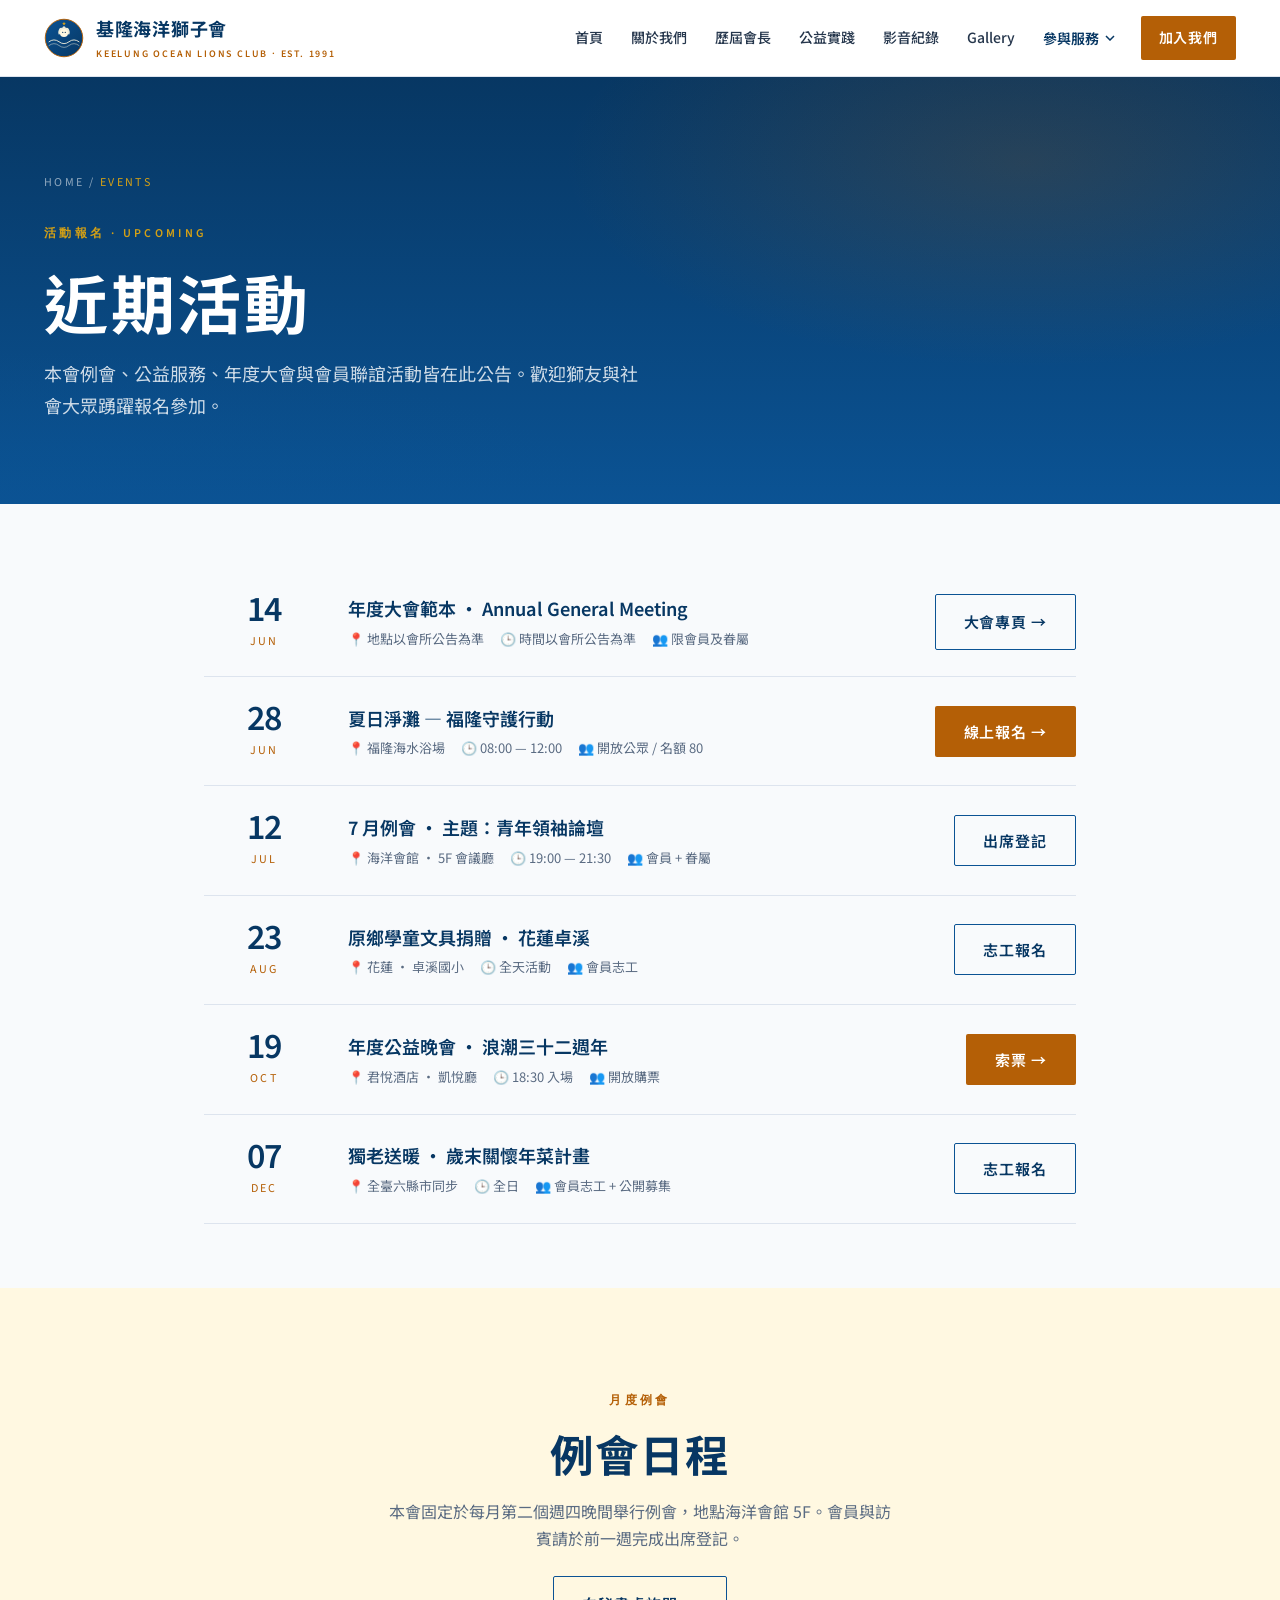
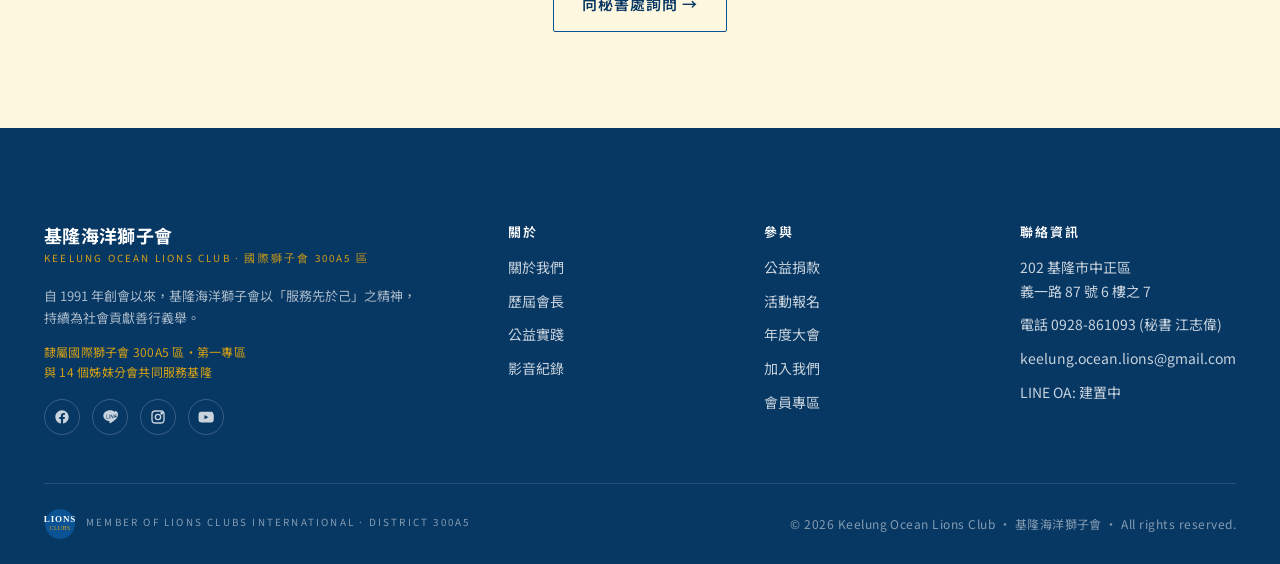
<file: register.html>
<!doctype html>
<html lang="zh-Hant">
<head>
<meta charset="utf-8">
<meta name="viewport" content="width=device-width, initial-scale=1.0">
<title>活動報名 · 基隆海洋獅子會 Keelung Ocean Lions Club</title>
<meta name="description" content="基隆海洋獅子會年度活動報名 — 例會、淨灘、義賣園遊會、年度公益晚會等公益服務活動。">
<link rel="canonical" href="https://keelung-ocean-lions.netlify.app/register.html">
<meta property="og:type" content="website">
<meta property="og:site_name" content="基隆海洋獅子會">
<meta property="og:locale" content="zh_TW">
<meta property="og:title" content="活動報名 · 基隆海洋獅子會 Keelung Ocean Lions Club">
<meta property="og:description" content="基隆海洋獅子會年度活動報名 — 例會、淨灘、義賣園遊會、年度公益晚會等公益服務活動。">
<meta property="og:url" content="https://keelung-ocean-lions.netlify.app/register.html">
<meta property="og:image" content="https://keelung-ocean-lions.netlify.app/assets/photos/keelung-ocean.jpg">
<meta name="twitter:card" content="summary_large_image">
<meta name="twitter:title" content="活動報名 · 基隆海洋獅子會 Keelung Ocean Lions Club">
<meta name="twitter:description" content="基隆海洋獅子會年度活動報名 — 例會、淨灘、義賣園遊會、年度公益晚會等公益服務活動。">
<meta name="twitter:image" content="https://keelung-ocean-lions.netlify.app/assets/photos/keelung-ocean.jpg">
<link rel="preconnect" href="https://fonts.googleapis.com">
<link rel="preconnect" href="https://fonts.gstatic.com" crossorigin>
<link href="https://fonts.googleapis.com/css2?family=Noto+Sans+TC:wght@300;400;500;600;700&family=Noto+Serif+TC:wght@500;700&family=Source+Sans+3:wght@400;500;600;700&display=swap" rel="stylesheet">
<link rel="stylesheet" href="assets/styles.css">
<style>
.event-row {
  display: grid;
  grid-template-columns: 120px 1fr auto;
  gap: var(--s-5);
  padding: var(--s-5) 0;
  border-bottom: 1px solid var(--line);
  align-items: center;
}
.event-row:hover .event-title { color: var(--lion-gold); }
.event-date {
  font-family: var(--font-en);
  text-align: center;
}
.event-date__day {
  font-size: 36px;
  font-weight: 600;
  color: var(--sea-ink);
  line-height: 1;
  letter-spacing: -0.02em;
}
.event-date__mo {
  display: block;
  font-size: 12px;
  letter-spacing: 0.18em;
  color: var(--lion-gold);
  text-transform: uppercase;
  margin-top: 4px;
}
.event-title {
  font-size: 18px;
  font-weight: 600;
  color: var(--sea-ink);
  margin-bottom: 4px;
  transition: color .2s;
}
.event-meta { font-size: 13px; color: var(--ink-500); display: flex; gap: 16px; flex-wrap: wrap; }
.event-meta span { display: inline-flex; align-items: center; gap: 4px; }
@media (max-width: 640px) {
  .event-row { grid-template-columns: 80px 1fr; }
  .event-row > .btn { grid-column: 1 / -1; justify-self: start; }
  .event-date__day { font-size: 28px; }
}
</style>
</head>
<body data-page="register">

<div id="site-nav"></div>

<section class="page-hero">
  <div class="container page-hero__inner">
    <div class="breadcrumb"><a href="index.html">HOME</a> / <span>EVENTS</span></div>
    <span class="eyebrow on-dark">活動報名 · UPCOMING</span>
    <h1>近期活動</h1>
    <p class="lede">本會例會、公益服務、年度大會與會員聯誼活動皆在此公告。歡迎獅友與社會大眾踴躍報名參加。</p>
  </div>
</section>

<section class="section section--tight">
  <div class="container" style="max-width: 920px;">

    <div class="event-row">
      <div class="event-date"><div class="event-date__day">14</div><span class="event-date__mo">JUN</span></div>
      <div>
        <div class="event-title">年度大會範本 · Annual General Meeting</div>
        <div class="event-meta"><span>📍 地點以會所公告為準</span><span>🕒 時間以會所公告為準</span><span>👥 限會員及眷屬</span></div>
      </div>
      <a href="agm.html" class="btn btn--outline-ocean">大會專頁 →</a>
    </div>

    <div class="event-row">
      <div class="event-date"><div class="event-date__day">28</div><span class="event-date__mo">JUN</span></div>
      <div>
        <div class="event-title">夏日淨灘 — 福隆守護行動</div>
        <div class="event-meta"><span>📍 福隆海水浴場</span><span>🕒 08:00 — 12:00</span><span>👥 開放公眾 / 名額 80</span></div>
      </div>
      <button class="btn btn--gold" onclick="openSignup('夏日淨灘')">線上報名 →</button>
    </div>

    <div class="event-row">
      <div class="event-date"><div class="event-date__day">12</div><span class="event-date__mo">JUL</span></div>
      <div>
        <div class="event-title">7 月例會 · 主題：青年領袖論壇</div>
        <div class="event-meta"><span>📍 海洋會館 · 5F 會議廳</span><span>🕒 19:00 — 21:30</span><span>👥 會員 + 眷屬</span></div>
      </div>
      <button class="btn btn--outline-ocean" onclick="openSignup('7 月例會')">出席登記</button>
    </div>

    <div class="event-row">
      <div class="event-date"><div class="event-date__day">23</div><span class="event-date__mo">AUG</span></div>
      <div>
        <div class="event-title">原鄉學童文具捐贈 · 花蓮卓溪</div>
        <div class="event-meta"><span>📍 花蓮 · 卓溪國小</span><span>🕒 全天活動</span><span>👥 會員志工</span></div>
      </div>
      <button class="btn btn--outline-ocean" onclick="openSignup('原鄉學童文具捐贈')">志工報名</button>
    </div>

    <div class="event-row">
      <div class="event-date"><div class="event-date__day">19</div><span class="event-date__mo">OCT</span></div>
      <div>
        <div class="event-title">年度公益晚會 · 浪潮三十二週年</div>
        <div class="event-meta"><span>📍 君悅酒店 · 凱悅廳</span><span>🕒 18:30 入場</span><span>👥 開放購票</span></div>
      </div>
      <button class="btn btn--gold" onclick="openSignup('公益晚會')">索票 →</button>
    </div>

    <div class="event-row">
      <div class="event-date"><div class="event-date__day">07</div><span class="event-date__mo">DEC</span></div>
      <div>
        <div class="event-title">獨老送暖 · 歲末關懷年菜計畫</div>
        <div class="event-meta"><span>📍 全臺六縣市同步</span><span>🕒 全日</span><span>👥 會員志工 + 公開募集</span></div>
      </div>
      <button class="btn btn--outline-ocean" onclick="openSignup('歲末關懷')">志工報名</button>
    </div>

  </div>
</section>

<!-- Signup modal -->
<div id="signupModal" class="lb-overlay" role="dialog" aria-modal="true" aria-labelledby="signupTitle">
  <div class="lb-overlay__inner" style="max-width: 560px; background: white; padding: var(--s-7); color: var(--ink-900);">
    <button class="lb-overlay__close" onclick="closeSignup()" aria-label="關閉">×</button>
    <span class="eyebrow">活動報名</span>
    <h2 id="signupTitle" style="margin-top: var(--s-2);">活動</h2>
    <form onsubmit="event.preventDefault(); closeSignup(); alert('報名已送出！本會將於 1–2 日內透過 Email 寄出確認信。');" style="margin-top: var(--s-5);">
      <div class="field"><label>姓名</label><input type="text" required></div>
      <div class="field"><label>Email</label><input type="email" required></div>
      <div class="field"><label>聯絡電話</label><input type="tel" required></div>
      <div class="field"><label>同行人數</label><input type="number" min="1" max="10" value="1"></div>
      <div class="field"><label>備註 (飲食 / 接送)</label><textarea></textarea></div>
      <button type="submit" class="btn btn--gold" style="width:100%; justify-content:center;">送出報名 →</button>
    </form>
  </div>
</div>

<section class="section section--sand">
  <div class="container text-center" style="max-width: 720px;">
    <span class="eyebrow">月度例會</span>
    <h2>例會日程</h2>
    <p class="section-title__sub">本會固定於每月第二個週四晚間舉行例會，地點海洋會館 5F。會員與訪賓請於前一週完成出席登記。</p>
    <a href="contact.html" class="btn btn--outline-ocean mt-5">向秘書處詢問 →</a>
  </div>
</section>

<div id="site-footer"></div>
<script src="assets/chrome.js"></script>
<script>
function openSignup(title){
  document.getElementById('signupTitle').textContent = title;
  document.getElementById('signupModal').classList.add('is-open');
  document.body.style.overflow = 'hidden';
}
function closeSignup(){
  document.getElementById('signupModal').classList.remove('is-open');
  document.body.style.overflow = '';
}
document.getElementById('signupModal').addEventListener('click', e => {
  if (e.target.id === 'signupModal') closeSignup();
});
document.addEventListener('keydown', e => { if (e.key === 'Escape') closeSignup(); });
</script>
</body>
</html>
</file>
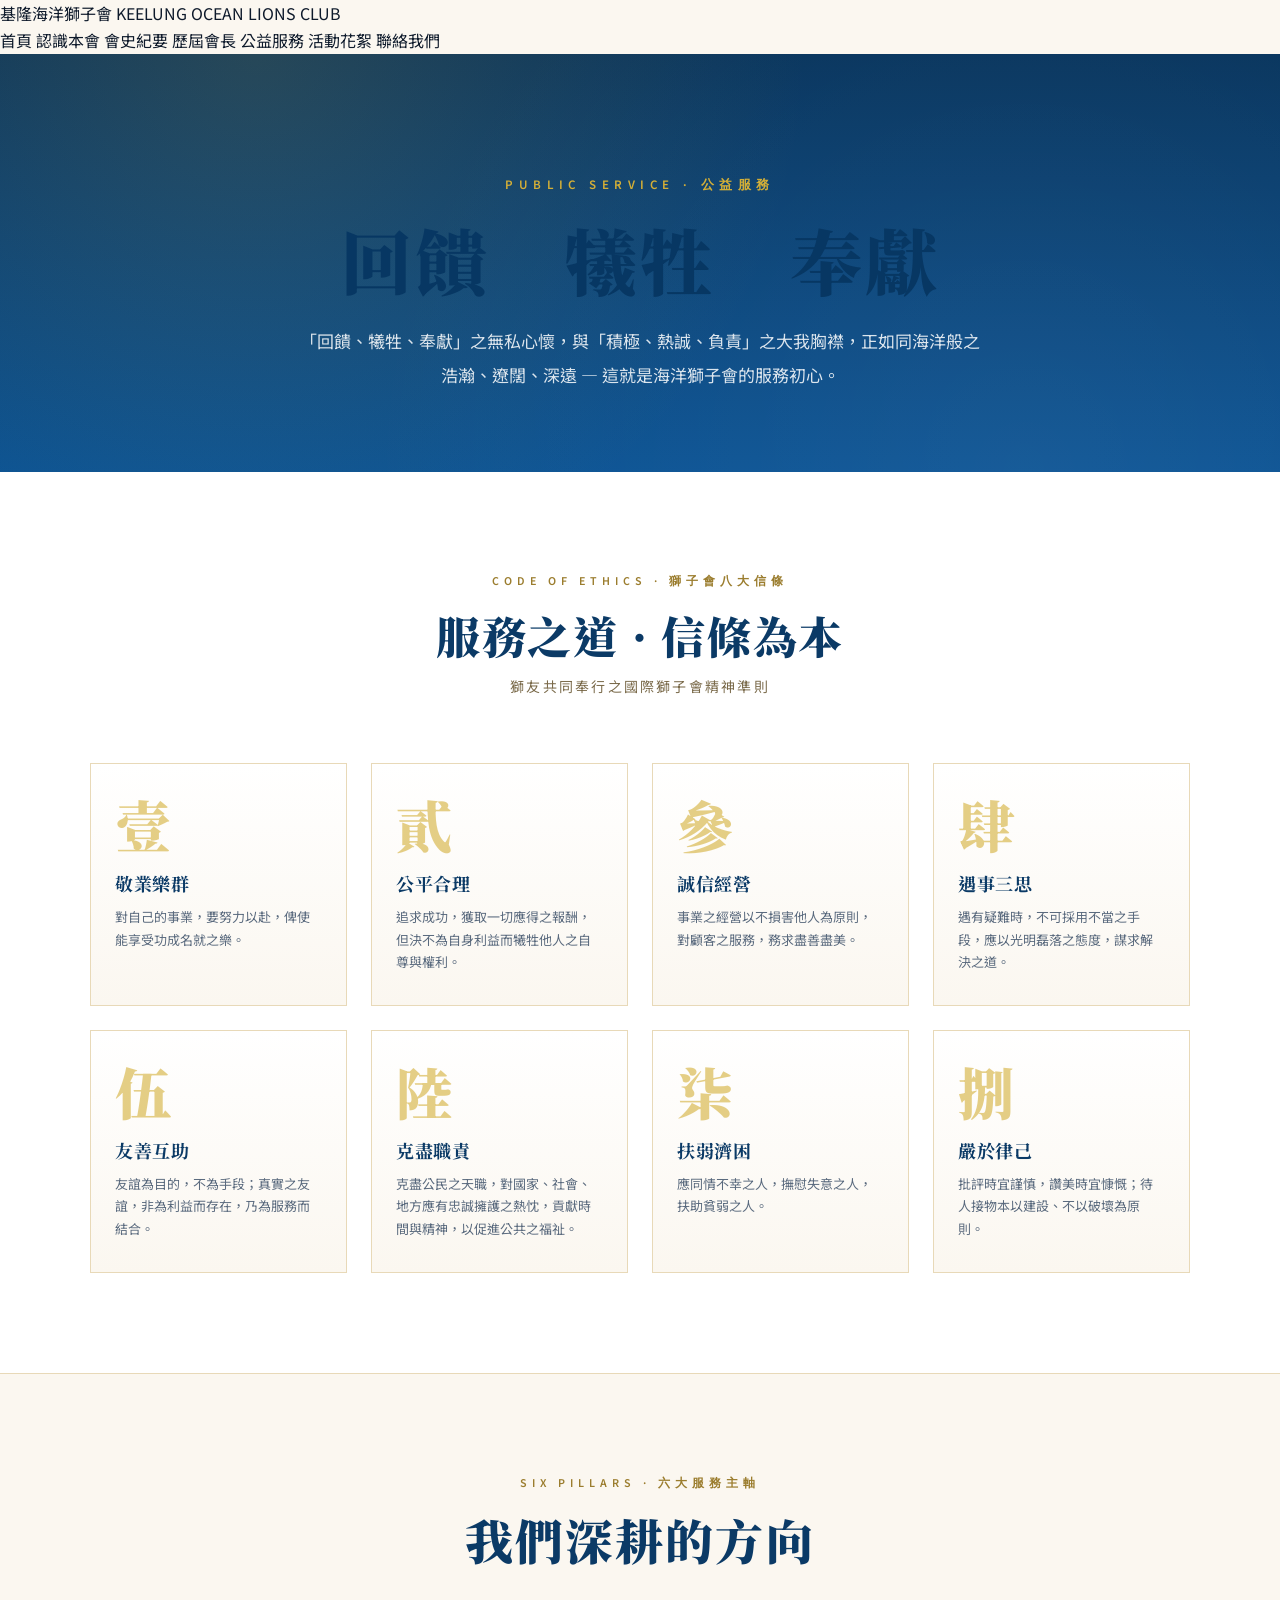
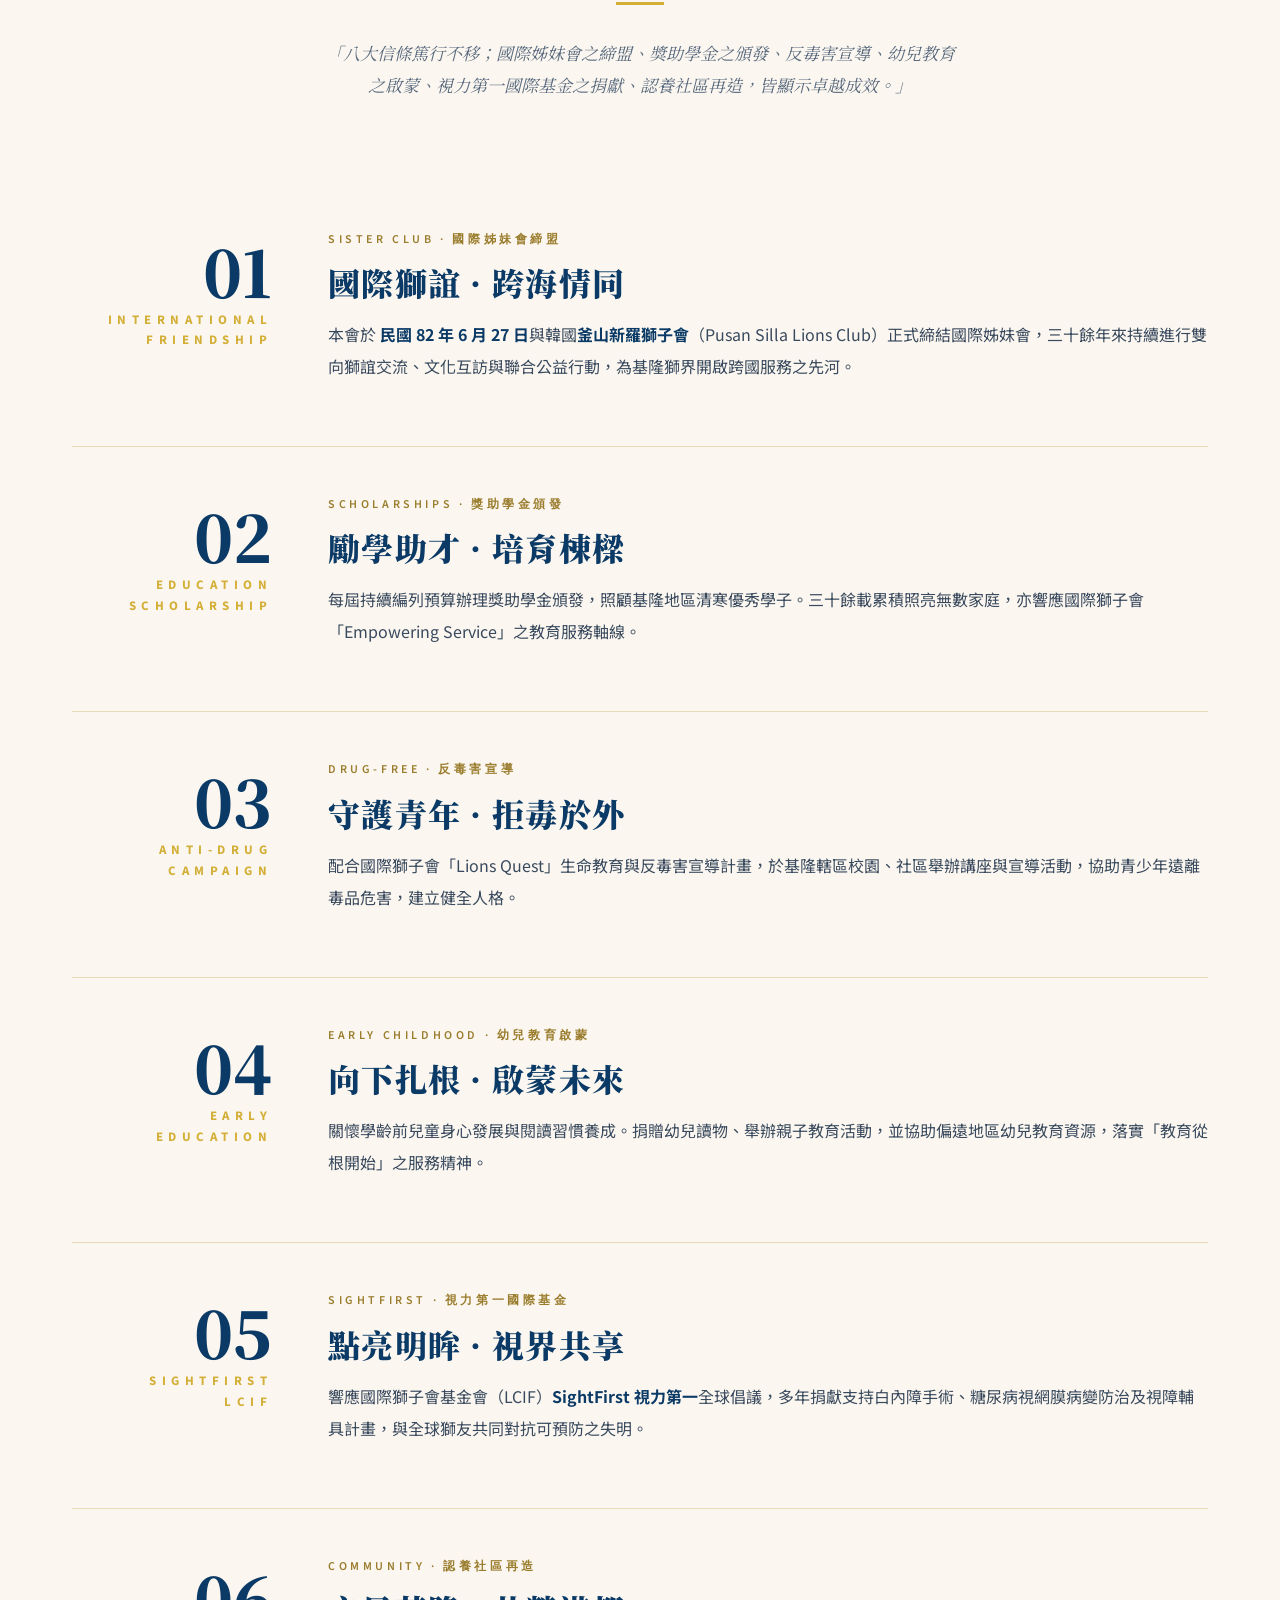
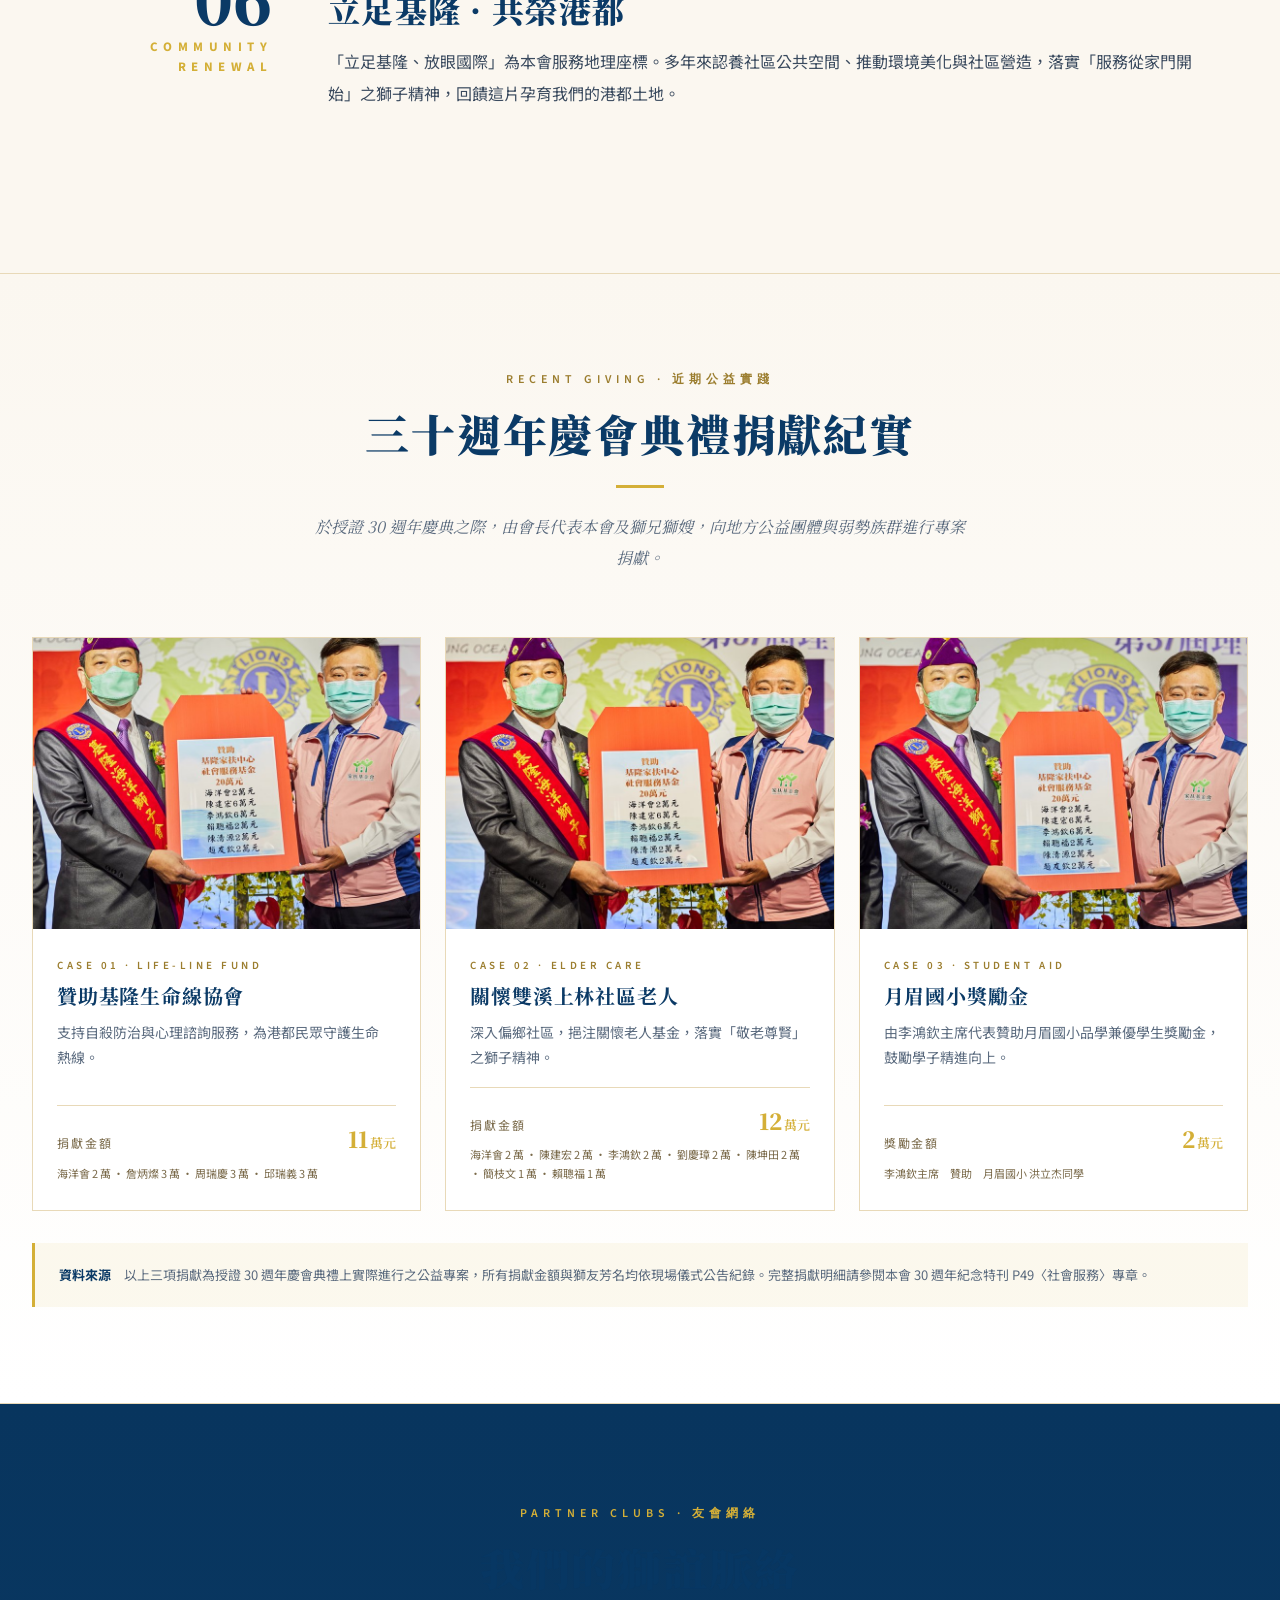
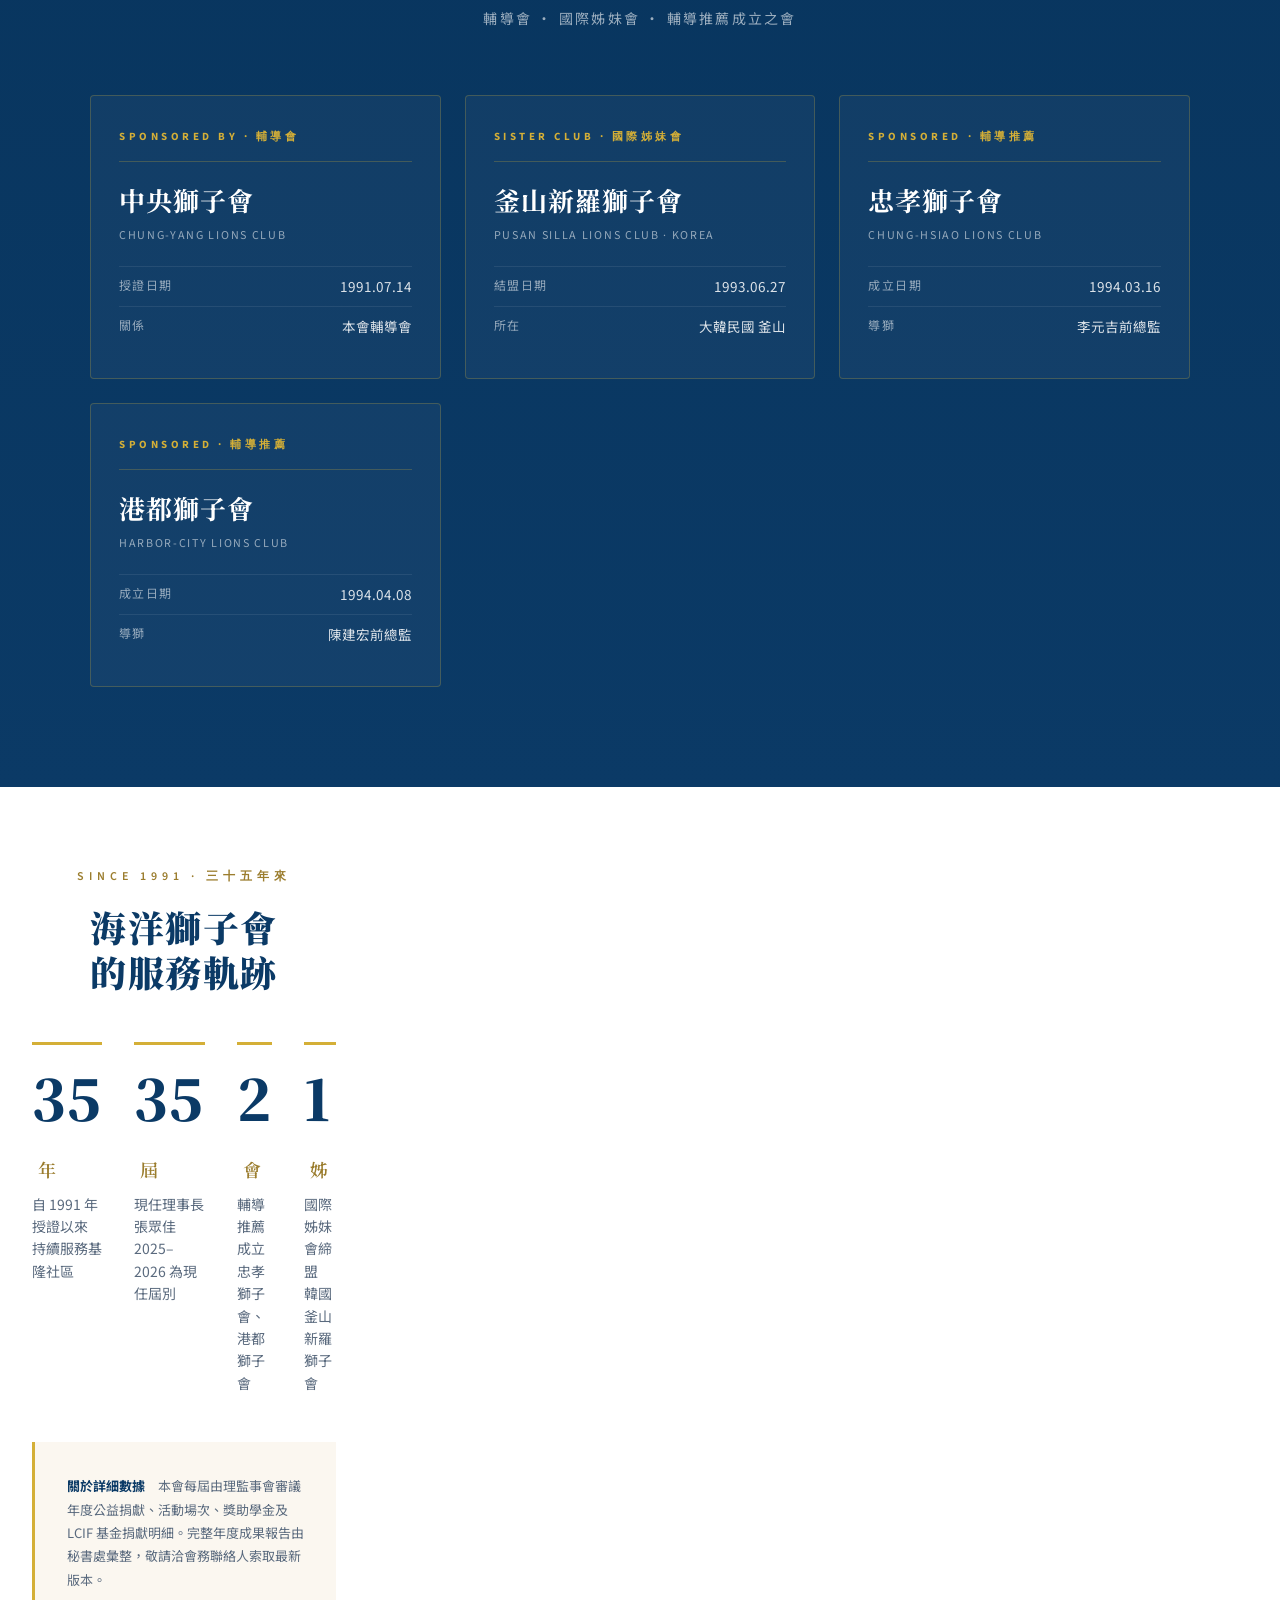
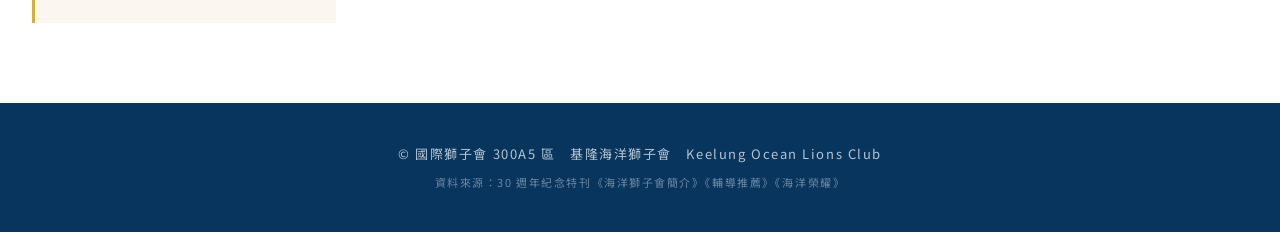
<file: service.html>
<!DOCTYPE html>
<html lang="zh-Hant">
<head>
<meta charset="UTF-8">
<meta name="viewport" content="width=device-width, initial-scale=1.0">
<title>公益服務 · 基隆海洋獅子會</title>
<meta name="description" content="基隆海洋獅子會公益實踐 — 弱勢關懷、獎助學金、淨灘與海洋保育、社區服務等年度公益項目紀實。">
<link rel="canonical" href="https://keelung-ocean-lions.netlify.app/service.html">
<meta property="og:type" content="website">
<meta property="og:site_name" content="基隆海洋獅子會">
<meta property="og:locale" content="zh_TW">
<meta property="og:title" content="公益服務 · 基隆海洋獅子會">
<meta property="og:description" content="基隆海洋獅子會公益實踐 — 弱勢關懷、獎助學金、淨灘與海洋保育、社區服務等年度公益項目紀實。">
<meta property="og:url" content="https://keelung-ocean-lions.netlify.app/service.html">
<meta property="og:image" content="https://keelung-ocean-lions.netlify.app/assets/photos/keelung-ocean.jpg">
<meta name="twitter:card" content="summary_large_image">
<meta name="twitter:title" content="公益服務 · 基隆海洋獅子會">
<meta name="twitter:description" content="基隆海洋獅子會公益實踐 — 弱勢關懷、獎助學金、淨灘與海洋保育、社區服務等年度公益項目紀實。">
<meta name="twitter:image" content="https://keelung-ocean-lions.netlify.app/assets/photos/keelung-ocean.jpg">
<link rel="preconnect" href="https://fonts.googleapis.com">
<link rel="preconnect" href="https://fonts.gstatic.com" crossorigin>
<link href="https://fonts.googleapis.com/css2?family=Noto+Sans+TC:wght@300;400;500;600;700;900&family=Noto+Serif+TC:wght@500;600;700;900&family=Source+Sans+3:wght@300;400;500;600;700&display=swap" rel="stylesheet">
<link rel="stylesheet" href="assets/styles.css">
<style>
  body { background:#fbf7f0; }

  /* Hero */
  .svc-hero {
    background: linear-gradient(180deg, #08355e 0%, #0b5394 100%);
    color:#fff; padding: 120px 32px 80px; text-align:center; position:relative; overflow:hidden;
  }
  .svc-hero::before{
    content:""; position:absolute; inset:0;
    background:
      radial-gradient(circle at 20% 0%, rgba(212,175,55,.15), transparent 50%),
      radial-gradient(circle at 80% 100%, rgba(255,255,255,.05), transparent 60%);
  }
  .svc-hero__inner { position:relative; max-width: 900px; margin: 0 auto; }
  .svc-hero__kicker { font-family: var(--font-en); font-size: 13px; letter-spacing: .42em; color:#d4af37; font-weight:600; margin-bottom: 24px; }
  .svc-hero h1 { font-family: var(--font-serif); font-size: clamp(48px, 6vw, 72px); font-weight:900; margin: 0 0 24px; letter-spacing: .04em; line-height: 1.1; }
  .svc-hero p { font-size: 17px; line-height: 2; color: rgba(255,255,255,.85); max-width: 680px; margin: 0 auto; }

  /* Creed band */
  .creed { background:#fff; padding: 100px 32px; border-bottom: 1px solid #e8d9b8; }
  .creed__inner { max-width: 1100px; margin: 0 auto; }
  .creed__head { text-align:center; margin-bottom: 64px; }
  .creed__kicker { font-family: var(--font-en); font-size: 12px; letter-spacing: .42em; color: #9b7d2e; font-weight:600; margin-bottom: 16px; }
  .creed__title { font-family: var(--font-serif); font-size: 44px; font-weight:900; color:#0b3a66; margin:0; letter-spacing: .04em; }
  .creed__sub { color:#7a6a4a; margin-top:12px; font-size: 14px; letter-spacing: .16em; }

  .creed__grid {
    display: grid; grid-template-columns: repeat(4, 1fr); gap: 24px;
  }
  @media(max-width:980px){ .creed__grid { grid-template-columns: repeat(2,1fr); } }
  @media(max-width:560px){ .creed__grid { grid-template-columns: 1fr; } }

  .c-card {
    border: 1px solid #e8d9b8; padding: 32px 24px;
    background: linear-gradient(180deg, #fff 0%, #fbf7f0 100%);
    position: relative; transition: all .3s ease;
  }
  .c-card:hover { border-color:#d4af37; transform: translateY(-3px); box-shadow: 0 16px 32px -16px rgba(8,53,94,.2); }
  .c-card__num {
    font-family: var(--font-serif); font-size: 56px; font-weight:900;
    color: #d4af37; line-height:1; opacity:.6; margin-bottom: 16px;
  }
  .c-card__t {
    font-family: var(--font-serif); font-size: 18px; font-weight:700; color:#0b3a66; margin-bottom: 8px; letter-spacing: .04em;
  }
  .c-card__d {
    font-size: 13px; color:#5a6a7e; line-height: 1.7;
  }

  /* Pillars - editorial */
  .pillars { padding: 100px 32px; max-width: 1200px; margin: 0 auto; }
  .pillars__head { text-align:center; margin-bottom: 80px; }
  .pillars__kicker { font-family: var(--font-en); font-size:12px; letter-spacing: .42em; color:#9b7d2e; font-weight:600; margin-bottom: 16px; }
  .pillars__title { font-family: var(--font-serif); font-size: 48px; font-weight:900; color:#0b3a66; margin:0 0 12px; letter-spacing:.04em; }
  .pillars__quote {
    font-family: var(--font-serif); font-size: 17px; color:#5a6a7e; max-width: 640px; margin: 16px auto 0;
    line-height: 1.9; font-style: italic;
  }
  .pillars__rule { width: 48px; height: 3px; background: #d4af37; margin: 32px auto; }

  .pillar {
    display: grid; grid-template-columns: 200px 1fr; gap: 56px;
    padding: 48px 0; border-bottom: 1px solid #e8d9b8; align-items: start;
  }
  .pillar:last-child { border-bottom: none; }
  @media(max-width:760px){ .pillar { grid-template-columns: 1fr; gap: 24px; } }

  .pillar__lead {
    font-family: var(--font-en); font-size: 13px; letter-spacing: .42em; color: #d4af37; font-weight:700;
    text-align: right; padding-top: 8px; line-height: 1.6;
  }
  @media(max-width:760px){ .pillar__lead { text-align: left; } }
  .pillar__lead-num {
    display: block; font-family: var(--font-serif); font-size: 64px; color: #0b3a66; font-weight:900;
    line-height: 1; margin-bottom: 8px; letter-spacing: 0;
  }

  .pillar__t {
    font-family: var(--font-serif); font-size: 32px; font-weight:900; color:#0b3a66;
    margin: 0 0 16px; letter-spacing: .04em;
  }
  .pillar__zh-en { font-family: var(--font-en); font-size: 12px; letter-spacing: .3em; color:#9b7d2e; font-weight:600; margin-bottom: 12px; text-transform: uppercase; }
  .pillar__d {
    font-size: 16px; line-height: 2; color:#3a4a5e;
  }
  .pillar__d strong { color: #0b3a66; font-weight: 700; }

  /* Sister & sponsored clubs */
  .clubs {
    background: linear-gradient(180deg, #08355e 0%, #0b3a66 100%);
    color:#fff; padding: 100px 32px;
  }
  .clubs__inner { max-width: 1100px; margin: 0 auto; }
  .clubs__head { text-align:center; margin-bottom: 64px; }
  .clubs__kicker { font-family: var(--font-en); font-size:12px; letter-spacing: .42em; color:#d4af37; font-weight:600; margin-bottom: 16px; }
  .clubs__title { font-family: var(--font-serif); font-size: 44px; font-weight:900; margin:0; letter-spacing: .04em; }
  .clubs__sub { color: rgba(255,255,255,.6); margin-top:12px; font-size: 14px; letter-spacing: .16em; }

  .clubs__grid {
    display: grid; grid-template-columns: 1fr 1fr 1fr; gap: 24px;
  }
  @media(max-width:880px){ .clubs__grid { grid-template-columns: 1fr; } }

  .club-card {
    background: rgba(255,255,255,.04); border: 1px solid rgba(212,175,55,.25);
    padding: 32px 28px; border-radius: 4px; position: relative;
    transition: all .3s ease;
  }
  .club-card:hover { background: rgba(255,255,255,.08); border-color: #d4af37; transform: translateY(-3px); }
  .club-card__type {
    font-family: var(--font-en); font-size: 11px; letter-spacing: .32em; color:#d4af37; font-weight:700;
    margin-bottom: 16px; padding-bottom: 14px; border-bottom: 1px solid rgba(212,175,55,.25);
  }
  .club-card__name {
    font-family: var(--font-serif); font-size: 26px; font-weight:700; color:#fff; margin-bottom: 4px; letter-spacing: .04em;
  }
  .club-card__name-en {
    font-family: var(--font-en); font-size: 12px; color: rgba(255,255,255,.55); letter-spacing: .14em; margin-bottom: 20px;
  }
  .club-card__row {
    display: flex; justify-content: space-between; padding: 8px 0;
    font-size: 13.5px; color: rgba(255,255,255,.85);
    border-top: 1px solid rgba(255,255,255,.08);
  }
  .club-card__row span:first-child { color: rgba(255,255,255,.55); letter-spacing: .12em; font-size: 12px; }

  /* Stats */
  .stats { padding: 80px 32px; background:#fff; }
  .stats__inner { max-width: 1100px; margin: 0 auto; text-align: center; }
  .stats__kicker { font-family: var(--font-en); font-size: 12px; letter-spacing: .42em; color:#9b7d2e; font-weight:600; margin-bottom: 16px; }
  .stats__title { font-family: var(--font-serif); font-size: 36px; font-weight:900; color:#0b3a66; margin:0 0 48px; letter-spacing:.04em; }
  .stats__grid {
    display: grid; grid-template-columns: repeat(4, 1fr); gap: 32px;
  }
  @media(max-width:880px){ .stats__grid { grid-template-columns: repeat(2,1fr); gap: 24px; } }
  .stat {
    border-top: 3px solid #d4af37; padding-top: 24px;
    text-align: left;
  }
  .stat__num {
    font-family: var(--font-serif); font-size: 56px; font-weight:900; color:#0b3a66; line-height: 1; letter-spacing: .02em;
  }
  .stat__num small { font-size: 18px; color: #9b7d2e; margin-left: 6px; font-weight: 600; }
  .stat__lbl { font-size: 14px; color: #5a6a7e; margin-top: 12px; line-height: 1.6; }

  /* Note */
  .note {
    max-width: 800px; margin: 0 auto; padding: 32px;
    background: #fbf7f0; border-left: 3px solid #d4af37;
    color:#5a6a7e; font-size: 13px; line-height: 1.8; text-align: left;
    margin-top: 48px;
  }
  .note strong { color: #0b3a66; }
</style>
</head>
<body>

<nav class="site-nav">
  <div class="site-nav__inner">
    <a href="index.html" class="site-nav__brand">
      <span class="site-nav__brand-zh">基隆海洋獅子會</span>
      <span class="site-nav__brand-en">KEELUNG OCEAN LIONS CLUB</span>
    </a>
    <div class="site-nav__links">
      <a href="index.html">首頁</a>
      <a href="about.html">認識本會</a>
      <a href="history.html">會史紀要</a>
      <a href="presidents.html">歷屆會長</a>
      <a href="service.html" class="active">公益服務</a>
      <a href="gallery.html">活動花絮</a>
      <a href="contact.html">聯絡我們</a>
    </div>
  </div>
</nav>

<!-- HERO -->
<header class="svc-hero">
  <div class="svc-hero__inner">
    <div class="svc-hero__kicker">PUBLIC SERVICE · 公益服務</div>
    <h1>回饋　犧牲　奉獻</h1>
    <p>「回饋、犧牲、奉獻」之無私心懷，與「積極、熱誠、負責」之大我胸襟，正如同海洋般之浩瀚、遼闊、深遠 — 這就是海洋獅子會的服務初心。</p>
  </div>
</header>

<!-- 八大信條 -->
<section class="creed">
  <div class="creed__inner">
    <div class="creed__head">
      <div class="creed__kicker">CODE OF ETHICS · 獅子會八大信條</div>
      <h2 class="creed__title">服務之道 · 信條為本</h2>
      <div class="creed__sub">獅友共同奉行之國際獅子會精神準則</div>
    </div>

    <div class="creed__grid">
      <div class="c-card">
        <div class="c-card__num">壹</div>
        <div class="c-card__t">敬業樂群</div>
        <div class="c-card__d">對自己的事業，要努力以赴，俾使能享受功成名就之樂。</div>
      </div>
      <div class="c-card">
        <div class="c-card__num">貳</div>
        <div class="c-card__t">公平合理</div>
        <div class="c-card__d">追求成功，獲取一切應得之報酬，但決不為自身利益而犧牲他人之自尊與權利。</div>
      </div>
      <div class="c-card">
        <div class="c-card__num">參</div>
        <div class="c-card__t">誠信經營</div>
        <div class="c-card__d">事業之經營以不損害他人為原則，對顧客之服務，務求盡善盡美。</div>
      </div>
      <div class="c-card">
        <div class="c-card__num">肆</div>
        <div class="c-card__t">遇事三思</div>
        <div class="c-card__d">遇有疑難時，不可採用不當之手段，應以光明磊落之態度，謀求解決之道。</div>
      </div>
      <div class="c-card">
        <div class="c-card__num">伍</div>
        <div class="c-card__t">友善互助</div>
        <div class="c-card__d">友誼為目的，不為手段；真實之友誼，非為利益而存在，乃為服務而結合。</div>
      </div>
      <div class="c-card">
        <div class="c-card__num">陸</div>
        <div class="c-card__t">克盡職責</div>
        <div class="c-card__d">克盡公民之天職，對國家、社會、地方應有忠誠擁護之熱忱，貢獻時間與精神，以促進公共之福祉。</div>
      </div>
      <div class="c-card">
        <div class="c-card__num">柒</div>
        <div class="c-card__t">扶弱濟困</div>
        <div class="c-card__d">應同情不幸之人，撫慰失意之人，扶助貧弱之人。</div>
      </div>
      <div class="c-card">
        <div class="c-card__num">捌</div>
        <div class="c-card__t">嚴於律己</div>
        <div class="c-card__d">批評時宜謹慎，讚美時宜慷慨；待人接物本以建設、不以破壞為原則。</div>
      </div>
    </div>
  </div>
</section>

<!-- 六大服務主軸 -->
<section class="pillars">
  <div class="pillars__head">
    <div class="pillars__kicker">SIX PILLARS · 六大服務主軸</div>
    <h2 class="pillars__title">我們深耕的方向</h2>
    <div class="pillars__rule"></div>
    <p class="pillars__quote">「八大信條篤行不移；國際姊妹會之締盟、獎助學金之頒發、反毒害宣導、幼兒教育之啟蒙、視力第一國際基金之捐獻、認養社區再造，皆顯示卓越成效。」</p>
  </div>

  <div class="pillar">
    <div class="pillar__lead">
      <span class="pillar__lead-num">01</span>
      INTERNATIONAL<br>FRIENDSHIP
    </div>
    <div>
      <div class="pillar__zh-en">SISTER CLUB · 國際姊妹會締盟</div>
      <h3 class="pillar__t">國際獅誼 · 跨海情同</h3>
      <p class="pillar__d">本會於 <strong>民國 82 年 6 月 27 日</strong>與韓國<strong>釜山新羅獅子會</strong>（Pusan Silla Lions Club）正式締結國際姊妹會，三十餘年來持續進行雙向獅誼交流、文化互訪與聯合公益行動，為基隆獅界開啟跨國服務之先河。</p>
    </div>
  </div>

  <div class="pillar">
    <div class="pillar__lead">
      <span class="pillar__lead-num">02</span>
      EDUCATION<br>SCHOLARSHIP
    </div>
    <div>
      <div class="pillar__zh-en">SCHOLARSHIPS · 獎助學金頒發</div>
      <h3 class="pillar__t">勵學助才 · 培育棟樑</h3>
      <p class="pillar__d">每屆持續編列預算辦理獎助學金頒發，照顧基隆地區清寒優秀學子。三十餘載累積照亮無數家庭，亦響應國際獅子會「Empowering Service」之教育服務軸線。</p>
    </div>
  </div>

  <div class="pillar">
    <div class="pillar__lead">
      <span class="pillar__lead-num">03</span>
      ANTI-DRUG<br>CAMPAIGN
    </div>
    <div>
      <div class="pillar__zh-en">DRUG-FREE · 反毒害宣導</div>
      <h3 class="pillar__t">守護青年 · 拒毒於外</h3>
      <p class="pillar__d">配合國際獅子會「Lions Quest」生命教育與反毒害宣導計畫，於基隆轄區校園、社區舉辦講座與宣導活動，協助青少年遠離毒品危害，建立健全人格。</p>
    </div>
  </div>

  <div class="pillar">
    <div class="pillar__lead">
      <span class="pillar__lead-num">04</span>
      EARLY<br>EDUCATION
    </div>
    <div>
      <div class="pillar__zh-en">EARLY CHILDHOOD · 幼兒教育啟蒙</div>
      <h3 class="pillar__t">向下扎根 · 啟蒙未來</h3>
      <p class="pillar__d">關懷學齡前兒童身心發展與閱讀習慣養成。捐贈幼兒讀物、舉辦親子教育活動，並協助偏遠地區幼兒教育資源，落實「教育從根開始」之服務精神。</p>
    </div>
  </div>

  <div class="pillar">
    <div class="pillar__lead">
      <span class="pillar__lead-num">05</span>
      SIGHTFIRST<br>LCIF
    </div>
    <div>
      <div class="pillar__zh-en">SIGHTFIRST · 視力第一國際基金</div>
      <h3 class="pillar__t">點亮明眸 · 視界共享</h3>
      <p class="pillar__d">響應國際獅子會基金會（LCIF）<strong>SightFirst 視力第一</strong>全球倡議，多年捐獻支持白內障手術、糖尿病視網膜病變防治及視障輔具計畫，與全球獅友共同對抗可預防之失明。</p>
    </div>
  </div>

  <div class="pillar">
    <div class="pillar__lead">
      <span class="pillar__lead-num">06</span>
      COMMUNITY<br>RENEWAL
    </div>
    <div>
      <div class="pillar__zh-en">COMMUNITY · 認養社區再造</div>
      <h3 class="pillar__t">立足基隆 · 共榮港都</h3>
      <p class="pillar__d">「立足基隆、放眼國際」為本會服務地理座標。多年來認養社區公共空間、推動環境美化與社區營造，落實「服務從家門開始」之獅子精神，回饋這片孕育我們的港都土地。</p>
    </div>
  </div>
</section>

<!-- Recent Service Highlights (照片資料：30 週年慶 P49 社會服務) -->
<section style="background:linear-gradient(180deg,#fbf7f0 0%, #fff 100%); padding:96px 32px; border-top:1px solid #e8d9b8; border-bottom:1px solid #e8d9b8;">
  <div style="max-width:1280px; margin:0 auto;">
    <div style="text-align:center; margin-bottom:64px;">
      <div style="font-family:var(--font-en); font-size:12px; letter-spacing:.42em; color:#9b7d2e; font-weight:600; margin-bottom:16px;">RECENT GIVING · 近期公益實踐</div>
      <h2 style="font-family:var(--font-serif); font-size:44px; font-weight:900; color:#0b3a66; margin:0 0 12px; letter-spacing:.04em;">三十週年慶會典禮捐獻紀實</h2>
      <div style="width:48px; height:3px; background:#d4af37; margin:24px auto;"></div>
      <p style="font-family:var(--font-serif); font-size:16px; color:#5a6a7e; max-width:680px; margin:0 auto; line-height:1.9; font-style:italic;">於授證 30 週年慶典之際，由會長代表本會及獅兄獅嫂，向地方公益團體與弱勢族群進行專案捐獻。</p>
    </div>

    <div style="display:grid; grid-template-columns:repeat(3,1fr); gap:24px;">

      <article style="background:#fff; border:1px solid #e8d9b8; overflow:hidden; display:flex; flex-direction:column;">
        <div style="aspect-ratio:4/3; background:#08355e; overflow:hidden;">
          <img src="assets/photos/service-4.jpg" alt="贊助基隆生命線協會社會服務基金" style="width:100%; height:100%; object-fit:cover; display:block;">
        </div>
        <div style="padding:28px 24px; flex:1; display:flex; flex-direction:column;">
          <div style="font-family:var(--font-en); font-size:11px; letter-spacing:.32em; color:#9b7d2e; font-weight:600; margin-bottom:8px;">CASE 01 · LIFE-LINE FUND</div>
          <h3 style="font-family:var(--font-serif); font-size:20px; font-weight:700; color:#0b3a66; margin:0 0 12px; letter-spacing:.04em;">贊助基隆生命線協會</h3>
          <p style="font-size:14px; color:#5a6a7e; line-height:1.8; margin:0 0 16px; flex:1;">支持自殺防治與心理諮詢服務，為港都民眾守護生命熱線。</p>
          <div style="border-top:1px solid #e8d9b8; padding-top:14px;">
            <div style="display:flex; justify-content:space-between; align-items:baseline; margin-bottom:6px;">
              <span style="font-size:12px; color:#7a6a4a; letter-spacing:.16em;">捐獻金額</span>
              <span style="font-family:var(--font-serif); font-size:22px; font-weight:900; color:#d4af37;">11<small style="font-size:13px; font-weight:600; margin-left:2px;">萬元</small></span>
            </div>
            <div style="font-size:11px; color:#7a6a4a; line-height:1.7;">海洋會 2 萬 · 詹炳燦 3 萬 · 周瑞慶 3 萬 · 邱瑞義 3 萬</div>
          </div>
        </div>
      </article>

      <article style="background:#fff; border:1px solid #e8d9b8; overflow:hidden; display:flex; flex-direction:column;">
        <div style="aspect-ratio:4/3; background:#08355e; overflow:hidden;">
          <img src="assets/photos/service-5.jpg" alt="贊助雙溪區上林社區關懷老人基金" style="width:100%; height:100%; object-fit:cover; display:block;">
        </div>
        <div style="padding:28px 24px; flex:1; display:flex; flex-direction:column;">
          <div style="font-family:var(--font-en); font-size:11px; letter-spacing:.32em; color:#9b7d2e; font-weight:600; margin-bottom:8px;">CASE 02 · ELDER CARE</div>
          <h3 style="font-family:var(--font-serif); font-size:20px; font-weight:700; color:#0b3a66; margin:0 0 12px; letter-spacing:.04em;">關懷雙溪上林社區老人</h3>
          <p style="font-size:14px; color:#5a6a7e; line-height:1.8; margin:0 0 16px; flex:1;">深入偏鄉社區，挹注關懷老人基金，落實「敬老尊賢」之獅子精神。</p>
          <div style="border-top:1px solid #e8d9b8; padding-top:14px;">
            <div style="display:flex; justify-content:space-between; align-items:baseline; margin-bottom:6px;">
              <span style="font-size:12px; color:#7a6a4a; letter-spacing:.16em;">捐獻金額</span>
              <span style="font-family:var(--font-serif); font-size:22px; font-weight:900; color:#d4af37;">12<small style="font-size:13px; font-weight:600; margin-left:2px;">萬元</small></span>
            </div>
            <div style="font-size:11px; color:#7a6a4a; line-height:1.7;">海洋會 2 萬 · 陳建宏 2 萬 · 李鴻欽 2 萬 · 劉慶璋 2 萬 · 陳坤田 2 萬 · 簡枝文 1 萬 · 賴聰福 1 萬</div>
          </div>
        </div>
      </article>

      <article style="background:#fff; border:1px solid #e8d9b8; overflow:hidden; display:flex; flex-direction:column;">
        <div style="aspect-ratio:4/3; background:#08355e; overflow:hidden;">
          <img src="assets/photos/service-6.jpg" alt="月眉國小獎勵金" style="width:100%; height:100%; object-fit:cover; display:block;">
        </div>
        <div style="padding:28px 24px; flex:1; display:flex; flex-direction:column;">
          <div style="font-family:var(--font-en); font-size:11px; letter-spacing:.32em; color:#9b7d2e; font-weight:600; margin-bottom:8px;">CASE 03 · STUDENT AID</div>
          <h3 style="font-family:var(--font-serif); font-size:20px; font-weight:700; color:#0b3a66; margin:0 0 12px; letter-spacing:.04em;">月眉國小獎勵金</h3>
          <p style="font-size:14px; color:#5a6a7e; line-height:1.8; margin:0 0 16px; flex:1;">由李鴻欽主席代表贊助月眉國小品學兼優學生獎勵金，鼓勵學子精進向上。</p>
          <div style="border-top:1px solid #e8d9b8; padding-top:14px;">
            <div style="display:flex; justify-content:space-between; align-items:baseline; margin-bottom:6px;">
              <span style="font-size:12px; color:#7a6a4a; letter-spacing:.16em;">獎勵金額</span>
              <span style="font-family:var(--font-serif); font-size:22px; font-weight:900; color:#d4af37;">2<small style="font-size:13px; font-weight:600; margin-left:2px;">萬元</small></span>
            </div>
            <div style="font-size:11px; color:#7a6a4a; line-height:1.7;">李鴻欽主席　贊助　月眉國小 洪立杰同學</div>
          </div>
        </div>
      </article>

    </div>

    <div style="margin-top:32px; padding:20px 24px; background:rgba(212,175,55,.08); border-left:3px solid #d4af37; font-size:13px; color:#5a6a7e; line-height:1.8;">
      <strong style="color:#0b3a66;">資料來源</strong>　以上三項捐獻為授證 30 週年慶會典禮上實際進行之公益專案，所有捐獻金額與獅友芳名均依現場儀式公告紀錄。完整捐獻明細請參閱本會 30 週年紀念特刊 P49〈社會服務〉專章。
    </div>
  </div>
</section>

<style>
  @media(max-width:980px){
    section[style*="RECENT GIVING"] > div > div:nth-child(2) { grid-template-columns: 1fr 1fr !important; }
  }
  @media(max-width:680px){
    section[style*="RECENT GIVING"] > div > div:nth-child(2) { grid-template-columns: 1fr !important; }
  }
</style>

<!-- Sister & Sponsored Clubs -->
<section class="clubs">
  <div class="clubs__inner">
    <div class="clubs__head">
      <div class="clubs__kicker">PARTNER CLUBS · 友會網絡</div>
      <h2 class="clubs__title">我們的獅誼脈絡</h2>
      <div class="clubs__sub">輔導會 · 國際姊妹會 · 輔導推薦成立之會</div>
    </div>

    <div class="clubs__grid">
      <div class="club-card">
        <div class="club-card__type">SPONSORED BY · 輔導會</div>
        <div class="club-card__name">中央獅子會</div>
        <div class="club-card__name-en">CHUNG-YANG LIONS CLUB</div>
        <div class="club-card__row"><span>授證日期</span><span>1991.07.14</span></div>
        <div class="club-card__row"><span>關係</span><span>本會輔導會</span></div>
      </div>

      <div class="club-card">
        <div class="club-card__type">SISTER CLUB · 國際姊妹會</div>
        <div class="club-card__name">釜山新羅獅子會</div>
        <div class="club-card__name-en">PUSAN SILLA LIONS CLUB · KOREA</div>
        <div class="club-card__row"><span>結盟日期</span><span>1993.06.27</span></div>
        <div class="club-card__row"><span>所在</span><span>大韓民國 釜山</span></div>
      </div>

      <div class="club-card">
        <div class="club-card__type">SPONSORED · 輔導推薦</div>
        <div class="club-card__name">忠孝獅子會</div>
        <div class="club-card__name-en">CHUNG-HSIAO LIONS CLUB</div>
        <div class="club-card__row"><span>成立日期</span><span>1994.03.16</span></div>
        <div class="club-card__row"><span>導獅</span><span>李元吉前總監</span></div>
      </div>

      <div class="club-card">
        <div class="club-card__type">SPONSORED · 輔導推薦</div>
        <div class="club-card__name">港都獅子會</div>
        <div class="club-card__name-en">HARBOR-CITY LIONS CLUB</div>
        <div class="club-card__row"><span>成立日期</span><span>1994.04.08</span></div>
        <div class="club-card__row"><span>導獅</span><span>陳建宏前總監</span></div>
      </div>
    </div>
  </div>
</section>

<!-- Verifiable stats -->
<section class="stats">
  <div class="stats__inner">
    <div class="stats__kicker">SINCE 1991 · 三十五年來</div>
    <h2 class="stats__title">海洋獅子會的服務軌跡</h2>

    <div class="stats__grid">
      <div class="stat">
        <div class="stat__num">35<small>年</small></div>
        <div class="stat__lbl">自 1991 年授證以來<br>持續服務基隆社區</div>
      </div>
      <div class="stat">
        <div class="stat__num">35<small>屆</small></div>
        <div class="stat__lbl">現任理事長張眾佳<br>2025–2026 為現任屆別</div>
      </div>
      <div class="stat">
        <div class="stat__num">2<small>會</small></div>
        <div class="stat__lbl">輔導推薦成立<br>忠孝獅子會、港都獅子會</div>
      </div>
      <div class="stat">
        <div class="stat__num">1<small>姊</small></div>
        <div class="stat__lbl">國際姊妹會締盟<br>韓國釜山新羅獅子會</div>
      </div>
    </div>

    <div class="note">
      <strong>關於詳細數據</strong>　本會每屆由理監事會審議年度公益捐獻、活動場次、獎助學金及 LCIF 基金捐獻明細。完整年度成果報告由秘書處彙整，敬請洽會務聯絡人索取最新版本。
    </div>
  </div>
</section>

<footer style="background:#08355e; color:rgba(255,255,255,.7); padding: 40px 32px; text-align:center; font-size:13px; letter-spacing: .12em;">
  © 國際獅子會 300A5 區　基隆海洋獅子會　Keelung Ocean Lions Club
  <div style="margin-top:8px; font-size:11px; color:rgba(255,255,255,.4);">資料來源：30 週年紀念特刊《海洋獅子會簡介》《輔導推薦》《海洋榮耀》</div>
</footer>

</body>
</html>
</file>
<file: assets/styles.css>
/* ================================================================
   基隆海洋獅子會 Keelung Ocean Lions Club — Design Tokens & Shared Styles
   ================================================================ */

:root {
  /* Brand palette */
  --ocean-deep: #0B5394;
  --ocean-deep-2: #0a4a85;
  --lion-gold: #B45F06;
  --lion-gold-2: #d57a18;
  --lion-gold-soft: #d4a015;
  --sea-ink: #073763;
  --sea-ink-2: #052a4f;
  --wave-white: #F8FAFC;
  --sand-gold: #FFF8E1;
  --sand-gold-2: #fbeec0;

  /* Neutrals */
  --ink-900: #0e1a2b;
  --ink-700: #25364c;
  --ink-500: #5a6b82;
  --ink-300: #98a4b6;
  --ink-100: #e3e8f0;
  --line: #dde4ee;

  /* Semantic */
  --bg: var(--wave-white);
  --bg-alt: #ffffff;
  --bg-deep: var(--sea-ink);
  --text: var(--ink-900);
  --text-soft: var(--ink-500);

  /* Type */
  --font-zh: "Noto Sans TC", "Microsoft JhengHei", "PingFang TC", system-ui, sans-serif;
  --font-en: "Source Sans 3", "Inter", "Source Sans Pro", system-ui, sans-serif;
  --font-serif: "Noto Serif TC", "Songti TC", serif;

  /* Spacing scale */
  --s-1: 4px;
  --s-2: 8px;
  --s-3: 12px;
  --s-4: 16px;
  --s-5: 24px;
  --s-6: 32px;
  --s-7: 48px;
  --s-8: 64px;
  --s-9: 96px;
  --s-10: 128px;

  /* Layout */
  --container: 1240px;
  --radius: 4px;
  --radius-lg: 8px;

  /* Motion */
  --ease: cubic-bezier(.2, .7, .2, 1);
}

* { box-sizing: border-box; }

html { scroll-behavior: smooth; }

body {
  margin: 0;
  font-family: var(--font-zh);
  font-size: 16px;
  line-height: 1.7;
  color: var(--text);
  background: var(--bg);
  -webkit-font-smoothing: antialiased;
  text-rendering: optimizeLegibility;
}

img { max-width: 100%; display: block; }

a { color: inherit; text-decoration: none; }

::selection { background: var(--lion-gold); color: white; }

/* ===== Type ===== */

h1, h2, h3, h4, h5 {
  font-family: var(--font-zh);
  font-weight: 700;
  line-height: 1.25;
  letter-spacing: 0.02em;
  color: var(--sea-ink);
  margin: 0 0 var(--s-4);
  text-wrap: balance;
}

h1 { font-size: clamp(36px, 5vw, 64px); letter-spacing: 0.04em; }
h2 { font-size: clamp(28px, 3.4vw, 44px); }
h3 { font-size: clamp(20px, 2vw, 26px); }
h4 { font-size: 18px; }

p { margin: 0 0 1em; text-wrap: pretty; }

.eyebrow {
  font-family: var(--font-en);
  font-size: 12px;
  font-weight: 600;
  letter-spacing: 0.28em;
  text-transform: uppercase;
  color: var(--lion-gold);
  margin: 0 0 var(--s-4);
  display: inline-block;
}

.eyebrow.on-dark { color: var(--lion-gold-soft); }

.lede {
  font-size: 18px;
  line-height: 1.8;
  color: var(--ink-700);
  max-width: 60ch;
}

/* Decorative gold rule under section titles */
.gold-rule {
  display: inline-block;
  width: 56px;
  height: 2px;
  background: var(--lion-gold);
  margin: 0 0 var(--s-4);
}

/* ===== Layout ===== */

.container {
  max-width: var(--container);
  margin: 0 auto;
  padding: 0 var(--s-5);
}

.section {
  padding: var(--s-9) 0;
}

.section--tight { padding: var(--s-8) 0; }

.section--dark {
  background: var(--sea-ink);
  color: var(--wave-white);
}
.section--dark h1, .section--dark h2, .section--dark h3 { color: white; }
.section--dark .lede { color: rgba(255,255,255,0.85); }

.section--sand {
  background: var(--sand-gold);
}

.section--ocean {
  background: linear-gradient(180deg, var(--ocean-deep) 0%, var(--sea-ink) 100%);
  color: white;
}
.section--ocean h1, .section--ocean h2 { color: white; }

/* ===== Top Nav ===== */

.nav {
  position: sticky;
  top: 0;
  z-index: 100;
  background: rgba(255,255,255,0.92);
  backdrop-filter: saturate(180%) blur(14px);
  -webkit-backdrop-filter: saturate(180%) blur(14px);
  border-bottom: 1px solid var(--line);
}

.nav__inner {
  max-width: var(--container);
  margin: 0 auto;
  padding: 0 var(--s-5);
  display: flex;
  align-items: center;
  gap: var(--s-6);
  height: 76px;
}

.nav__brand {
  display: flex;
  align-items: center;
  gap: 12px;
  font-weight: 700;
  font-size: 18px;
  color: var(--sea-ink);
  letter-spacing: 0.04em;
  white-space: nowrap;
}

.nav__brand-mark {
  width: 40px;
  height: 40px;
  flex-shrink: 0;
}

.nav__brand small {
  display: block;
  font-family: var(--font-en);
  font-size: 10px;
  letter-spacing: 0.18em;
  font-weight: 600;
  color: var(--lion-gold);
  text-transform: uppercase;
  margin-top: 2px;
}

.nav__menu {
  display: flex;
  gap: var(--s-5);
  margin-left: auto;
  align-items: center;
}

.nav__link {
  font-size: 14px;
  font-weight: 500;
  color: var(--ink-700);
  padding: 8px 2px;
  position: relative;
  transition: color .25s var(--ease);
}

.nav__link::after {
  content: "";
  position: absolute;
  left: 0;
  right: 0;
  bottom: 0;
  height: 2px;
  background: var(--lion-gold);
  transform: scaleX(0);
  transform-origin: center;
  transition: transform .35s var(--ease);
}

.nav__link:hover { color: var(--sea-ink); }
.nav__link:hover::after { transform: scaleX(1); }

.nav__link--active {
  color: var(--sea-ink);
  font-weight: 600;
}
.nav__link--active::after { transform: scaleX(1); }

.nav__cta {
  background: var(--lion-gold);
  color: white;
  padding: 10px 18px;
  border-radius: 2px;
  font-size: 14px;
  font-weight: 600;
  letter-spacing: 0.06em;
  transition: background .2s var(--ease), transform .2s var(--ease);
}
.nav__cta:hover { background: var(--lion-gold-2); transform: translateY(-1px); }

/* ===== Buttons ===== */

.btn {
  display: inline-flex;
  align-items: center;
  gap: 10px;
  padding: 14px 28px;
  font-family: var(--font-zh);
  font-weight: 600;
  font-size: 15px;
  letter-spacing: 0.06em;
  border-radius: 2px;
  border: 1px solid transparent;
  cursor: pointer;
  transition: all .25s var(--ease);
  white-space: nowrap;
}

.btn--gold {
  background: var(--lion-gold);
  color: white;
}
.btn--gold:hover {
  background: var(--lion-gold-2);
  transform: translateY(-2px);
  box-shadow: 0 10px 24px -8px rgba(180,95,6,0.5);
}

.btn--outline-white {
  background: transparent;
  color: white;
  border-color: rgba(255,255,255,0.5);
}
.btn--outline-white:hover {
  background: rgba(255,255,255,0.12);
  border-color: white;
}

.btn--outline-ocean {
  background: transparent;
  color: var(--sea-ink);
  border-color: var(--ocean-deep);
}
.btn--outline-ocean:hover {
  background: var(--ocean-deep);
  color: white;
}

.btn--ghost {
  background: transparent;
  color: var(--ocean-deep);
  padding: 10px 0;
}
.btn--ghost:hover { color: var(--lion-gold); }

.btn .arrow {
  transition: transform .25s var(--ease);
}
.btn:hover .arrow { transform: translateX(4px); }

/* ===== Footer ===== */

.footer {
  background: var(--sea-ink);
  color: rgba(255,255,255,0.78);
  padding: var(--s-9) 0 var(--s-5);
  font-size: 14px;
}

.footer a { color: rgba(255,255,255,0.78); transition: color .2s; }
.footer a:hover { color: var(--lion-gold-soft); }

.footer__grid {
  display: grid;
  grid-template-columns: 2fr 1fr 1fr 1fr;
  gap: var(--s-7);
  padding-bottom: var(--s-7);
  border-bottom: 1px solid rgba(255,255,255,0.12);
}

.footer__brand h4 {
  color: white;
  font-size: 18px;
  margin-bottom: 4px;
}
.footer__brand p { color: rgba(255,255,255,0.65); font-size: 13px; line-height: 1.7; }

.footer__col h5 {
  color: white;
  font-size: 13px;
  letter-spacing: 0.16em;
  text-transform: uppercase;
  font-weight: 600;
  margin-bottom: var(--s-4);
}

.footer__col ul { list-style: none; padding: 0; margin: 0; display: grid; gap: 10px; }

.footer__bottom {
  display: flex;
  justify-content: space-between;
  align-items: center;
  padding-top: var(--s-5);
  font-size: 12px;
  color: rgba(255,255,255,0.5);
  letter-spacing: 0.04em;
}

.footer__lions {
  display: inline-flex;
  align-items: center;
  gap: 10px;
  font-family: var(--font-en);
  font-size: 11px;
  letter-spacing: 0.2em;
  text-transform: uppercase;
}

.footer__lions-mark {
  width: 32px; height: 32px;
}

.footer__socials {
  display: flex;
  gap: 12px;
  margin-top: var(--s-4);
}
.footer__socials a {
  width: 36px; height: 36px;
  border: 1px solid rgba(255,255,255,0.2);
  border-radius: 50%;
  display: grid; place-items: center;
  transition: all .25s var(--ease);
}
.footer__socials a:hover {
  background: var(--lion-gold);
  border-color: var(--lion-gold);
  color: white;
}

/* ===== Cards ===== */

.card {
  background: var(--bg-alt);
  border: 1px solid var(--line);
  border-radius: var(--radius);
  overflow: hidden;
  transition: transform .35s var(--ease), box-shadow .35s var(--ease), border-color .35s var(--ease);
  position: relative;
}

.card:hover {
  transform: translateY(-4px);
  box-shadow: 0 22px 48px -22px rgba(7,55,99,0.28);
  border-color: rgba(180,95,6,0.4);
}

.card::after {
  content: "";
  position: absolute;
  left: 0; bottom: 0;
  height: 3px; width: 0;
  background: var(--lion-gold);
  transition: width .4s var(--ease);
}
.card:hover::after { width: 100%; }

/* ===== Stats strip ===== */

.stats {
  display: grid;
  grid-template-columns: repeat(4, 1fr);
}

.stats__item {
  padding: var(--s-7) var(--s-5);
  text-align: center;
  border-right: 1px solid rgba(255,255,255,0.12);
}
.stats__item:last-child { border-right: none; }

.stats__num {
  font-family: var(--font-en);
  font-size: clamp(40px, 5vw, 64px);
  font-weight: 600;
  color: var(--lion-gold-soft);
  line-height: 1;
  letter-spacing: -0.02em;
  display: block;
  margin-bottom: 8px;
}
.stats__label {
  font-size: 13px;
  letter-spacing: 0.16em;
  color: rgba(255,255,255,0.7);
  text-transform: uppercase;
  font-family: var(--font-en);
}
.stats__zh {
  display: block;
  font-family: var(--font-zh);
  font-size: 14px;
  color: rgba(255,255,255,0.92);
  letter-spacing: 0.1em;
  margin-top: 4px;
}

/* ===== Wave dividers ===== */

.wave-divider {
  display: block;
  width: 100%;
  height: 60px;
}
.wave-divider svg { width: 100%; height: 100%; display: block; }

/* ===== Page Hero (sub-pages) ===== */

.page-hero {
  background: linear-gradient(180deg, var(--sea-ink) 0%, var(--ocean-deep) 100%);
  color: white;
  padding: var(--s-9) 0 var(--s-8);
  position: relative;
  overflow: hidden;
}

.page-hero::before {
  content: "";
  position: absolute;
  inset: 0;
  background:
    radial-gradient(ellipse 60% 80% at 80% 20%, rgba(180,95,6,0.18), transparent 60%),
    radial-gradient(ellipse 80% 60% at 0% 100%, rgba(11,83,148,0.4), transparent 60%);
  pointer-events: none;
}

.page-hero__inner { position: relative; }

.page-hero h1 { color: white; }
.page-hero .lede { color: rgba(255,255,255,0.8); margin-top: var(--s-4); }

.breadcrumb {
  font-family: var(--font-en);
  font-size: 12px;
  letter-spacing: 0.2em;
  color: rgba(255,255,255,0.55);
  text-transform: uppercase;
  margin-bottom: var(--s-5);
}
.breadcrumb a { color: rgba(255,255,255,0.55); }
.breadcrumb a:hover { color: var(--lion-gold-soft); }
.breadcrumb span { color: var(--lion-gold-soft); }

/* ===== Forms ===== */

.field {
  display: block;
  margin-bottom: var(--s-5);
}

.field label {
  display: block;
  font-size: 13px;
  letter-spacing: 0.06em;
  color: var(--ink-700);
  margin-bottom: 8px;
  font-weight: 600;
}

.field input,
.field textarea,
.field select {
  width: 100%;
  padding: 14px 16px;
  border: 1px solid var(--line);
  background: white;
  font-family: var(--font-zh);
  font-size: 15px;
  color: var(--ink-900);
  border-radius: var(--radius);
  transition: border-color .2s, box-shadow .2s;
}

.field input:focus,
.field textarea:focus,
.field select:focus {
  outline: none;
  border-color: var(--ocean-deep);
  box-shadow: 0 0 0 3px rgba(11,83,148,0.12);
}

.field textarea { min-height: 120px; resize: vertical; }

/* ===== Utility ===== */
.text-center { text-align: center; }
.flex { display: flex; }
.gap-3 { gap: var(--s-3); }
.gap-4 { gap: var(--s-4); }
.gap-5 { gap: var(--s-5); }
.mt-5 { margin-top: var(--s-5); }
.mt-6 { margin-top: var(--s-6); }
.mt-7 { margin-top: var(--s-7); }
.mb-7 { margin-bottom: var(--s-7); }

/* ===== Section title block ===== */
.section-title {
  text-align: center;
  margin-bottom: var(--s-8);
}
.section-title .eyebrow { display: block; }
.section-title h2 { display: inline-block; }
.section-title__sub {
  color: var(--ink-500);
  font-size: 16px;
  max-width: 56ch;
  margin: var(--s-3) auto 0;
}

/* ===== Responsive ===== */

/* ===== Skip-link for keyboard a11y ===== */
.skip-link {
  position: absolute;
  left: -9999px;
  top: 0;
  background: var(--sea-ink);
  color: white;
  padding: 12px 20px;
  z-index: 1000;
  font-size: 14px;
  letter-spacing: 0.06em;
}
.skip-link:focus { left: 0; outline: 2px solid var(--lion-gold-soft); }

/* ===== Visible focus rings ===== */
:focus-visible {
  outline: 2px solid var(--lion-gold);
  outline-offset: 3px;
  border-radius: 2px;
}
.nav__link:focus-visible,
.nav__cta:focus-visible,
.btn:focus-visible {
  outline-offset: 4px;
}

/* ===== Mobile nav burger ===== */
.nav__toggle {
  display: none;
  width: 44px; height: 44px;
  margin-left: auto;
  background: transparent;
  border: 1px solid var(--line);
  border-radius: 4px;
  cursor: pointer;
  position: relative;
  padding: 0;
}
.nav__toggle span {
  display: block;
  width: 20px;
  height: 1.5px;
  background: var(--sea-ink);
  margin: 4px auto;
  transition: transform .25s var(--ease), opacity .25s var(--ease);
}
.nav__toggle.is-x span:nth-child(1) { transform: translateY(5.5px) rotate(45deg); }
.nav__toggle.is-x span:nth-child(2) { opacity: 0; }
.nav__toggle.is-x span:nth-child(3) { transform: translateY(-5.5px) rotate(-45deg); }

/* ===== Nav dropdown ===== */
.nav-drop { position: relative; }
.nav-drop__trigger {
  background: transparent;
  border: none;
  font-family: var(--font-zh);
  cursor: pointer;
  display: inline-flex; align-items: center; gap: 6px;
}
.nav-drop__panel {
  position: absolute;
  top: calc(100% + 8px);
  right: 0;
  min-width: 180px;
  background: white;
  border: 1px solid var(--line);
  border-top: 2px solid var(--lion-gold);
  box-shadow: 0 16px 40px -12px rgba(7,55,99,0.22);
  padding: 8px;
  display: none;
  flex-direction: column;
  z-index: 50;
}
.nav-drop.is-open .nav-drop__panel { display: flex; }
.nav-drop__link {
  display: block;
  padding: 10px 14px;
  font-size: 14px;
  color: var(--ink-700);
  border-radius: 2px;
  transition: background .2s, color .2s;
}
.nav-drop__link:hover { background: var(--sand-gold); color: var(--sea-ink); }
.nav-drop__link--active { color: var(--sea-ink); font-weight: 600; }
.nav-drop.is-active > .nav-drop__trigger { color: var(--sea-ink); font-weight: 600; }
.nav-drop.is-active > .nav-drop__trigger::after {
  content: "";
  position: absolute;
  left: 0; right: 0; bottom: 0;
  height: 2px; background: var(--lion-gold);
}

/* ===== Animated wave background ===== */
.wave-bg {
  position: absolute;
  inset: auto 0 0 0;
  height: 140px;
  pointer-events: none;
  overflow: hidden;
  z-index: 0;
}
.wave-bg svg {
  position: absolute;
  bottom: 0;
  left: 0;
  width: 200%;
  height: 100%;
  animation: waveDrift 18s linear infinite;
}
.wave-bg svg:nth-child(2) {
  animation-duration: 26s;
  animation-direction: reverse;
  opacity: 0.5;
}
.wave-bg svg:nth-child(3) {
  animation-duration: 38s;
  opacity: 0.3;
}
@keyframes waveDrift {
  from { transform: translateX(0); }
  to   { transform: translateX(-50%); }
}
@media (prefers-reduced-motion: reduce) {
  .wave-bg svg { animation: none; }
}

/* ===== Lightbox refinements ===== */
.lb-overlay {
  position: fixed; inset: 0;
  background: rgba(7,55,99,0.92);
  backdrop-filter: blur(8px);
  z-index: 200;
  display: none;
  align-items: center; justify-content: center;
  padding: var(--s-5);
  animation: lbFade .25s var(--ease);
}
.lb-overlay.is-open { display: flex; }
@keyframes lbFade {
  from { opacity: 0; }
  to   { opacity: 1; }
}
.lb-overlay__inner {
  max-width: min(1100px, 100%);
  max-height: 90vh;
  position: relative;
}
.lb-overlay img,
.lb-overlay .lb-frame {
  max-width: 100%;
  max-height: 80vh;
  border: 1px solid rgba(255,255,255,0.15);
  background: #0a1628;
}
.lb-overlay__caption {
  color: rgba(255,255,255,0.85);
  font-size: 14px;
  text-align: center;
  margin-top: var(--s-4);
  letter-spacing: 0.04em;
}
.lb-overlay__close {
  position: absolute;
  top: -50px; right: 0;
  width: 40px; height: 40px;
  background: transparent;
  border: 1px solid rgba(255,255,255,0.4);
  color: white;
  border-radius: 50%;
  cursor: pointer;
  font-size: 18px;
  display: grid; place-items: center;
}
.lb-overlay__close:hover { background: var(--lion-gold); border-color: var(--lion-gold); }
.lb-overlay__nav {
  position: absolute;
  top: 50%;
  transform: translateY(-50%);
  width: 56px; height: 56px;
  background: rgba(255,255,255,0.1);
  border: 1px solid rgba(255,255,255,0.3);
  color: white;
  cursor: pointer;
  border-radius: 50%;
  display: grid; place-items: center;
  transition: background .2s;
}
.lb-overlay__nav:hover { background: var(--lion-gold); border-color: var(--lion-gold); }
.lb-overlay__nav--prev { left: -80px; }
.lb-overlay__nav--next { right: -80px; }

/* ===== Page section transitions (subtle reveal) ===== */
.reveal {
  opacity: 0;
  transform: translateY(20px);
  transition: opacity .8s var(--ease), transform .8s var(--ease);
}
.reveal.is-in {
  opacity: 1;
  transform: none;
}

/* ===== Generic table for AGM, donations etc ===== */
.tbl {
  width: 100%;
  border-collapse: collapse;
  font-size: 15px;
}
.tbl th, .tbl td {
  padding: 14px 16px;
  text-align: left;
  border-bottom: 1px solid var(--line);
}
.tbl th {
  font-weight: 600;
  color: var(--sea-ink);
  font-size: 13px;
  letter-spacing: 0.1em;
  text-transform: uppercase;
  background: var(--sand-gold);
}
.tbl tbody tr:hover { background: var(--wave-white); }

/* ===== Badge / pill ===== */
.pill {
  display: inline-flex;
  align-items: center;
  gap: 6px;
  padding: 4px 12px;
  background: var(--sand-gold);
  color: var(--lion-gold);
  font-size: 12px;
  font-weight: 600;
  letter-spacing: 0.08em;
  border-radius: 100px;
  border: 1px solid rgba(180,95,6,0.2);
}
.pill--ocean {
  background: rgba(11,83,148,0.08);
  color: var(--ocean-deep);
  border-color: rgba(11,83,148,0.2);
}
.pill--gold {
  background: var(--lion-gold);
  color: white;
  border-color: var(--lion-gold);
}

/* ===== Donation/AGM hero blocks ===== */
.action-grid {
  display: grid;
  grid-template-columns: repeat(auto-fit, minmax(260px, 1fr));
  gap: var(--s-5);
}
.action-card {
  padding: var(--s-6);
  background: white;
  border: 1px solid var(--line);
  border-top: 3px solid var(--lion-gold);
  text-align: left;
}
.action-card h3 {
  margin-bottom: var(--s-3);
}
.action-card .price {
  font-family: var(--font-en);
  font-size: 36px;
  font-weight: 600;
  color: var(--lion-gold);
  letter-spacing: -0.02em;
  margin-bottom: var(--s-2);
}
.action-card ul { padding-left: 18px; margin: var(--s-3) 0 var(--s-5); color: var(--ink-700); }
.action-card ul li { margin-bottom: 6px; font-size: 14px; }

/* ===== Members area lock screen ===== */
.lock-shell {
  max-width: 460px;
  margin: 0 auto;
  background: white;
  border: 1px solid var(--line);
  padding: var(--s-7) var(--s-6);
  text-align: center;
}
.lock-shell .lock-icon {
  width: 56px; height: 56px;
  margin: 0 auto var(--s-4);
  display: grid; place-items: center;
  background: var(--sand-gold);
  border-radius: 50%;
  color: var(--lion-gold);
}

/* ===== Responsive ===== */

@media (max-width: 960px) {
  .footer__grid { grid-template-columns: 1fr 1fr; }
  .stats { grid-template-columns: repeat(2,1fr); }
  .stats__item:nth-child(2) { border-right: none; }
  .stats__item:nth-child(1), .stats__item:nth-child(2) { border-bottom: 1px solid rgba(255,255,255,0.12); }

  .nav__inner { height: 64px; }
  .nav__brand { font-size: 16px; }
  .nav__brand small { font-size: 9px; }
  .nav__toggle { display: block; }
  .nav__menu {
    display: none;
    position: absolute;
    top: 64px; left: 0; right: 0;
    background: white;
    flex-direction: column;
    align-items: stretch;
    padding: var(--s-4);
    gap: 4px;
    border-bottom: 1px solid var(--line);
    box-shadow: 0 16px 40px -12px rgba(7,55,99,0.18);
    max-height: calc(100vh - 64px);
    overflow-y: auto;
  }
  .nav__menu.is-mobile-open { display: flex; }
  .nav__link, .nav-drop__trigger {
    padding: 14px 16px;
    border-bottom: 1px solid var(--line);
    width: 100%;
    text-align: left;
    justify-content: flex-start;
  }
  .nav__link::after { display: none; }
  .nav__cta { margin-top: var(--s-3); text-align: center; justify-content: center; }
  .nav-drop__panel {
    position: static;
    box-shadow: none;
    border: none;
    background: var(--wave-white);
    padding: 0 0 8px var(--s-4);
  }

  .lb-overlay__nav--prev { left: 8px; }
  .lb-overlay__nav--next { right: 8px; }
}

@media (max-width: 640px) {
  .footer__grid { grid-template-columns: 1fr; gap: var(--s-5); }
  .footer__bottom { flex-direction: column; gap: var(--s-3); align-items: flex-start; }
  .section { padding: var(--s-8) 0; }
  .section--tight { padding: var(--s-7) 0; }
  .stats { grid-template-columns: 1fr; }
  .stats__item { border-right: none; border-bottom: 1px solid rgba(255,255,255,0.12); }
  h1 { font-size: clamp(28px, 8vw, 40px); }
  h2 { font-size: clamp(22px, 6vw, 32px); }
  .lede { font-size: 16px; }
  .btn { padding: 12px 20px; font-size: 14px; }
}

/* ===== Print ===== */
@media print {
  .nav, .footer, .nav__toggle, .lb-overlay,
  #editmode-host, .skip-link, .nav-drop__panel,
  [data-no-print], .btn, .footer__socials { display: none !important; }
  body { font-size: 12pt; line-height: 1.5; color: #000; background: white; }
  .section { padding: 16pt 0; page-break-inside: avoid; }
  .section--dark, .section--ocean, .page-hero {
    background: white !important;
    color: #000 !important;
  }
  .section--dark h1, .section--dark h2, .section--dark h3,
  .page-hero h1 { color: #000 !important; }
  .section--dark .lede, .page-hero .lede { color: #333 !important; }
  .card, .action-card, .lock-shell {
    box-shadow: none !important;
    border: 1px solid #999 !important;
    page-break-inside: avoid;
  }
  a { color: #000; text-decoration: none; }
  a[href]::after { content: ""; }
  .container { max-width: 100%; padding: 0 12pt; }
  h1, h2, h3 { page-break-after: avoid; }
  img { max-width: 100% !important; page-break-inside: avoid; }
  .breadcrumb { display: none; }
  /* Presidents grid prints nicely */
  .p-card { page-break-inside: avoid; border: 1px solid #999; padding: 8pt; margin-bottom: 8pt; }
}
</file>
